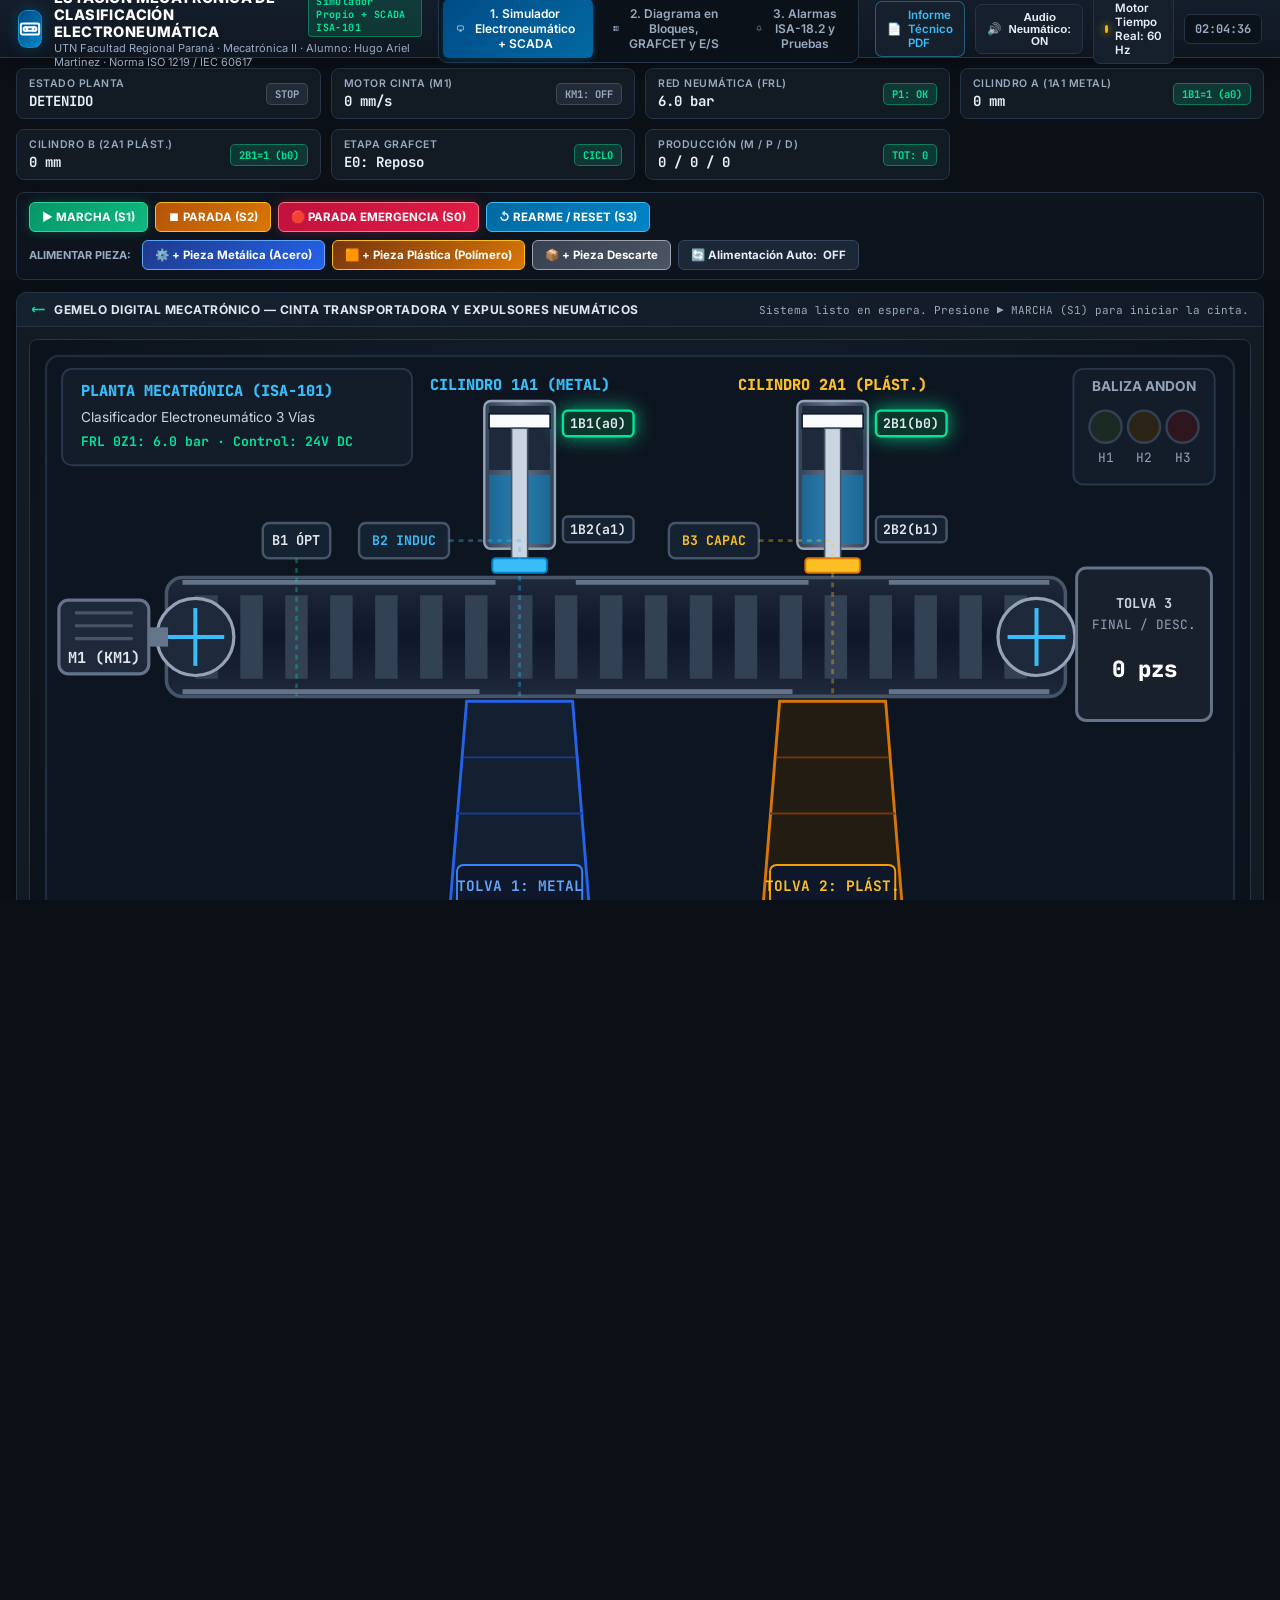
<file: index.html>
<!DOCTYPE html>
<html lang="es">
<head>
  <meta charset="UTF-8">
  <meta name="viewport" content="width=device-width, initial-scale=1.0">
  <title>MECATRÓNICA II — Simulador Electroneumático &amp; SCADA Clasificador Industrial</title>
  <link rel="stylesheet" href="css/styles.css">
  <link rel="preconnect" href="https://fonts.googleapis.com">
  <link rel="preconnect" href="https://fonts.gstatic.com" crossorigin>
  <link href="https://fonts.googleapis.com/css2?family=Inter:wght@400;500;600;700;800&family=JetBrains+Mono:wght@500;600;700&display=swap" rel="stylesheet">
</head>
<body>
  <div class="app">
    <!-- ==================== BARRA SUPERIOR INSTITUCIONAL ==================== -->
    <header class="topbar">
      <div class="brand">
        <div class="brand-logo">
          <svg width="22" height="22" viewBox="0 0 24 24" fill="none" stroke="#ffffff" stroke-width="2.2" stroke-linecap="round" stroke-linejoin="round">
            <rect x="2" y="6" width="20" height="12" rx="2"/>
            <circle cx="7" cy="12" r="2"/>
            <circle cx="17" cy="12" r="2"/>
            <path d="M7 10h10M7 14h10"/>
          </svg>
        </div>
        <div>
          <h1>
            ESTACIÓN MECATRÓNICA DE CLASIFICACIÓN ELECTRONEUMÁTICA
            <span class="brand-tag">Simulador Propio + SCADA ISA-101</span>
          </h1>
          <small>UTN Facultad Regional Paraná · Mecatrónica II · Alumno: Hugo Ariel Martinez · Norma ISO 1219 / IEC 60617</small>
        </div>
      </div>

      <nav class="tabs">
        <button class="tab active" data-view="estudio" id="tab-estudio">
          <svg width="15" height="15" viewBox="0 0 24 24" fill="none" stroke="currentColor" stroke-width="2"><rect x="2" y="3" width="20" height="14" rx="2"/><line x1="8" y1="21" x2="16" y2="21"/><line x1="12" y1="17" x2="12" y2="21"/></svg>
          1. Simulador Electroneumático + SCADA
        </button>
        <button class="tab" data-view="bloques" id="tab-bloques">
          <svg width="15" height="15" viewBox="0 0 24 24" fill="none" stroke="currentColor" stroke-width="2"><rect x="3" y="3" width="7" height="7"/><rect x="14" y="3" width="7" height="7"/><rect x="14" y="14" width="7" height="7"/><rect x="3" y="14" width="7" height="7"/></svg>
          2. Diagrama en Bloques, GRAFCET y E/S
        </button>
        <button class="tab" data-view="alarmas" id="tab-alarmas">
          <svg width="15" height="15" viewBox="0 0 24 24" fill="none" stroke="currentColor" stroke-width="2"><path d="M18 8A6 6 0 0 0 6 8c0 7-3 9-3 9h18s-3-2-3-9"/><path d="M13.73 21a2 2 0 0 1-3.46 0"/></svg>
          3. Alarmas ISA-18.2 y Pruebas
          <span class="badge" id="badge-alarmas" hidden>0</span>
        </button>
      </nav>

      <div class="top-right">
        <a class="pill" href="Resolucion/Informe_TP_Modelado_y_Simulacion_Mecatronica.pdf" target="_blank" rel="noopener" style="text-decoration:none; color:#38bdf8; border-color:rgba(56,189,248,0.4);" title="Abrir o Descargar el Informe Técnico Completo en PDF (6 páginas A4)">
          <span>📄</span>
          <span>Informe Técnico PDF</span>
        </a>
        <button class="pill" id="btn-toggle-audio" title="Activar / Silenciar Efectos Neumáticos y Sirena Web Audio API">
          <span id="ico-audio">🔊</span>
          <span id="txt-audio">Audio Neumático: ON</span>
        </button>
        <div class="pill" title="Motor de Simulación Física a 60 FPS">
          <span class="dot" id="dot-sim-state"></span>
          <span id="txt-sim-mode">Motor Tiempo Real: 60 Hz</span>
        </div>
        <div class="clock" id="clock-display">--:--:--</div>
      </div>
    </header>

    <!-- ==================== TIRA DE KPIs EN TIEMPO REAL ==================== -->
    <section class="kpi-strip">
      <div class="kpi-box">
        <div>
          <div class="kpi-label">Estado Planta</div>
          <div class="kpi-val" id="kpi-plant-state">REPOSO</div>
        </div>
        <span class="kpi-indicator" id="pill-plant-state">STOP</span>
      </div>
      <div class="kpi-box">
        <div>
          <div class="kpi-label">Motor Cinta (M1)</div>
          <div class="kpi-val" id="kpi-motor-m1">0 mm/s</div>
        </div>
        <span class="kpi-indicator" id="pill-motor-m1">KM1: 0</span>
      </div>
      <div class="kpi-box">
        <div>
          <div class="kpi-label">Red Neumática (FRL)</div>
          <div class="kpi-val" id="kpi-pressure">6.0 bar</div>
        </div>
        <span class="kpi-indicator on" id="pill-pressure">P1: OK</span>
      </div>
      <div class="kpi-box">
        <div>
          <div class="kpi-label">Cilindro A (1A1 Metal)</div>
          <div class="kpi-val" id="kpi-cyl-a">0 mm</div>
        </div>
        <span class="kpi-indicator" id="pill-cyl-a">1B1=1</span>
      </div>
      <div class="kpi-box">
        <div>
          <div class="kpi-label">Cilindro B (2A1 Plást.)</div>
          <div class="kpi-val" id="kpi-cyl-b">0 mm</div>
        </div>
        <span class="kpi-indicator" id="pill-cyl-b">2B1=1</span>
      </div>
      <div class="kpi-box">
        <div>
          <div class="kpi-label">Etapa GRAFCET</div>
          <div class="kpi-val" id="kpi-grafcet">E0: Espera</div>
        </div>
        <span class="kpi-indicator on" id="pill-grafcet">CICLO</span>
      </div>
      <div class="kpi-box">
        <div>
          <div class="kpi-label">Producción (M / P / D)</div>
          <div class="kpi-val" id="kpi-counters">0 / 0 / 0</div>
        </div>
        <span class="kpi-indicator on" id="pill-total-prod">TOT: 0</span>
      </div>
    </section>

    <!-- ======================================================================= -->
    <!-- VISTA 1: SIMULADOR ELECTRONEUMÁTICO + GEMELO DIGITAL SCADA              -->
    <!-- ======================================================================= -->
    <main class="view active" id="view-estudio">
      <!-- BARRA DE COMANDOS DE OPERACIÓN -->
      <div class="control-bar">
        <div class="btn-group">
          <button class="btn btn-start" id="btn-start" title="Pulsador de Marcha S1 (Arranca cinta y habilita ciclo automático)">
            ▶ MARCHA (S1)
          </button>
          <button class="btn btn-stop" id="btn-stop" title="Pulsador de Parada Normal S2">
            ⏹ PARADA (S2)
          </button>
          <button class="btn btn-estop" id="btn-estop" title="Seta de Parada de Emergencia S0 (Desenergiza KM1, 1Y1 y 2Y1)">
            🛑 PARADA EMERGENCIA (S0)
          </button>
          <button class="btn btn-reset" id="btn-reset" title="Rearme de Fallas y Condiciones Iniciales (S3)">
            ↺ REARME / RESET (S3)
          </button>
        </div>

        <div class="btn-group">
          <span style="font-size: 11px; color: var(--text-secondary); font-weight: 700; margin-right: 4px;">ALIMENTAR PIEZA:</span>
          <button class="btn btn-piece-metal" id="btn-spawn-metal" title="Depositar Pieza Metálica (Acero) en la cinta — Activa B1 y B2 ➔ Cilindro 1A1">
            ⚙️ + Pieza Metálica (Acero)
          </button>
          <button class="btn btn-piece-plastic" id="btn-spawn-plastic" title="Depositar Pieza Plástica (Polímero) en la cinta — Activa B1 y B3 ➔ Cilindro 2A1">
            🟧 + Pieza Plástica (Polímero)
          </button>
          <button class="btn btn-piece-reject" id="btn-spawn-reject" title="Depositar Pieza No Clasificable (Descarte) — Pasa hasta Tolva Final 3">
            📦 + Pieza Descarte
          </button>
          <button class="btn" id="btn-auto-feed" title="Generador continuo automático de piezas cada 4.5 segundos">
            🔄 Alimentación Auto: <span id="txt-auto-feed">OFF</span>
          </button>
        </div>
      </div>

      <!-- WORKSPACE DIVIDIDO: PLANTA SCADA (IZQ) + ESQUEMA ELECTRONEUMÁTICO (DER) -->
      <div class="main-workspace">
        
        <!-- COLUMNA IZQUIERDA: GEMELO DIGITAL + CRONOGRAMA ESPACIO-FASE -->
        <div class="col-stack">
          <!-- CARD 1: GEMELO DIGITAL 2D DE LA PLANTA -->
          <div class="card">
            <div class="card-header">
              <div class="card-title">
                <svg width="15" height="15" viewBox="0 0 24 24" fill="none" stroke="#00e599" stroke-width="2.2"><path d="M2 12h20M2 12l4-4m-4 4l4 4"/></svg>
                Gemelo Digital Mecatrónico — Cinta Transportadora y Expulsores Neumáticos
              </div>
              <div class="card-subtitle" id="txt-process-banner">Esperando orden de Marcha (S1)...</div>
            </div>
            <div class="card-body">
              <div class="svg-canvas-wrap">
                <svg id="svg-plant" viewBox="0 0 760 405" preserveAspectRatio="xMidYMid meet">
                  <defs>
                    <linearGradient id="beltGrad" x1="0%" y1="0%" x2="0%" y2="100%">
                      <stop offset="0%" stop-color="#1e293b"/>
                      <stop offset="50%" stop-color="#0f172a"/>
                      <stop offset="100%" stop-color="#1e293b"/>
                    </linearGradient>
                    <linearGradient id="cylBody" x1="0%" y1="0%" x2="100%" y2="0%">
                      <stop offset="0%" stop-color="#334155"/>
                      <stop offset="50%" stop-color="#64748b"/>
                      <stop offset="100%" stop-color="#334155"/>
                    </linearGradient>
                    <linearGradient id="metalPieceGrad" x1="0%" y1="0%" x2="100%" y2="100%">
                      <stop offset="0%" stop-color="#60a5fa"/>
                      <stop offset="50%" stop-color="#2563eb"/>
                      <stop offset="100%" stop-color="#1d4ed8"/>
                    </linearGradient>
                    <linearGradient id="plasticPieceGrad" x1="0%" y1="0%" x2="100%" y2="100%">
                      <stop offset="0%" stop-color="#fbbf24"/>
                      <stop offset="50%" stop-color="#f59e0b"/>
                      <stop offset="100%" stop-color="#b45309"/>
                    </linearGradient>
                  </defs>

                  <!-- Fondo Técnico de Celda Industrial -->
                  <rect x="10" y="10" width="740" height="385" rx="8" fill="#0d1520" stroke="#1e2d3d" stroke-width="1.5"/>

                  <!-- Cuadro Informativo Superior Izquierdo (100% libre de superposición con cilindros) -->
                  <g transform="translate(20, 18)">
                    <rect x="0" y="0" width="218" height="60" rx="6" fill="#131d2a" stroke="#28384c" stroke-width="1.2"/>
                    <text x="12" y="17" fill="#38bdf8" font-size="9.5" font-weight="800" font-family="JetBrains Mono">PLANTA MECATRÓNICA (ISA-101)</text>
                    <text x="12" y="33" fill="#cbd5e1" font-size="8.5" font-family="Inter">Clasificador Electroneumático 3 Vías</text>
                    <text x="12" y="48" fill="#00e599" font-size="8.2" font-weight="700" font-family="JetBrains Mono">FRL 0Z1: 6.0 bar · Control: 24V DC</text>
                  </g>

                  <!-- ==================== TORRETA LUMINOSA ANDON (H1, H2, H3) ==================== -->
                  <g transform="translate(650, 18)">
                    <rect x="0" y="0" width="88" height="72" rx="6" fill="#131d2a" stroke="#28384c" stroke-width="1.2"/>
                    <text x="44" y="14" fill="#94a3b8" font-size="8.5" font-weight="700" text-anchor="middle">BALIZA ANDON</text>
                    <!-- H1 Verde -->
                    <circle cx="20" cy="36" r="10" fill="#1b2a22" stroke="#334155" stroke-width="1.5" id="lamp-h1"/>
                    <text x="20" y="58" fill="#94a3b8" font-size="8" font-family="JetBrains Mono" text-anchor="middle">H1</text>
                    <!-- H2 Amarillo -->
                    <circle cx="44" cy="36" r="10" fill="#2c2517" stroke="#334155" stroke-width="1.5" id="lamp-h2"/>
                    <text x="44" y="58" fill="#94a3b8" font-size="8" font-family="JetBrains Mono" text-anchor="middle">H2</text>
                    <!-- H3 Rojo -->
                    <circle cx="68" cy="36" r="10" fill="#2d161e" stroke="#334155" stroke-width="1.5" id="lamp-h3"/>
                    <text x="68" y="58" fill="#94a3b8" font-size="8" font-family="JetBrains Mono" text-anchor="middle">H3</text>
                  </g>

                  <!-- ==================== CILINDRO A (1A1 - EXPULSOR METAL) ==================== -->
                  <g transform="translate(270, 22)">
                    <text x="35" y="9" fill="#38bdf8" font-size="9.5" font-weight="800" font-family="JetBrains Mono" text-anchor="middle">CILINDRO 1A1 (METAL)</text>
                    <!-- Camisa del cilindro -->
                    <rect x="13" y="16" width="44" height="92" rx="4" fill="url(#cylBody)" stroke="#94a3b8" stroke-width="1.5"/>
                    <!-- Cámara trasera y delantera coloreadas por presión -->
                    <rect x="16" y="19" width="38" height="40" fill="#1e293b" id="plant-cylA-cap"/>
                    <rect x="16" y="62" width="38" height="43" fill="#0284c7" opacity="0.55" id="plant-cylA-rod-cam"/>
                    <!-- Sensores Reed 1B1 (a0) y 1B2 (a1) -->
                    <rect x="62" y="22" width="44" height="16" rx="3" class="sensor-pill active" id="plant-sens-1b1"/>
                    <text x="84" y="33" fill="#e2e8f0" font-size="8.2" font-family="JetBrains Mono" font-weight="700" text-anchor="middle">1B1(a0)</text>
                    <rect x="62" y="88" width="44" height="16" rx="3" class="sensor-pill" id="plant-sens-1b2"/>
                    <text x="84" y="99" fill="#e2e8f0" font-size="8.2" font-family="JetBrains Mono" font-weight="700" text-anchor="middle">1B2(a1)</text>
                    <!-- Grupo móvil: Émbolo + Vástago + Empujador -->
                    <g id="plant-piston-a" transform="translate(0, 0)">
                      <rect x="16" y="24" width="38" height="9" fill="#f8fafc" stroke="#0f172a" stroke-width="1"/>
                      <rect x="30" y="33" width="10" height="82" fill="#cbd5e1" stroke="#475569" stroke-width="1"/>
                      <rect x="18" y="114" width="34" height="9" rx="2" fill="#38bdf8" stroke="#0284c7" stroke-width="1.2"/>
                    </g>
                  </g>

                  <!-- ==================== CILINDRO B (2A1 - EXPULSOR PLÁSTICO) ==================== -->
                  <g transform="translate(465, 22)">
                    <text x="35" y="9" fill="#fbbf24" font-size="9.5" font-weight="800" font-family="JetBrains Mono" text-anchor="middle">CILINDRO 2A1 (PLÁST.)</text>
                    <!-- Camisa del cilindro -->
                    <rect x="13" y="16" width="44" height="92" rx="4" fill="url(#cylBody)" stroke="#94a3b8" stroke-width="1.5"/>
                    <rect x="16" y="19" width="38" height="40" fill="#1e293b" id="plant-cylB-cap"/>
                    <rect x="16" y="62" width="38" height="43" fill="#0284c7" opacity="0.55" id="plant-cylB-rod-cam"/>
                    <!-- Sensores Reed 2B1 (b0) y 2B2 (b1) -->
                    <rect x="62" y="22" width="44" height="16" rx="3" class="sensor-pill active" id="plant-sens-2b1"/>
                    <text x="84" y="33" fill="#e2e8f0" font-size="8.2" font-family="JetBrains Mono" font-weight="700" text-anchor="middle">2B1(b0)</text>
                    <rect x="62" y="88" width="44" height="16" rx="3" class="sensor-pill" id="plant-sens-2b2"/>
                    <text x="84" y="99" fill="#e2e8f0" font-size="8.2" font-family="JetBrains Mono" font-weight="700" text-anchor="middle">2B2(b1)</text>
                    <!-- Grupo móvil: Émbolo + Vástago + Empujador -->
                    <g id="plant-piston-b" transform="translate(0, 0)">
                      <rect x="16" y="24" width="38" height="9" fill="#f8fafc" stroke="#0f172a" stroke-width="1"/>
                      <rect x="30" y="33" width="10" height="82" fill="#cbd5e1" stroke="#475569" stroke-width="1"/>
                      <rect x="18" y="114" width="34" height="9" rx="2" fill="#fbbf24" stroke="#d97706" stroke-width="1.2"/>
                    </g>
                  </g>

                  <!-- ==================== CINTA TRANSPORTADORA PRINCIPAL ==================== -->
                  <g transform="translate(85, 148)">
                    <!-- Bastidor metálico -->
                    <rect x="0" y="0" width="560" height="74" rx="10" fill="url(#beltGrad)" stroke="#475569" stroke-width="2.2"/>
                    <!-- Bandas de transporte animadas -->
                    <line x1="18" y1="37" x2="542" y2="37" stroke="#334155" stroke-width="52" stroke-dasharray="14 14" id="belt-stripes"/>
                    <!-- Guías laterales -->
                    <line x1="10" y1="3" x2="205" y2="3" stroke="#64748b" stroke-width="3"/>
                    <line x1="255" y1="3" x2="400" y2="3" stroke="#64748b" stroke-width="3"/>
                    <line x1="450" y1="3" x2="550" y2="3" stroke="#64748b" stroke-width="3"/>
                    <line x1="10" y1="71" x2="195" y2="71" stroke="#64748b" stroke-width="3"/>
                    <line x1="255" y1="71" x2="390" y2="71" stroke="#64748b" stroke-width="3"/>
                    <line x1="450" y1="71" x2="550" y2="71" stroke="#64748b" stroke-width="3"/>

                    <!-- Rodillo Motriz Izquierdo + Motor M1 -->
                    <circle cx="18" cy="37" r="24" fill="#1e293b" stroke="#94a3b8" stroke-width="2"/>
                    <g id="roller-left" transform="translate(18, 37)">
                      <line x1="-18" y1="0" x2="18" y2="0" stroke="#38bdf8" stroke-width="2.5"/>
                      <line x1="0" y1="-18" x2="0" y2="18" stroke="#38bdf8" stroke-width="2.5"/>
                    </g>

                    <!-- Rodillo Conducido Derecho -->
                    <circle cx="542" cy="37" r="24" fill="#1e293b" stroke="#94a3b8" stroke-width="2"/>
                    <g id="roller-right" transform="translate(542, 37)">
                      <line x1="-18" y1="0" x2="18" y2="0" stroke="#38bdf8" stroke-width="2.5"/>
                      <line x1="0" y1="-18" x2="0" y2="18" stroke="#38bdf8" stroke-width="2.5"/>
                    </g>
                  </g>

                  <!-- Motor Eléctrico M1 acoplado a la izquierda -->
                  <g transform="translate(18, 156)">
                    <rect x="0" y="6" width="56" height="46" rx="6" fill="#1e293b" stroke="#64748b" stroke-width="2" id="motor-m1-body"/>
                    <line x1="10" y1="14" x2="46" y2="14" stroke="#475569" stroke-width="2"/>
                    <line x1="10" y1="22" x2="46" y2="22" stroke="#475569" stroke-width="2"/>
                    <line x1="10" y1="30" x2="46" y2="30" stroke="#475569" stroke-width="2"/>
                    <text x="28" y="45" fill="#e2e8f0" font-size="9.5" font-family="JetBrains Mono" font-weight="700" text-anchor="middle">M1 (KM1)</text>
                    <rect x="56" y="23" width="12" height="12" fill="#64748b"/>
                  </g>

                  <!-- ==================== SENSORES EN CINTA (B1, B2, B3) ==================== -->
                  <!-- Sensor B1: Óptico Ingreso (x=155) -->
                  <g transform="translate(145, 114)">
                    <rect x="0" y="0" width="42" height="22" rx="4" class="sensor-pill" id="plant-sens-b1"/>
                    <text x="21" y="14" fill="#e2e8f0" font-size="8.5" font-family="JetBrains Mono" font-weight="700" text-anchor="middle">B1 ÓPT</text>
                    <line x1="21" y1="22" x2="21" y2="108" stroke="#00e599" stroke-width="1.5" stroke-dasharray="3 3" opacity="0.45" id="beam-b1"/>
                  </g>

                  <!-- Sensor B2: Inductivo Metal en Estación 1 (x=305) -->
                  <g transform="translate(205, 114)">
                    <rect x="0" y="0" width="56" height="22" rx="4" class="sensor-pill" id="plant-sens-b2"/>
                    <text x="28" y="14" fill="#38bdf8" font-size="8.2" font-family="JetBrains Mono" font-weight="700" text-anchor="middle">B2 INDUC</text>
                    <polyline points="56,11 100,11 100,108" fill="none" stroke="#38bdf8" stroke-width="1.8" stroke-dasharray="3 3" opacity="0.5" id="beam-b2"/>
                  </g>

                  <!-- Sensor B3: Capacitivo/Óptico Plástico en Estación 2 (x=500) -->
                  <g transform="translate(398, 114)">
                    <rect x="0" y="0" width="56" height="22" rx="4" class="sensor-pill" id="plant-sens-b3"/>
                    <text x="28" y="14" fill="#fbbf24" font-size="8.2" font-family="JetBrains Mono" font-weight="700" text-anchor="middle">B3 CAPAC</text>
                    <polyline points="56,11 102,11 102,108" fill="none" stroke="#fbbf24" stroke-width="1.8" stroke-dasharray="3 3" opacity="0.5" id="beam-b3"/>
                  </g>

                  <!-- ==================== RAMPAS Y CAJAS COLECTORAS ==================== -->
                  <!-- Rampa 1: Piezas Metálicas (x=270..340) -->
                  <g transform="translate(262, 225)">
                    <path d="M10,0 L76,0 L88,148 L-2,148 Z" fill="#132032" stroke="#2563eb" stroke-width="1.8"/>
                    <line x1="8" y1="35" x2="78" y2="35" stroke="#1e3a8a" stroke-width="1.2"/>
                    <line x1="4" y1="70" x2="82" y2="70" stroke="#1e3a8a" stroke-width="1.2"/>
                    <rect x="4" y="102" width="78" height="40" rx="4" fill="#0f172a" stroke="#3b82f6" stroke-width="1.2"/>
                    <text x="43" y="118" fill="#60a5fa" font-size="9" font-weight="700" font-family="JetBrains Mono" text-anchor="middle">TOLVA 1: METAL</text>
                    <text x="43" y="135" fill="#ffffff" font-size="13" font-weight="800" font-family="JetBrains Mono" text-anchor="middle" id="svg-cnt-metal">0 pzs</text>
                  </g>

                  <!-- Rampa 2: Piezas Plásticas (x=465..535) -->
                  <g transform="translate(457, 225)">
                    <path d="M10,0 L76,0 L88,148 L-2,148 Z" fill="#231c12" stroke="#d97706" stroke-width="1.8"/>
                    <line x1="8" y1="35" x2="78" y2="35" stroke="#78350f" stroke-width="1.2"/>
                    <line x1="4" y1="70" x2="82" y2="70" stroke="#78350f" stroke-width="1.2"/>
                    <rect x="4" y="102" width="78" height="40" rx="4" fill="#0f172a" stroke="#f59e0b" stroke-width="1.2"/>
                    <text x="43" y="118" fill="#fbbf24" font-size="9" font-weight="700" font-family="JetBrains Mono" text-anchor="middle">TOLVA 2: PLÁST.</text>
                    <text x="43" y="135" fill="#ffffff" font-size="13" font-weight="800" font-family="JetBrains Mono" text-anchor="middle" id="svg-cnt-plastic">0 pzs</text>
                  </g>

                  <!-- Tolva 3: Final de Línea / Descarte (x=655) -->
                  <g transform="translate(652, 142)">
                    <rect x="0" y="0" width="84" height="95" rx="6" fill="#18202c" stroke="#64748b" stroke-width="1.8"/>
                    <text x="42" y="25" fill="#cbd5e1" font-size="8.5" font-weight="700" font-family="JetBrains Mono" text-anchor="middle">TOLVA 3</text>
                    <text x="42" y="38" fill="#94a3b8" font-size="8" font-family="JetBrains Mono" text-anchor="middle">FINAL / DESC.</text>
                    <text x="42" y="68" fill="#ffffff" font-size="14" font-weight="800" font-family="JetBrains Mono" text-anchor="middle" id="svg-cnt-reject">0 pzs</text>
                  </g>

                  <!-- CAPA DINÁMICA DE PIEZAS EN MOVIMIENTO -->
                  <g id="pieces-layer"></g>
                </svg>
              </div>

              <!-- CONTROLES FÍSICOS DE LABORATORIO (PRESIÓN FRL Y VELOCIDAD ESTRANGULADORES) -->
              <div class="sliders-row">
                <div class="slider-box">
                  <label>Presión Red FRL (P1) <span id="lbl-slider-bar">6.0 bar</span></label>
                  <input type="range" id="slider-pressure" min="2.0" max="8.0" step="0.2" value="6.0">
                </div>
                <div class="slider-box">
                  <label>Regulador Caudal 1V2/2V2 <span id="lbl-slider-flow">80 %</span></label>
                  <input type="range" id="slider-flow" min="30" max="100" step="5" value="80">
                </div>
                <div class="slider-box">
                  <label>Velocidad Cinta M1 <span id="lbl-slider-belt">100 %</span></label>
                  <input type="range" id="slider-belt" min="50" max="150" step="10" value="100">
                </div>
              </div>
            </div>
          </div>

          <!-- CARD 2: DIAGRAMA ESPACIO-FASE EN VIVO -->
          <div class="card">
            <div class="card-header">
              <div class="card-title">
                <svg width="15" height="15" viewBox="0 0 24 24" fill="none" stroke="#38bdf8" stroke-width="2.2"><polyline points="22 12 18 12 15 21 9 3 6 12 2 12"/></svg>
                Diagrama Espacio-Fase y Señales en Tiempo Real (Cronograma Dinámico)
              </div>
              <div class="card-subtitle">Muestreo continuo de carrera (0..100 mm) y estados lógicos</div>
            </div>
            <div class="card-body" style="padding: 8px 12px;">
              <canvas id="canvas-state-diagram" width="680" height="165" style="width: 100%; height: 165px; background: #0b1119; border: 1px solid #223142; border-radius: 6px;"></canvas>
            </div>
          </div>
        </div>

        <!-- COLUMNA DERECHA: SIMULADOR ELECTRONEUMÁTICO EN VIVO (NEUMÁTICO ISO 1219 + ELÉCTRICO IEC 60617) -->
        <div class="col-stack">
          <div class="card" style="flex: 1;">
            <div class="card-header">
              <div class="card-title">
                <svg width="15" height="15" viewBox="0 0 24 24" fill="none" stroke="#ffb703" stroke-width="2.2"><path d="M13 2L3 14h9l-1 8 10-12h-9l1-8z"/></svg>
                Esquema Electroneumático Interactivo en Vivo — Norma ISO 1219 / IEC 60617
              </div>
              <div class="card-subtitle">Azul = Presión 6 bar · Rojo = Línea 24V activa (Click en S0, S1, S2)</div>
            </div>
            <div class="card-body">
              <div class="schematic-canvas-wrap">
                <svg id="svg-schematic" viewBox="0 0 780 610" preserveAspectRatio="xMidYMid meet">
                  <!-- ==================== SECCIÓN 1: CIRCUITO NEUMÁTICO DE POTENCIA (ISO 1219) ==================== -->
                  <rect x="10" y="8" width="760" height="292" rx="6" fill="rgba(15, 23, 42, 0.55)" stroke="#243548" stroke-width="1.2"/>
                  <text x="22" y="24" fill="#38bdf8" font-size="10.5" font-weight="800" font-family="JetBrains Mono">1. CIRCUITO NEUMÁTICO DE POTENCIA (NORMA ISO 1219-1)</text>

                  <!-- Regla de Posición Cilindro 1A1 -->
                  <g transform="translate(120, 44)">
                    <line x1="40" y1="8" x2="170" y2="8" stroke="#64748b" stroke-width="1.5"/>
                    <line x1="45" y1="2" x2="45" y2="14" stroke="#00e599" stroke-width="2"/>
                    <text x="45" y="-2" fill="#00e599" font-size="9" font-family="JetBrains Mono" font-weight="700" text-anchor="middle">1B1 (a0)</text>
                    <line x1="155" y1="2" x2="155" y2="14" stroke="#38bdf8" stroke-width="2"/>
                    <text x="155" y="-2" fill="#38bdf8" font-size="9" font-family="JetBrains Mono" font-weight="700" text-anchor="middle">1B2 (a1)</text>

                    <!-- Cilindro 1A1 Doble Efecto Horizontal -->
                    <text x="12" y="42" fill="#e2e8f0" font-size="11" font-weight="800" font-family="JetBrains Mono" text-anchor="end">1A1</text>
                    <rect x="20" y="20" width="120" height="42" fill="#162231" stroke="#cbd5e1" stroke-width="2"/>
                    <!-- Cámaras neumáticas izquierda (avance) y derecha (retroceso) -->
                    <rect x="22" y="22" width="16" height="38" fill="#1e293b" id="fsim-cylA-left"/>
                    <rect x="44" y="22" width="94" height="38" fill="#0077ff" opacity="0.45" id="fsim-cylA-right"/>
                    <!-- Émbolo + Vástago móvil -->
                    <g id="fsim-piston-a" transform="translate(0, 0)">
                      <rect x="38" y="21" width="8" height="40" fill="#f8fafc" stroke="#0f172a" stroke-width="1.2"/>
                      <rect x="46" y="37" width="115" height="8" fill="#e2e8f0" stroke="#475569" stroke-width="1.2"/>
                      <circle cx="42" cy="41" r="3" fill="#00e599"/>
                    </g>
                  </g>

                  <!-- Regla de Posición Cilindro 2A1 -->
                  <g transform="translate(475, 44)">
                    <line x1="40" y1="8" x2="170" y2="8" stroke="#64748b" stroke-width="1.5"/>
                    <line x1="45" y1="2" x2="45" y2="14" stroke="#00e599" stroke-width="2"/>
                    <text x="45" y="-2" fill="#00e599" font-size="9" font-family="JetBrains Mono" font-weight="700" text-anchor="middle">2B1 (b0)</text>
                    <line x1="155" y1="2" x2="155" y2="14" stroke="#fbbf24" stroke-width="2"/>
                    <text x="155" y="-2" fill="#fbbf24" font-size="9" font-family="JetBrains Mono" font-weight="700" text-anchor="middle">2B2 (b1)</text>

                    <!-- Cilindro 2A1 Doble Efecto Horizontal -->
                    <text x="12" y="42" fill="#e2e8f0" font-size="11" font-weight="800" font-family="JetBrains Mono" text-anchor="end">2A1</text>
                    <rect x="20" y="20" width="120" height="42" fill="#162231" stroke="#cbd5e1" stroke-width="2"/>
                    <rect x="22" y="22" width="16" height="38" fill="#1e293b" id="fsim-cylB-left"/>
                    <rect x="44" y="22" width="94" height="38" fill="#0077ff" opacity="0.45" id="fsim-cylB-right"/>
                    <!-- Émbolo + Vástago móvil -->
                    <g id="fsim-piston-b" transform="translate(0, 0)">
                      <rect x="38" y="21" width="8" height="40" fill="#f8fafc" stroke="#0f172a" stroke-width="1.2"/>
                      <rect x="46" y="37" width="115" height="8" fill="#e2e8f0" stroke="#475569" stroke-width="1.2"/>
                      <circle cx="42" cy="41" r="3" fill="#fbbf24"/>
                    </g>
                  </g>

                  <!-- Tuberías entre Válvulas 5/2 y Cilindros (1A1 y 2A1) -->
                  <!-- Vía 4 (Avance 1A1) y Vía 2 (Retroceso 1A1) -->
                  <path d="M150,184 L150,106" class="pneu-line exhaust" id="pipe-1A-4"/>
                  <path d="M248,184 L248,106" class="pneu-line pressurized" id="pipe-1A-2"/>
                  <!-- Estranguladores 1V2 / 1V3 -->
                  <rect x="140" y="128" width="20" height="22" rx="2" fill="#162231" stroke="#94a3b8" stroke-width="1.4"/>
                  <text x="134" y="143" fill="#94a3b8" font-size="8.5" font-family="JetBrains Mono" text-anchor="end">1V2</text>
                  <rect x="238" y="128" width="20" height="22" rx="2" fill="#162231" stroke="#94a3b8" stroke-width="1.4"/>
                  <text x="264" y="143" fill="#94a3b8" font-size="8.5" font-family="JetBrains Mono">1V3</text>

                  <!-- Vía 4 (Avance 2A1) y Vía 2 (Retroceso 2A1) -->
                  <path d="M505,184 L505,106" class="pneu-line exhaust" id="pipe-2A-4"/>
                  <path d="M603,184 L603,106" class="pneu-line pressurized" id="pipe-2A-2"/>
                  <!-- Estranguladores 2V2 / 2V3 -->
                  <rect x="495" y="128" width="20" height="22" rx="2" fill="#162231" stroke="#94a3b8" stroke-width="1.4"/>
                  <text x="489" y="143" fill="#94a3b8" font-size="8.5" font-family="JetBrains Mono" text-anchor="end">2V2</text>
                  <rect x="593" y="128" width="20" height="22" rx="2" fill="#162231" stroke="#94a3b8" stroke-width="1.4"/>
                  <text x="619" y="143" fill="#94a3b8" font-size="8.5" font-family="JetBrains Mono">2V3</text>

                  <!-- ==================== ELECTROVÁLVULA 5/2 MONOESTABLE 1V1 (1Y1) ==================== -->
                  <g transform="translate(125, 184)">
                    <text x="-21" y="2" fill="#cbd5e1" font-size="8.5" font-weight="700" font-family="JetBrains Mono" text-anchor="middle">1V1 (5/2)</text>
                    <!-- Solenoide 1Y1 (Izquierda) -->
                    <rect x="-42" y="8" width="42" height="28" rx="3" class="coil-box" id="fsim-sol-1y1"/>
                    <line x1="-32" y1="8" x2="-10" y2="36" stroke="#94a3b8" stroke-width="1.4"/>
                    <text x="-21" y="25" fill="#ffffff" font-size="9.5" font-family="JetBrains Mono" font-weight="700" text-anchor="middle">1Y1</text>

                    <!-- Cuerpo 2 posiciones (Cuadro Izq = Activo, Cuadro Der = Reposo) -->
                    <rect x="0" y="0" width="70" height="44" fill="#162231" stroke="#94a3b8" stroke-width="1.8" id="fsim-1v1-boxL"/>
                    <rect x="70" y="0" width="70" height="44" fill="#1e3a5f" stroke="#38bdf8" stroke-width="2" id="fsim-1v1-boxR"/>
                    <!-- Flechas internas Cuadro Izquierdo (1->4, 2->3) -->
                    <line x1="35" y1="44" x2="22" y2="4" stroke="#cbd5e1" stroke-width="1.6"/>
                    <line x1="52" y1="0" x2="52" y2="40" stroke="#94a3b8" stroke-width="1.6"/>
                    <!-- Flechas internas Cuadro Derecho (1->2, 4->5) -->
                    <line x1="105" y1="44" x2="122" y2="4" stroke="#38bdf8" stroke-width="1.8"/>
                    <line x1="88" y1="0" x2="88" y2="40" stroke="#94a3b8" stroke-width="1.6"/>
                    <!-- Resorte de retorno (Derecha) -->
                    <polyline points="140,14 147,8 154,28 161,8 168,28 174,18" fill="none" stroke="#cbd5e1" stroke-width="1.6"/>
                    <!-- Numeración ISO 4, 2, 5, 1, 3 -->
                    <text x="14" y="-4" fill="#94a3b8" font-size="8" font-family="JetBrains Mono">4</text>
                    <text x="130" y="-4" fill="#94a3b8" font-size="8" font-family="JetBrains Mono">2</text>
                    <text x="80" y="56" fill="#38bdf8" font-size="8" font-family="JetBrains Mono" font-weight="700">1(P)</text>
                    <!-- Silenciadores Escape 5 y 3 -->
                    <polygon points="18,44 12,56 24,56" fill="none" stroke="#38bdf8" stroke-width="1.4"/>
                    <polygon points="122,44 116,56 128,56" fill="none" stroke="#38bdf8" stroke-width="1.4"/>
                  </g>

                  <!-- ==================== ELECTROVÁLVULA 5/2 MONOESTABLE 2V1 (2Y1) ==================== -->
                  <g transform="translate(480, 184)">
                    <text x="-21" y="2" fill="#cbd5e1" font-size="8.5" font-weight="700" font-family="JetBrains Mono" text-anchor="middle">2V1 (5/2)</text>
                    <!-- Solenoide 2Y1 (Izquierda) -->
                    <rect x="-42" y="8" width="42" height="28" rx="3" class="coil-box" id="fsim-sol-2y1"/>
                    <line x1="-32" y1="8" x2="-10" y2="36" stroke="#94a3b8" stroke-width="1.4"/>
                    <text x="-21" y="25" fill="#ffffff" font-size="9.5" font-family="JetBrains Mono" font-weight="700" text-anchor="middle">2Y1</text>

                    <!-- Cuerpo 2 posiciones -->
                    <rect x="0" y="0" width="70" height="44" fill="#162231" stroke="#94a3b8" stroke-width="1.8" id="fsim-2v1-boxL"/>
                    <rect x="70" y="0" width="70" height="44" fill="#1e3a5f" stroke="#38bdf8" stroke-width="2" id="fsim-2v1-boxR"/>
                    <line x1="35" y1="44" x2="22" y2="4" stroke="#cbd5e1" stroke-width="1.6"/>
                    <line x1="52" y1="0" x2="52" y2="40" stroke="#94a3b8" stroke-width="1.6"/>
                    <line x1="105" y1="44" x2="122" y2="4" stroke="#38bdf8" stroke-width="1.8"/>
                    <line x1="88" y1="0" x2="88" y2="40" stroke="#94a3b8" stroke-width="1.6"/>
                    <!-- Resorte de retorno -->
                    <polyline points="140,14 147,8 154,28 161,8 168,28 174,18" fill="none" stroke="#cbd5e1" stroke-width="1.6"/>
                    <text x="14" y="-4" fill="#94a3b8" font-size="8" font-family="JetBrains Mono">4</text>
                    <text x="130" y="-4" fill="#94a3b8" font-size="8" font-family="JetBrains Mono">2</text>
                    <text x="80" y="56" fill="#38bdf8" font-size="8" font-family="JetBrains Mono" font-weight="700">1(P)</text>
                    <polygon points="18,44 12,56 24,56" fill="none" stroke="#38bdf8" stroke-width="1.4"/>
                    <polygon points="122,44 116,56 128,56" fill="none" stroke="#38bdf8" stroke-width="1.4"/>
                  </g>

                  <!-- Colector Principal de Aire Comprimido 6 bar + Unidad FRL (0Z1) + Presostato P1 -->
                  <path d="M195,224 L195,268 L550,268 L550,224" class="pneu-line pressurized" id="pipe-main-manifold"/>
                  <path d="M372,268 L372,290" class="pneu-line pressurized" id="pipe-frl-feed"/>
                  <g transform="translate(312, 248)">
                    <rect x="0" y="0" width="120" height="36" rx="4" fill="#132235" stroke="#00a6ff" stroke-width="1.8"/>
                    <polygon points="-14,18 -2,11 -2,25" fill="#00a6ff"/>
                    <text x="60" y="15" fill="#e2e8f0" font-size="9" font-weight="700" font-family="JetBrains Mono" text-anchor="middle">UNIDAD FRL (0Z1)</text>
                    <text x="60" y="29" fill="#00e599" font-size="9.5" font-weight="800" font-family="JetBrains Mono" text-anchor="middle" id="fsim-txt-bar">P1 = 6.0 bar (OK)</text>
                  </g>

                  <!-- ==================== SECCIÓN 2: CIRCUITO ELÉCTRICO DE MANDO (IEC 60617 — 24V DC) ==================== -->
                  <rect x="10" y="308" width="760" height="294" rx="6" fill="rgba(15, 23, 42, 0.55)" stroke="#243548" stroke-width="1.2"/>
                  <text x="22" y="326" fill="#ffb703" font-size="10.5" font-weight="800" font-family="JetBrains Mono">2. CIRCUITO ELÉCTRICO DE CONTROL Y LÓGICA SECUENCIAL (24V DC — IEC 60617)</text>

                  <!-- Riel +24V DC (Arriba) y Riel 0V (Abajo) -->
                  <line x1="35" y1="344" x2="745" y2="344" stroke="#ef4444" stroke-width="3"/>
                  <text x="20" y="341" fill="#ef4444" font-size="9.5" font-family="JetBrains Mono" font-weight="800">+24V</text>

                  <line x1="35" y1="578" x2="745" y2="578" stroke="#3b82f6" stroke-width="3"/>
                  <text x="20" y="582" fill="#3b82f6" font-size="9.5" font-family="JetBrains Mono" font-weight="800">0V</text>

                  <!-- LÍNEA 1 (x=80): Enclavamiento de Marcha General (S0, S2, S1 + K1, P1, /KF(S3) -> K1) -->
                  <g transform="translate(80, 344)">
                    <line x1="0" y1="0" x2="0" y2="234" class="elec-wire" id="wire-r1"/>
                    <!-- S0 Emergencia NC (Clickeable) -->
                    <rect x="-24" y="12" width="48" height="20" rx="3" class="sensor-pill active" id="fsim-sw-s0" style="cursor:pointer;"/>
                    <text x="0" y="25" fill="#fff" font-size="8.2" font-family="JetBrains Mono" font-weight="700" text-anchor="middle">S0 (NC)</text>
                    <!-- S2 Parada NC (Clickeable) -->
                    <rect x="-24" y="42" width="48" height="20" rx="3" class="sensor-pill active" id="fsim-sw-s2" style="cursor:pointer;"/>
                    <text x="0" y="55" fill="#fff" font-size="8.2" font-family="JetBrains Mono" font-weight="700" text-anchor="middle">S2 (NC)</text>
                    <!-- S1 Marcha NA / Retención K1 (Clickeable) -->
                    <rect x="-28" y="72" width="56" height="22" rx="3" class="sensor-pill" id="fsim-sw-s1" style="cursor:pointer;"/>
                    <text x="0" y="86" fill="#fff" font-size="8.2" font-family="JetBrains Mono" font-weight="700" text-anchor="middle">S1 + K1</text>
                    <!-- Presostato P1 -->
                    <rect x="-24" y="104" width="48" height="20" rx="3" class="sensor-pill active" id="fsim-sw-p1"/>
                    <text x="0" y="117" fill="#fff" font-size="8.2" font-family="JetBrains Mono" font-weight="700" text-anchor="middle">P1≥5b</text>
                    <!-- Permiso Rearme /KF (S3) -->
                    <rect x="-26" y="134" width="52" height="20" rx="3" class="sensor-pill active" id="fsim-ct-kf-nc" style="cursor:pointer;"/>
                    <text x="0" y="147" fill="#fff" font-size="8" font-family="JetBrains Mono" font-weight="700" text-anchor="middle">/KF(S3)</text>
                    <!-- Bobina Relé K1 (Sistema Activo) -->
                    <rect x="-22" y="185" width="44" height="30" rx="3" class="coil-box" id="fsim-coil-k1"/>
                    <text x="0" y="204" fill="#fff" font-size="9.5" font-family="JetBrains Mono" font-weight="700" text-anchor="middle">K1</text>
                  </g>

                  <!-- LÍNEA 2 (x=190): Motor Cinta KM1 y Validación B1 (K1 · 1B1 · 2B1 · /K2 · /K3 -> KM1 / KB1) -->
                  <g transform="translate(190, 344)">
                    <line x1="0" y1="0" x2="0" y2="234" class="elec-wire" id="wire-r2"/>
                    <rect x="-24" y="18" width="48" height="20" rx="3" class="sensor-pill" id="fsim-ct-k1-2"/>
                    <text x="0" y="31" fill="#fff" font-size="8.2" font-family="JetBrains Mono" font-weight="700" text-anchor="middle">K1 (NA)</text>

                    <rect x="-28" y="52" width="56" height="20" rx="3" class="sensor-pill" id="fsim-ct-b1-2"/>
                    <text x="0" y="65" fill="#fff" font-size="8" font-family="JetBrains Mono" font-weight="700" text-anchor="middle">B1 / KB1</text>

                    <rect x="-28" y="86" width="56" height="20" rx="3" class="sensor-pill active" id="fsim-ct-1b1-2"/>
                    <text x="0" y="99" fill="#fff" font-size="8.2" font-family="JetBrains Mono" font-weight="700" text-anchor="middle">1B1·2B1</text>

                    <rect x="-28" y="120" width="56" height="20" rx="3" class="sensor-pill active" id="fsim-ct-k2k3-nc"/>
                    <text x="0" y="133" fill="#fff" font-size="8.2" font-family="JetBrains Mono" font-weight="700" text-anchor="middle">/K2·/K3</text>

                    <rect x="-22" y="185" width="44" height="30" rx="3" class="coil-box" id="fsim-coil-km1"/>
                    <text x="0" y="204" fill="#fff" font-size="9.5" font-family="JetBrains Mono" font-weight="700" text-anchor="middle">KM1</text>
                  </g>

                  <!-- LÍNEA 3 (x=310): Detección Metal y Disparo 1A1+ (K1 · KB1(B1) · B2 · 1B1 + K2 · /1B2 -> K2 / 1Y1) -->
                  <g transform="translate(310, 344)">
                    <line x1="0" y1="0" x2="0" y2="234" class="elec-wire" id="wire-r3"/>
                    <rect x="-28" y="18" width="56" height="20" rx="3" class="sensor-pill" id="fsim-ct-kb1-a"/>
                    <text x="0" y="31" fill="#fff" font-size="8" font-family="JetBrains Mono" font-weight="700" text-anchor="middle">KB1 (B1)</text>

                    <rect x="-26" y="52" width="52" height="20" rx="3" class="sensor-pill" id="fsim-ct-b2"/>
                    <text x="0" y="65" fill="#fff" font-size="8.2" font-family="JetBrains Mono" font-weight="700" text-anchor="middle">B2 (IND)</text>

                    <rect x="-26" y="86" width="52" height="20" rx="3" class="sensor-pill active" id="fsim-ct-1b1"/>
                    <text x="0" y="99" fill="#fff" font-size="8.2" font-family="JetBrains Mono" font-weight="700" text-anchor="middle">1B1 (a0)</text>

                    <rect x="-26" y="120" width="52" height="20" rx="3" class="sensor-pill active" id="fsim-ct-1b2-nc"/>
                    <text x="0" y="133" fill="#fff" font-size="8.2" font-family="JetBrains Mono" font-weight="700" text-anchor="middle">/1B2(a1)</text>

                    <rect x="-26" y="185" width="52" height="30" rx="3" class="coil-box" id="fsim-coil-1y1"/>
                    <text x="0" y="204" fill="#fff" font-size="9.5" font-family="JetBrains Mono" font-weight="700" text-anchor="middle">1Y1/K2</text>
                  </g>

                  <!-- LÍNEA 4 (x=435): Detección Plástico y Disparo 2A1+ (K1 · KB1(B1) · B3 · 2B1 + K3 · /2B2 -> K3 / 2Y1) -->
                  <g transform="translate(435, 344)">
                    <line x1="0" y1="0" x2="0" y2="234" class="elec-wire" id="wire-r4"/>
                    <rect x="-28" y="18" width="56" height="20" rx="3" class="sensor-pill" id="fsim-ct-kb1-b"/>
                    <text x="0" y="31" fill="#fff" font-size="8" font-family="JetBrains Mono" font-weight="700" text-anchor="middle">KB1 (B1)</text>

                    <rect x="-26" y="52" width="52" height="20" rx="3" class="sensor-pill" id="fsim-ct-b3"/>
                    <text x="0" y="65" fill="#fff" font-size="8.2" font-family="JetBrains Mono" font-weight="700" text-anchor="middle">B3 (CAP)</text>

                    <rect x="-26" y="86" width="52" height="20" rx="3" class="sensor-pill active" id="fsim-ct-2b1"/>
                    <text x="0" y="99" fill="#fff" font-size="8.2" font-family="JetBrains Mono" font-weight="700" text-anchor="middle">2B1 (b0)</text>

                    <rect x="-26" y="120" width="52" height="20" rx="3" class="sensor-pill active" id="fsim-ct-2b2-nc"/>
                    <text x="0" y="133" fill="#fff" font-size="8.2" font-family="JetBrains Mono" font-weight="700" text-anchor="middle">/2B2(b1)</text>

                    <rect x="-26" y="185" width="52" height="30" rx="3" class="coil-box" id="fsim-coil-2y1"/>
                    <text x="0" y="204" fill="#fff" font-size="9.5" font-family="JetBrains Mono" font-weight="700" text-anchor="middle">2Y1/K3</text>
                  </g>

                  <!-- LÍNEA 5 (x=555): Indicador Luminoso Verde H1 (Marcha) -->
                  <g transform="translate(555, 344)">
                    <line x1="0" y1="0" x2="0" y2="234" class="elec-wire" id="wire-r5"/>
                    <rect x="-24" y="45" width="48" height="22" rx="3" class="sensor-pill" id="fsim-ct-h1"/>
                    <text x="0" y="59" fill="#fff" font-size="8.5" font-family="JetBrains Mono" font-weight="700" text-anchor="middle">K1 (NA)</text>

                    <circle cx="0" cy="200" r="15" class="coil-box" id="fsim-coil-h1"/>
                    <text x="0" y="204" fill="#fff" font-size="9.5" font-family="JetBrains Mono" font-weight="700" text-anchor="middle">H1</text>
                  </g>

                  <!-- LÍNEA 6 (x=640): Indicador Amarillo H2 (Clasificando) -->
                  <g transform="translate(640, 344)">
                    <line x1="0" y1="0" x2="0" y2="234" class="elec-wire" id="wire-r6"/>
                    <rect x="-26" y="45" width="52" height="22" rx="3" class="sensor-pill" id="fsim-ct-h2"/>
                    <text x="0" y="59" fill="#fff" font-size="8.5" font-family="JetBrains Mono" font-weight="700" text-anchor="middle">K2+K3</text>

                    <circle cx="0" cy="200" r="15" class="coil-box" id="fsim-coil-h2"/>
                    <text x="0" y="204" fill="#fff" font-size="9.5" font-family="JetBrains Mono" font-weight="700" text-anchor="middle">H2</text>
                  </g>

                  <!-- LÍNEA 7 (x=720): Relé de Falla KF y Baliza Roja H3 (/S0 + /P1 + KF) · /S3 -->
                  <g transform="translate(720, 344)">
                    <line x1="0" y1="0" x2="0" y2="234" class="elec-wire" id="wire-r7"/>
                    <rect x="-26" y="34" width="52" height="20" rx="3" class="sensor-pill" id="fsim-ct-h3"/>
                    <text x="0" y="47" fill="#fff" font-size="8" font-family="JetBrains Mono" font-weight="700" text-anchor="middle">/S0+/P1</text>

                    <rect x="-26" y="72" width="52" height="20" rx="3" class="sensor-pill active" id="fsim-sw-s3" style="cursor:pointer;"/>
                    <text x="0" y="85" fill="#fff" font-size="8" font-family="JetBrains Mono" font-weight="700" text-anchor="middle">/S3(RST)</text>

                    <circle cx="0" cy="200" r="15" class="coil-box" id="fsim-coil-h3"/>
                    <text x="0" y="204" fill="#fff" font-size="8.5" font-family="JetBrains Mono" font-weight="700" text-anchor="middle">KF/H3</text>
                  </g>

                  <!-- Etiquetas inferiores de ramas eléctricas -->
                  <text x="80" y="595" fill="#94a3b8" font-size="8" font-family="JetBrains Mono" font-weight="700" text-anchor="middle">1: Marcha K1</text>
                  <text x="190" y="595" fill="#94a3b8" font-size="8" font-family="JetBrains Mono" font-weight="700" text-anchor="middle">2: Cinta KM1</text>
                  <text x="310" y="595" fill="#38bdf8" font-size="8" font-family="JetBrains Mono" font-weight="700" text-anchor="middle">3: Metal 1Y1</text>
                  <text x="435" y="595" fill="#fbbf24" font-size="8" font-family="JetBrains Mono" font-weight="700" text-anchor="middle">4: Plást. 2Y1</text>
                  <text x="555" y="595" fill="#00e599" font-size="8" font-family="JetBrains Mono" font-weight="700" text-anchor="middle">5: Verde H1</text>
                  <text x="640" y="595" fill="#ffb703" font-size="8" font-family="JetBrains Mono" font-weight="700" text-anchor="middle">6: Ciclo H2</text>
                  <text x="720" y="595" fill="#ff385c" font-size="8" font-family="JetBrains Mono" font-weight="700" text-anchor="middle">7: Falla H3</text>
                </svg>
              </div>

              <!-- PANEL INFERIOR DE ESTADO DE ENTRADAS Y SALIDAS FÍSICAS -->
              <div class="io-grid">
                <div class="io-panel">
                  <h4><span>Entradas Digitales y Sensores (%I)</span> <span class="mono">24V DC</span></h4>
                  <div class="io-list">
                    <div class="io-item"><span><b class="io-tag">S0</b> Emergencia (NC)</span><span class="io-led on" id="led-s0"></span></div>
                    <div class="io-item"><span><b class="io-tag">S1</b> Puls. Marcha</span><span class="io-led" id="led-s1"></span></div>
                    <div class="io-item"><span><b class="io-tag">B1</b> Óptico Inicio</span><span class="io-led" id="led-b1"></span></div>
                    <div class="io-item"><span><b class="io-tag">B2</b> Inductivo Metal</span><span class="io-led" id="led-b2"></span></div>
                    <div class="io-item"><span><b class="io-tag">B3</b> Capacit. Plást.</span><span class="io-led" id="led-b3"></span></div>
                    <div class="io-item"><span><b class="io-tag">P1</b> Presostato ≥5b</span><span class="io-led on" id="led-p1"></span></div>
                    <div class="io-item"><span><b class="io-tag">1B1 / 1B2</b> Cil. A</span><span class="mono" id="txt-io-1b">a0=1 a1=0</span></div>
                    <div class="io-item"><span><b class="io-tag">2B1 / 2B2</b> Cil. B</span><span class="mono" id="txt-io-2b">b0=1 b1=0</span></div>
                  </div>
                </div>
                <div class="io-panel">
                  <h4><span>Salidas a Actuadores y Electroválvulas (%Q)</span> <span class="mono">Relé / Sol.</span></h4>
                  <div class="io-list">
                    <div class="io-item"><span><b class="io-tag">KM1</b> Motor Cinta M1</span><span class="io-led" id="led-km1"></span></div>
                    <div class="io-item"><span><b class="io-tag">1Y1</b> EV 5/2 Cil. 1A1</span><span class="io-led" id="led-1y1"></span></div>
                    <div class="io-item"><span><b class="io-tag">2Y1</b> EV 5/2 Cil. 2A1</span><span class="io-led" id="led-2y1"></span></div>
                    <div class="io-item"><span><b class="io-tag">K1</b> Memoria Marcha</span><span class="io-led" id="led-k1"></span></div>
                    <div class="io-item"><span><b class="io-tag">H1</b> Piloto Verde</span><span class="io-led" id="led-h1"></span></div>
                    <div class="io-item"><span><b class="io-tag">H2</b> Piloto Proceso</span><span class="io-led" id="led-h2"></span></div>
                    <div class="io-item"><span><b class="io-tag">H3</b> Baliza Alarma</span><span class="io-led" id="led-h3"></span></div>
                    <div class="io-item"><span><b class="io-tag">CICLO</b> Tiempo Expuls.</span><span class="mono" id="txt-cycle-ms">0.85 s</span></div>
                  </div>
                </div>
              </div>
            </div>
          </div>
        </div>

      </div>
    </main>

    <!-- ======================================================================= -->
    <!-- VISTA 2: DIAGRAMA EN BLOQUES, GRAFCET Y TABLA MAESTRA DE E/S            -->
    <!-- ======================================================================= -->
    <section class="view" id="view-bloques">
      <div class="card">
        <div class="card-header">
          <div class="card-title">Diagrama en Bloques Funcional del Sistema Mecatrónico (Interactivo en Tiempo Real)</div>
          <div class="card-subtitle">Cumplimiento Consigna Puntos 2, 3 y 4 — Flujo de Señal, Energía Neumática/Eléctrica y Realimentación</div>
        </div>
        <div class="card-body">
          <div class="svg-canvas-wrap" style="padding: 10px;">
            <svg viewBox="0 0 980 265" preserveAspectRatio="xMidYMid meet">
              <!-- Fuente de Energía Eléctrica y Neumática -->
              <rect x="310" y="10" width="360" height="44" rx="6" fill="#132235" stroke="#00b4d8" stroke-width="1.8"/>
              <text x="490" y="28" fill="#38bdf8" font-size="10.5" font-weight="800" font-family="JetBrains Mono" text-anchor="middle">FUENTES DE ENERGÍA DEL SISTEMA MECATRÓNICO</text>
              <text x="490" y="44" fill="#cbd5e1" font-size="9.5" font-family="Inter" text-anchor="middle">Fuente DC 24V (Mando) · Red Trifásica/DC (Motor M1) · Compresor + FRL 6.0 bar (Neumática)</text>
              <line x1="400" y1="54" x2="400" y2="85" stroke="#00b4d8" stroke-width="2" stroke-dasharray="4 3"/>
              <line x1="590" y1="54" x2="590" y2="85" stroke="#00b4d8" stroke-width="2" stroke-dasharray="4 3"/>

              <!-- Bloque 1: ENTRADAS -->
              <rect x="20" y="85" width="205" height="105" rx="8" fill="#142030" stroke="#00e599" stroke-width="2" id="blk-inputs"/>
              <text x="122" y="106" fill="#00e599" font-size="11" font-weight="800" font-family="JetBrains Mono" text-anchor="middle">1. ENTRADAS (SENSORES)</text>
              <text x="32" y="126" fill="#e2e8f0" font-size="9.5">• Mandos: S1, S2, S3 (Reset), S0</text>
              <text x="32" y="142" fill="#e2e8f0" font-size="9.5">• Validación y Conteo: B1 (Óptico)</text>
              <text x="32" y="158" fill="#e2e8f0" font-size="9.5">• Material: B2 (Inductivo), B3 (Capacit.)</text>
              <text x="32" y="174" fill="#e2e8f0" font-size="9.5">• Fines Carrera: 1B1/1B2, 2B1/2B2, P1</text>

              <line x1="225" y1="137" x2="275" y2="137" stroke="#00e599" stroke-width="2.5"/>
              <polygon points="275,137 265,132 265,142" fill="#00e599"/>

              <!-- Bloque 2: UNIDAD DE CONTROL / PROCESO -->
              <rect x="275" y="85" width="215" height="105" rx="8" fill="#142030" stroke="#38bdf8" stroke-width="2" id="blk-control"/>
              <text x="382" y="106" fill="#38bdf8" font-size="11" font-weight="800" font-family="JetBrains Mono" text-anchor="middle">2. PROCESO / CONTROL</text>
              <text x="287" y="126" fill="#e2e8f0" font-size="9.5">• Enclavamiento K1 y Falla KF (S3)</text>
              <text x="287" y="142" fill="#e2e8f0" font-size="9.5">• Permiso de Tránsito KB1 (Sensor B1)</text>
              <text x="287" y="158" fill="#e2e8f0" font-size="9.5">• Discriminación Metal (K2) / Plást. (K3)</text>
              <text x="287" y="174" fill="#e2e8f0" font-size="9.5">• Secuencia A+ A- y B+ B-</text>

              <line x1="490" y1="137" x2="540" y2="137" stroke="#38bdf8" stroke-width="2.5"/>
              <polygon points="540,137 530,132 530,142" fill="#38bdf8"/>

              <!-- Bloque 3: PREACTUADORES -->
              <rect x="540" y="85" width="195" height="105" rx="8" fill="#142030" stroke="#ffb703" stroke-width="2" id="blk-valves"/>
              <text x="637" y="106" fill="#ffb703" font-size="11" font-weight="800" font-family="JetBrains Mono" text-anchor="middle">3. PRE-ACTUADORES</text>
              <text x="552" y="126" fill="#e2e8f0" font-size="9.5">• Contactor KM1 (Motor Cinta)</text>
              <text x="552" y="142" fill="#e2e8f0" font-size="9.5">• Electroválvula 5/2 1V1 (Sol. 1Y1)</text>
              <text x="552" y="158" fill="#e2e8f0" font-size="9.5">• Electroválvula 5/2 2V1 (Sol. 2Y1)</text>
              <text x="552" y="174" fill="#e2e8f0" font-size="9.5">• Reguladores caudal 1V2, 2V2</text>

              <line x1="735" y1="137" x2="780" y2="137" stroke="#ffb703" stroke-width="2.5"/>
              <polygon points="780,137 770,132 770,142" fill="#ffb703"/>

              <!-- Bloque 4: SALIDAS / ACTUADORES -->
              <rect x="780" y="85" width="180" height="105" rx="8" fill="#142030" stroke="#f43f5e" stroke-width="2" id="blk-outputs"/>
              <text x="870" y="106" fill="#fb7185" font-size="11" font-weight="800" font-family="JetBrains Mono" text-anchor="middle">4. SALIDAS (PLANTA)</text>
              <text x="792" y="126" fill="#e2e8f0" font-size="9.5">• Motor M1 (Avance de Cinta)</text>
              <text x="792" y="142" fill="#e2e8f0" font-size="9.5">• Cilindro 1A1 (Expulsa Metal)</text>
              <text x="792" y="158" fill="#e2e8f0" font-size="9.5">• Cilindro 2A1 (Expulsa Plástico)</text>
              <text x="792" y="174" fill="#e2e8f0" font-size="9.5">• Señalización H1, H2, H3</text>

              <!-- Lazo de Realimentación (Feedback de Fines de Carrera Magnéticos y Sensores) -->
              <path d="M870,190 L870,238 L122,238 L122,190" fill="none" stroke="#a855f7" stroke-width="2.2" stroke-dasharray="6 4"/>
              <polygon points="122,190 117,200 127,200" fill="#a855f7"/>
              <rect x="260" y="222" width="470" height="26" rx="5" fill="#1e1b2e" stroke="#a855f7" stroke-width="1.5"/>
              <text x="495" y="239" fill="#e9d5ff" font-size="9.5" font-weight="700" font-family="JetBrains Mono" text-anchor="middle">LAZO DE REALIMENTACIÓN: Posición Vástagos (1B1/1B2, 2B1/2B2) y Presencia</text>
            </svg>
          </div>
        </div>
      </div>

      <!-- TABLA COMPLETA DE IDENTIFICACIÓN DE ENTRADAS, PROCESO Y SALIDAS -->
      <div class="card">
        <div class="card-header">
          <div class="card-title">Identificación Detallada de Entradas, Proceso y Salidas del Sistema</div>
          <div class="card-subtitle">Nomenclatura normalizada según ISO 1219-2 / IEC 61131-3</div>
        </div>
        <div class="card-body">
          <table class="data-table">
            <thead>
              <tr>
                <th>Categoría</th>
                <th>Símbolo ISO / PLC</th>
                <th>Componente Físico</th>
                <th>Tipo de Señal</th>
                <th>Función en el Sistema Mecatrónico</th>
              </tr>
            </thead>
            <tbody>
              <tr>
                <td><span class="state-pill" style="background:rgba(0,229,153,0.15);color:#00e599;">ENTRADA (Mando)</span></td>
                <td class="mono"><b>S1</b> (%I0.1)</td>
                <td>Pulsador luminoso verde NA</td>
                <td>Digital 24V DC (NA)</td>
                <td>Inicia el ciclo automático de transporte y clasificación al enclavar K1.</td>
              </tr>
              <tr>
                <td><span class="state-pill" style="background:rgba(0,229,153,0.15);color:#00e599;">ENTRADA (Mando)</span></td>
                <td class="mono"><b>S2</b> (%I0.2)</td>
                <td>Pulsador rojo NC de parada</td>
                <td>Digital 24V DC (NC)</td>
                <td>Detiene el ciclo normal desenclavando la memoria de marcha K1.</td>
              </tr>
              <tr>
                <td><span class="state-pill" style="background:rgba(255,56,92,0.18);color:#ff385c;">ENTRADA (Seguridad)</span></td>
                <td class="mono"><b>S0</b> (%I0.0)</td>
                <td>Seta Parada de Emergencia NC</td>
                <td>Digital Fail-Safe (NC)</td>
                <td>Corta inmediatamente el suministro de mando ante riesgo, retrayendo cilindros por muelle y enclavando el relé de bloqueo por falla <b>KF</b>.</td>
              </tr>
              <tr>
                <td><span class="state-pill" style="background:rgba(0,229,153,0.15);color:#00e599;">ENTRADA (Mando)</span></td>
                <td class="mono"><b>S3</b> (%I0.7)</td>
                <td>Pulsador azul NA de Rearme / Reset</td>
                <td>Digital 24V DC (NA)</td>
                <td>Desenclava la memoria de falla <b>KF</b> (<span class="mono">KF = (/S0 + /P1 + KF) · /S3</span>) tras normalizar una emergencia o baja presión, restituyendo el permiso de arranque en <b>K1</b>.</td>
              </tr>
              <tr>
                <td><span class="state-pill" style="background:rgba(0,180,216,0.15);color:#38bdf8;">ENTRADA (Sensor)</span></td>
                <td class="mono"><b>B1</b> (%I0.3)</td>
                <td>Sensor Fotoeléctrico de Barrera</td>
                <td>Digital PNP 24V DC</td>
                <td><b>Validación de Pieza en Tránsito y Conteo:</b> Al detectar ingreso en cabecera, enclava el relé auxiliar <b>KB1</b> (que habilita los expulsores <b>K2/K3</b> evitando disparos falsos en B2/B3) e incrementa el contador de lote entrante.</td>
              </tr>
              <tr>
                <td><span class="state-pill" style="background:rgba(0,180,216,0.15);color:#38bdf8;">ENTRADA (Sensor)</span></td>
                <td class="mono"><b>B2</b> (%I0.4)</td>
                <td>Sensor de Proximidad Inductivo</td>
                <td>Digital PNP 24V DC</td>
                <td>Detecta exclusivamente piezas <b>Metálicas</b> frente a la Estación Expulsora 1 (Cilindro 1A1).</td>
              </tr>
              <tr>
                <td><span class="state-pill" style="background:rgba(0,180,216,0.15);color:#38bdf8;">ENTRADA (Sensor)</span></td>
                <td class="mono"><b>B3</b> (%I0.5)</td>
                <td>Sensor Capacitivo / Óptico Difuso</td>
                <td>Digital PNP 24V DC</td>
                <td>Detecta piezas <b>Plásticas (Polímero)</b> que llegan a la Estación Expulsora 2 (Cilindro 2A1).</td>
              </tr>
              <tr>
                <td><span class="state-pill" style="background:rgba(168,85,247,0.18);color:#d8b4fe;">ENTRADA (Fin Carrera)</span></td>
                <td class="mono"><b>1B1 (a0) / 1B2 (a1)</b></td>
                <td>Detectores Magnéticos Reed en 1A1</td>
                <td>Digital 24V DC</td>
                <td>Confirman cilindro 1A1 retraído (0 mm) para habilitar cinta, y extendido (100 mm) para ordenar retorno A-.</td>
              </tr>
              <tr>
                <td><span class="state-pill" style="background:rgba(168,85,247,0.18);color:#d8b4fe;">ENTRADA (Fin Carrera)</span></td>
                <td class="mono"><b>2B1 (b0) / 2B2 (b1)</b></td>
                <td>Detectores Magnéticos Reed en 2A1</td>
                <td>Digital 24V DC</td>
                <td>Confirman cilindro 2A1 retraído (0 mm) para habilitar cinta, y extendido (100 mm) para ordenar retorno B-.</td>
              </tr>
              <tr>
                <td><span class="state-pill" style="background:rgba(255,183,3,0.16);color:#ffb703;">SALIDA (Actuador)</span></td>
                <td class="mono"><b>KM1 ➔ Motor M1</b> (%Q0.0)</td>
                <td>Contactor y Motorreductor Cinta</td>
                <td>Potencia Eléctrica</td>
                <td>Tracciona la banda transportadora trasladando las piezas por el túnel de sensores.</td>
              </tr>
              <tr>
                <td><span class="state-pill" style="background:rgba(255,183,3,0.16);color:#ffb703;">SALIDA (Neumática)</span></td>
                <td class="mono"><b>1Y1 ➔ EV 1V1 ➔ Cil. 1A1</b></td>
                <td>Electroválvula 5/2 + Cilindro Doble Efecto</td>
                <td>24V DC ➔ Aire 6 bar</td>
                <td>Conmuta la válvula 5/2 para extender el vástago 1A1 (A+) y desviar piezas metálicas a Tolva 1.</td>
              </tr>
              <tr>
                <td><span class="state-pill" style="background:rgba(255,183,3,0.16);color:#ffb703;">SALIDA (Neumática)</span></td>
                <td class="mono"><b>2Y1 ➔ EV 2V1 ➔ Cil. 2A1</b></td>
                <td>Electroválvula 5/2 + Cilindro Doble Efecto</td>
                <td>24V DC ➔ Aire 6 bar</td>
                <td>Conmuta la válvula 5/2 para extender el vástago 2A1 (B+) y desviar piezas plásticas a Tolva 2.</td>
              </tr>
              <tr>
                <td><span class="state-pill" style="background:rgba(255,183,3,0.16);color:#ffb703;">SALIDA (Óptica)</span></td>
                <td class="mono"><b>H1 / H2 / H3</b> (%Q0.3..5)</td>
                <td>Baliza Industrial Andon 3 Colores</td>
                <td>24V DC LED</td>
                <td>H1 (Verde): Marcha activa · H2 (Amarillo): Expulsión en curso · H3 (Rojo): Falla / Parada Emergencia.</td>
              </tr>
            </tbody>
          </table>
        </div>
      </div>

      <!-- TABLA DE POLARIDADES Y MATRIZ DE TRAZABILIDAD V&V -->
      <div class="main-workspace" style="grid-template-columns: 1fr 1.25fr;">
        <div class="card">
          <div class="card-header">
            <div class="card-title">Tabla de Polaridades y Convención Lógica (IEC 61131-3)</div>
            <div class="card-subtitle">Estado físico de contactos vs. interpretación booleana</div>
          </div>
          <div class="card-body">
            <table class="data-table">
              <thead>
                <tr>
                  <th>Señal</th>
                  <th>Contacto Físico</th>
                  <th>Estado en Reposo</th>
                  <th>Interpretación Lógica</th>
                </tr>
              </thead>
              <tbody>
                <tr><td class="mono"><b>S0</b></td><td>NC (Fail-Safe)</td><td>Cerrado (24V)</td><td><span class="mono">1</span> = Sin emergencia (<span class="mono">0</span> = Parada S0)</td></tr>
                <tr><td class="mono"><b>S2</b></td><td>NC (Parada)</td><td>Cerrado (24V)</td><td><span class="mono">1</span> = Sin parada (<span class="mono">0</span> = Orden parada)</td></tr>
                <tr><td class="mono"><b>S1</b></td><td>NA (Marcha)</td><td>Abierto (0V)</td><td><span class="mono">1</span> = Pulso de arranque ciclo</td></tr>
                <tr><td class="mono"><b>S3</b></td><td>NA (Rearme)</td><td>Abierto (0V)</td><td><span class="mono">1</span> = Pulso reset de alarma KF</td></tr>
                <tr><td class="mono"><b>P1</b></td><td>NA (Presostato)</td><td>Cerrado a 6 bar</td><td><span class="mono">1</span> = Presión válida (≥ 5.0 bar)</td></tr>
                <tr><td class="mono"><b>B1 / B2 / B3</b></td><td>PNP NA</td><td>Abierto (0V)</td><td><span class="mono">1</span> = Pieza detectada (Ingreso/Metal/Plást.)</td></tr>
                <tr><td class="mono"><b>1B1 / 2B1</b></td><td>Reed NA (0 mm)</td><td>Cerrado (Pisado)</td><td><span class="mono">1</span> = Cilindro retraído en origen</td></tr>
                <tr><td class="mono"><b>1B2 / 2B2</b></td><td>Reed NA (100mm)</td><td>Abierto (0V)</td><td><span class="mono">1</span> = Cilindro extendido al 100%</td></tr>
              </tbody>
            </table>
          </div>
        </div>

        <div class="card">
          <div class="card-header">
            <div class="card-title">Matriz de Trazabilidad y Verificación Funcional (V&amp;V)</div>
            <div class="card-subtitle">Cruce entre requisitos de ingeniería, ecuaciones y ensayos</div>
          </div>
          <div class="card-body">
            <table class="data-table">
              <thead>
                <tr>
                  <th>Requisito</th>
                  <th>Elemento</th>
                  <th>Lógica Asociada</th>
                  <th>Ensayo</th>
                  <th>Resultado</th>
                </tr>
              </thead>
              <tbody>
                <tr><td>Validar ingreso / atasco</td><td class="mono">B1</td><td class="mono">KB1 = K1·(B1+KB1) | T_B1&lt;3s</td><td class="mono">E-01/02</td><td><span class="state-pill" style="background:rgba(0,229,153,0.18);color:#00e599;">PASS</span></td></tr>
                <tr><td>Detectar y expulsar metal</td><td class="mono">B2 ➔ 1A1</td><td class="mono">K2 = K1·KB1·(B2·1B1+K2)·/1B2</td><td class="mono">E-02</td><td><span class="state-pill" style="background:rgba(0,229,153,0.18);color:#00e599;">PASS</span></td></tr>
                <tr><td>Detectar y expulsar plást.</td><td class="mono">B3 ➔ 2A1</td><td class="mono">K3 = K1·KB1·(B3·/B2·/K2·2B1+K3)·/2B2</td><td class="mono">E-03</td><td><span class="state-pill" style="background:rgba(0,229,153,0.18);color:#00e599;">PASS</span></td></tr>
                <tr><td>Pausar cinta en expulsión</td><td class="mono">KM1 (M1)</td><td class="mono">KM1 = K1·1B1·2B1·/K2·/K3</td><td class="mono">E-02/03</td><td><span class="state-pill" style="background:rgba(0,229,153,0.18);color:#00e599;">PASS</span></td></tr>
                <tr><td>Arbitraje conflicto B2·B3</td><td class="mono">B2, B3</td><td class="mono">Prioridad K2 + Alarma si B2·B3 &gt; 1s</td><td class="mono">E-06</td><td><span class="state-pill" style="background:rgba(0,229,153,0.18);color:#00e599;">PASS</span></td></tr>
                <tr><td>Watchdog cilindros 1A1/2A1</td><td class="mono">1B1..2B2</td><td class="mono">T_av &gt; 1.5s | T_ret &gt; 2.0s ➔ KF</td><td class="mono">E-06</td><td><span class="state-pill" style="background:rgba(0,229,153,0.18);color:#00e599;">PASS</span></td></tr>
                <tr><td>Emergencia / Baja Presión / Reset</td><td class="mono">S0, P1, S3</td><td class="mono">KF = (/S0+/P1+ALM+KF)·/S3</td><td class="mono">E-05</td><td><span class="state-pill" style="background:rgba(0,229,153,0.18);color:#00e599;">PASS</span></td></tr>
              </tbody>
            </table>
          </div>
        </div>
      </div>
    </section>

    <!-- ======================================================================= -->
    <!-- VISTA 3: GESTIÓN DE ALARMAS ISA-18.2 E INYECCIÓN DE FALLAS              -->
    <!-- ======================================================================= -->
    <section class="view" id="view-alarmas">
      <div class="control-bar">
        <div class="btn-group">
          <span style="font-size: 11px; color: var(--text-secondary); font-weight: 700;">SIMULAR CONDICIONES DE FALLA (LABORATORIO FMEA):</span>
          <button class="btn btn-stop" id="btn-fault-pressure">⚠️ Caída Presión FRL (3.2 bar)</button>
          <button class="btn btn-estop" id="btn-fault-jam">🔧 Timeout Avance 1A1 (&gt; 1.5 s)</button>
          <button class="btn btn-piece-plastic" id="btn-fault-conflict">⚡ Conflicto Simultáneo B2+B3 (&gt; 1.0 s)</button>
          <button class="btn btn-reset" id="btn-fault-clear">✔️ Rearme Manual S3 (6.0 bar)</button>
        </div>
        <div class="btn-group">
          <button class="btn" id="btn-ack-all">☑️ Reconocer Alarmas (ACK)</button>
          <button class="btn" id="btn-export-csv">📥 Exportar Historial CSV</button>
        </div>
      </div>

      <div class="card" style="flex: 1;">
        <div class="card-header">
          <div class="card-title">Registro de Eventos Operativos y Alarmas Industriales (Norma ISA-18.2)</div>
          <div class="card-subtitle">Auditoría con estampa de tiempo al milisegundo</div>
        </div>
        <div class="card-body">
          <table class="data-table">
            <thead>
              <tr>
                <th>Timestamp</th>
                <th>Prioridad</th>
                <th>Código / Tag</th>
                <th>Descripción del Evento o Alarma</th>
                <th>Estado</th>
              </tr>
            </thead>
            <tbody id="alarms-tbody"></tbody>
          </table>
        </div>
      </div>
    </section>

  </div>

  <script src="js/simulator.js"></script>
</body>
</html>
</file>
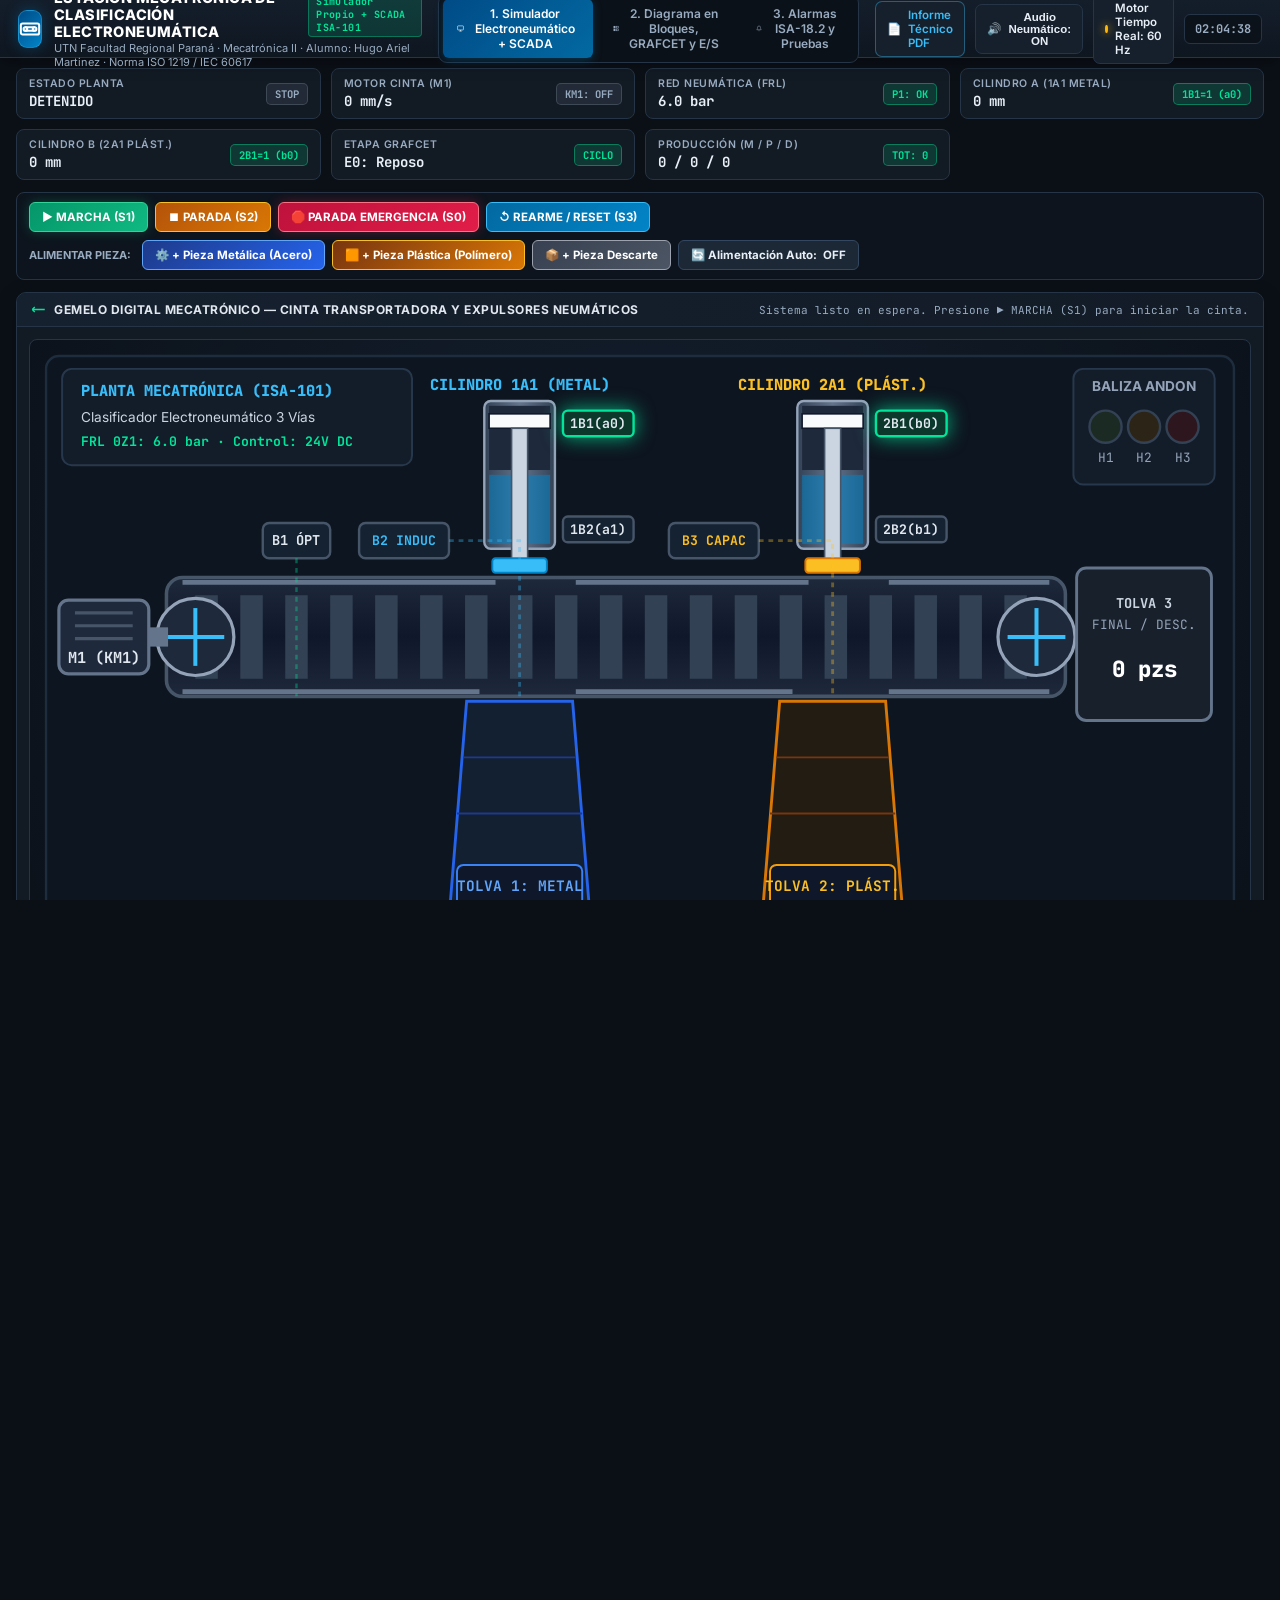
<file: Simulador_SCADA/index.html>
<!DOCTYPE html>
<html lang="es">
<head>
  <meta charset="UTF-8">
  <meta name="viewport" content="width=device-width, initial-scale=1.0">
  <title>MECATRÓNICA II — Simulador Electroneumático &amp; SCADA Clasificador Industrial</title>
  <link rel="stylesheet" href="css/styles.css">
  <link rel="preconnect" href="https://fonts.googleapis.com">
  <link rel="preconnect" href="https://fonts.gstatic.com" crossorigin>
  <link href="https://fonts.googleapis.com/css2?family=Inter:wght@400;500;600;700;800&family=JetBrains+Mono:wght@500;600;700&display=swap" rel="stylesheet">
</head>
<body>
  <div class="app">
    <!-- ==================== BARRA SUPERIOR INSTITUCIONAL ==================== -->
    <header class="topbar">
      <div class="brand">
        <div class="brand-logo">
          <svg width="22" height="22" viewBox="0 0 24 24" fill="none" stroke="#ffffff" stroke-width="2.2" stroke-linecap="round" stroke-linejoin="round">
            <rect x="2" y="6" width="20" height="12" rx="2"/>
            <circle cx="7" cy="12" r="2"/>
            <circle cx="17" cy="12" r="2"/>
            <path d="M7 10h10M7 14h10"/>
          </svg>
        </div>
        <div>
          <h1>
            ESTACIÓN MECATRÓNICA DE CLASIFICACIÓN ELECTRONEUMÁTICA
            <span class="brand-tag">Simulador Propio + SCADA ISA-101</span>
          </h1>
          <small>UTN Facultad Regional Paraná · Mecatrónica II · Alumno: Hugo Ariel Martinez · Norma ISO 1219 / IEC 60617</small>
        </div>
      </div>

      <nav class="tabs">
        <button class="tab active" data-view="estudio" id="tab-estudio">
          <svg width="15" height="15" viewBox="0 0 24 24" fill="none" stroke="currentColor" stroke-width="2"><rect x="2" y="3" width="20" height="14" rx="2"/><line x1="8" y1="21" x2="16" y2="21"/><line x1="12" y1="17" x2="12" y2="21"/></svg>
          1. Simulador Electroneumático + SCADA
        </button>
        <button class="tab" data-view="bloques" id="tab-bloques">
          <svg width="15" height="15" viewBox="0 0 24 24" fill="none" stroke="currentColor" stroke-width="2"><rect x="3" y="3" width="7" height="7"/><rect x="14" y="3" width="7" height="7"/><rect x="14" y="14" width="7" height="7"/><rect x="3" y="14" width="7" height="7"/></svg>
          2. Diagrama en Bloques, GRAFCET y E/S
        </button>
        <button class="tab" data-view="alarmas" id="tab-alarmas">
          <svg width="15" height="15" viewBox="0 0 24 24" fill="none" stroke="currentColor" stroke-width="2"><path d="M18 8A6 6 0 0 0 6 8c0 7-3 9-3 9h18s-3-2-3-9"/><path d="M13.73 21a2 2 0 0 1-3.46 0"/></svg>
          3. Alarmas ISA-18.2 y Pruebas
          <span class="badge" id="badge-alarmas" hidden>0</span>
        </button>
      </nav>

      <div class="top-right">
        <a class="pill" href="../Resolucion/Informe_TP_Modelado_y_Simulacion_Mecatronica.pdf" target="_blank" rel="noopener" style="text-decoration:none; color:#38bdf8; border-color:rgba(56,189,248,0.4);" title="Abrir o Descargar el Informe Técnico Completo en PDF (6 páginas A4)">
          <span>📄</span>
          <span>Informe Técnico PDF</span>
        </a>
        <button class="pill" id="btn-toggle-audio" title="Activar / Silenciar Efectos Neumáticos y Sirena Web Audio API">
          <span id="ico-audio">🔊</span>
          <span id="txt-audio">Audio Neumático: ON</span>
        </button>
        <div class="pill" title="Motor de Simulación Física a 60 FPS">
          <span class="dot" id="dot-sim-state"></span>
          <span id="txt-sim-mode">Motor Tiempo Real: 60 Hz</span>
        </div>
        <div class="clock" id="clock-display">--:--:--</div>
      </div>
    </header>

    <!-- ==================== TIRA DE KPIs EN TIEMPO REAL ==================== -->
    <section class="kpi-strip">
      <div class="kpi-box">
        <div>
          <div class="kpi-label">Estado Planta</div>
          <div class="kpi-val" id="kpi-plant-state">REPOSO</div>
        </div>
        <span class="kpi-indicator" id="pill-plant-state">STOP</span>
      </div>
      <div class="kpi-box">
        <div>
          <div class="kpi-label">Motor Cinta (M1)</div>
          <div class="kpi-val" id="kpi-motor-m1">0 mm/s</div>
        </div>
        <span class="kpi-indicator" id="pill-motor-m1">KM1: 0</span>
      </div>
      <div class="kpi-box">
        <div>
          <div class="kpi-label">Red Neumática (FRL)</div>
          <div class="kpi-val" id="kpi-pressure">6.0 bar</div>
        </div>
        <span class="kpi-indicator on" id="pill-pressure">P1: OK</span>
      </div>
      <div class="kpi-box">
        <div>
          <div class="kpi-label">Cilindro A (1A1 Metal)</div>
          <div class="kpi-val" id="kpi-cyl-a">0 mm</div>
        </div>
        <span class="kpi-indicator" id="pill-cyl-a">1B1=1</span>
      </div>
      <div class="kpi-box">
        <div>
          <div class="kpi-label">Cilindro B (2A1 Plást.)</div>
          <div class="kpi-val" id="kpi-cyl-b">0 mm</div>
        </div>
        <span class="kpi-indicator" id="pill-cyl-b">2B1=1</span>
      </div>
      <div class="kpi-box">
        <div>
          <div class="kpi-label">Etapa GRAFCET</div>
          <div class="kpi-val" id="kpi-grafcet">E0: Espera</div>
        </div>
        <span class="kpi-indicator on" id="pill-grafcet">CICLO</span>
      </div>
      <div class="kpi-box">
        <div>
          <div class="kpi-label">Producción (M / P / D)</div>
          <div class="kpi-val" id="kpi-counters">0 / 0 / 0</div>
        </div>
        <span class="kpi-indicator on" id="pill-total-prod">TOT: 0</span>
      </div>
    </section>

    <!-- ======================================================================= -->
    <!-- VISTA 1: SIMULADOR ELECTRONEUMÁTICO + GEMELO DIGITAL SCADA              -->
    <!-- ======================================================================= -->
    <main class="view active" id="view-estudio">
      <!-- BARRA DE COMANDOS DE OPERACIÓN -->
      <div class="control-bar">
        <div class="btn-group">
          <button class="btn btn-start" id="btn-start" title="Pulsador de Marcha S1 (Arranca cinta y habilita ciclo automático)">
            ▶ MARCHA (S1)
          </button>
          <button class="btn btn-stop" id="btn-stop" title="Pulsador de Parada Normal S2">
            ⏹ PARADA (S2)
          </button>
          <button class="btn btn-estop" id="btn-estop" title="Seta de Parada de Emergencia S0 (Desenergiza KM1, 1Y1 y 2Y1)">
            🛑 PARADA EMERGENCIA (S0)
          </button>
          <button class="btn btn-reset" id="btn-reset" title="Rearme de Fallas y Condiciones Iniciales (S3)">
            ↺ REARME / RESET (S3)
          </button>
        </div>

        <div class="btn-group">
          <span style="font-size: 11px; color: var(--text-secondary); font-weight: 700; margin-right: 4px;">ALIMENTAR PIEZA:</span>
          <button class="btn btn-piece-metal" id="btn-spawn-metal" title="Depositar Pieza Metálica (Acero) en la cinta — Activa B1 y B2 ➔ Cilindro 1A1">
            ⚙️ + Pieza Metálica (Acero)
          </button>
          <button class="btn btn-piece-plastic" id="btn-spawn-plastic" title="Depositar Pieza Plástica (Polímero) en la cinta — Activa B1 y B3 ➔ Cilindro 2A1">
            🟧 + Pieza Plástica (Polímero)
          </button>
          <button class="btn btn-piece-reject" id="btn-spawn-reject" title="Depositar Pieza No Clasificable (Descarte) — Pasa hasta Tolva Final 3">
            📦 + Pieza Descarte
          </button>
          <button class="btn" id="btn-auto-feed" title="Generador continuo automático de piezas cada 4.5 segundos">
            🔄 Alimentación Auto: <span id="txt-auto-feed">OFF</span>
          </button>
        </div>
      </div>

      <!-- WORKSPACE DIVIDIDO: PLANTA SCADA (IZQ) + ESQUEMA ELECTRONEUMÁTICO (DER) -->
      <div class="main-workspace">
        
        <!-- COLUMNA IZQUIERDA: GEMELO DIGITAL + CRONOGRAMA ESPACIO-FASE -->
        <div class="col-stack">
          <!-- CARD 1: GEMELO DIGITAL 2D DE LA PLANTA -->
          <div class="card">
            <div class="card-header">
              <div class="card-title">
                <svg width="15" height="15" viewBox="0 0 24 24" fill="none" stroke="#00e599" stroke-width="2.2"><path d="M2 12h20M2 12l4-4m-4 4l4 4"/></svg>
                Gemelo Digital Mecatrónico — Cinta Transportadora y Expulsores Neumáticos
              </div>
              <div class="card-subtitle" id="txt-process-banner">Esperando orden de Marcha (S1)...</div>
            </div>
            <div class="card-body">
              <div class="svg-canvas-wrap">
                <svg id="svg-plant" viewBox="0 0 760 405" preserveAspectRatio="xMidYMid meet">
                  <defs>
                    <linearGradient id="beltGrad" x1="0%" y1="0%" x2="0%" y2="100%">
                      <stop offset="0%" stop-color="#1e293b"/>
                      <stop offset="50%" stop-color="#0f172a"/>
                      <stop offset="100%" stop-color="#1e293b"/>
                    </linearGradient>
                    <linearGradient id="cylBody" x1="0%" y1="0%" x2="100%" y2="0%">
                      <stop offset="0%" stop-color="#334155"/>
                      <stop offset="50%" stop-color="#64748b"/>
                      <stop offset="100%" stop-color="#334155"/>
                    </linearGradient>
                    <linearGradient id="metalPieceGrad" x1="0%" y1="0%" x2="100%" y2="100%">
                      <stop offset="0%" stop-color="#60a5fa"/>
                      <stop offset="50%" stop-color="#2563eb"/>
                      <stop offset="100%" stop-color="#1d4ed8"/>
                    </linearGradient>
                    <linearGradient id="plasticPieceGrad" x1="0%" y1="0%" x2="100%" y2="100%">
                      <stop offset="0%" stop-color="#fbbf24"/>
                      <stop offset="50%" stop-color="#f59e0b"/>
                      <stop offset="100%" stop-color="#b45309"/>
                    </linearGradient>
                  </defs>

                  <!-- Fondo Técnico de Celda Industrial -->
                  <rect x="10" y="10" width="740" height="385" rx="8" fill="#0d1520" stroke="#1e2d3d" stroke-width="1.5"/>

                  <!-- Cuadro Informativo Superior Izquierdo (100% libre de superposición con cilindros) -->
                  <g transform="translate(20, 18)">
                    <rect x="0" y="0" width="218" height="60" rx="6" fill="#131d2a" stroke="#28384c" stroke-width="1.2"/>
                    <text x="12" y="17" fill="#38bdf8" font-size="9.5" font-weight="800" font-family="JetBrains Mono">PLANTA MECATRÓNICA (ISA-101)</text>
                    <text x="12" y="33" fill="#cbd5e1" font-size="8.5" font-family="Inter">Clasificador Electroneumático 3 Vías</text>
                    <text x="12" y="48" fill="#00e599" font-size="8.2" font-weight="700" font-family="JetBrains Mono">FRL 0Z1: 6.0 bar · Control: 24V DC</text>
                  </g>

                  <!-- ==================== TORRETA LUMINOSA ANDON (H1, H2, H3) ==================== -->
                  <g transform="translate(650, 18)">
                    <rect x="0" y="0" width="88" height="72" rx="6" fill="#131d2a" stroke="#28384c" stroke-width="1.2"/>
                    <text x="44" y="14" fill="#94a3b8" font-size="8.5" font-weight="700" text-anchor="middle">BALIZA ANDON</text>
                    <!-- H1 Verde -->
                    <circle cx="20" cy="36" r="10" fill="#1b2a22" stroke="#334155" stroke-width="1.5" id="lamp-h1"/>
                    <text x="20" y="58" fill="#94a3b8" font-size="8" font-family="JetBrains Mono" text-anchor="middle">H1</text>
                    <!-- H2 Amarillo -->
                    <circle cx="44" cy="36" r="10" fill="#2c2517" stroke="#334155" stroke-width="1.5" id="lamp-h2"/>
                    <text x="44" y="58" fill="#94a3b8" font-size="8" font-family="JetBrains Mono" text-anchor="middle">H2</text>
                    <!-- H3 Rojo -->
                    <circle cx="68" cy="36" r="10" fill="#2d161e" stroke="#334155" stroke-width="1.5" id="lamp-h3"/>
                    <text x="68" y="58" fill="#94a3b8" font-size="8" font-family="JetBrains Mono" text-anchor="middle">H3</text>
                  </g>

                  <!-- ==================== CILINDRO A (1A1 - EXPULSOR METAL) ==================== -->
                  <g transform="translate(270, 22)">
                    <text x="35" y="9" fill="#38bdf8" font-size="9.5" font-weight="800" font-family="JetBrains Mono" text-anchor="middle">CILINDRO 1A1 (METAL)</text>
                    <!-- Camisa del cilindro -->
                    <rect x="13" y="16" width="44" height="92" rx="4" fill="url(#cylBody)" stroke="#94a3b8" stroke-width="1.5"/>
                    <!-- Cámara trasera y delantera coloreadas por presión -->
                    <rect x="16" y="19" width="38" height="40" fill="#1e293b" id="plant-cylA-cap"/>
                    <rect x="16" y="62" width="38" height="43" fill="#0284c7" opacity="0.55" id="plant-cylA-rod-cam"/>
                    <!-- Sensores Reed 1B1 (a0) y 1B2 (a1) -->
                    <rect x="62" y="22" width="44" height="16" rx="3" class="sensor-pill active" id="plant-sens-1b1"/>
                    <text x="84" y="33" fill="#e2e8f0" font-size="8.2" font-family="JetBrains Mono" font-weight="700" text-anchor="middle">1B1(a0)</text>
                    <rect x="62" y="88" width="44" height="16" rx="3" class="sensor-pill" id="plant-sens-1b2"/>
                    <text x="84" y="99" fill="#e2e8f0" font-size="8.2" font-family="JetBrains Mono" font-weight="700" text-anchor="middle">1B2(a1)</text>
                    <!-- Grupo móvil: Émbolo + Vástago + Empujador -->
                    <g id="plant-piston-a" transform="translate(0, 0)">
                      <rect x="16" y="24" width="38" height="9" fill="#f8fafc" stroke="#0f172a" stroke-width="1"/>
                      <rect x="30" y="33" width="10" height="82" fill="#cbd5e1" stroke="#475569" stroke-width="1"/>
                      <rect x="18" y="114" width="34" height="9" rx="2" fill="#38bdf8" stroke="#0284c7" stroke-width="1.2"/>
                    </g>
                  </g>

                  <!-- ==================== CILINDRO B (2A1 - EXPULSOR PLÁSTICO) ==================== -->
                  <g transform="translate(465, 22)">
                    <text x="35" y="9" fill="#fbbf24" font-size="9.5" font-weight="800" font-family="JetBrains Mono" text-anchor="middle">CILINDRO 2A1 (PLÁST.)</text>
                    <!-- Camisa del cilindro -->
                    <rect x="13" y="16" width="44" height="92" rx="4" fill="url(#cylBody)" stroke="#94a3b8" stroke-width="1.5"/>
                    <rect x="16" y="19" width="38" height="40" fill="#1e293b" id="plant-cylB-cap"/>
                    <rect x="16" y="62" width="38" height="43" fill="#0284c7" opacity="0.55" id="plant-cylB-rod-cam"/>
                    <!-- Sensores Reed 2B1 (b0) y 2B2 (b1) -->
                    <rect x="62" y="22" width="44" height="16" rx="3" class="sensor-pill active" id="plant-sens-2b1"/>
                    <text x="84" y="33" fill="#e2e8f0" font-size="8.2" font-family="JetBrains Mono" font-weight="700" text-anchor="middle">2B1(b0)</text>
                    <rect x="62" y="88" width="44" height="16" rx="3" class="sensor-pill" id="plant-sens-2b2"/>
                    <text x="84" y="99" fill="#e2e8f0" font-size="8.2" font-family="JetBrains Mono" font-weight="700" text-anchor="middle">2B2(b1)</text>
                    <!-- Grupo móvil: Émbolo + Vástago + Empujador -->
                    <g id="plant-piston-b" transform="translate(0, 0)">
                      <rect x="16" y="24" width="38" height="9" fill="#f8fafc" stroke="#0f172a" stroke-width="1"/>
                      <rect x="30" y="33" width="10" height="82" fill="#cbd5e1" stroke="#475569" stroke-width="1"/>
                      <rect x="18" y="114" width="34" height="9" rx="2" fill="#fbbf24" stroke="#d97706" stroke-width="1.2"/>
                    </g>
                  </g>

                  <!-- ==================== CINTA TRANSPORTADORA PRINCIPAL ==================== -->
                  <g transform="translate(85, 148)">
                    <!-- Bastidor metálico -->
                    <rect x="0" y="0" width="560" height="74" rx="10" fill="url(#beltGrad)" stroke="#475569" stroke-width="2.2"/>
                    <!-- Bandas de transporte animadas -->
                    <line x1="18" y1="37" x2="542" y2="37" stroke="#334155" stroke-width="52" stroke-dasharray="14 14" id="belt-stripes"/>
                    <!-- Guías laterales -->
                    <line x1="10" y1="3" x2="205" y2="3" stroke="#64748b" stroke-width="3"/>
                    <line x1="255" y1="3" x2="400" y2="3" stroke="#64748b" stroke-width="3"/>
                    <line x1="450" y1="3" x2="550" y2="3" stroke="#64748b" stroke-width="3"/>
                    <line x1="10" y1="71" x2="195" y2="71" stroke="#64748b" stroke-width="3"/>
                    <line x1="255" y1="71" x2="390" y2="71" stroke="#64748b" stroke-width="3"/>
                    <line x1="450" y1="71" x2="550" y2="71" stroke="#64748b" stroke-width="3"/>

                    <!-- Rodillo Motriz Izquierdo + Motor M1 -->
                    <circle cx="18" cy="37" r="24" fill="#1e293b" stroke="#94a3b8" stroke-width="2"/>
                    <g id="roller-left" transform="translate(18, 37)">
                      <line x1="-18" y1="0" x2="18" y2="0" stroke="#38bdf8" stroke-width="2.5"/>
                      <line x1="0" y1="-18" x2="0" y2="18" stroke="#38bdf8" stroke-width="2.5"/>
                    </g>

                    <!-- Rodillo Conducido Derecho -->
                    <circle cx="542" cy="37" r="24" fill="#1e293b" stroke="#94a3b8" stroke-width="2"/>
                    <g id="roller-right" transform="translate(542, 37)">
                      <line x1="-18" y1="0" x2="18" y2="0" stroke="#38bdf8" stroke-width="2.5"/>
                      <line x1="0" y1="-18" x2="0" y2="18" stroke="#38bdf8" stroke-width="2.5"/>
                    </g>
                  </g>

                  <!-- Motor Eléctrico M1 acoplado a la izquierda -->
                  <g transform="translate(18, 156)">
                    <rect x="0" y="6" width="56" height="46" rx="6" fill="#1e293b" stroke="#64748b" stroke-width="2" id="motor-m1-body"/>
                    <line x1="10" y1="14" x2="46" y2="14" stroke="#475569" stroke-width="2"/>
                    <line x1="10" y1="22" x2="46" y2="22" stroke="#475569" stroke-width="2"/>
                    <line x1="10" y1="30" x2="46" y2="30" stroke="#475569" stroke-width="2"/>
                    <text x="28" y="45" fill="#e2e8f0" font-size="9.5" font-family="JetBrains Mono" font-weight="700" text-anchor="middle">M1 (KM1)</text>
                    <rect x="56" y="23" width="12" height="12" fill="#64748b"/>
                  </g>

                  <!-- ==================== SENSORES EN CINTA (B1, B2, B3) ==================== -->
                  <!-- Sensor B1: Óptico Ingreso (x=155) -->
                  <g transform="translate(145, 114)">
                    <rect x="0" y="0" width="42" height="22" rx="4" class="sensor-pill" id="plant-sens-b1"/>
                    <text x="21" y="14" fill="#e2e8f0" font-size="8.5" font-family="JetBrains Mono" font-weight="700" text-anchor="middle">B1 ÓPT</text>
                    <line x1="21" y1="22" x2="21" y2="108" stroke="#00e599" stroke-width="1.5" stroke-dasharray="3 3" opacity="0.45" id="beam-b1"/>
                  </g>

                  <!-- Sensor B2: Inductivo Metal en Estación 1 (x=305) -->
                  <g transform="translate(205, 114)">
                    <rect x="0" y="0" width="56" height="22" rx="4" class="sensor-pill" id="plant-sens-b2"/>
                    <text x="28" y="14" fill="#38bdf8" font-size="8.2" font-family="JetBrains Mono" font-weight="700" text-anchor="middle">B2 INDUC</text>
                    <polyline points="56,11 100,11 100,108" fill="none" stroke="#38bdf8" stroke-width="1.8" stroke-dasharray="3 3" opacity="0.5" id="beam-b2"/>
                  </g>

                  <!-- Sensor B3: Capacitivo/Óptico Plástico en Estación 2 (x=500) -->
                  <g transform="translate(398, 114)">
                    <rect x="0" y="0" width="56" height="22" rx="4" class="sensor-pill" id="plant-sens-b3"/>
                    <text x="28" y="14" fill="#fbbf24" font-size="8.2" font-family="JetBrains Mono" font-weight="700" text-anchor="middle">B3 CAPAC</text>
                    <polyline points="56,11 102,11 102,108" fill="none" stroke="#fbbf24" stroke-width="1.8" stroke-dasharray="3 3" opacity="0.5" id="beam-b3"/>
                  </g>

                  <!-- ==================== RAMPAS Y CAJAS COLECTORAS ==================== -->
                  <!-- Rampa 1: Piezas Metálicas (x=270..340) -->
                  <g transform="translate(262, 225)">
                    <path d="M10,0 L76,0 L88,148 L-2,148 Z" fill="#132032" stroke="#2563eb" stroke-width="1.8"/>
                    <line x1="8" y1="35" x2="78" y2="35" stroke="#1e3a8a" stroke-width="1.2"/>
                    <line x1="4" y1="70" x2="82" y2="70" stroke="#1e3a8a" stroke-width="1.2"/>
                    <rect x="4" y="102" width="78" height="40" rx="4" fill="#0f172a" stroke="#3b82f6" stroke-width="1.2"/>
                    <text x="43" y="118" fill="#60a5fa" font-size="9" font-weight="700" font-family="JetBrains Mono" text-anchor="middle">TOLVA 1: METAL</text>
                    <text x="43" y="135" fill="#ffffff" font-size="13" font-weight="800" font-family="JetBrains Mono" text-anchor="middle" id="svg-cnt-metal">0 pzs</text>
                  </g>

                  <!-- Rampa 2: Piezas Plásticas (x=465..535) -->
                  <g transform="translate(457, 225)">
                    <path d="M10,0 L76,0 L88,148 L-2,148 Z" fill="#231c12" stroke="#d97706" stroke-width="1.8"/>
                    <line x1="8" y1="35" x2="78" y2="35" stroke="#78350f" stroke-width="1.2"/>
                    <line x1="4" y1="70" x2="82" y2="70" stroke="#78350f" stroke-width="1.2"/>
                    <rect x="4" y="102" width="78" height="40" rx="4" fill="#0f172a" stroke="#f59e0b" stroke-width="1.2"/>
                    <text x="43" y="118" fill="#fbbf24" font-size="9" font-weight="700" font-family="JetBrains Mono" text-anchor="middle">TOLVA 2: PLÁST.</text>
                    <text x="43" y="135" fill="#ffffff" font-size="13" font-weight="800" font-family="JetBrains Mono" text-anchor="middle" id="svg-cnt-plastic">0 pzs</text>
                  </g>

                  <!-- Tolva 3: Final de Línea / Descarte (x=655) -->
                  <g transform="translate(652, 142)">
                    <rect x="0" y="0" width="84" height="95" rx="6" fill="#18202c" stroke="#64748b" stroke-width="1.8"/>
                    <text x="42" y="25" fill="#cbd5e1" font-size="8.5" font-weight="700" font-family="JetBrains Mono" text-anchor="middle">TOLVA 3</text>
                    <text x="42" y="38" fill="#94a3b8" font-size="8" font-family="JetBrains Mono" text-anchor="middle">FINAL / DESC.</text>
                    <text x="42" y="68" fill="#ffffff" font-size="14" font-weight="800" font-family="JetBrains Mono" text-anchor="middle" id="svg-cnt-reject">0 pzs</text>
                  </g>

                  <!-- CAPA DINÁMICA DE PIEZAS EN MOVIMIENTO -->
                  <g id="pieces-layer"></g>
                </svg>
              </div>

              <!-- CONTROLES FÍSICOS DE LABORATORIO (PRESIÓN FRL Y VELOCIDAD ESTRANGULADORES) -->
              <div class="sliders-row">
                <div class="slider-box">
                  <label>Presión Red FRL (P1) <span id="lbl-slider-bar">6.0 bar</span></label>
                  <input type="range" id="slider-pressure" min="2.0" max="8.0" step="0.2" value="6.0">
                </div>
                <div class="slider-box">
                  <label>Regulador Caudal 1V2/2V2 <span id="lbl-slider-flow">80 %</span></label>
                  <input type="range" id="slider-flow" min="30" max="100" step="5" value="80">
                </div>
                <div class="slider-box">
                  <label>Velocidad Cinta M1 <span id="lbl-slider-belt">100 %</span></label>
                  <input type="range" id="slider-belt" min="50" max="150" step="10" value="100">
                </div>
              </div>
            </div>
          </div>

          <!-- CARD 2: DIAGRAMA ESPACIO-FASE EN VIVO -->
          <div class="card">
            <div class="card-header">
              <div class="card-title">
                <svg width="15" height="15" viewBox="0 0 24 24" fill="none" stroke="#38bdf8" stroke-width="2.2"><polyline points="22 12 18 12 15 21 9 3 6 12 2 12"/></svg>
                Diagrama Espacio-Fase y Señales en Tiempo Real (Cronograma Dinámico)
              </div>
              <div class="card-subtitle">Muestreo continuo de carrera (0..100 mm) y estados lógicos</div>
            </div>
            <div class="card-body" style="padding: 8px 12px;">
              <canvas id="canvas-state-diagram" width="680" height="165" style="width: 100%; height: 165px; background: #0b1119; border: 1px solid #223142; border-radius: 6px;"></canvas>
            </div>
          </div>
        </div>

        <!-- COLUMNA DERECHA: SIMULADOR ELECTRONEUMÁTICO EN VIVO (NEUMÁTICO ISO 1219 + ELÉCTRICO IEC 60617) -->
        <div class="col-stack">
          <div class="card" style="flex: 1;">
            <div class="card-header">
              <div class="card-title">
                <svg width="15" height="15" viewBox="0 0 24 24" fill="none" stroke="#ffb703" stroke-width="2.2"><path d="M13 2L3 14h9l-1 8 10-12h-9l1-8z"/></svg>
                Esquema Electroneumático Interactivo en Vivo — Norma ISO 1219 / IEC 60617
              </div>
              <div class="card-subtitle">Azul = Presión 6 bar · Rojo = Línea 24V activa (Click en S0, S1, S2)</div>
            </div>
            <div class="card-body">
              <div class="schematic-canvas-wrap">
                <svg id="svg-schematic" viewBox="0 0 780 610" preserveAspectRatio="xMidYMid meet">
                  <!-- ==================== SECCIÓN 1: CIRCUITO NEUMÁTICO DE POTENCIA (ISO 1219) ==================== -->
                  <rect x="10" y="8" width="760" height="292" rx="6" fill="rgba(15, 23, 42, 0.55)" stroke="#243548" stroke-width="1.2"/>
                  <text x="22" y="24" fill="#38bdf8" font-size="10.5" font-weight="800" font-family="JetBrains Mono">1. CIRCUITO NEUMÁTICO DE POTENCIA (NORMA ISO 1219-1)</text>

                  <!-- Regla de Posición Cilindro 1A1 -->
                  <g transform="translate(120, 44)">
                    <line x1="40" y1="8" x2="170" y2="8" stroke="#64748b" stroke-width="1.5"/>
                    <line x1="45" y1="2" x2="45" y2="14" stroke="#00e599" stroke-width="2"/>
                    <text x="45" y="-2" fill="#00e599" font-size="9" font-family="JetBrains Mono" font-weight="700" text-anchor="middle">1B1 (a0)</text>
                    <line x1="155" y1="2" x2="155" y2="14" stroke="#38bdf8" stroke-width="2"/>
                    <text x="155" y="-2" fill="#38bdf8" font-size="9" font-family="JetBrains Mono" font-weight="700" text-anchor="middle">1B2 (a1)</text>

                    <!-- Cilindro 1A1 Doble Efecto Horizontal -->
                    <text x="12" y="42" fill="#e2e8f0" font-size="11" font-weight="800" font-family="JetBrains Mono" text-anchor="end">1A1</text>
                    <rect x="20" y="20" width="120" height="42" fill="#162231" stroke="#cbd5e1" stroke-width="2"/>
                    <!-- Cámaras neumáticas izquierda (avance) y derecha (retroceso) -->
                    <rect x="22" y="22" width="16" height="38" fill="#1e293b" id="fsim-cylA-left"/>
                    <rect x="44" y="22" width="94" height="38" fill="#0077ff" opacity="0.45" id="fsim-cylA-right"/>
                    <!-- Émbolo + Vástago móvil -->
                    <g id="fsim-piston-a" transform="translate(0, 0)">
                      <rect x="38" y="21" width="8" height="40" fill="#f8fafc" stroke="#0f172a" stroke-width="1.2"/>
                      <rect x="46" y="37" width="115" height="8" fill="#e2e8f0" stroke="#475569" stroke-width="1.2"/>
                      <circle cx="42" cy="41" r="3" fill="#00e599"/>
                    </g>
                  </g>

                  <!-- Regla de Posición Cilindro 2A1 -->
                  <g transform="translate(475, 44)">
                    <line x1="40" y1="8" x2="170" y2="8" stroke="#64748b" stroke-width="1.5"/>
                    <line x1="45" y1="2" x2="45" y2="14" stroke="#00e599" stroke-width="2"/>
                    <text x="45" y="-2" fill="#00e599" font-size="9" font-family="JetBrains Mono" font-weight="700" text-anchor="middle">2B1 (b0)</text>
                    <line x1="155" y1="2" x2="155" y2="14" stroke="#fbbf24" stroke-width="2"/>
                    <text x="155" y="-2" fill="#fbbf24" font-size="9" font-family="JetBrains Mono" font-weight="700" text-anchor="middle">2B2 (b1)</text>

                    <!-- Cilindro 2A1 Doble Efecto Horizontal -->
                    <text x="12" y="42" fill="#e2e8f0" font-size="11" font-weight="800" font-family="JetBrains Mono" text-anchor="end">2A1</text>
                    <rect x="20" y="20" width="120" height="42" fill="#162231" stroke="#cbd5e1" stroke-width="2"/>
                    <rect x="22" y="22" width="16" height="38" fill="#1e293b" id="fsim-cylB-left"/>
                    <rect x="44" y="22" width="94" height="38" fill="#0077ff" opacity="0.45" id="fsim-cylB-right"/>
                    <!-- Émbolo + Vástago móvil -->
                    <g id="fsim-piston-b" transform="translate(0, 0)">
                      <rect x="38" y="21" width="8" height="40" fill="#f8fafc" stroke="#0f172a" stroke-width="1.2"/>
                      <rect x="46" y="37" width="115" height="8" fill="#e2e8f0" stroke="#475569" stroke-width="1.2"/>
                      <circle cx="42" cy="41" r="3" fill="#fbbf24"/>
                    </g>
                  </g>

                  <!-- Tuberías entre Válvulas 5/2 y Cilindros (1A1 y 2A1) -->
                  <!-- Vía 4 (Avance 1A1) y Vía 2 (Retroceso 1A1) -->
                  <path d="M150,184 L150,106" class="pneu-line exhaust" id="pipe-1A-4"/>
                  <path d="M248,184 L248,106" class="pneu-line pressurized" id="pipe-1A-2"/>
                  <!-- Estranguladores 1V2 / 1V3 -->
                  <rect x="140" y="128" width="20" height="22" rx="2" fill="#162231" stroke="#94a3b8" stroke-width="1.4"/>
                  <text x="134" y="143" fill="#94a3b8" font-size="8.5" font-family="JetBrains Mono" text-anchor="end">1V2</text>
                  <rect x="238" y="128" width="20" height="22" rx="2" fill="#162231" stroke="#94a3b8" stroke-width="1.4"/>
                  <text x="264" y="143" fill="#94a3b8" font-size="8.5" font-family="JetBrains Mono">1V3</text>

                  <!-- Vía 4 (Avance 2A1) y Vía 2 (Retroceso 2A1) -->
                  <path d="M505,184 L505,106" class="pneu-line exhaust" id="pipe-2A-4"/>
                  <path d="M603,184 L603,106" class="pneu-line pressurized" id="pipe-2A-2"/>
                  <!-- Estranguladores 2V2 / 2V3 -->
                  <rect x="495" y="128" width="20" height="22" rx="2" fill="#162231" stroke="#94a3b8" stroke-width="1.4"/>
                  <text x="489" y="143" fill="#94a3b8" font-size="8.5" font-family="JetBrains Mono" text-anchor="end">2V2</text>
                  <rect x="593" y="128" width="20" height="22" rx="2" fill="#162231" stroke="#94a3b8" stroke-width="1.4"/>
                  <text x="619" y="143" fill="#94a3b8" font-size="8.5" font-family="JetBrains Mono">2V3</text>

                  <!-- ==================== ELECTROVÁLVULA 5/2 MONOESTABLE 1V1 (1Y1) ==================== -->
                  <g transform="translate(125, 184)">
                    <text x="-21" y="2" fill="#cbd5e1" font-size="8.5" font-weight="700" font-family="JetBrains Mono" text-anchor="middle">1V1 (5/2)</text>
                    <!-- Solenoide 1Y1 (Izquierda) -->
                    <rect x="-42" y="8" width="42" height="28" rx="3" class="coil-box" id="fsim-sol-1y1"/>
                    <line x1="-32" y1="8" x2="-10" y2="36" stroke="#94a3b8" stroke-width="1.4"/>
                    <text x="-21" y="25" fill="#ffffff" font-size="9.5" font-family="JetBrains Mono" font-weight="700" text-anchor="middle">1Y1</text>

                    <!-- Cuerpo 2 posiciones (Cuadro Izq = Activo, Cuadro Der = Reposo) -->
                    <rect x="0" y="0" width="70" height="44" fill="#162231" stroke="#94a3b8" stroke-width="1.8" id="fsim-1v1-boxL"/>
                    <rect x="70" y="0" width="70" height="44" fill="#1e3a5f" stroke="#38bdf8" stroke-width="2" id="fsim-1v1-boxR"/>
                    <!-- Flechas internas Cuadro Izquierdo (1->4, 2->3) -->
                    <line x1="35" y1="44" x2="22" y2="4" stroke="#cbd5e1" stroke-width="1.6"/>
                    <line x1="52" y1="0" x2="52" y2="40" stroke="#94a3b8" stroke-width="1.6"/>
                    <!-- Flechas internas Cuadro Derecho (1->2, 4->5) -->
                    <line x1="105" y1="44" x2="122" y2="4" stroke="#38bdf8" stroke-width="1.8"/>
                    <line x1="88" y1="0" x2="88" y2="40" stroke="#94a3b8" stroke-width="1.6"/>
                    <!-- Resorte de retorno (Derecha) -->
                    <polyline points="140,14 147,8 154,28 161,8 168,28 174,18" fill="none" stroke="#cbd5e1" stroke-width="1.6"/>
                    <!-- Numeración ISO 4, 2, 5, 1, 3 -->
                    <text x="14" y="-4" fill="#94a3b8" font-size="8" font-family="JetBrains Mono">4</text>
                    <text x="130" y="-4" fill="#94a3b8" font-size="8" font-family="JetBrains Mono">2</text>
                    <text x="80" y="56" fill="#38bdf8" font-size="8" font-family="JetBrains Mono" font-weight="700">1(P)</text>
                    <!-- Silenciadores Escape 5 y 3 -->
                    <polygon points="18,44 12,56 24,56" fill="none" stroke="#38bdf8" stroke-width="1.4"/>
                    <polygon points="122,44 116,56 128,56" fill="none" stroke="#38bdf8" stroke-width="1.4"/>
                  </g>

                  <!-- ==================== ELECTROVÁLVULA 5/2 MONOESTABLE 2V1 (2Y1) ==================== -->
                  <g transform="translate(480, 184)">
                    <text x="-21" y="2" fill="#cbd5e1" font-size="8.5" font-weight="700" font-family="JetBrains Mono" text-anchor="middle">2V1 (5/2)</text>
                    <!-- Solenoide 2Y1 (Izquierda) -->
                    <rect x="-42" y="8" width="42" height="28" rx="3" class="coil-box" id="fsim-sol-2y1"/>
                    <line x1="-32" y1="8" x2="-10" y2="36" stroke="#94a3b8" stroke-width="1.4"/>
                    <text x="-21" y="25" fill="#ffffff" font-size="9.5" font-family="JetBrains Mono" font-weight="700" text-anchor="middle">2Y1</text>

                    <!-- Cuerpo 2 posiciones -->
                    <rect x="0" y="0" width="70" height="44" fill="#162231" stroke="#94a3b8" stroke-width="1.8" id="fsim-2v1-boxL"/>
                    <rect x="70" y="0" width="70" height="44" fill="#1e3a5f" stroke="#38bdf8" stroke-width="2" id="fsim-2v1-boxR"/>
                    <line x1="35" y1="44" x2="22" y2="4" stroke="#cbd5e1" stroke-width="1.6"/>
                    <line x1="52" y1="0" x2="52" y2="40" stroke="#94a3b8" stroke-width="1.6"/>
                    <line x1="105" y1="44" x2="122" y2="4" stroke="#38bdf8" stroke-width="1.8"/>
                    <line x1="88" y1="0" x2="88" y2="40" stroke="#94a3b8" stroke-width="1.6"/>
                    <!-- Resorte de retorno -->
                    <polyline points="140,14 147,8 154,28 161,8 168,28 174,18" fill="none" stroke="#cbd5e1" stroke-width="1.6"/>
                    <text x="14" y="-4" fill="#94a3b8" font-size="8" font-family="JetBrains Mono">4</text>
                    <text x="130" y="-4" fill="#94a3b8" font-size="8" font-family="JetBrains Mono">2</text>
                    <text x="80" y="56" fill="#38bdf8" font-size="8" font-family="JetBrains Mono" font-weight="700">1(P)</text>
                    <polygon points="18,44 12,56 24,56" fill="none" stroke="#38bdf8" stroke-width="1.4"/>
                    <polygon points="122,44 116,56 128,56" fill="none" stroke="#38bdf8" stroke-width="1.4"/>
                  </g>

                  <!-- Colector Principal de Aire Comprimido 6 bar + Unidad FRL (0Z1) + Presostato P1 -->
                  <path d="M195,224 L195,268 L550,268 L550,224" class="pneu-line pressurized" id="pipe-main-manifold"/>
                  <path d="M372,268 L372,290" class="pneu-line pressurized" id="pipe-frl-feed"/>
                  <g transform="translate(312, 248)">
                    <rect x="0" y="0" width="120" height="36" rx="4" fill="#132235" stroke="#00a6ff" stroke-width="1.8"/>
                    <polygon points="-14,18 -2,11 -2,25" fill="#00a6ff"/>
                    <text x="60" y="15" fill="#e2e8f0" font-size="9" font-weight="700" font-family="JetBrains Mono" text-anchor="middle">UNIDAD FRL (0Z1)</text>
                    <text x="60" y="29" fill="#00e599" font-size="9.5" font-weight="800" font-family="JetBrains Mono" text-anchor="middle" id="fsim-txt-bar">P1 = 6.0 bar (OK)</text>
                  </g>

                  <!-- ==================== SECCIÓN 2: CIRCUITO ELÉCTRICO DE MANDO (IEC 60617 — 24V DC) ==================== -->
                  <rect x="10" y="308" width="760" height="294" rx="6" fill="rgba(15, 23, 42, 0.55)" stroke="#243548" stroke-width="1.2"/>
                  <text x="22" y="326" fill="#ffb703" font-size="10.5" font-weight="800" font-family="JetBrains Mono">2. CIRCUITO ELÉCTRICO DE CONTROL Y LÓGICA SECUENCIAL (24V DC — IEC 60617)</text>

                  <!-- Riel +24V DC (Arriba) y Riel 0V (Abajo) -->
                  <line x1="35" y1="344" x2="745" y2="344" stroke="#ef4444" stroke-width="3"/>
                  <text x="20" y="341" fill="#ef4444" font-size="9.5" font-family="JetBrains Mono" font-weight="800">+24V</text>

                  <line x1="35" y1="578" x2="745" y2="578" stroke="#3b82f6" stroke-width="3"/>
                  <text x="20" y="582" fill="#3b82f6" font-size="9.5" font-family="JetBrains Mono" font-weight="800">0V</text>

                  <!-- LÍNEA 1 (x=80): Enclavamiento de Marcha General (S0, S2, S1 + K1, P1, /KF(S3) -> K1) -->
                  <g transform="translate(80, 344)">
                    <line x1="0" y1="0" x2="0" y2="234" class="elec-wire" id="wire-r1"/>
                    <!-- S0 Emergencia NC (Clickeable) -->
                    <rect x="-24" y="12" width="48" height="20" rx="3" class="sensor-pill active" id="fsim-sw-s0" style="cursor:pointer;"/>
                    <text x="0" y="25" fill="#fff" font-size="8.2" font-family="JetBrains Mono" font-weight="700" text-anchor="middle">S0 (NC)</text>
                    <!-- S2 Parada NC (Clickeable) -->
                    <rect x="-24" y="42" width="48" height="20" rx="3" class="sensor-pill active" id="fsim-sw-s2" style="cursor:pointer;"/>
                    <text x="0" y="55" fill="#fff" font-size="8.2" font-family="JetBrains Mono" font-weight="700" text-anchor="middle">S2 (NC)</text>
                    <!-- S1 Marcha NA / Retención K1 (Clickeable) -->
                    <rect x="-28" y="72" width="56" height="22" rx="3" class="sensor-pill" id="fsim-sw-s1" style="cursor:pointer;"/>
                    <text x="0" y="86" fill="#fff" font-size="8.2" font-family="JetBrains Mono" font-weight="700" text-anchor="middle">S1 + K1</text>
                    <!-- Presostato P1 -->
                    <rect x="-24" y="104" width="48" height="20" rx="3" class="sensor-pill active" id="fsim-sw-p1"/>
                    <text x="0" y="117" fill="#fff" font-size="8.2" font-family="JetBrains Mono" font-weight="700" text-anchor="middle">P1≥5b</text>
                    <!-- Permiso Rearme /KF (S3) -->
                    <rect x="-26" y="134" width="52" height="20" rx="3" class="sensor-pill active" id="fsim-ct-kf-nc" style="cursor:pointer;"/>
                    <text x="0" y="147" fill="#fff" font-size="8" font-family="JetBrains Mono" font-weight="700" text-anchor="middle">/KF(S3)</text>
                    <!-- Bobina Relé K1 (Sistema Activo) -->
                    <rect x="-22" y="185" width="44" height="30" rx="3" class="coil-box" id="fsim-coil-k1"/>
                    <text x="0" y="204" fill="#fff" font-size="9.5" font-family="JetBrains Mono" font-weight="700" text-anchor="middle">K1</text>
                  </g>

                  <!-- LÍNEA 2 (x=190): Motor Cinta KM1 y Validación B1 (K1 · 1B1 · 2B1 · /K2 · /K3 -> KM1 / KB1) -->
                  <g transform="translate(190, 344)">
                    <line x1="0" y1="0" x2="0" y2="234" class="elec-wire" id="wire-r2"/>
                    <rect x="-24" y="18" width="48" height="20" rx="3" class="sensor-pill" id="fsim-ct-k1-2"/>
                    <text x="0" y="31" fill="#fff" font-size="8.2" font-family="JetBrains Mono" font-weight="700" text-anchor="middle">K1 (NA)</text>

                    <rect x="-28" y="52" width="56" height="20" rx="3" class="sensor-pill" id="fsim-ct-b1-2"/>
                    <text x="0" y="65" fill="#fff" font-size="8" font-family="JetBrains Mono" font-weight="700" text-anchor="middle">B1 / KB1</text>

                    <rect x="-28" y="86" width="56" height="20" rx="3" class="sensor-pill active" id="fsim-ct-1b1-2"/>
                    <text x="0" y="99" fill="#fff" font-size="8.2" font-family="JetBrains Mono" font-weight="700" text-anchor="middle">1B1·2B1</text>

                    <rect x="-28" y="120" width="56" height="20" rx="3" class="sensor-pill active" id="fsim-ct-k2k3-nc"/>
                    <text x="0" y="133" fill="#fff" font-size="8.2" font-family="JetBrains Mono" font-weight="700" text-anchor="middle">/K2·/K3</text>

                    <rect x="-22" y="185" width="44" height="30" rx="3" class="coil-box" id="fsim-coil-km1"/>
                    <text x="0" y="204" fill="#fff" font-size="9.5" font-family="JetBrains Mono" font-weight="700" text-anchor="middle">KM1</text>
                  </g>

                  <!-- LÍNEA 3 (x=310): Detección Metal y Disparo 1A1+ (K1 · KB1(B1) · B2 · 1B1 + K2 · /1B2 -> K2 / 1Y1) -->
                  <g transform="translate(310, 344)">
                    <line x1="0" y1="0" x2="0" y2="234" class="elec-wire" id="wire-r3"/>
                    <rect x="-28" y="18" width="56" height="20" rx="3" class="sensor-pill" id="fsim-ct-kb1-a"/>
                    <text x="0" y="31" fill="#fff" font-size="8" font-family="JetBrains Mono" font-weight="700" text-anchor="middle">KB1 (B1)</text>

                    <rect x="-26" y="52" width="52" height="20" rx="3" class="sensor-pill" id="fsim-ct-b2"/>
                    <text x="0" y="65" fill="#fff" font-size="8.2" font-family="JetBrains Mono" font-weight="700" text-anchor="middle">B2 (IND)</text>

                    <rect x="-26" y="86" width="52" height="20" rx="3" class="sensor-pill active" id="fsim-ct-1b1"/>
                    <text x="0" y="99" fill="#fff" font-size="8.2" font-family="JetBrains Mono" font-weight="700" text-anchor="middle">1B1 (a0)</text>

                    <rect x="-26" y="120" width="52" height="20" rx="3" class="sensor-pill active" id="fsim-ct-1b2-nc"/>
                    <text x="0" y="133" fill="#fff" font-size="8.2" font-family="JetBrains Mono" font-weight="700" text-anchor="middle">/1B2(a1)</text>

                    <rect x="-26" y="185" width="52" height="30" rx="3" class="coil-box" id="fsim-coil-1y1"/>
                    <text x="0" y="204" fill="#fff" font-size="9.5" font-family="JetBrains Mono" font-weight="700" text-anchor="middle">1Y1/K2</text>
                  </g>

                  <!-- LÍNEA 4 (x=435): Detección Plástico y Disparo 2A1+ (K1 · KB1(B1) · B3 · 2B1 + K3 · /2B2 -> K3 / 2Y1) -->
                  <g transform="translate(435, 344)">
                    <line x1="0" y1="0" x2="0" y2="234" class="elec-wire" id="wire-r4"/>
                    <rect x="-28" y="18" width="56" height="20" rx="3" class="sensor-pill" id="fsim-ct-kb1-b"/>
                    <text x="0" y="31" fill="#fff" font-size="8" font-family="JetBrains Mono" font-weight="700" text-anchor="middle">KB1 (B1)</text>

                    <rect x="-26" y="52" width="52" height="20" rx="3" class="sensor-pill" id="fsim-ct-b3"/>
                    <text x="0" y="65" fill="#fff" font-size="8.2" font-family="JetBrains Mono" font-weight="700" text-anchor="middle">B3 (CAP)</text>

                    <rect x="-26" y="86" width="52" height="20" rx="3" class="sensor-pill active" id="fsim-ct-2b1"/>
                    <text x="0" y="99" fill="#fff" font-size="8.2" font-family="JetBrains Mono" font-weight="700" text-anchor="middle">2B1 (b0)</text>

                    <rect x="-26" y="120" width="52" height="20" rx="3" class="sensor-pill active" id="fsim-ct-2b2-nc"/>
                    <text x="0" y="133" fill="#fff" font-size="8.2" font-family="JetBrains Mono" font-weight="700" text-anchor="middle">/2B2(b1)</text>

                    <rect x="-26" y="185" width="52" height="30" rx="3" class="coil-box" id="fsim-coil-2y1"/>
                    <text x="0" y="204" fill="#fff" font-size="9.5" font-family="JetBrains Mono" font-weight="700" text-anchor="middle">2Y1/K3</text>
                  </g>

                  <!-- LÍNEA 5 (x=555): Indicador Luminoso Verde H1 (Marcha) -->
                  <g transform="translate(555, 344)">
                    <line x1="0" y1="0" x2="0" y2="234" class="elec-wire" id="wire-r5"/>
                    <rect x="-24" y="45" width="48" height="22" rx="3" class="sensor-pill" id="fsim-ct-h1"/>
                    <text x="0" y="59" fill="#fff" font-size="8.5" font-family="JetBrains Mono" font-weight="700" text-anchor="middle">K1 (NA)</text>

                    <circle cx="0" cy="200" r="15" class="coil-box" id="fsim-coil-h1"/>
                    <text x="0" y="204" fill="#fff" font-size="9.5" font-family="JetBrains Mono" font-weight="700" text-anchor="middle">H1</text>
                  </g>

                  <!-- LÍNEA 6 (x=640): Indicador Amarillo H2 (Clasificando) -->
                  <g transform="translate(640, 344)">
                    <line x1="0" y1="0" x2="0" y2="234" class="elec-wire" id="wire-r6"/>
                    <rect x="-26" y="45" width="52" height="22" rx="3" class="sensor-pill" id="fsim-ct-h2"/>
                    <text x="0" y="59" fill="#fff" font-size="8.5" font-family="JetBrains Mono" font-weight="700" text-anchor="middle">K2+K3</text>

                    <circle cx="0" cy="200" r="15" class="coil-box" id="fsim-coil-h2"/>
                    <text x="0" y="204" fill="#fff" font-size="9.5" font-family="JetBrains Mono" font-weight="700" text-anchor="middle">H2</text>
                  </g>

                  <!-- LÍNEA 7 (x=720): Relé de Falla KF y Baliza Roja H3 (/S0 + /P1 + KF) · /S3 -->
                  <g transform="translate(720, 344)">
                    <line x1="0" y1="0" x2="0" y2="234" class="elec-wire" id="wire-r7"/>
                    <rect x="-26" y="34" width="52" height="20" rx="3" class="sensor-pill" id="fsim-ct-h3"/>
                    <text x="0" y="47" fill="#fff" font-size="8" font-family="JetBrains Mono" font-weight="700" text-anchor="middle">/S0+/P1</text>

                    <rect x="-26" y="72" width="52" height="20" rx="3" class="sensor-pill active" id="fsim-sw-s3" style="cursor:pointer;"/>
                    <text x="0" y="85" fill="#fff" font-size="8" font-family="JetBrains Mono" font-weight="700" text-anchor="middle">/S3(RST)</text>

                    <circle cx="0" cy="200" r="15" class="coil-box" id="fsim-coil-h3"/>
                    <text x="0" y="204" fill="#fff" font-size="8.5" font-family="JetBrains Mono" font-weight="700" text-anchor="middle">KF/H3</text>
                  </g>

                  <!-- Etiquetas inferiores de ramas eléctricas -->
                  <text x="80" y="595" fill="#94a3b8" font-size="8" font-family="JetBrains Mono" font-weight="700" text-anchor="middle">1: Marcha K1</text>
                  <text x="190" y="595" fill="#94a3b8" font-size="8" font-family="JetBrains Mono" font-weight="700" text-anchor="middle">2: Cinta KM1</text>
                  <text x="310" y="595" fill="#38bdf8" font-size="8" font-family="JetBrains Mono" font-weight="700" text-anchor="middle">3: Metal 1Y1</text>
                  <text x="435" y="595" fill="#fbbf24" font-size="8" font-family="JetBrains Mono" font-weight="700" text-anchor="middle">4: Plást. 2Y1</text>
                  <text x="555" y="595" fill="#00e599" font-size="8" font-family="JetBrains Mono" font-weight="700" text-anchor="middle">5: Verde H1</text>
                  <text x="640" y="595" fill="#ffb703" font-size="8" font-family="JetBrains Mono" font-weight="700" text-anchor="middle">6: Ciclo H2</text>
                  <text x="720" y="595" fill="#ff385c" font-size="8" font-family="JetBrains Mono" font-weight="700" text-anchor="middle">7: Falla H3</text>
                </svg>
              </div>

              <!-- PANEL INFERIOR DE ESTADO DE ENTRADAS Y SALIDAS FÍSICAS -->
              <div class="io-grid">
                <div class="io-panel">
                  <h4><span>Entradas Digitales y Sensores (%I)</span> <span class="mono">24V DC</span></h4>
                  <div class="io-list">
                    <div class="io-item"><span><b class="io-tag">S0</b> Emergencia (NC)</span><span class="io-led on" id="led-s0"></span></div>
                    <div class="io-item"><span><b class="io-tag">S1</b> Puls. Marcha</span><span class="io-led" id="led-s1"></span></div>
                    <div class="io-item"><span><b class="io-tag">B1</b> Óptico Inicio</span><span class="io-led" id="led-b1"></span></div>
                    <div class="io-item"><span><b class="io-tag">B2</b> Inductivo Metal</span><span class="io-led" id="led-b2"></span></div>
                    <div class="io-item"><span><b class="io-tag">B3</b> Capacit. Plást.</span><span class="io-led" id="led-b3"></span></div>
                    <div class="io-item"><span><b class="io-tag">P1</b> Presostato ≥5b</span><span class="io-led on" id="led-p1"></span></div>
                    <div class="io-item"><span><b class="io-tag">1B1 / 1B2</b> Cil. A</span><span class="mono" id="txt-io-1b">a0=1 a1=0</span></div>
                    <div class="io-item"><span><b class="io-tag">2B1 / 2B2</b> Cil. B</span><span class="mono" id="txt-io-2b">b0=1 b1=0</span></div>
                  </div>
                </div>
                <div class="io-panel">
                  <h4><span>Salidas a Actuadores y Electroválvulas (%Q)</span> <span class="mono">Relé / Sol.</span></h4>
                  <div class="io-list">
                    <div class="io-item"><span><b class="io-tag">KM1</b> Motor Cinta M1</span><span class="io-led" id="led-km1"></span></div>
                    <div class="io-item"><span><b class="io-tag">1Y1</b> EV 5/2 Cil. 1A1</span><span class="io-led" id="led-1y1"></span></div>
                    <div class="io-item"><span><b class="io-tag">2Y1</b> EV 5/2 Cil. 2A1</span><span class="io-led" id="led-2y1"></span></div>
                    <div class="io-item"><span><b class="io-tag">K1</b> Memoria Marcha</span><span class="io-led" id="led-k1"></span></div>
                    <div class="io-item"><span><b class="io-tag">H1</b> Piloto Verde</span><span class="io-led" id="led-h1"></span></div>
                    <div class="io-item"><span><b class="io-tag">H2</b> Piloto Proceso</span><span class="io-led" id="led-h2"></span></div>
                    <div class="io-item"><span><b class="io-tag">H3</b> Baliza Alarma</span><span class="io-led" id="led-h3"></span></div>
                    <div class="io-item"><span><b class="io-tag">CICLO</b> Tiempo Expuls.</span><span class="mono" id="txt-cycle-ms">0.85 s</span></div>
                  </div>
                </div>
              </div>
            </div>
          </div>
        </div>

      </div>
    </main>

    <!-- ======================================================================= -->
    <!-- VISTA 2: DIAGRAMA EN BLOQUES, GRAFCET Y TABLA MAESTRA DE E/S            -->
    <!-- ======================================================================= -->
    <section class="view" id="view-bloques">
      <div class="card">
        <div class="card-header">
          <div class="card-title">Diagrama en Bloques Funcional del Sistema Mecatrónico (Interactivo en Tiempo Real)</div>
          <div class="card-subtitle">Cumplimiento Consigna Puntos 2, 3 y 4 — Flujo de Señal, Energía Neumática/Eléctrica y Realimentación</div>
        </div>
        <div class="card-body">
          <div class="svg-canvas-wrap" style="padding: 10px;">
            <svg viewBox="0 0 980 265" preserveAspectRatio="xMidYMid meet">
              <!-- Fuente de Energía Eléctrica y Neumática -->
              <rect x="310" y="10" width="360" height="44" rx="6" fill="#132235" stroke="#00b4d8" stroke-width="1.8"/>
              <text x="490" y="28" fill="#38bdf8" font-size="10.5" font-weight="800" font-family="JetBrains Mono" text-anchor="middle">FUENTES DE ENERGÍA DEL SISTEMA MECATRÓNICO</text>
              <text x="490" y="44" fill="#cbd5e1" font-size="9.5" font-family="Inter" text-anchor="middle">Fuente DC 24V (Mando) · Red Trifásica/DC (Motor M1) · Compresor + FRL 6.0 bar (Neumática)</text>
              <line x1="400" y1="54" x2="400" y2="85" stroke="#00b4d8" stroke-width="2" stroke-dasharray="4 3"/>
              <line x1="590" y1="54" x2="590" y2="85" stroke="#00b4d8" stroke-width="2" stroke-dasharray="4 3"/>

              <!-- Bloque 1: ENTRADAS -->
              <rect x="20" y="85" width="205" height="105" rx="8" fill="#142030" stroke="#00e599" stroke-width="2" id="blk-inputs"/>
              <text x="122" y="106" fill="#00e599" font-size="11" font-weight="800" font-family="JetBrains Mono" text-anchor="middle">1. ENTRADAS (SENSORES)</text>
              <text x="32" y="126" fill="#e2e8f0" font-size="9.5">• Mandos: S1, S2, S3 (Reset), S0</text>
              <text x="32" y="142" fill="#e2e8f0" font-size="9.5">• Validación y Conteo: B1 (Óptico)</text>
              <text x="32" y="158" fill="#e2e8f0" font-size="9.5">• Material: B2 (Inductivo), B3 (Capacit.)</text>
              <text x="32" y="174" fill="#e2e8f0" font-size="9.5">• Fines Carrera: 1B1/1B2, 2B1/2B2, P1</text>

              <line x1="225" y1="137" x2="275" y2="137" stroke="#00e599" stroke-width="2.5"/>
              <polygon points="275,137 265,132 265,142" fill="#00e599"/>

              <!-- Bloque 2: UNIDAD DE CONTROL / PROCESO -->
              <rect x="275" y="85" width="215" height="105" rx="8" fill="#142030" stroke="#38bdf8" stroke-width="2" id="blk-control"/>
              <text x="382" y="106" fill="#38bdf8" font-size="11" font-weight="800" font-family="JetBrains Mono" text-anchor="middle">2. PROCESO / CONTROL</text>
              <text x="287" y="126" fill="#e2e8f0" font-size="9.5">• Enclavamiento K1 y Falla KF (S3)</text>
              <text x="287" y="142" fill="#e2e8f0" font-size="9.5">• Permiso de Tránsito KB1 (Sensor B1)</text>
              <text x="287" y="158" fill="#e2e8f0" font-size="9.5">• Discriminación Metal (K2) / Plást. (K3)</text>
              <text x="287" y="174" fill="#e2e8f0" font-size="9.5">• Secuencia A+ A- y B+ B-</text>

              <line x1="490" y1="137" x2="540" y2="137" stroke="#38bdf8" stroke-width="2.5"/>
              <polygon points="540,137 530,132 530,142" fill="#38bdf8"/>

              <!-- Bloque 3: PREACTUADORES -->
              <rect x="540" y="85" width="195" height="105" rx="8" fill="#142030" stroke="#ffb703" stroke-width="2" id="blk-valves"/>
              <text x="637" y="106" fill="#ffb703" font-size="11" font-weight="800" font-family="JetBrains Mono" text-anchor="middle">3. PRE-ACTUADORES</text>
              <text x="552" y="126" fill="#e2e8f0" font-size="9.5">• Contactor KM1 (Motor Cinta)</text>
              <text x="552" y="142" fill="#e2e8f0" font-size="9.5">• Electroválvula 5/2 1V1 (Sol. 1Y1)</text>
              <text x="552" y="158" fill="#e2e8f0" font-size="9.5">• Electroválvula 5/2 2V1 (Sol. 2Y1)</text>
              <text x="552" y="174" fill="#e2e8f0" font-size="9.5">• Reguladores caudal 1V2, 2V2</text>

              <line x1="735" y1="137" x2="780" y2="137" stroke="#ffb703" stroke-width="2.5"/>
              <polygon points="780,137 770,132 770,142" fill="#ffb703"/>

              <!-- Bloque 4: SALIDAS / ACTUADORES -->
              <rect x="780" y="85" width="180" height="105" rx="8" fill="#142030" stroke="#f43f5e" stroke-width="2" id="blk-outputs"/>
              <text x="870" y="106" fill="#fb7185" font-size="11" font-weight="800" font-family="JetBrains Mono" text-anchor="middle">4. SALIDAS (PLANTA)</text>
              <text x="792" y="126" fill="#e2e8f0" font-size="9.5">• Motor M1 (Avance de Cinta)</text>
              <text x="792" y="142" fill="#e2e8f0" font-size="9.5">• Cilindro 1A1 (Expulsa Metal)</text>
              <text x="792" y="158" fill="#e2e8f0" font-size="9.5">• Cilindro 2A1 (Expulsa Plástico)</text>
              <text x="792" y="174" fill="#e2e8f0" font-size="9.5">• Señalización H1, H2, H3</text>

              <!-- Lazo de Realimentación (Feedback de Fines de Carrera Magnéticos y Sensores) -->
              <path d="M870,190 L870,238 L122,238 L122,190" fill="none" stroke="#a855f7" stroke-width="2.2" stroke-dasharray="6 4"/>
              <polygon points="122,190 117,200 127,200" fill="#a855f7"/>
              <rect x="260" y="222" width="470" height="26" rx="5" fill="#1e1b2e" stroke="#a855f7" stroke-width="1.5"/>
              <text x="495" y="239" fill="#e9d5ff" font-size="9.5" font-weight="700" font-family="JetBrains Mono" text-anchor="middle">LAZO DE REALIMENTACIÓN: Posición Vástagos (1B1/1B2, 2B1/2B2) y Presencia</text>
            </svg>
          </div>
        </div>
      </div>

      <!-- TABLA COMPLETA DE IDENTIFICACIÓN DE ENTRADAS, PROCESO Y SALIDAS -->
      <div class="card">
        <div class="card-header">
          <div class="card-title">Identificación Detallada de Entradas, Proceso y Salidas del Sistema</div>
          <div class="card-subtitle">Nomenclatura normalizada según ISO 1219-2 / IEC 61131-3</div>
        </div>
        <div class="card-body">
          <table class="data-table">
            <thead>
              <tr>
                <th>Categoría</th>
                <th>Símbolo ISO / PLC</th>
                <th>Componente Físico</th>
                <th>Tipo de Señal</th>
                <th>Función en el Sistema Mecatrónico</th>
              </tr>
            </thead>
            <tbody>
              <tr>
                <td><span class="state-pill" style="background:rgba(0,229,153,0.15);color:#00e599;">ENTRADA (Mando)</span></td>
                <td class="mono"><b>S1</b> (%I0.1)</td>
                <td>Pulsador luminoso verde NA</td>
                <td>Digital 24V DC (NA)</td>
                <td>Inicia el ciclo automático de transporte y clasificación al enclavar K1.</td>
              </tr>
              <tr>
                <td><span class="state-pill" style="background:rgba(0,229,153,0.15);color:#00e599;">ENTRADA (Mando)</span></td>
                <td class="mono"><b>S2</b> (%I0.2)</td>
                <td>Pulsador rojo NC de parada</td>
                <td>Digital 24V DC (NC)</td>
                <td>Detiene el ciclo normal desenclavando la memoria de marcha K1.</td>
              </tr>
              <tr>
                <td><span class="state-pill" style="background:rgba(255,56,92,0.18);color:#ff385c;">ENTRADA (Seguridad)</span></td>
                <td class="mono"><b>S0</b> (%I0.0)</td>
                <td>Seta Parada de Emergencia NC</td>
                <td>Digital Fail-Safe (NC)</td>
                <td>Corta inmediatamente el suministro de mando ante riesgo, retrayendo cilindros por muelle y enclavando el relé de bloqueo por falla <b>KF</b>.</td>
              </tr>
              <tr>
                <td><span class="state-pill" style="background:rgba(0,229,153,0.15);color:#00e599;">ENTRADA (Mando)</span></td>
                <td class="mono"><b>S3</b> (%I0.7)</td>
                <td>Pulsador azul NA de Rearme / Reset</td>
                <td>Digital 24V DC (NA)</td>
                <td>Desenclava la memoria de falla <b>KF</b> (<span class="mono">KF = (/S0 + /P1 + KF) · /S3</span>) tras normalizar una emergencia o baja presión, restituyendo el permiso de arranque en <b>K1</b>.</td>
              </tr>
              <tr>
                <td><span class="state-pill" style="background:rgba(0,180,216,0.15);color:#38bdf8;">ENTRADA (Sensor)</span></td>
                <td class="mono"><b>B1</b> (%I0.3)</td>
                <td>Sensor Fotoeléctrico de Barrera</td>
                <td>Digital PNP 24V DC</td>
                <td><b>Validación de Pieza en Tránsito y Conteo:</b> Al detectar ingreso en cabecera, enclava el relé auxiliar <b>KB1</b> (que habilita los expulsores <b>K2/K3</b> evitando disparos falsos en B2/B3) e incrementa el contador de lote entrante.</td>
              </tr>
              <tr>
                <td><span class="state-pill" style="background:rgba(0,180,216,0.15);color:#38bdf8;">ENTRADA (Sensor)</span></td>
                <td class="mono"><b>B2</b> (%I0.4)</td>
                <td>Sensor de Proximidad Inductivo</td>
                <td>Digital PNP 24V DC</td>
                <td>Detecta exclusivamente piezas <b>Metálicas</b> frente a la Estación Expulsora 1 (Cilindro 1A1).</td>
              </tr>
              <tr>
                <td><span class="state-pill" style="background:rgba(0,180,216,0.15);color:#38bdf8;">ENTRADA (Sensor)</span></td>
                <td class="mono"><b>B3</b> (%I0.5)</td>
                <td>Sensor Capacitivo / Óptico Difuso</td>
                <td>Digital PNP 24V DC</td>
                <td>Detecta piezas <b>Plásticas (Polímero)</b> que llegan a la Estación Expulsora 2 (Cilindro 2A1).</td>
              </tr>
              <tr>
                <td><span class="state-pill" style="background:rgba(168,85,247,0.18);color:#d8b4fe;">ENTRADA (Fin Carrera)</span></td>
                <td class="mono"><b>1B1 (a0) / 1B2 (a1)</b></td>
                <td>Detectores Magnéticos Reed en 1A1</td>
                <td>Digital 24V DC</td>
                <td>Confirman cilindro 1A1 retraído (0 mm) para habilitar cinta, y extendido (100 mm) para ordenar retorno A-.</td>
              </tr>
              <tr>
                <td><span class="state-pill" style="background:rgba(168,85,247,0.18);color:#d8b4fe;">ENTRADA (Fin Carrera)</span></td>
                <td class="mono"><b>2B1 (b0) / 2B2 (b1)</b></td>
                <td>Detectores Magnéticos Reed en 2A1</td>
                <td>Digital 24V DC</td>
                <td>Confirman cilindro 2A1 retraído (0 mm) para habilitar cinta, y extendido (100 mm) para ordenar retorno B-.</td>
              </tr>
              <tr>
                <td><span class="state-pill" style="background:rgba(255,183,3,0.16);color:#ffb703;">SALIDA (Actuador)</span></td>
                <td class="mono"><b>KM1 ➔ Motor M1</b> (%Q0.0)</td>
                <td>Contactor y Motorreductor Cinta</td>
                <td>Potencia Eléctrica</td>
                <td>Tracciona la banda transportadora trasladando las piezas por el túnel de sensores.</td>
              </tr>
              <tr>
                <td><span class="state-pill" style="background:rgba(255,183,3,0.16);color:#ffb703;">SALIDA (Neumática)</span></td>
                <td class="mono"><b>1Y1 ➔ EV 1V1 ➔ Cil. 1A1</b></td>
                <td>Electroválvula 5/2 + Cilindro Doble Efecto</td>
                <td>24V DC ➔ Aire 6 bar</td>
                <td>Conmuta la válvula 5/2 para extender el vástago 1A1 (A+) y desviar piezas metálicas a Tolva 1.</td>
              </tr>
              <tr>
                <td><span class="state-pill" style="background:rgba(255,183,3,0.16);color:#ffb703;">SALIDA (Neumática)</span></td>
                <td class="mono"><b>2Y1 ➔ EV 2V1 ➔ Cil. 2A1</b></td>
                <td>Electroválvula 5/2 + Cilindro Doble Efecto</td>
                <td>24V DC ➔ Aire 6 bar</td>
                <td>Conmuta la válvula 5/2 para extender el vástago 2A1 (B+) y desviar piezas plásticas a Tolva 2.</td>
              </tr>
              <tr>
                <td><span class="state-pill" style="background:rgba(255,183,3,0.16);color:#ffb703;">SALIDA (Óptica)</span></td>
                <td class="mono"><b>H1 / H2 / H3</b> (%Q0.3..5)</td>
                <td>Baliza Industrial Andon 3 Colores</td>
                <td>24V DC LED</td>
                <td>H1 (Verde): Marcha activa · H2 (Amarillo): Expulsión en curso · H3 (Rojo): Falla / Parada Emergencia.</td>
              </tr>
            </tbody>
          </table>
        </div>
      </div>

      <!-- TABLA DE POLARIDADES Y MATRIZ DE TRAZABILIDAD V&V -->
      <div class="main-workspace" style="grid-template-columns: 1fr 1.25fr;">
        <div class="card">
          <div class="card-header">
            <div class="card-title">Tabla de Polaridades y Convención Lógica (IEC 61131-3)</div>
            <div class="card-subtitle">Estado físico de contactos vs. interpretación booleana</div>
          </div>
          <div class="card-body">
            <table class="data-table">
              <thead>
                <tr>
                  <th>Señal</th>
                  <th>Contacto Físico</th>
                  <th>Estado en Reposo</th>
                  <th>Interpretación Lógica</th>
                </tr>
              </thead>
              <tbody>
                <tr><td class="mono"><b>S0</b></td><td>NC (Fail-Safe)</td><td>Cerrado (24V)</td><td><span class="mono">1</span> = Sin emergencia (<span class="mono">0</span> = Parada S0)</td></tr>
                <tr><td class="mono"><b>S2</b></td><td>NC (Parada)</td><td>Cerrado (24V)</td><td><span class="mono">1</span> = Sin parada (<span class="mono">0</span> = Orden parada)</td></tr>
                <tr><td class="mono"><b>S1</b></td><td>NA (Marcha)</td><td>Abierto (0V)</td><td><span class="mono">1</span> = Pulso de arranque ciclo</td></tr>
                <tr><td class="mono"><b>S3</b></td><td>NA (Rearme)</td><td>Abierto (0V)</td><td><span class="mono">1</span> = Pulso reset de alarma KF</td></tr>
                <tr><td class="mono"><b>P1</b></td><td>NA (Presostato)</td><td>Cerrado a 6 bar</td><td><span class="mono">1</span> = Presión válida (≥ 5.0 bar)</td></tr>
                <tr><td class="mono"><b>B1 / B2 / B3</b></td><td>PNP NA</td><td>Abierto (0V)</td><td><span class="mono">1</span> = Pieza detectada (Ingreso/Metal/Plást.)</td></tr>
                <tr><td class="mono"><b>1B1 / 2B1</b></td><td>Reed NA (0 mm)</td><td>Cerrado (Pisado)</td><td><span class="mono">1</span> = Cilindro retraído en origen</td></tr>
                <tr><td class="mono"><b>1B2 / 2B2</b></td><td>Reed NA (100mm)</td><td>Abierto (0V)</td><td><span class="mono">1</span> = Cilindro extendido al 100%</td></tr>
              </tbody>
            </table>
          </div>
        </div>

        <div class="card">
          <div class="card-header">
            <div class="card-title">Matriz de Trazabilidad y Verificación Funcional (V&amp;V)</div>
            <div class="card-subtitle">Cruce entre requisitos de ingeniería, ecuaciones y ensayos</div>
          </div>
          <div class="card-body">
            <table class="data-table">
              <thead>
                <tr>
                  <th>Requisito</th>
                  <th>Elemento</th>
                  <th>Lógica Asociada</th>
                  <th>Ensayo</th>
                  <th>Resultado</th>
                </tr>
              </thead>
              <tbody>
                <tr><td>Validar ingreso / atasco</td><td class="mono">B1</td><td class="mono">KB1 = K1·(B1+KB1) | T_B1&lt;3s</td><td class="mono">E-01/02</td><td><span class="state-pill" style="background:rgba(0,229,153,0.18);color:#00e599;">PASS</span></td></tr>
                <tr><td>Detectar y expulsar metal</td><td class="mono">B2 ➔ 1A1</td><td class="mono">K2 = K1·KB1·(B2·1B1+K2)·/1B2</td><td class="mono">E-02</td><td><span class="state-pill" style="background:rgba(0,229,153,0.18);color:#00e599;">PASS</span></td></tr>
                <tr><td>Detectar y expulsar plást.</td><td class="mono">B3 ➔ 2A1</td><td class="mono">K3 = K1·KB1·(B3·/B2·/K2·2B1+K3)·/2B2</td><td class="mono">E-03</td><td><span class="state-pill" style="background:rgba(0,229,153,0.18);color:#00e599;">PASS</span></td></tr>
                <tr><td>Pausar cinta en expulsión</td><td class="mono">KM1 (M1)</td><td class="mono">KM1 = K1·1B1·2B1·/K2·/K3</td><td class="mono">E-02/03</td><td><span class="state-pill" style="background:rgba(0,229,153,0.18);color:#00e599;">PASS</span></td></tr>
                <tr><td>Arbitraje conflicto B2·B3</td><td class="mono">B2, B3</td><td class="mono">Prioridad K2 + Alarma si B2·B3 &gt; 1s</td><td class="mono">E-06</td><td><span class="state-pill" style="background:rgba(0,229,153,0.18);color:#00e599;">PASS</span></td></tr>
                <tr><td>Watchdog cilindros 1A1/2A1</td><td class="mono">1B1..2B2</td><td class="mono">T_av &gt; 1.5s | T_ret &gt; 2.0s ➔ KF</td><td class="mono">E-06</td><td><span class="state-pill" style="background:rgba(0,229,153,0.18);color:#00e599;">PASS</span></td></tr>
                <tr><td>Emergencia / Baja Presión / Reset</td><td class="mono">S0, P1, S3</td><td class="mono">KF = (/S0+/P1+ALM+KF)·/S3</td><td class="mono">E-05</td><td><span class="state-pill" style="background:rgba(0,229,153,0.18);color:#00e599;">PASS</span></td></tr>
              </tbody>
            </table>
          </div>
        </div>
      </div>
    </section>

    <!-- ======================================================================= -->
    <!-- VISTA 3: GESTIÓN DE ALARMAS ISA-18.2 E INYECCIÓN DE FALLAS              -->
    <!-- ======================================================================= -->
    <section class="view" id="view-alarmas">
      <div class="control-bar">
        <div class="btn-group">
          <span style="font-size: 11px; color: var(--text-secondary); font-weight: 700;">SIMULAR CONDICIONES DE FALLA (LABORATORIO FMEA):</span>
          <button class="btn btn-stop" id="btn-fault-pressure">⚠️ Caída Presión FRL (3.2 bar)</button>
          <button class="btn btn-estop" id="btn-fault-jam">🔧 Timeout Avance 1A1 (&gt; 1.5 s)</button>
          <button class="btn btn-piece-plastic" id="btn-fault-conflict">⚡ Conflicto Simultáneo B2+B3 (&gt; 1.0 s)</button>
          <button class="btn btn-reset" id="btn-fault-clear">✔️ Rearme Manual S3 (6.0 bar)</button>
        </div>
        <div class="btn-group">
          <button class="btn" id="btn-ack-all">☑️ Reconocer Alarmas (ACK)</button>
          <button class="btn" id="btn-export-csv">📥 Exportar Historial CSV</button>
        </div>
      </div>

      <div class="card" style="flex: 1;">
        <div class="card-header">
          <div class="card-title">Registro de Eventos Operativos y Alarmas Industriales (Norma ISA-18.2)</div>
          <div class="card-subtitle">Auditoría con estampa de tiempo al milisegundo</div>
        </div>
        <div class="card-body">
          <table class="data-table">
            <thead>
              <tr>
                <th>Timestamp</th>
                <th>Prioridad</th>
                <th>Código / Tag</th>
                <th>Descripción del Evento o Alarma</th>
                <th>Estado</th>
              </tr>
            </thead>
            <tbody id="alarms-tbody"></tbody>
          </table>
        </div>
      </div>
    </section>

  </div>

  <script src="js/simulator.js"></script>
</body>
</html>
</file>
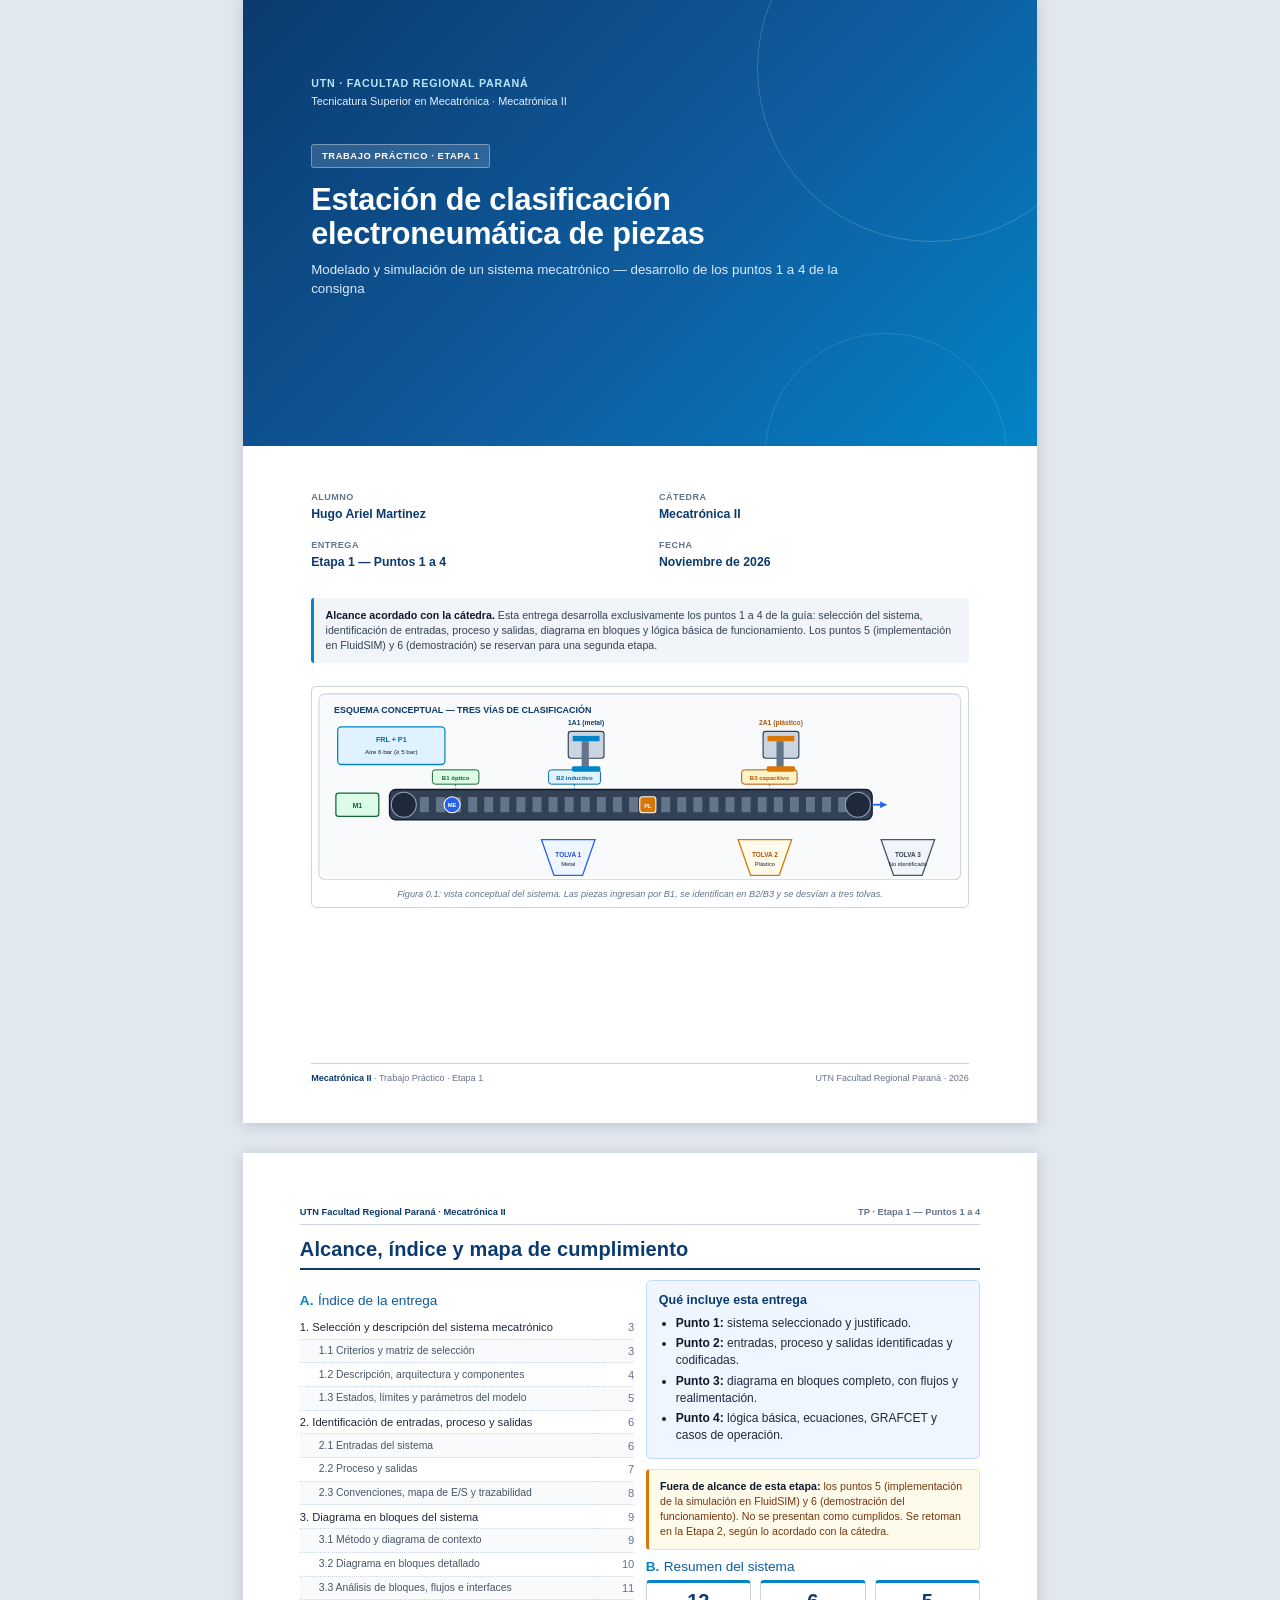
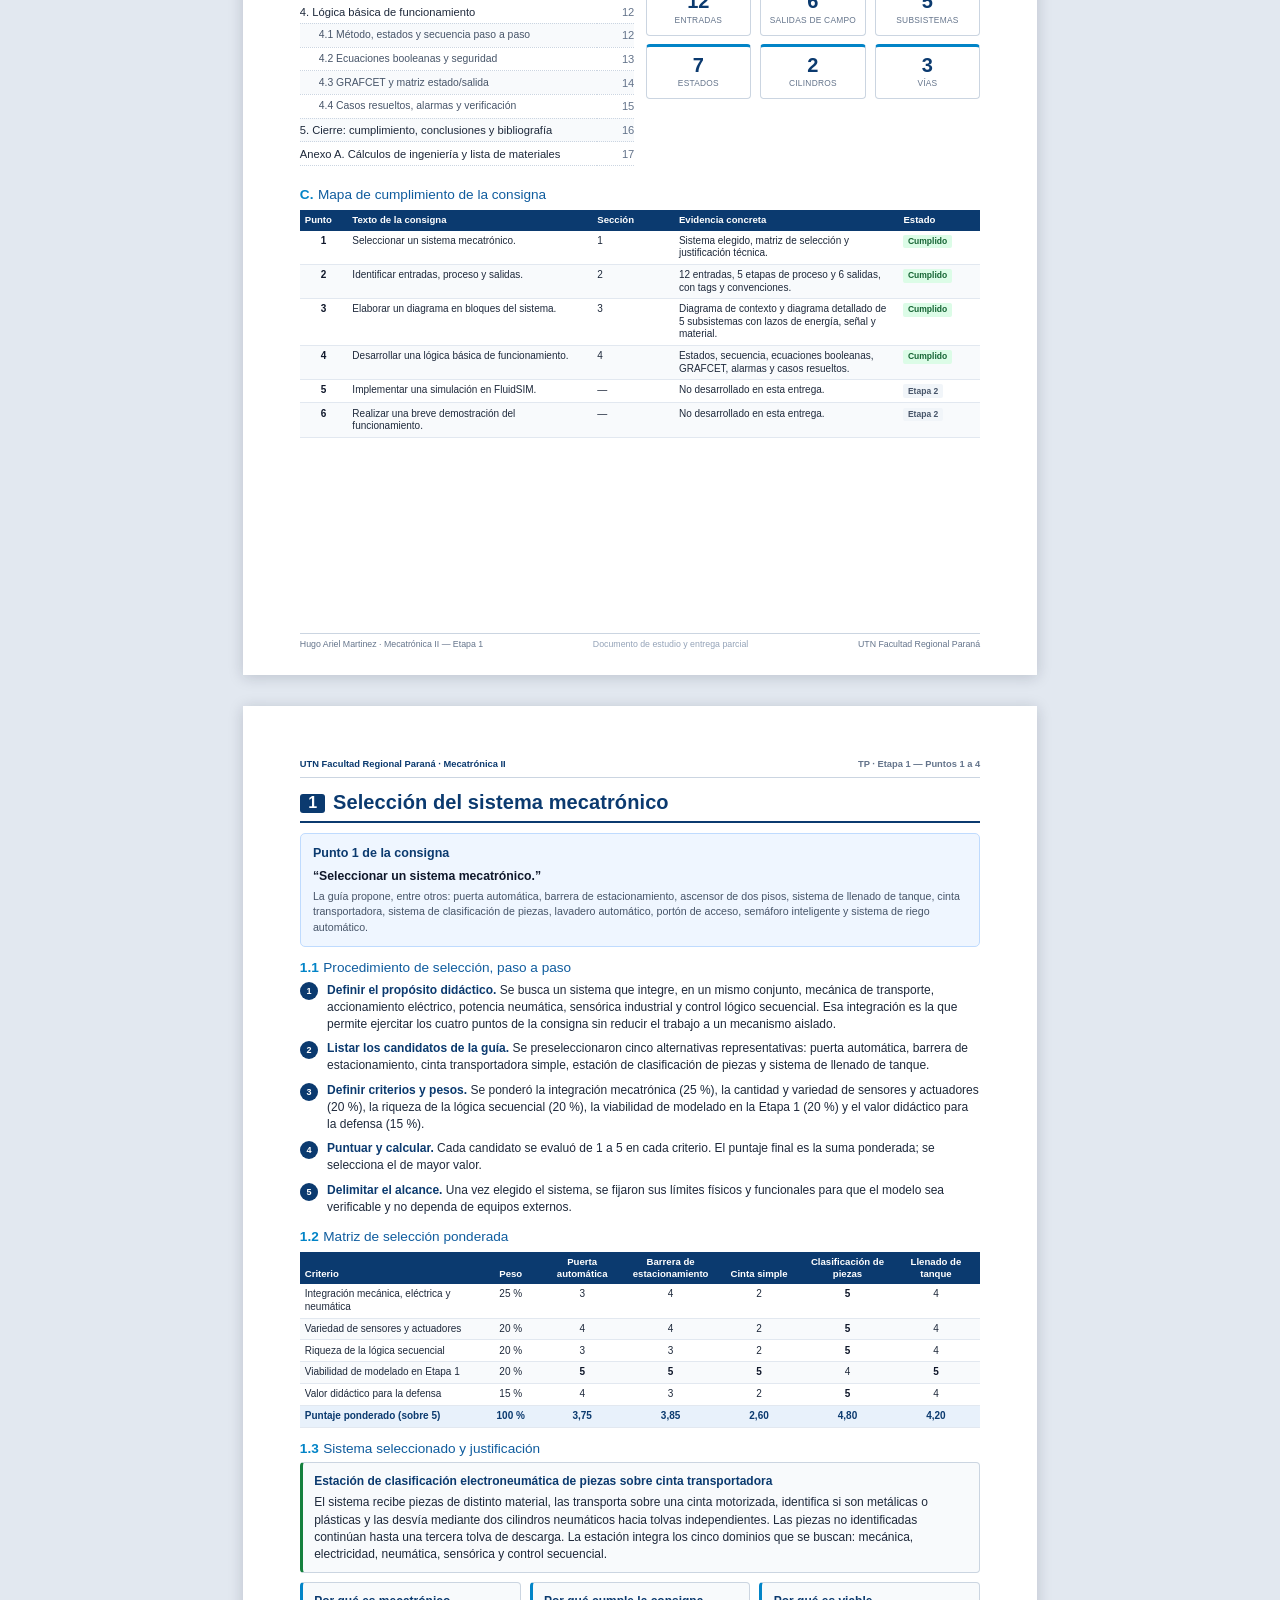
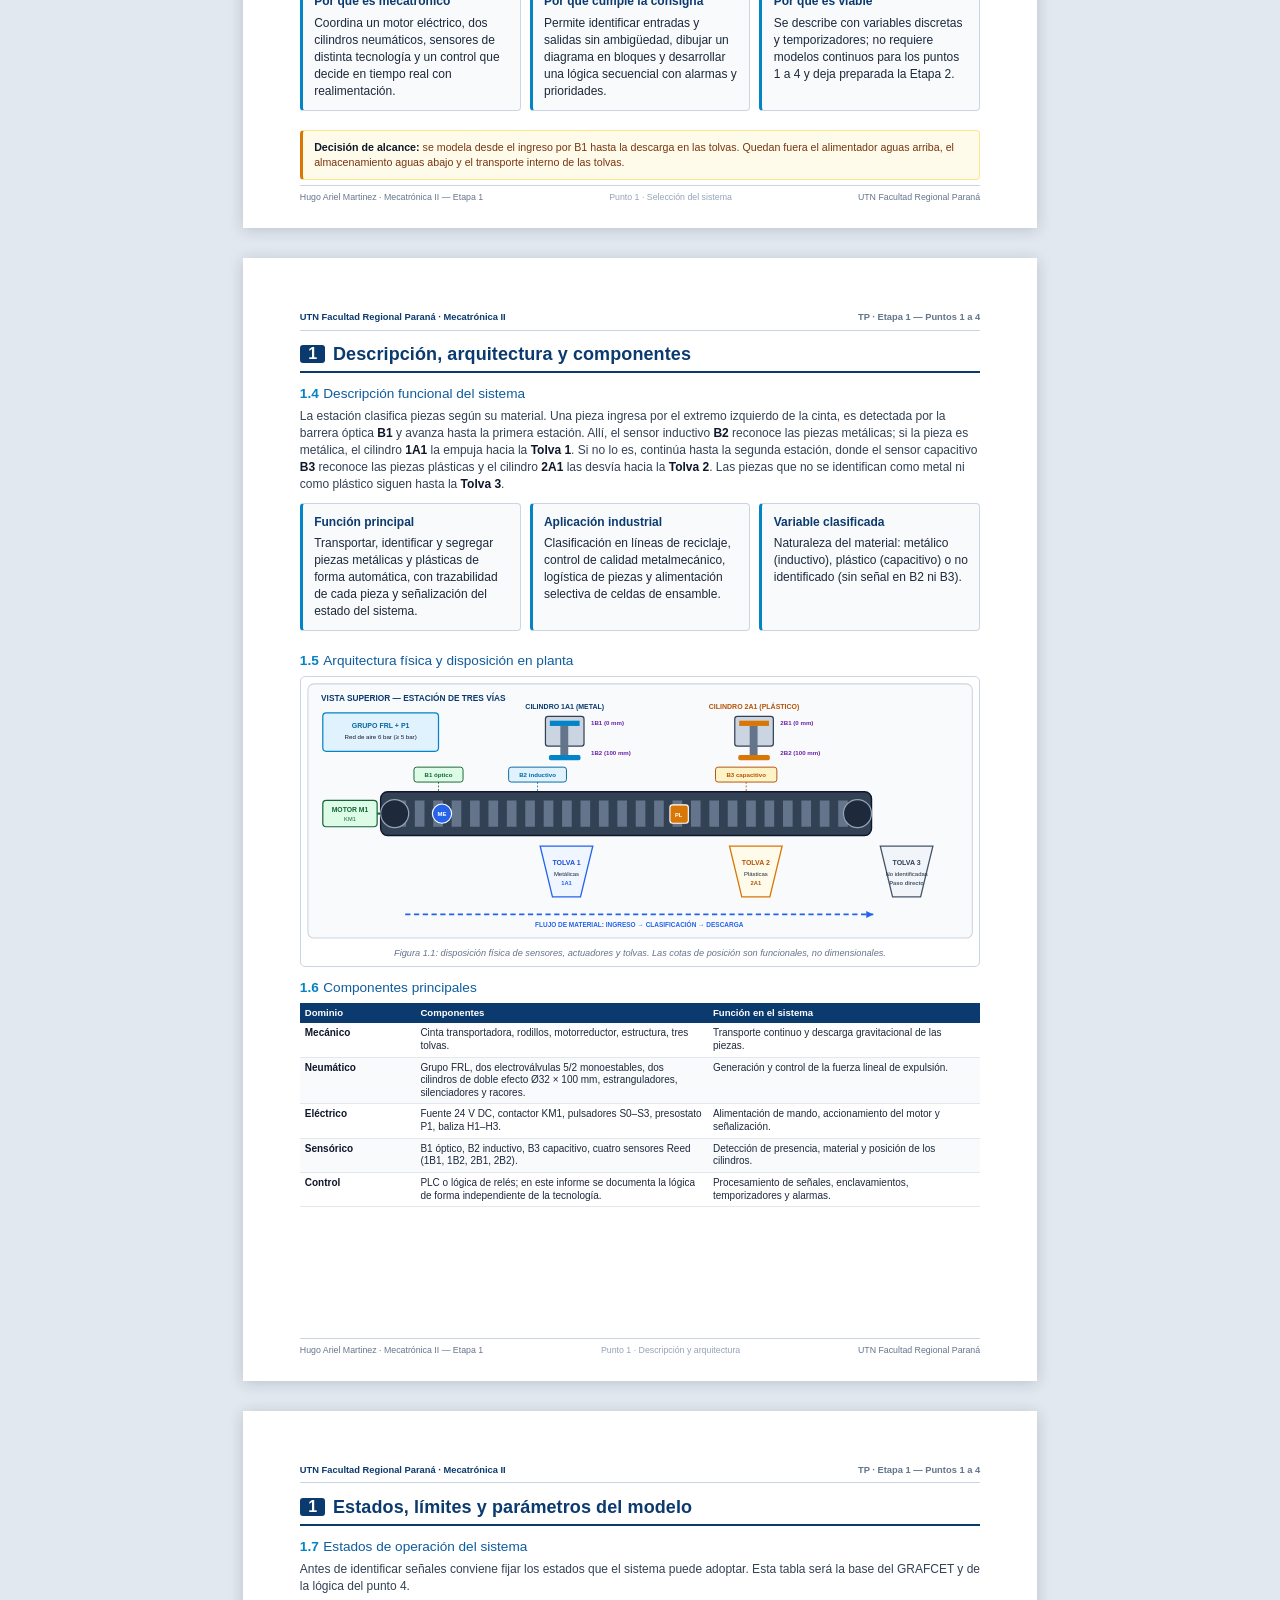
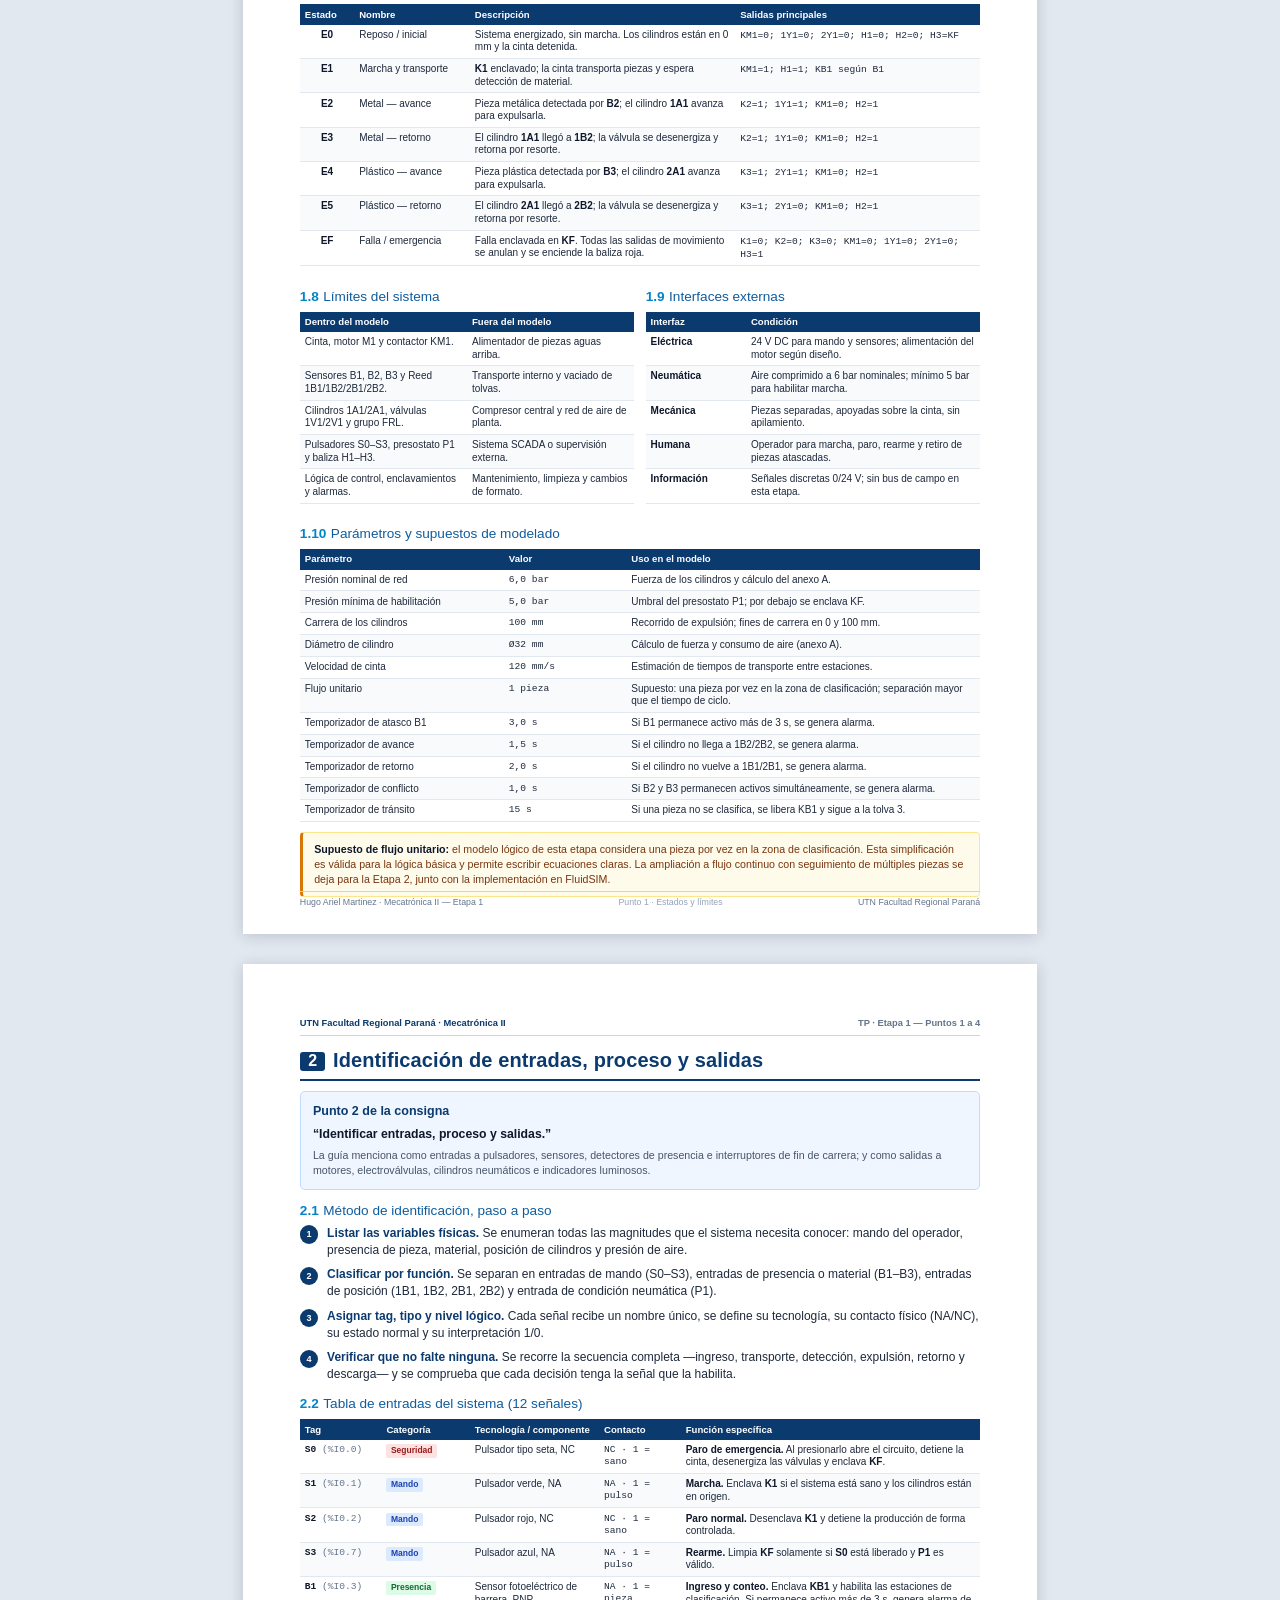
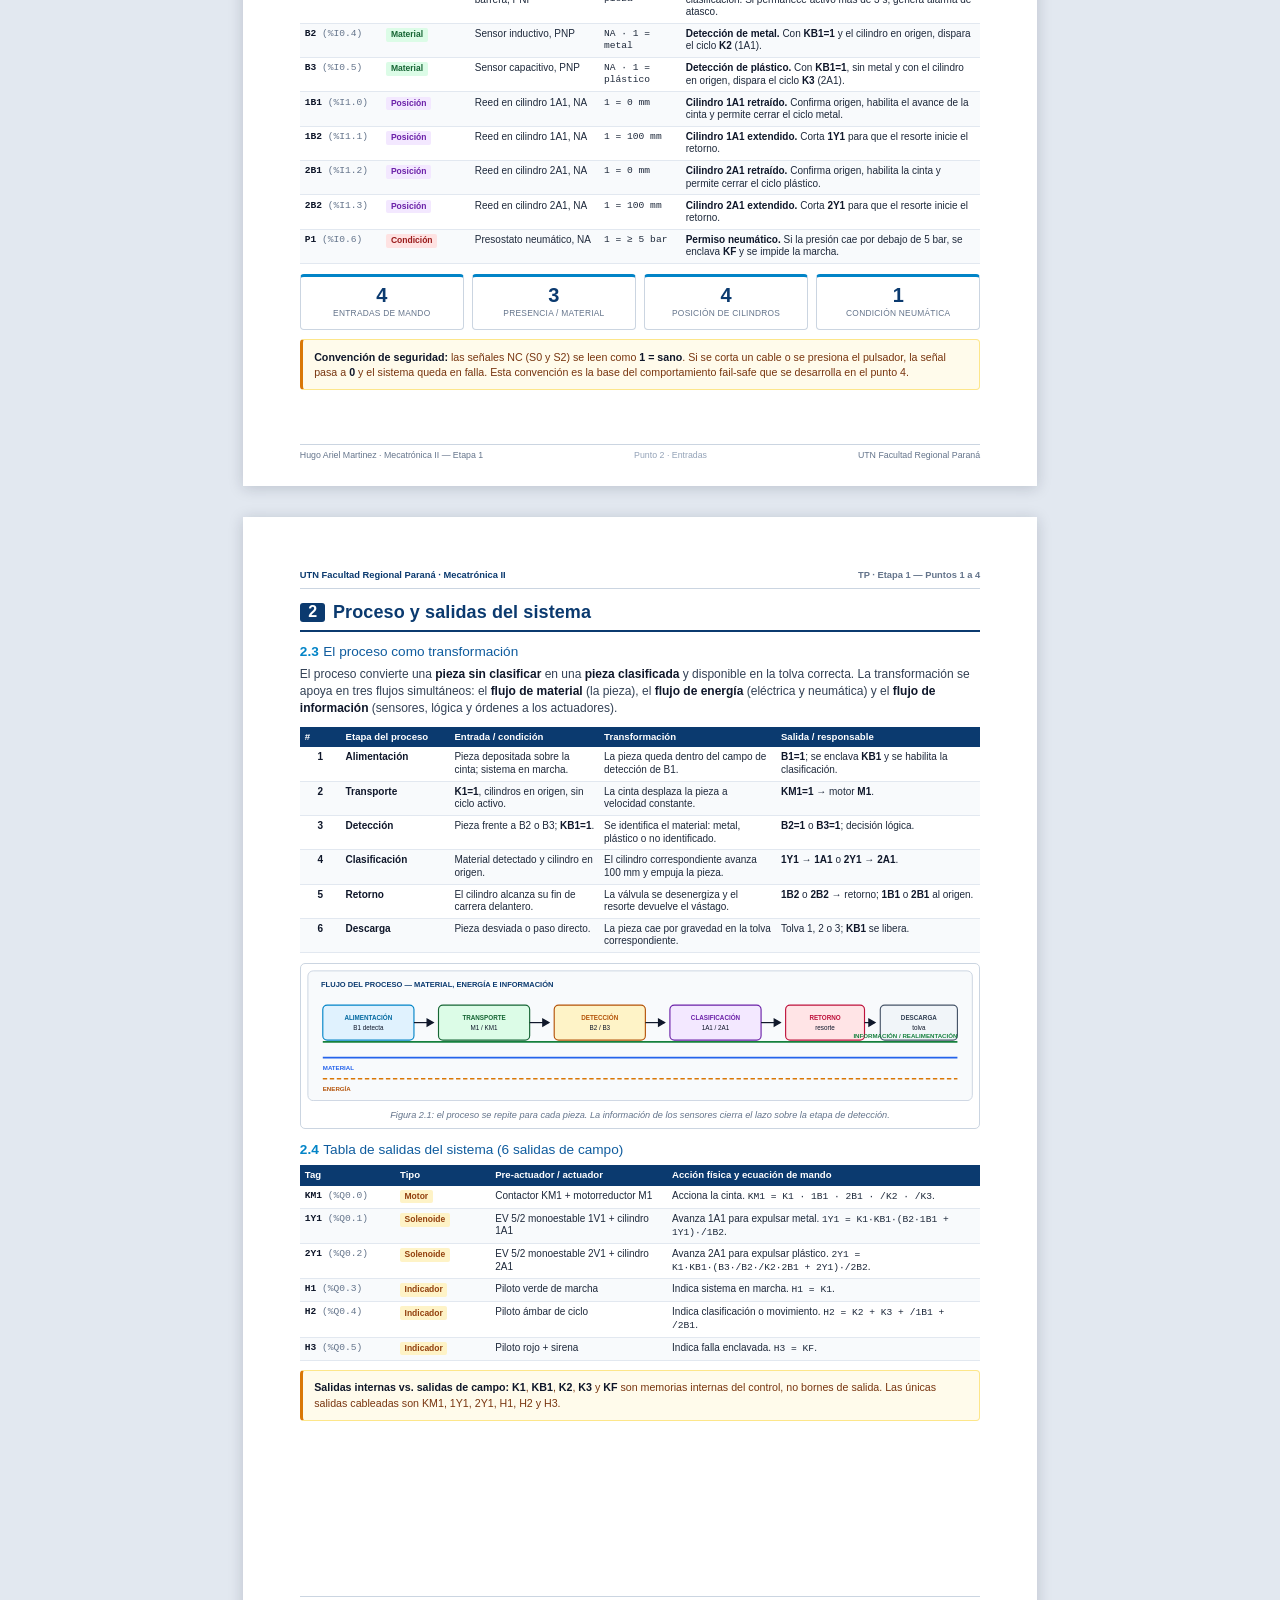
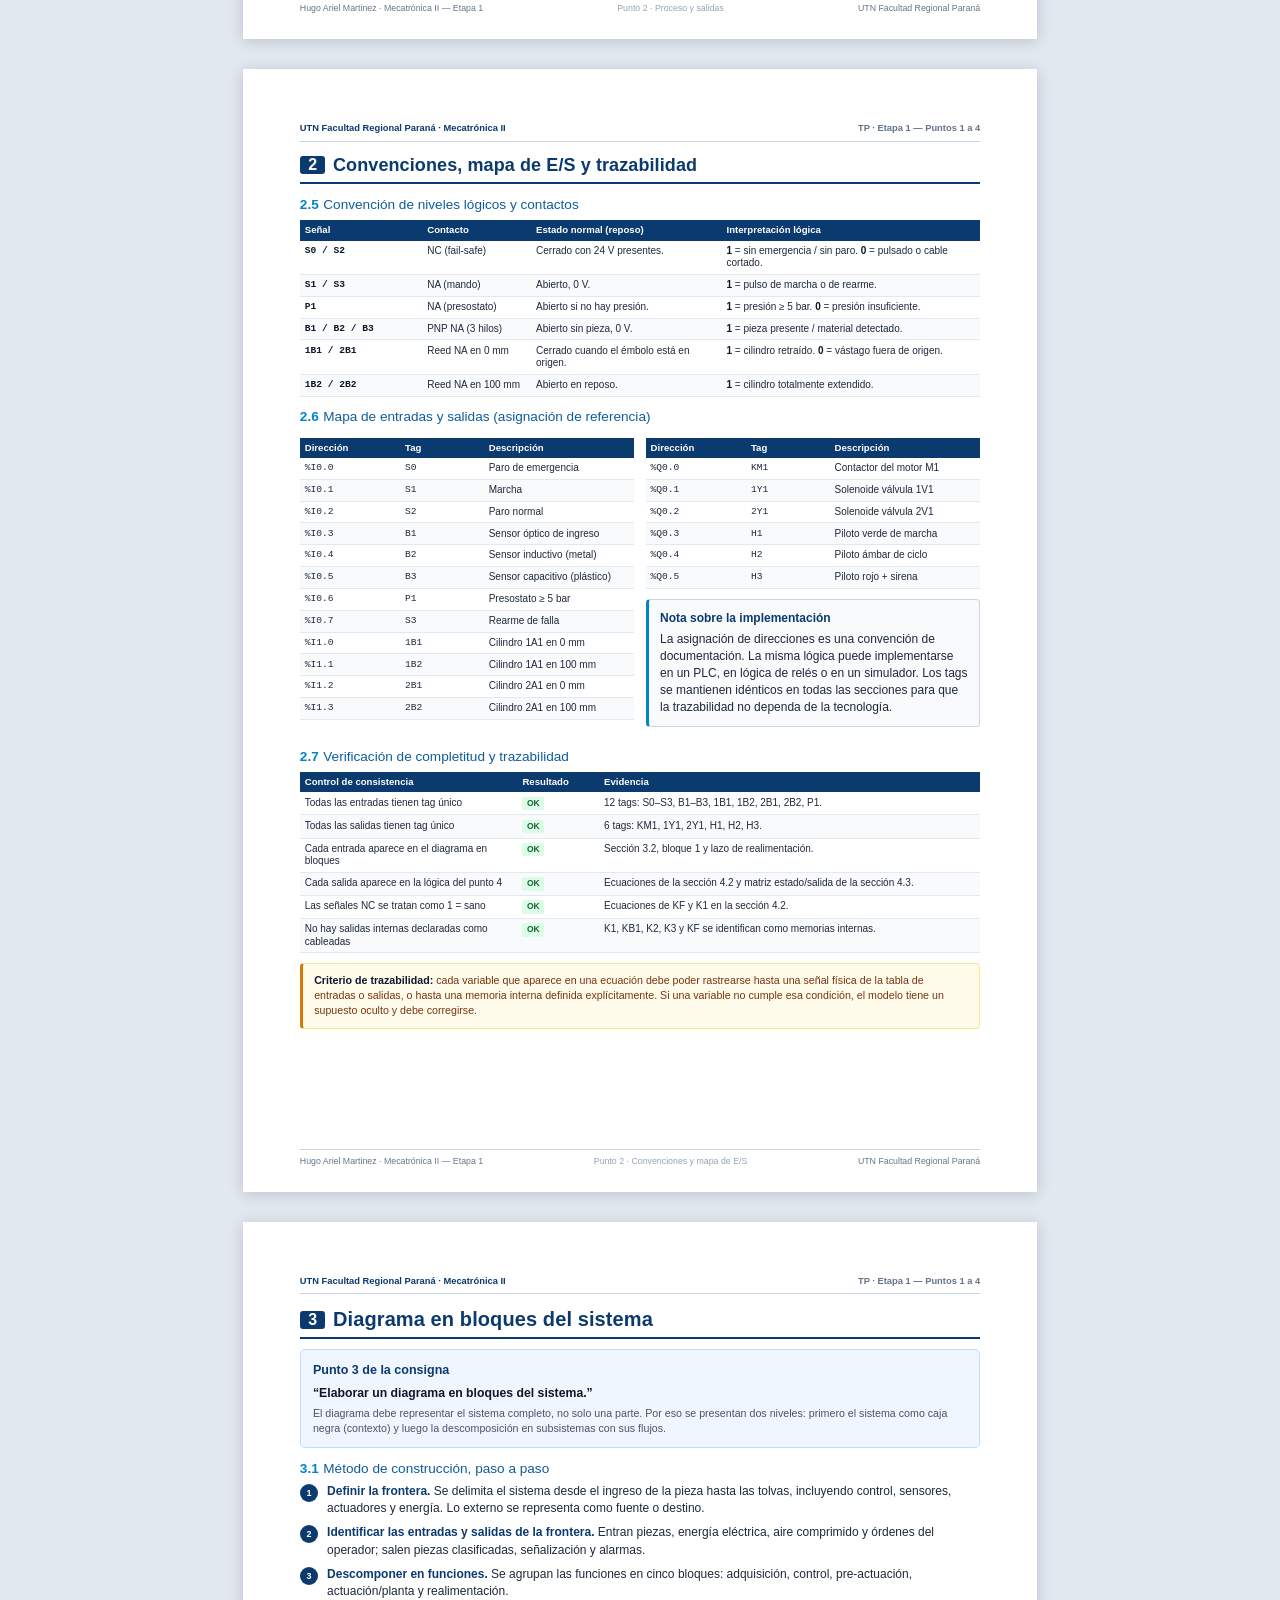
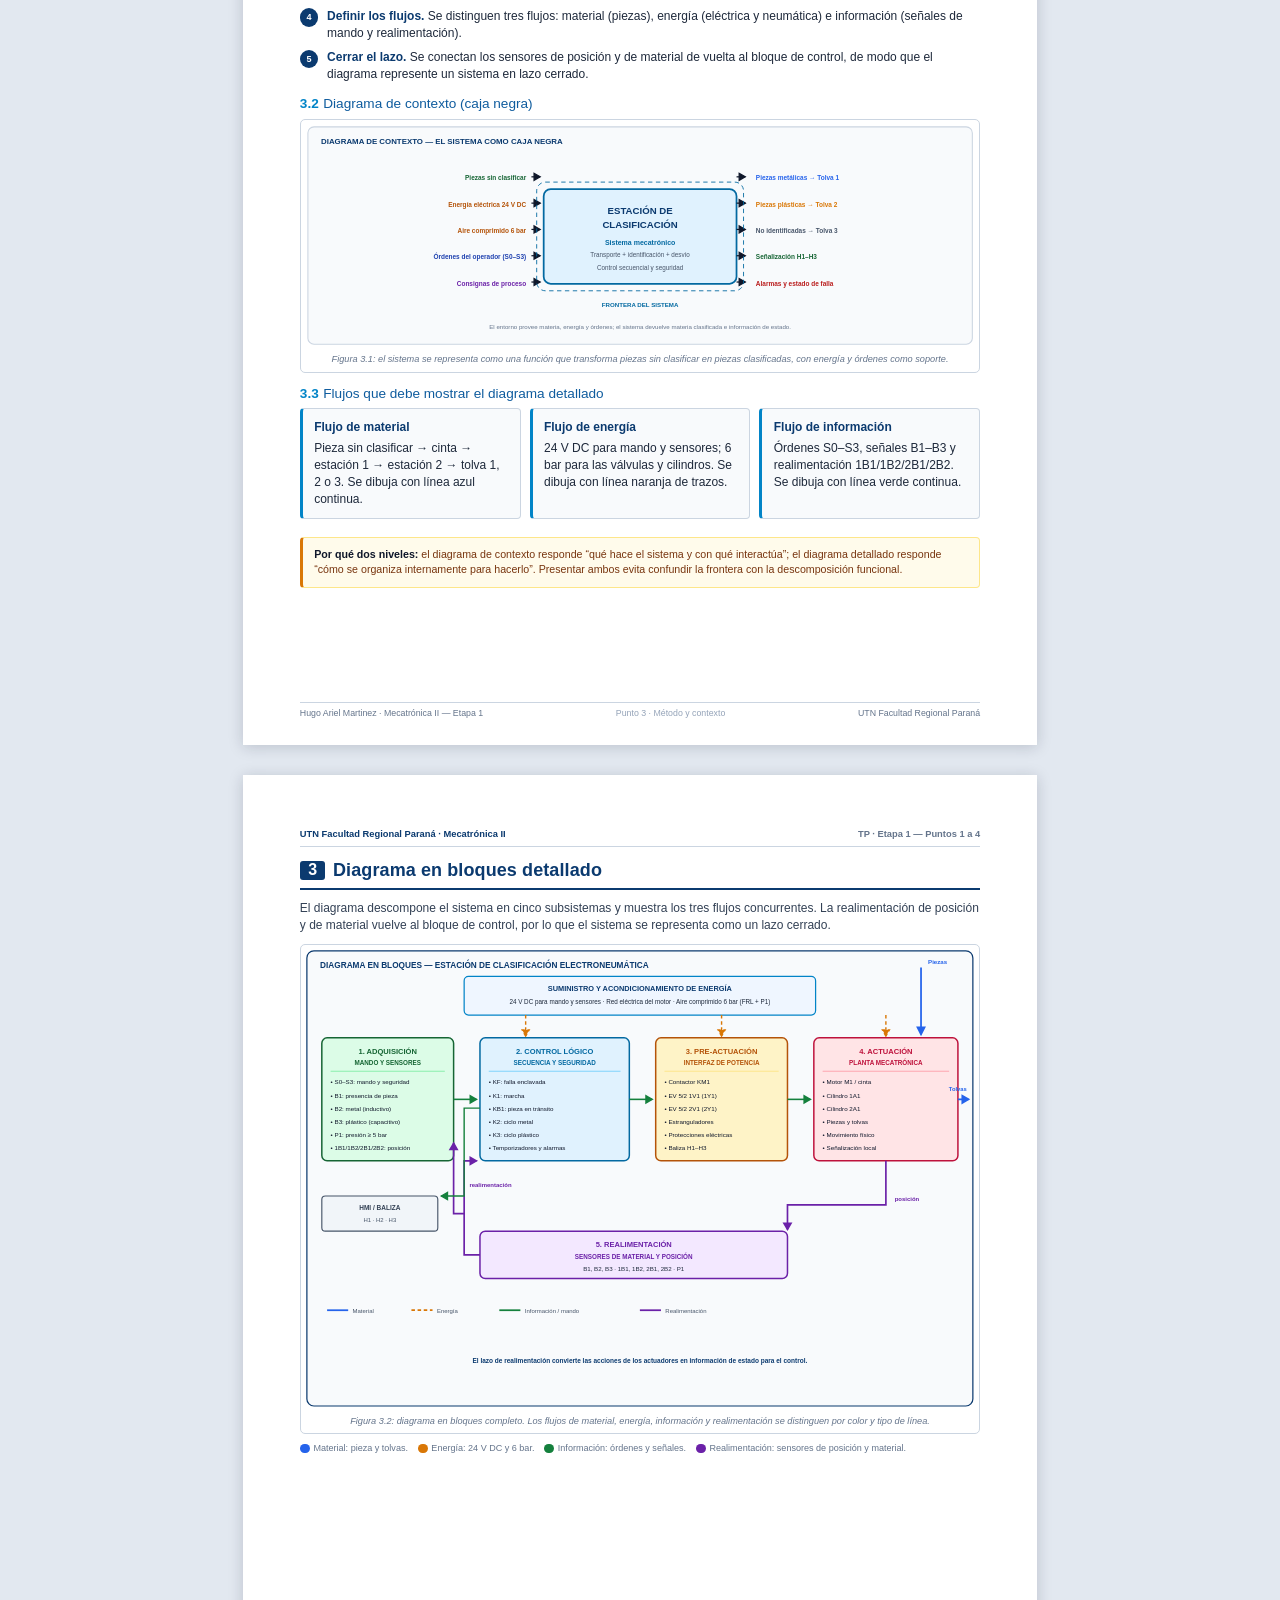
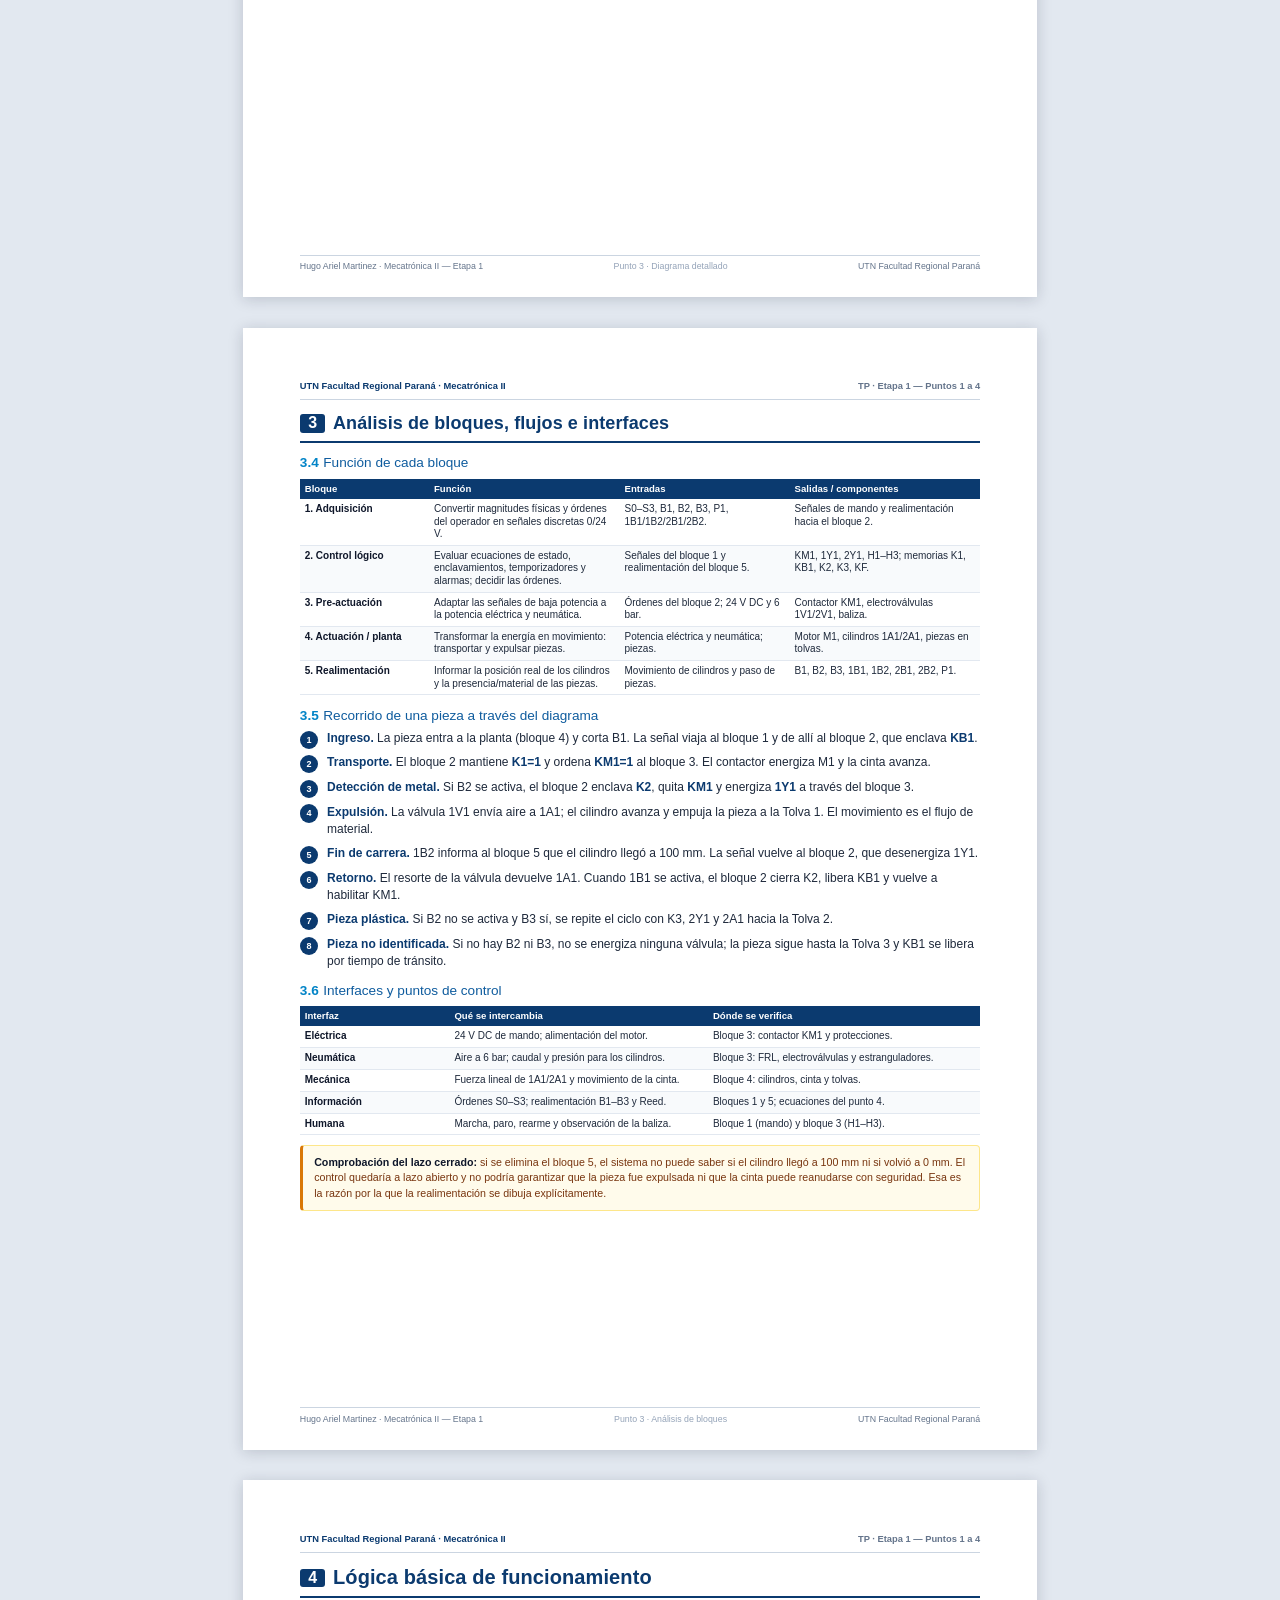
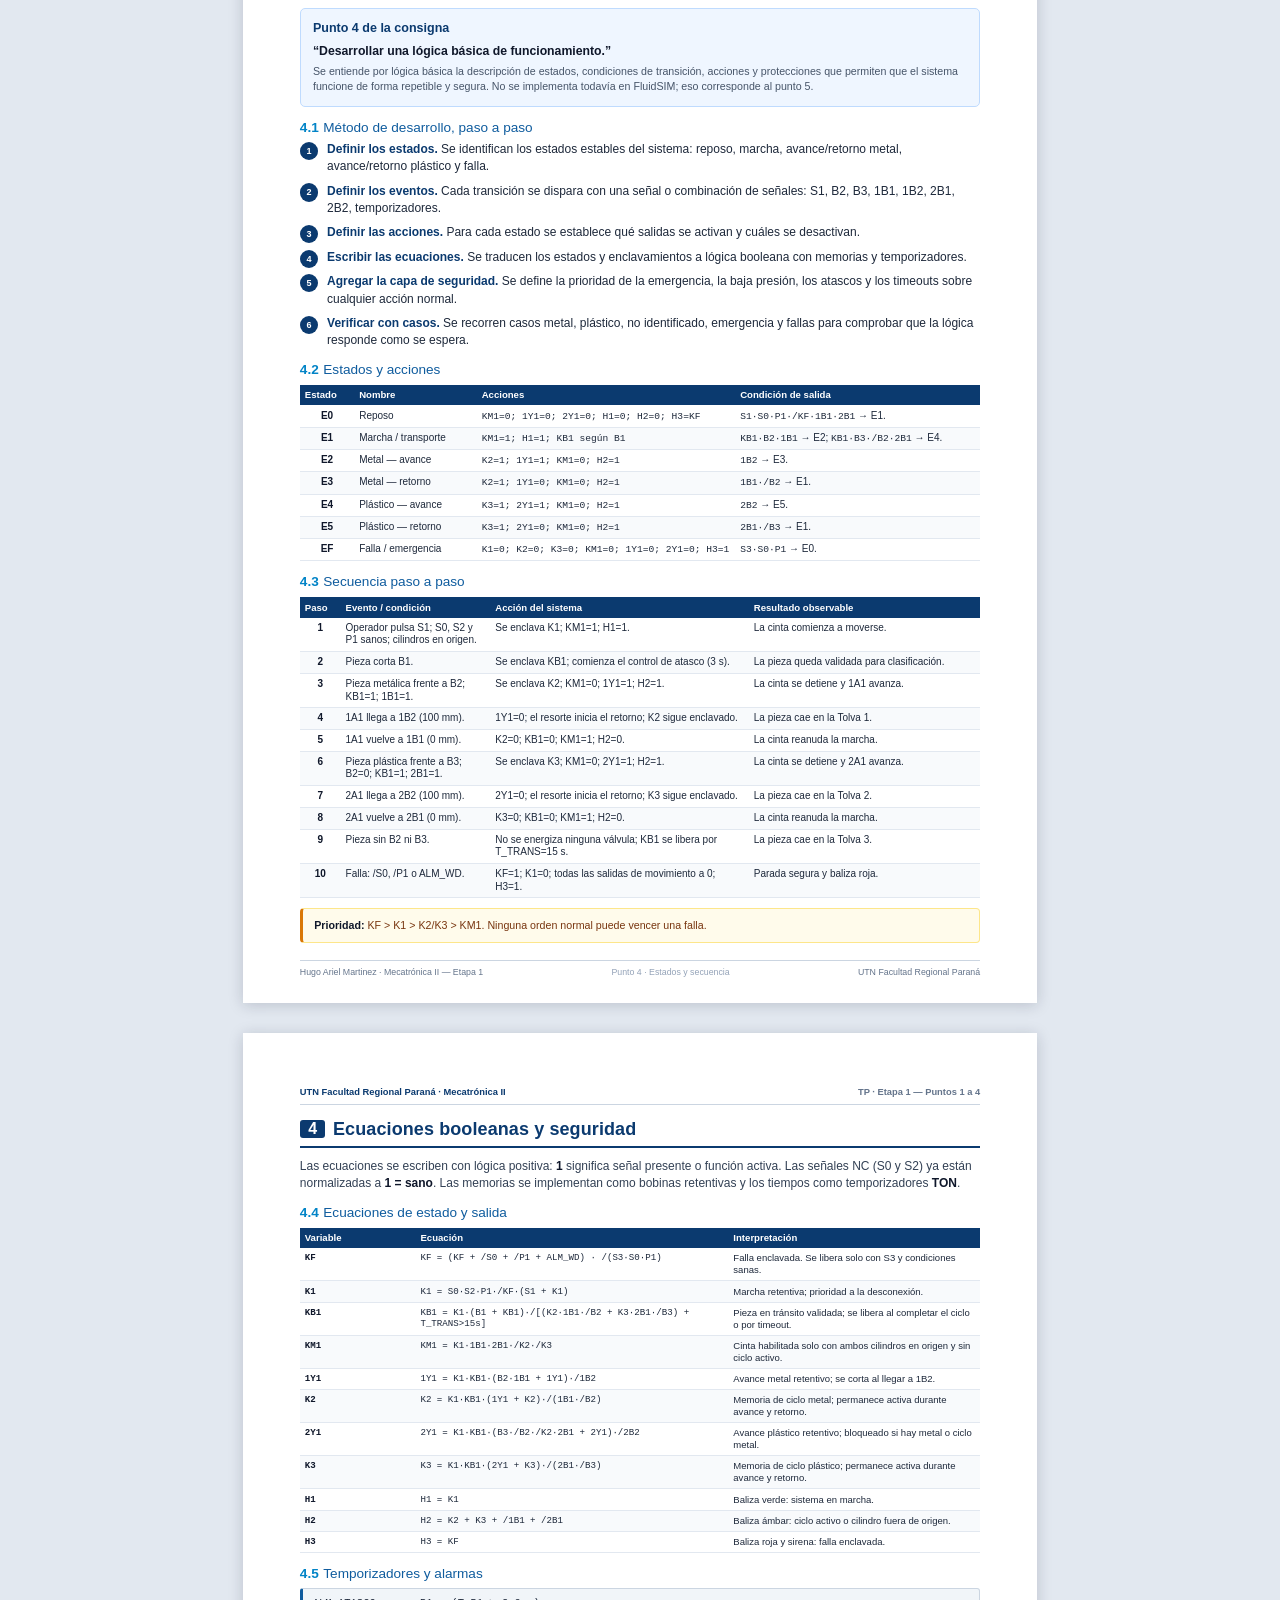
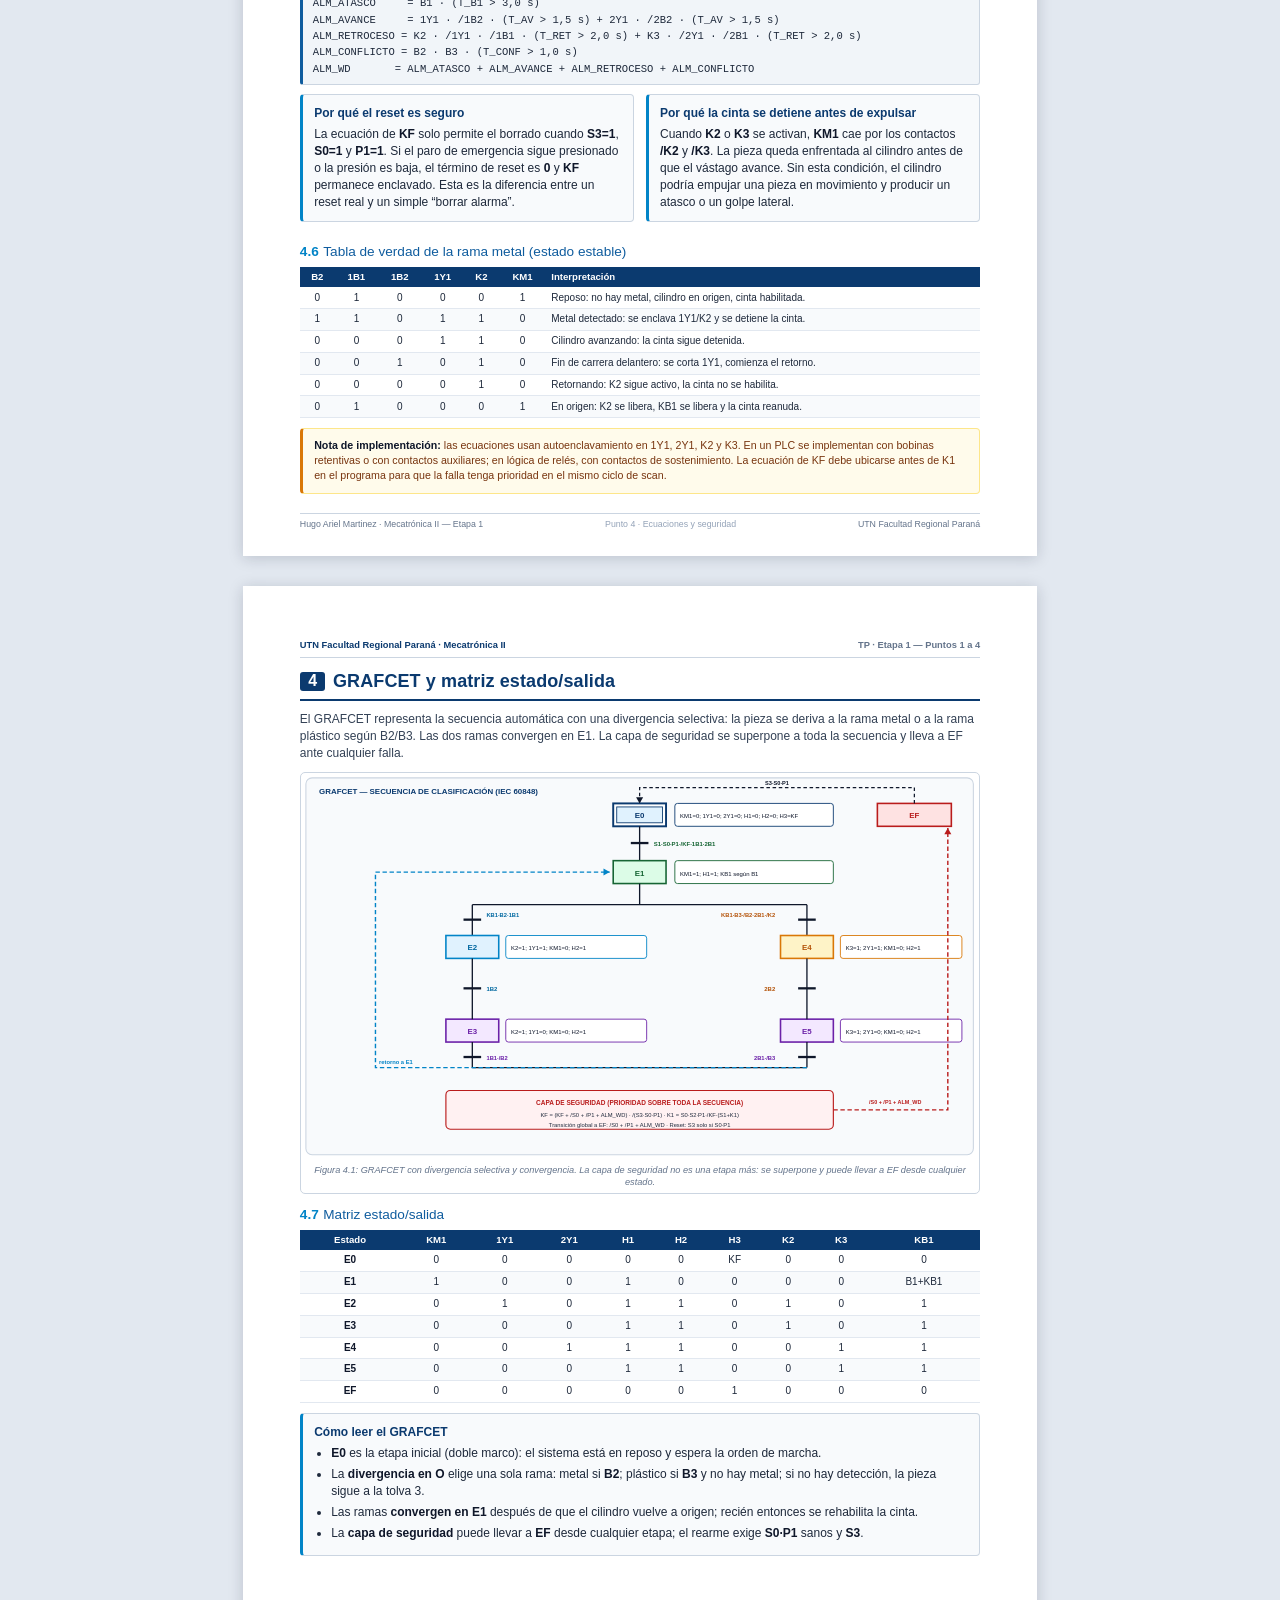
<file: Resolucion/informe_etapa_1_4.html>
<!DOCTYPE html>
<html lang="es">
<head>
<meta charset="UTF-8">
<title>TP Mecatrónica II — Etapa 1: Puntos 1 a 4 — Hugo Ariel Martinez</title>
<style>
  :root{
    --blue:#0b3a6f; --blue2:#0f5c9e; --sky:#0284c7;
    --ink:#1e293b; --muted:#64748b; --line:#cbd5e1; --soft:#f8fafc;
    --green:#15803d; --amber:#b45309; --red:#b91c1c; --purple:#6b21a8;
  }
  @page{ size:A4; margin:0; }
  *,*::before,*::after{ box-sizing:border-box; }
  html,body{ margin:0; padding:0; background:#e2e8f0; }
  body{
    font-family:"Segoe UI",-apple-system,BlinkMacSystemFont,Roboto,Arial,Helvetica,sans-serif;
    color:var(--ink); font-size:9pt; line-height:1.42;
    -webkit-print-color-adjust:exact; print-color-adjust:exact;
  }
  .page{
    width:210mm; height:297mm; background:#fff; margin:0 auto 8mm;
    padding:14mm 15mm 13mm; position:relative; overflow:hidden;
    page-break-after:always; box-shadow:0 2px 14px rgba(15,23,42,.18);
  }
  .page:last-child{ page-break-after:auto; margin-bottom:0; }
  @media print{
    html,body{ background:#fff; }
    .page{ margin:0; box-shadow:none; }
  }
  .page-head{
    display:flex; justify-content:space-between; align-items:flex-end;
    border-bottom:1.5px solid var(--line); padding-bottom:1.4mm;
    margin-bottom:3.5mm; font-size:7pt; color:var(--muted); font-weight:600;
  }
  .page-head .left{ color:var(--blue); }
  .page-foot{
    position:absolute; left:15mm; right:15mm; bottom:6.5mm;
    display:flex; justify-content:space-between; align-items:center;
    border-top:1px solid var(--line); padding-top:1.2mm;
    font-size:6.6pt; color:var(--muted);
  }
  .page-foot .center{ color:#94a3b8; }

  /* Títulos */
  .sec-title{
    font-size:15pt; color:var(--blue); margin:0 0 2.6mm;
    padding-bottom:1.8mm; border-bottom:2px solid var(--blue);
    line-height:1.15; letter-spacing:.1px;
  }
  .sec-title .num{
    display:inline-block; background:var(--blue); color:#fff;
    border-radius:3px; padding:0 2.2mm; margin-right:2mm;
    font-size:12pt; vertical-align:1px;
  }
  .sub-title{
    font-size:10.2pt; color:var(--blue2); margin:3.4mm 0 1.4mm;
    line-height:1.2;
  }
  .sub-title .n{ color:var(--sky); font-weight:800; margin-right:1.2mm; }
  .lead{ font-size:9pt; color:#334155; margin:0 0 2.6mm; }
  p{ margin:0 0 2mm; }
  ul,ol{ margin:1mm 0 2.4mm; padding-left:5mm; }
  li{ margin-bottom:1mm; }
  b{ color:#0f172a; }
  .muted{ color:var(--muted); }
  .small{ font-size:7.6pt; }
  .mono{ font-family:Consolas,"Courier New",monospace; font-size:.96em; }

  /* Cajas */
  .card{
    background:var(--soft); border:1px solid var(--line);
    border-left:3px solid var(--sky); border-radius:4px;
    padding:2.6mm 3mm; margin-bottom:2.4mm;
  }
  .card h4{ margin:0 0 1.2mm; font-size:9pt; color:var(--blue); }
  .card p:last-child{ margin-bottom:0; }
  .note{
    background:#fffbeb; border:1px solid #fde68a; border-left:3px solid #d97706;
    border-radius:4px; padding:2.4mm 3mm; font-size:8pt; color:#78350f;
    margin:2.4mm 0;
  }
  .scope{
    background:#eff6ff; border:1px solid #bfdbfe; border-radius:5px;
    padding:3mm 3.2mm; margin-bottom:2.6mm;
  }
  .scope h4{ margin:0 0 1.4mm; color:var(--blue); font-size:9.4pt; }
  .scope ul{ margin:0; padding-left:4.5mm; }
  .scope li{ margin-bottom:.8mm; }
  .grid-2{ display:grid; grid-template-columns:1fr 1fr; gap:3mm; }
  .grid-3{ display:grid; grid-template-columns:repeat(3,1fr); gap:2.4mm; }
  .grid-4{ display:grid; grid-template-columns:repeat(4,1fr); gap:2.2mm; }

  /* Tablas */
  table{ width:100%; border-collapse:collapse; font-size:7.5pt; line-height:1.25; margin:1.8mm 0 2.6mm; }
  th{
    background:var(--blue); color:#fff; text-align:left;
    padding:1.8mm 1.5mm; font-weight:700; font-size:7.2pt;
    vertical-align:bottom;
  }
  td{ border-bottom:1px solid #e2e8f0; padding:1.4mm 1.5mm; vertical-align:top; }
  tbody tr:nth-child(even){ background:#f8fafc; }
  td.c,th.c{ text-align:center; }
  tr.total td{ background:#e8f1fb; font-weight:700; color:var(--blue); border-top:1.5px solid var(--blue2); }
  .table-compact td,.table-compact th{ padding:1.1mm 1.3mm; }

  /* Badges */
  .badge{
    display:inline-block; padding:.3mm 1.2mm; border-radius:2px;
    font-size:6.4pt; font-weight:700; white-space:nowrap; line-height:1.35;
  }
  .badge.safe{ background:#fee2e2; color:#991b1b; }
  .badge.cmd{ background:#dbeafe; color:#1e40af; }
  .badge.sens{ background:#dcfce7; color:#166534; }
  .badge.pos{ background:#f3e8ff; color:#6b21a8; }
  .badge.out{ background:#fef3c7; color:#92400e; }
  .badge.ok{ background:#dcfce7; color:#166534; }
  .badge.pend{ background:#f1f5f9; color:#475569; }

  /* Fórmulas y figuras */
  .formula{
    font-family:Consolas,"Courier New",monospace; background:#f1f5f9;
    border:1px solid var(--line); border-left:3px solid var(--blue2);
    border-radius:3px; padding:1.8mm 2.6mm; font-size:7.9pt; line-height:1.55;
    margin:1.4mm 0 2.4mm;
  }
  .figure{
    border:1px solid var(--line); border-radius:5px; background:#fff;
    padding:1.6mm; margin:1.8mm 0 2.2mm;
  }
  .caption{
    font-size:6.9pt; color:var(--muted); text-align:center;
    margin-top:1mm; font-style:italic; line-height:1.3;
  }
  .legend{ display:flex; flex-wrap:wrap; gap:2.6mm; font-size:6.8pt; color:var(--muted); margin-top:1mm; }
  .legend span{ display:inline-flex; align-items:center; gap:1mm; }
  .dot{ width:2.6mm; height:2.6mm; border-radius:50%; display:inline-block; }

  /* Pasos */
  .steps{ counter-reset:step; list-style:none; padding:0; margin:0; }
  .steps li{ position:relative; padding-left:7.2mm; margin-bottom:2mm; }
  .steps li::before{
    counter-increment:step; content:counter(step);
    position:absolute; left:0; top:.2mm; width:4.8mm; height:4.8mm;
    border-radius:50%; background:var(--blue); color:#fff;
    font-size:6.8pt; font-weight:800; text-align:center; line-height:4.8mm;
  }
  .steps li b{ color:var(--blue); }

  /* KPI */
  .kpi{
    background:#fff; border:1px solid var(--line); border-top:3px solid var(--sky);
    border-radius:4px; padding:2.2mm 1.6mm; text-align:center;
  }
  .kpi b{ display:block; font-size:15pt; color:var(--blue); line-height:1.05; }
  .kpi span{ display:block; font-size:6.3pt; color:var(--muted); text-transform:uppercase; letter-spacing:.25px; margin-top:.6mm; }

  /* Índice */
  .toc{ width:100%; font-size:8.4pt; }
  .toc td{ border-bottom:1px dotted #cbd5e1; padding:1.15mm 0; }
  .toc td:last-child{ text-align:right; color:var(--muted); width:10mm; }
  .toc .toc-sub{ padding-left:5mm; font-size:7.8pt; color:#475569; }

  /* Portada */
  .cover{ padding:0; }
  .cover-band{
    background:linear-gradient(135deg,#0b3a6f 0%,#0f5c9e 55%,#0284c7 100%);
    color:#fff; padding:20mm 18mm 14mm; height:118mm; position:relative; overflow:hidden;
  }
  .cover-band::after{
    content:""; position:absolute; right:-18mm; top:-28mm;
    width:92mm; height:92mm; border:1px solid rgba(255,255,255,.18);
    border-radius:50%;
  }
  .cover-band::before{
    content:""; position:absolute; right:8mm; bottom:-34mm;
    width:64mm; height:64mm; border:1px solid rgba(255,255,255,.12);
    border-radius:50%;
  }
  .cover-inst{ font-size:8pt; font-weight:800; letter-spacing:.8px; text-transform:uppercase; color:#bae6fd; }
  .cover-career{ font-size:8.2pt; color:#e0f2fe; margin-top:1mm; }
  .cover-kicker{
    display:inline-block; margin-top:9mm; background:rgba(255,255,255,.14);
    border:1px solid rgba(255,255,255,.35); border-radius:3px;
    padding:1.2mm 2.6mm; font-size:7pt; font-weight:800; letter-spacing:.6px;
    text-transform:uppercase; color:#fff;
  }
  .cover h1{
    font-size:23pt; line-height:1.08; margin:4mm 0 3mm;
    font-weight:800; letter-spacing:-.2px; max-width:150mm;
  }
  .cover-band p{ font-size:10pt; color:#dbeafe; margin:0; max-width:145mm; }
  .cover-body{ padding:12mm 18mm 0; }
  .cover-grid{ display:grid; grid-template-columns:1fr 1fr; gap:4mm 10mm; margin-bottom:7mm; }
  .cover-grid span{ display:block; font-size:6.8pt; text-transform:uppercase; letter-spacing:.5px; color:var(--muted); font-weight:700; }
  .cover-grid b{ display:block; font-size:9.2pt; color:var(--blue); margin-top:.6mm; }
  .cover-note{
    background:#f1f5f9; border-left:3px solid var(--sky); border-radius:3px;
    padding:2.6mm 3mm; font-size:8pt; color:#334155; margin-bottom:6mm;
  }
  .cover-foot{
    position:absolute; left:18mm; right:18mm; bottom:10mm;
    display:flex; justify-content:space-between; align-items:flex-end;
    border-top:1px solid var(--line); padding-top:2mm;
    font-size:6.8pt; color:var(--muted);
  }
  .cover-foot b{ color:var(--blue); }
</style>
</head>
<body>

<!-- ================= PORTADA ================= -->
<div class="page cover">
  <div class="cover-band">
    <div class="cover-inst">UTN · Facultad Regional Paraná</div>
    <div class="cover-career">Tecnicatura Superior en Mecatrónica · Mecatrónica II</div>
    <div class="cover-kicker">Trabajo Práctico · Etapa 1</div>
    <h1>Estación de clasificación electroneumática de piezas</h1>
    <p>Modelado y simulación de un sistema mecatrónico — desarrollo de los puntos 1 a 4 de la consigna</p>
  </div>

  <div class="cover-body">
    <div class="cover-grid">
      <div><span>Alumno</span><b>Hugo Ariel Martinez</b></div>
      <div><span>Cátedra</span><b>Mecatrónica II</b></div>
      <div><span>Entrega</span><b>Etapa 1 — Puntos 1 a 4</b></div>
      <div><span>Fecha</span><b>Noviembre de 2026</b></div>
    </div>

    <div class="cover-note">
      <b>Alcance acordado con la cátedra.</b> Esta entrega desarrolla exclusivamente los puntos 1 a 4 de la guía:
      selección del sistema, identificación de entradas, proceso y salidas, diagrama en bloques y lógica básica de
      funcionamiento. Los puntos 5 (implementación en FluidSIM) y 6 (demostración) se reservan para una segunda etapa.
    </div>

    <div class="figure" style="margin-bottom:0;">
      <svg viewBox="0 0 720 210" width="100%" height="auto" role="img" aria-label="Esquema conceptual de la estación de clasificación">
        <rect x="1" y="1" width="718" height="208" rx="7" fill="#f8fafc" stroke="#cbd5e1" stroke-width="1.2"/>
        <text x="18" y="22" fill="#0b3a6f" font-size="10" font-weight="800">ESQUEMA CONCEPTUAL — TRES VÍAS DE CLASIFICACIÓN</text>

        <!-- Unidad FRL -->
        <rect x="22" y="38" width="120" height="42" rx="4" fill="#e0f2fe" stroke="#0284c7" stroke-width="1.4"/>
        <text x="82" y="55" fill="#0369a1" font-size="8" font-weight="800" text-anchor="middle">FRL + P1</text>
        <text x="82" y="68" fill="#0f172a" font-size="7" text-anchor="middle">Aire 6 bar (≥ 5 bar)</text>

        <!-- Cinta -->
        <rect x="80" y="108" width="540" height="34" rx="7" fill="#334155" stroke="#0f172a" stroke-width="1.5"/>
        <line x1="96" y1="125" x2="604" y2="125" stroke="#64748b" stroke-width="17" stroke-dasharray="10 8"/>
        <circle cx="96" cy="125" r="14" fill="#1e293b" stroke="#94a3b8" stroke-width="1.2"/>
        <circle cx="604" cy="125" r="14" fill="#1e293b" stroke="#94a3b8" stroke-width="1.2"/>

        <!-- Motor -->
        <rect x="20" y="112" width="48" height="26" rx="3" fill="#dcfce7" stroke="#166534" stroke-width="1.4"/>
        <text x="44" y="129" fill="#166534" font-size="8" font-weight="800" text-anchor="middle">M1</text>

        <!-- Piezas -->
        <circle cx="150" cy="125" r="9" fill="#2563eb" stroke="#fff" stroke-width="1.2"/>
        <text x="150" y="128" fill="#fff" font-size="6.5" font-weight="800" text-anchor="middle">ME</text>
        <rect x="360" y="116" width="18" height="18" rx="3" fill="#d97706" stroke="#fff" stroke-width="1.2"/>
        <text x="369" y="129" fill="#fff" font-size="6.2" font-weight="800" text-anchor="middle">PL</text>

        <!-- Sensores -->
        <rect x="128" y="86" width="52" height="16" rx="3" fill="#dcfce7" stroke="#166534" stroke-width="1.1"/>
        <text x="154" y="97" fill="#166534" font-size="6.8" font-weight="700" text-anchor="middle">B1 óptico</text>
        <line x1="154" y1="102" x2="154" y2="108" stroke="#166534" stroke-width="1" stroke-dasharray="2 2"/>

        <rect x="258" y="86" width="58" height="16" rx="3" fill="#e0f2fe" stroke="#0369a1" stroke-width="1.1"/>
        <text x="287" y="97" fill="#0369a1" font-size="6.8" font-weight="700" text-anchor="middle">B2 inductivo</text>
        <line x1="287" y1="102" x2="287" y2="108" stroke="#0369a1" stroke-width="1" stroke-dasharray="2 2"/>

        <rect x="474" y="86" width="62" height="16" rx="3" fill="#fef3c7" stroke="#b45309" stroke-width="1.1"/>
        <text x="505" y="97" fill="#b45309" font-size="6.8" font-weight="700" text-anchor="middle">B3 capacitivo</text>
        <line x1="505" y1="102" x2="505" y2="108" stroke="#b45309" stroke-width="1" stroke-dasharray="2 2"/>

        <!-- Cilindros -->
        <g transform="translate(270,36)">
          <text x="30" y="0" fill="#0b3a6f" font-size="7.5" font-weight="800" text-anchor="middle">1A1 (metal)</text>
          <rect x="10" y="7" width="40" height="30" rx="3" fill="#cbd5e1" stroke="#334155" stroke-width="1.3"/>
          <rect x="15" y="12" width="30" height="6" fill="#0284c7"/>
          <rect x="25" y="18" width="8" height="30" fill="#64748b"/>
          <rect x="14" y="46" width="32" height="6" rx="2" fill="#0284c7"/>
        </g>
        <g transform="translate(488,36)">
          <text x="30" y="0" fill="#b45309" font-size="7.5" font-weight="800" text-anchor="middle">2A1 (plástico)</text>
          <rect x="10" y="7" width="40" height="30" rx="3" fill="#cbd5e1" stroke="#334155" stroke-width="1.3"/>
          <rect x="15" y="12" width="30" height="6" fill="#d97706"/>
          <rect x="25" y="18" width="8" height="30" fill="#64748b"/>
          <rect x="14" y="46" width="32" height="6" rx="2" fill="#d97706"/>
        </g>

        <!-- Tolvas -->
        <polygon points="250,164 310,164 296,204 264,204" fill="#eff6ff" stroke="#2563eb" stroke-width="1.4"/>
        <text x="280" y="183" fill="#1d4ed8" font-size="7.2" font-weight="800" text-anchor="middle">TOLVA 1</text>
        <text x="280" y="194" fill="#1e293b" font-size="6.5" text-anchor="middle">Metal</text>

        <polygon points="470,164 530,164 516,204 484,204" fill="#fffbeb" stroke="#d97706" stroke-width="1.4"/>
        <text x="500" y="183" fill="#b45309" font-size="7.2" font-weight="800" text-anchor="middle">TOLVA 2</text>
        <text x="500" y="194" fill="#1e293b" font-size="6.5" text-anchor="middle">Plástico</text>

        <polygon points="630,164 690,164 676,204 644,204" fill="#f1f5f9" stroke="#475569" stroke-width="1.4"/>
        <text x="660" y="183" fill="#334155" font-size="7.2" font-weight="800" text-anchor="middle">TOLVA 3</text>
        <text x="660" y="194" fill="#1e293b" font-size="6.5" text-anchor="middle">No identificado</text>

        <!-- Flechas de material -->
        <line x1="620" y1="125" x2="636" y2="125" stroke="#2563eb" stroke-width="2"/>
        <polygon points="636,125 629,121 629,129" fill="#2563eb"/>
      </svg>
      <div class="caption">Figura 0.1: vista conceptual del sistema. Las piezas ingresan por B1, se identifican en B2/B3 y se desvían a tres tolvas.</div>
    </div>
  </div>

  <div class="cover-foot">
    <span><b>Mecatrónica II</b> · Trabajo Práctico · Etapa 1</span>
    <span>UTN Facultad Regional Paraná · 2026</span>
  </div>
</div>

<!-- ================= PÁGINA 2: ALCANCE E ÍNDICE ================= -->
<div class="page">
  <div class="page-head">
    <span class="left">UTN Facultad Regional Paraná · Mecatrónica II</span>
    <span>TP · Etapa 1 — Puntos 1 a 4</span>
  </div>

  <h2 class="sec-title">Alcance, índice y mapa de cumplimiento</h2>

  <div class="grid-2">
    <div>
      <div class="sub-title"><span class="n">A.</span>Índice de la entrega</div>
      <table class="toc">
        <tr><td>1. Selección y descripción del sistema mecatrónico</td><td>3</td></tr>
        <tr><td class="toc-sub">1.1 Criterios y matriz de selección</td><td>3</td></tr>
        <tr><td class="toc-sub">1.2 Descripción, arquitectura y componentes</td><td>4</td></tr>
        <tr><td class="toc-sub">1.3 Estados, límites y parámetros del modelo</td><td>5</td></tr>
        <tr><td>2. Identificación de entradas, proceso y salidas</td><td>6</td></tr>
        <tr><td class="toc-sub">2.1 Entradas del sistema</td><td>6</td></tr>
        <tr><td class="toc-sub">2.2 Proceso y salidas</td><td>7</td></tr>
        <tr><td class="toc-sub">2.3 Convenciones, mapa de E/S y trazabilidad</td><td>8</td></tr>
        <tr><td>3. Diagrama en bloques del sistema</td><td>9</td></tr>
        <tr><td class="toc-sub">3.1 Método y diagrama de contexto</td><td>9</td></tr>
        <tr><td class="toc-sub">3.2 Diagrama en bloques detallado</td><td>10</td></tr>
        <tr><td class="toc-sub">3.3 Análisis de bloques, flujos e interfaces</td><td>11</td></tr>
        <tr><td>4. Lógica básica de funcionamiento</td><td>12</td></tr>
        <tr><td class="toc-sub">4.1 Método, estados y secuencia paso a paso</td><td>12</td></tr>
        <tr><td class="toc-sub">4.2 Ecuaciones booleanas y seguridad</td><td>13</td></tr>
        <tr><td class="toc-sub">4.3 GRAFCET y matriz estado/salida</td><td>14</td></tr>
        <tr><td class="toc-sub">4.4 Casos resueltos, alarmas y verificación</td><td>15</td></tr>
        <tr><td>5. Cierre: cumplimiento, conclusiones y bibliografía</td><td>16</td></tr>
        <tr><td>Anexo A. Cálculos de ingeniería y lista de materiales</td><td>17</td></tr>
      </table>
    </div>

    <div>
      <div class="scope">
        <h4>Qué incluye esta entrega</h4>
        <ul>
          <li><b>Punto 1:</b> sistema seleccionado y justificado.</li>
          <li><b>Punto 2:</b> entradas, proceso y salidas identificadas y codificadas.</li>
          <li><b>Punto 3:</b> diagrama en bloques completo, con flujos y realimentación.</li>
          <li><b>Punto 4:</b> lógica básica, ecuaciones, GRAFCET y casos de operación.</li>
        </ul>
      </div>
      <div class="note">
        <b>Fuera de alcance de esta etapa:</b> los puntos 5 (implementación de la simulación en FluidSIM) y 6
        (demostración del funcionamiento). No se presentan como cumplidos. Se retoman en la Etapa 2, según lo
        acordado con la cátedra.
      </div>
      <div class="sub-title" style="margin-top:2mm;"><span class="n">B.</span>Resumen del sistema</div>
      <div class="grid-3">
        <div class="kpi"><b>12</b><span>Entradas</span></div>
        <div class="kpi"><b>6</b><span>Salidas de campo</span></div>
        <div class="kpi"><b>5</b><span>Subsistemas</span></div>
      </div>
      <div class="grid-3" style="margin-top:2mm;">
        <div class="kpi"><b>7</b><span>Estados</span></div>
        <div class="kpi"><b>2</b><span>Cilindros</span></div>
        <div class="kpi"><b>3</b><span>Vías</span></div>
      </div>
    </div>
  </div>

  <div class="sub-title" style="margin-top:3mm;"><span class="n">C.</span>Mapa de cumplimiento de la consigna</div>
  <table class="table-compact">
    <thead>
      <tr><th style="width:7%;">Punto</th><th style="width:36%;">Texto de la consigna</th><th style="width:12%;">Sección</th><th style="width:33%;">Evidencia concreta</th><th style="width:12%;">Estado</th></tr>
    </thead>
    <tbody>
      <tr><td class="c"><b>1</b></td><td>Seleccionar un sistema mecatrónico.</td><td>1</td><td>Sistema elegido, matriz de selección y justificación técnica.</td><td><span class="badge ok">Cumplido</span></td></tr>
      <tr><td class="c"><b>2</b></td><td>Identificar entradas, proceso y salidas.</td><td>2</td><td>12 entradas, 5 etapas de proceso y 6 salidas, con tags y convenciones.</td><td><span class="badge ok">Cumplido</span></td></tr>
      <tr><td class="c"><b>3</b></td><td>Elaborar un diagrama en bloques del sistema.</td><td>3</td><td>Diagrama de contexto y diagrama detallado de 5 subsistemas con lazos de energía, señal y material.</td><td><span class="badge ok">Cumplido</span></td></tr>
      <tr><td class="c"><b>4</b></td><td>Desarrollar una lógica básica de funcionamiento.</td><td>4</td><td>Estados, secuencia, ecuaciones booleanas, GRAFCET, alarmas y casos resueltos.</td><td><span class="badge ok">Cumplido</span></td></tr>
      <tr><td class="c"><b>5</b></td><td>Implementar una simulación en FluidSIM.</td><td>—</td><td>No desarrollado en esta entrega.</td><td><span class="badge pend">Etapa 2</span></td></tr>
      <tr><td class="c"><b>6</b></td><td>Realizar una breve demostración del funcionamiento.</td><td>—</td><td>No desarrollado en esta entrega.</td><td><span class="badge pend">Etapa 2</span></td></tr>
    </tbody>
  </table>

  <div class="page-foot">
    <span>Hugo Ariel Martinez · Mecatrónica II — Etapa 1</span>
    <span class="center">Documento de estudio y entrega parcial</span>
    <span>UTN Facultad Regional Paraná</span>
  </div>
</div>

<!-- ================= PÁGINA 3: PUNTO 1 — SELECCIÓN ================= -->
<div class="page">
  <div class="page-head">
    <span class="left">UTN Facultad Regional Paraná · Mecatrónica II</span>
    <span>TP · Etapa 1 — Puntos 1 a 4</span>
  </div>

  <h2 class="sec-title"><span class="num">1</span>Selección del sistema mecatrónico</h2>

  <div class="scope">
    <h4>Punto 1 de la consigna</h4>
    <p style="margin:0; font-size:9.2pt;"><b>“Seleccionar un sistema mecatrónico.”</b></p>
    <p style="margin:1mm 0 0; font-size:8pt; color:#475569;">La guía propone, entre otros: puerta automática, barrera de estacionamiento, ascensor de dos pisos, sistema de llenado de tanque, cinta transportadora, sistema de clasificación de piezas, lavadero automático, portón de acceso, semáforo inteligente y sistema de riego automático.</p>
  </div>

  <div class="sub-title"><span class="n">1.1</span>Procedimiento de selección, paso a paso</div>
  <ol class="steps">
    <li><b>Definir el propósito didáctico.</b> Se busca un sistema que integre, en un mismo conjunto, mecánica de transporte, accionamiento eléctrico, potencia neumática, sensórica industrial y control lógico secuencial. Esa integración es la que permite ejercitar los cuatro puntos de la consigna sin reducir el trabajo a un mecanismo aislado.</li>
    <li><b>Listar los candidatos de la guía.</b> Se preseleccionaron cinco alternativas representativas: puerta automática, barrera de estacionamiento, cinta transportadora simple, estación de clasificación de piezas y sistema de llenado de tanque.</li>
    <li><b>Definir criterios y pesos.</b> Se ponderó la integración mecatrónica (25 %), la cantidad y variedad de sensores y actuadores (20 %), la riqueza de la lógica secuencial (20 %), la viabilidad de modelado en la Etapa 1 (20 %) y el valor didáctico para la defensa (15 %).</li>
    <li><b>Puntuar y calcular.</b> Cada candidato se evaluó de 1 a 5 en cada criterio. El puntaje final es la suma ponderada; se selecciona el de mayor valor.</li>
    <li><b>Delimitar el alcance.</b> Una vez elegido el sistema, se fijaron sus límites físicos y funcionales para que el modelo sea verificable y no dependa de equipos externos.</li>
  </ol>

  <div class="sub-title"><span class="n">1.2</span>Matriz de selección ponderada</div>
  <table class="table-compact">
    <thead>
      <tr>
        <th style="width:27%;">Criterio</th>
        <th class="c" style="width:8%;">Peso</th>
        <th class="c" style="width:13%;">Puerta automática</th>
        <th class="c" style="width:13%;">Barrera de estacionamiento</th>
        <th class="c" style="width:13%;">Cinta simple</th>
        <th class="c" style="width:13%;">Clasificación de piezas</th>
        <th class="c" style="width:13%;">Llenado de tanque</th>
      </tr>
    </thead>
    <tbody>
      <tr><td>Integración mecánica, eléctrica y neumática</td><td class="c">25 %</td><td class="c">3</td><td class="c">4</td><td class="c">2</td><td class="c"><b>5</b></td><td class="c">4</td></tr>
      <tr><td>Variedad de sensores y actuadores</td><td class="c">20 %</td><td class="c">4</td><td class="c">4</td><td class="c">2</td><td class="c"><b>5</b></td><td class="c">4</td></tr>
      <tr><td>Riqueza de la lógica secuencial</td><td class="c">20 %</td><td class="c">3</td><td class="c">3</td><td class="c">2</td><td class="c"><b>5</b></td><td class="c">4</td></tr>
      <tr><td>Viabilidad de modelado en Etapa 1</td><td class="c">20 %</td><td class="c"><b>5</b></td><td class="c"><b>5</b></td><td class="c"><b>5</b></td><td class="c">4</td><td class="c"><b>5</b></td></tr>
      <tr><td>Valor didáctico para la defensa</td><td class="c">15 %</td><td class="c">4</td><td class="c">3</td><td class="c">2</td><td class="c"><b>5</b></td><td class="c">4</td></tr>
      <tr class="total"><td>Puntaje ponderado (sobre 5)</td><td class="c">100 %</td><td class="c">3,75</td><td class="c">3,85</td><td class="c">2,60</td><td class="c">4,80</td><td class="c">4,20</td></tr>
    </tbody>
  </table>

  <div class="sub-title"><span class="n">1.3</span>Sistema seleccionado y justificación</div>
  <div class="card" style="border-left-color:var(--green);">
    <h4>Estación de clasificación electroneumática de piezas sobre cinta transportadora</h4>
    <p>El sistema recibe piezas de distinto material, las transporta sobre una cinta motorizada, identifica si son metálicas o plásticas y las desvía mediante dos cilindros neumáticos hacia tolvas independientes. Las piezas no identificadas continúan hasta una tercera tolva de descarga. La estación integra los cinco dominios que se buscan: mecánica, electricidad, neumática, sensórica y control secuencial.</p>
  </div>

  <div class="grid-3">
    <div class="card">
      <h4>Por qué es mecatrónico</h4>
      <p>Coordina un motor eléctrico, dos cilindros neumáticos, sensores de distinta tecnología y un control que decide en tiempo real con realimentación.</p>
    </div>
    <div class="card">
      <h4>Por qué cumple la consigna</h4>
      <p>Permite identificar entradas y salidas sin ambigüedad, dibujar un diagrama en bloques y desarrollar una lógica secuencial con alarmas y prioridades.</p>
    </div>
    <div class="card">
      <h4>Por qué es viable</h4>
      <p>Se describe con variables discretas y temporizadores; no requiere modelos continuos para los puntos 1 a 4 y deja preparada la Etapa 2.</p>
    </div>
  </div>

  <div class="note" style="margin-top:2.6mm;">
    <b>Decisión de alcance:</b> se modela desde el ingreso por B1 hasta la descarga en las tolvas. Quedan fuera el alimentador aguas arriba, el almacenamiento aguas abajo y el transporte interno de las tolvas.
  </div>

  <div class="page-foot">
    <span>Hugo Ariel Martinez · Mecatrónica II — Etapa 1</span>
    <span class="center">Punto 1 · Selección del sistema</span>
    <span>UTN Facultad Regional Paraná</span>
  </div>
</div>

<!-- ================= PÁGINA 4: PUNTO 1 — DESCRIPCIÓN Y ARQUITECTURA ================= -->
<div class="page">
  <div class="page-head">
    <span class="left">UTN Facultad Regional Paraná · Mecatrónica II</span>
    <span>TP · Etapa 1 — Puntos 1 a 4</span>
  </div>

  <h2 class="sec-title" style="font-size:13.5pt;"><span class="num">1</span>Descripción, arquitectura y componentes</h2>

  <div class="sub-title"><span class="n">1.4</span>Descripción funcional del sistema</div>
  <p class="lead">La estación clasifica piezas según su material. Una pieza ingresa por el extremo izquierdo de la cinta, es detectada por la barrera óptica <b>B1</b> y avanza hasta la primera estación. Allí, el sensor inductivo <b>B2</b> reconoce las piezas metálicas; si la pieza es metálica, el cilindro <b>1A1</b> la empuja hacia la <b>Tolva 1</b>. Si no lo es, continúa hasta la segunda estación, donde el sensor capacitivo <b>B3</b> reconoce las piezas plásticas y el cilindro <b>2A1</b> las desvía hacia la <b>Tolva 2</b>. Las piezas que no se identifican como metal ni como plástico siguen hasta la <b>Tolva 3</b>.</p>

  <div class="grid-3">
    <div class="card"><h4>Función principal</h4><p>Transportar, identificar y segregar piezas metálicas y plásticas de forma automática, con trazabilidad de cada pieza y señalización del estado del sistema.</p></div>
    <div class="card"><h4>Aplicación industrial</h4><p>Clasificación en líneas de reciclaje, control de calidad metalmecánico, logística de piezas y alimentación selectiva de celdas de ensamble.</p></div>
    <div class="card"><h4>Variable clasificada</h4><p>Naturaleza del material: metálico (inductivo), plástico (capacitivo) o no identificado (sin señal en B2 ni B3).</p></div>
  </div>

  <div class="sub-title"><span class="n">1.5</span>Arquitectura física y disposición en planta</div>
  <div class="figure">
    <svg viewBox="0 0 760 292" width="100%" height="auto" role="img" aria-label="Disposición en planta de la estación">
      <rect x="1" y="1" width="758" height="290" rx="7" fill="#f8fafc" stroke="#cbd5e1" stroke-width="1.2"/>
      <text x="16" y="20" fill="#0b3a6f" font-size="9.5" font-weight="800">VISTA SUPERIOR — ESTACIÓN DE TRES VÍAS</text>

      <!-- FRL -->
      <rect x="18" y="34" width="132" height="44" rx="4" fill="#e0f2fe" stroke="#0284c7" stroke-width="1.4"/>
      <text x="84" y="51" fill="#0369a1" font-size="8" font-weight="800" text-anchor="middle">GRUPO FRL + P1</text>
      <text x="84" y="64" fill="#0f172a" font-size="7" text-anchor="middle">Red de aire 6 bar (≥ 5 bar)</text>

      <!-- Cilindro 1A1 -->
      <g transform="translate(258,30)">
        <text x="36" y="0" fill="#0b3a6f" font-size="8" font-weight="800" text-anchor="middle">CILINDRO 1A1 (METAL)</text>
        <rect x="14" y="8" width="44" height="34" rx="3" fill="#cbd5e1" stroke="#334155" stroke-width="1.4"/>
        <rect x="19" y="13" width="34" height="6" fill="#0284c7"/>
        <rect x="31" y="19" width="9" height="34" fill="#64748b"/>
        <rect x="18" y="52" width="36" height="6" rx="2" fill="#0284c7"/>
        <text x="66" y="18" fill="#6b21a8" font-size="7" font-weight="700">1B1 (0 mm)</text>
        <text x="66" y="52" fill="#6b21a8" font-size="7" font-weight="700">1B2 (100 mm)</text>
      </g>

      <!-- Cilindro 2A1 -->
      <g transform="translate(474,30)">
        <text x="36" y="0" fill="#b45309" font-size="8" font-weight="800" text-anchor="middle">CILINDRO 2A1 (PLÁSTICO)</text>
        <rect x="14" y="8" width="44" height="34" rx="3" fill="#cbd5e1" stroke="#334155" stroke-width="1.4"/>
        <rect x="19" y="13" width="34" height="6" fill="#d97706"/>
        <rect x="31" y="19" width="9" height="34" fill="#64748b"/>
        <rect x="18" y="52" width="36" height="6" rx="2" fill="#d97706"/>
        <text x="66" y="18" fill="#6b21a8" font-size="7" font-weight="700">2B1 (0 mm)</text>
        <text x="66" y="52" fill="#6b21a8" font-size="7" font-weight="700">2B2 (100 mm)</text>
      </g>

      <!-- Cinta -->
      <g transform="translate(84,124)">
        <rect x="0" y="0" width="560" height="50" rx="8" fill="#334155" stroke="#0f172a" stroke-width="1.6"/>
        <line x1="18" y1="25" x2="542" y2="25" stroke="#64748b" stroke-width="30" stroke-dasharray="11 10"/>
        <circle cx="16" cy="25" r="16" fill="#1e293b" stroke="#94a3b8" stroke-width="1.4"/>
        <circle cx="544" cy="25" r="16" fill="#1e293b" stroke="#94a3b8" stroke-width="1.4"/>
        <circle cx="70" cy="25" r="11" fill="#2563eb" stroke="#fff" stroke-width="1.3"/>
        <text x="70" y="28" fill="#fff" font-size="6.8" font-weight="800" text-anchor="middle">ME</text>
        <rect x="330" y="15" width="21" height="21" rx="3" fill="#d97706" stroke="#fff" stroke-width="1.3"/>
        <text x="340" y="29" fill="#fff" font-size="6.5" font-weight="800" text-anchor="middle">PL</text>
      </g>

      <!-- Motor -->
      <rect x="18" y="134" width="62" height="30" rx="4" fill="#dcfce7" stroke="#166534" stroke-width="1.4"/>
      <text x="49" y="147" fill="#166534" font-size="7.8" font-weight="800" text-anchor="middle">MOTOR M1</text>
      <text x="49" y="158" fill="#166534" font-size="6.5" text-anchor="middle">KM1</text>
      <line x1="80" y1="149" x2="84" y2="149" stroke="#166534" stroke-width="2.4"/>

      <!-- Sensores -->
      <rect x="122" y="96" width="56" height="17" rx="3" fill="#dcfce7" stroke="#166534" stroke-width="1.1"/>
      <text x="150" y="107" fill="#166534" font-size="7" font-weight="700" text-anchor="middle">B1 óptico</text>
      <line x1="150" y1="113" x2="150" y2="124" stroke="#166534" stroke-width="1" stroke-dasharray="2 2"/>

      <rect x="230" y="96" width="66" height="17" rx="3" fill="#e0f2fe" stroke="#0369a1" stroke-width="1.1"/>
      <text x="263" y="107" fill="#0369a1" font-size="7" font-weight="700" text-anchor="middle">B2 inductivo</text>
      <line x1="263" y1="113" x2="263" y2="124" stroke="#0369a1" stroke-width="1" stroke-dasharray="2 2"/>

      <rect x="466" y="96" width="70" height="17" rx="3" fill="#fef3c7" stroke="#b45309" stroke-width="1.1"/>
      <text x="501" y="107" fill="#b45309" font-size="7" font-weight="700" text-anchor="middle">B3 capacitivo</text>
      <line x1="501" y1="113" x2="501" y2="124" stroke="#b45309" stroke-width="1" stroke-dasharray="2 2"/>

      <!-- Tolvas -->
      <polygon points="266,186 326,186 312,244 280,244" fill="#eff6ff" stroke="#2563eb" stroke-width="1.5"/>
      <text x="296" y="208" fill="#1d4ed8" font-size="8" font-weight="800" text-anchor="middle">TOLVA 1</text>
      <text x="296" y="220" fill="#1e293b" font-size="6.8" text-anchor="middle">Metálicas</text>
      <text x="296" y="231" fill="#2563eb" font-size="6.6" font-weight="700" text-anchor="middle">1A1</text>

      <polygon points="482,186 542,186 528,244 496,244" fill="#fffbeb" stroke="#d97706" stroke-width="1.5"/>
      <text x="512" y="208" fill="#b45309" font-size="8" font-weight="800" text-anchor="middle">TOLVA 2</text>
      <text x="512" y="220" fill="#1e293b" font-size="6.8" text-anchor="middle">Plásticas</text>
      <text x="512" y="231" fill="#b45309" font-size="6.6" font-weight="700" text-anchor="middle">2A1</text>

      <polygon points="654,186 714,186 700,244 668,244" fill="#f1f5f9" stroke="#475569" stroke-width="1.5"/>
      <text x="684" y="208" fill="#334155" font-size="8" font-weight="800" text-anchor="middle">TOLVA 3</text>
      <text x="684" y="220" fill="#1e293b" font-size="6.8" text-anchor="middle">No identificadas</text>
      <text x="684" y="231" fill="#475569" font-size="6.6" font-weight="700" text-anchor="middle">Paso directo</text>

      <!-- Flujo -->
      <line x1="112" y1="264" x2="646" y2="264" stroke="#2563eb" stroke-width="1.8" stroke-dasharray="6 4"/>
      <polygon points="646,264 638,260 638,268" fill="#2563eb"/>
      <text x="379" y="278" fill="#2563eb" font-size="7.4" font-weight="700" text-anchor="middle">FLUJO DE MATERIAL: INGRESO → CLASIFICACIÓN → DESCARGA</text>
    </svg>
    <div class="caption">Figura 1.1: disposición física de sensores, actuadores y tolvas. Las cotas de posición son funcionales, no dimensionales.</div>
  </div>

  <div class="sub-title"><span class="n">1.6</span>Componentes principales</div>
  <table class="table-compact">
    <thead><tr><th style="width:17%;">Dominio</th><th style="width:43%;">Componentes</th><th style="width:40%;">Función en el sistema</th></tr></thead>
    <tbody>
      <tr><td><b>Mecánico</b></td><td>Cinta transportadora, rodillos, motorreductor, estructura, tres tolvas.</td><td>Transporte continuo y descarga gravitacional de las piezas.</td></tr>
      <tr><td><b>Neumático</b></td><td>Grupo FRL, dos electroválvulas 5/2 monoestables, dos cilindros de doble efecto Ø32 × 100 mm, estranguladores, silenciadores y racores.</td><td>Generación y control de la fuerza lineal de expulsión.</td></tr>
      <tr><td><b>Eléctrico</b></td><td>Fuente 24 V DC, contactor KM1, pulsadores S0–S3, presostato P1, baliza H1–H3.</td><td>Alimentación de mando, accionamiento del motor y señalización.</td></tr>
      <tr><td><b>Sensórico</b></td><td>B1 óptico, B2 inductivo, B3 capacitivo, cuatro sensores Reed (1B1, 1B2, 2B1, 2B2).</td><td>Detección de presencia, material y posición de los cilindros.</td></tr>
      <tr><td><b>Control</b></td><td>PLC o lógica de relés; en este informe se documenta la lógica de forma independiente de la tecnología.</td><td>Procesamiento de señales, enclavamientos, temporizadores y alarmas.</td></tr>
    </tbody>
  </table>

  <div class="page-foot">
    <span>Hugo Ariel Martinez · Mecatrónica II — Etapa 1</span>
    <span class="center">Punto 1 · Descripción y arquitectura</span>
    <span>UTN Facultad Regional Paraná</span>
  </div>
</div>

<!-- ================= PÁGINA 5: PUNTO 1 — ESTADOS, LÍMITES Y PARÁMETROS ================= -->
<div class="page">
  <div class="page-head">
    <span class="left">UTN Facultad Regional Paraná · Mecatrónica II</span>
    <span>TP · Etapa 1 — Puntos 1 a 4</span>
  </div>

  <h2 class="sec-title" style="font-size:13.5pt;"><span class="num">1</span>Estados, límites y parámetros del modelo</h2>

  <div class="sub-title"><span class="n">1.7</span>Estados de operación del sistema</div>
  <p class="lead">Antes de identificar señales conviene fijar los estados que el sistema puede adoptar. Esta tabla será la base del GRAFCET y de la lógica del punto 4.</p>
  <table class="table-compact">
    <thead><tr><th style="width:8%;">Estado</th><th style="width:17%;">Nombre</th><th style="width:39%;">Descripción</th><th style="width:36%;">Salidas principales</th></tr></thead>
    <tbody>
      <tr><td class="c"><b>E0</b></td><td>Reposo / inicial</td><td>Sistema energizado, sin marcha. Los cilindros están en 0 mm y la cinta detenida.</td><td><span class="mono">KM1=0; 1Y1=0; 2Y1=0; H1=0; H2=0; H3=KF</span></td></tr>
      <tr><td class="c"><b>E1</b></td><td>Marcha y transporte</td><td><b>K1</b> enclavado; la cinta transporta piezas y espera detección de material.</td><td><span class="mono">KM1=1; H1=1; KB1 según B1</span></td></tr>
      <tr><td class="c"><b>E2</b></td><td>Metal — avance</td><td>Pieza metálica detectada por <b>B2</b>; el cilindro <b>1A1</b> avanza para expulsarla.</td><td><span class="mono">K2=1; 1Y1=1; KM1=0; H2=1</span></td></tr>
      <tr><td class="c"><b>E3</b></td><td>Metal — retorno</td><td>El cilindro <b>1A1</b> llegó a <b>1B2</b>; la válvula se desenergiza y retorna por resorte.</td><td><span class="mono">K2=1; 1Y1=0; KM1=0; H2=1</span></td></tr>
      <tr><td class="c"><b>E4</b></td><td>Plástico — avance</td><td>Pieza plástica detectada por <b>B3</b>; el cilindro <b>2A1</b> avanza para expulsarla.</td><td><span class="mono">K3=1; 2Y1=1; KM1=0; H2=1</span></td></tr>
      <tr><td class="c"><b>E5</b></td><td>Plástico — retorno</td><td>El cilindro <b>2A1</b> llegó a <b>2B2</b>; la válvula se desenergiza y retorna por resorte.</td><td><span class="mono">K3=1; 2Y1=0; KM1=0; H2=1</span></td></tr>
      <tr><td class="c"><b>EF</b></td><td>Falla / emergencia</td><td>Falla enclavada en <b>KF</b>. Todas las salidas de movimiento se anulan y se enciende la baliza roja.</td><td><span class="mono">K1=0; K2=0; K3=0; KM1=0; 1Y1=0; 2Y1=0; H3=1</span></td></tr>
    </tbody>
  </table>

  <div class="grid-2">
    <div>
      <div class="sub-title"><span class="n">1.8</span>Límites del sistema</div>
      <table class="table-compact">
        <thead><tr><th style="width:50%;">Dentro del modelo</th><th style="width:50%;">Fuera del modelo</th></tr></thead>
        <tbody>
          <tr><td>Cinta, motor M1 y contactor KM1.</td><td>Alimentador de piezas aguas arriba.</td></tr>
          <tr><td>Sensores B1, B2, B3 y Reed 1B1/1B2/2B1/2B2.</td><td>Transporte interno y vaciado de tolvas.</td></tr>
          <tr><td>Cilindros 1A1/2A1, válvulas 1V1/2V1 y grupo FRL.</td><td>Compresor central y red de aire de planta.</td></tr>
          <tr><td>Pulsadores S0–S3, presostato P1 y baliza H1–H3.</td><td>Sistema SCADA o supervisión externa.</td></tr>
          <tr><td>Lógica de control, enclavamientos y alarmas.</td><td>Mantenimiento, limpieza y cambios de formato.</td></tr>
        </tbody>
      </table>
    </div>
    <div>
      <div class="sub-title"><span class="n">1.9</span>Interfaces externas</div>
      <table class="table-compact">
        <thead><tr><th style="width:30%;">Interfaz</th><th style="width:70%;">Condición</th></tr></thead>
        <tbody>
          <tr><td><b>Eléctrica</b></td><td>24 V DC para mando y sensores; alimentación del motor según diseño.</td></tr>
          <tr><td><b>Neumática</b></td><td>Aire comprimido a 6 bar nominales; mínimo 5 bar para habilitar marcha.</td></tr>
          <tr><td><b>Mecánica</b></td><td>Piezas separadas, apoyadas sobre la cinta, sin apilamiento.</td></tr>
          <tr><td><b>Humana</b></td><td>Operador para marcha, paro, rearme y retiro de piezas atascadas.</td></tr>
          <tr><td><b>Información</b></td><td>Señales discretas 0/24 V; sin bus de campo en esta etapa.</td></tr>
        </tbody>
      </table>
    </div>
  </div>

  <div class="sub-title"><span class="n">1.10</span>Parámetros y supuestos de modelado</div>
  <table class="table-compact">
    <thead><tr><th style="width:30%;">Parámetro</th><th style="width:18%;">Valor</th><th style="width:52%;">Uso en el modelo</th></tr></thead>
    <tbody>
      <tr><td>Presión nominal de red</td><td class="mono">6,0 bar</td><td>Fuerza de los cilindros y cálculo del anexo A.</td></tr>
      <tr><td>Presión mínima de habilitación</td><td class="mono">5,0 bar</td><td>Umbral del presostato P1; por debajo se enclava KF.</td></tr>
      <tr><td>Carrera de los cilindros</td><td class="mono">100 mm</td><td>Recorrido de expulsión; fines de carrera en 0 y 100 mm.</td></tr>
      <tr><td>Diámetro de cilindro</td><td class="mono">Ø32 mm</td><td>Cálculo de fuerza y consumo de aire (anexo A).</td></tr>
      <tr><td>Velocidad de cinta</td><td class="mono">120 mm/s</td><td>Estimación de tiempos de transporte entre estaciones.</td></tr>
      <tr><td>Flujo unitario</td><td class="mono">1 pieza</td><td>Supuesto: una pieza por vez en la zona de clasificación; separación mayor que el tiempo de ciclo.</td></tr>
      <tr><td>Temporizador de atasco B1</td><td class="mono">3,0 s</td><td>Si B1 permanece activo más de 3 s, se genera alarma.</td></tr>
      <tr><td>Temporizador de avance</td><td class="mono">1,5 s</td><td>Si el cilindro no llega a 1B2/2B2, se genera alarma.</td></tr>
      <tr><td>Temporizador de retorno</td><td class="mono">2,0 s</td><td>Si el cilindro no vuelve a 1B1/2B1, se genera alarma.</td></tr>
      <tr><td>Temporizador de conflicto</td><td class="mono">1,0 s</td><td>Si B2 y B3 permanecen activos simultáneamente, se genera alarma.</td></tr>
      <tr><td>Temporizador de tránsito</td><td class="mono">15 s</td><td>Si una pieza no se clasifica, se libera KB1 y sigue a la tolva 3.</td></tr>
    </tbody>
  </table>

  <div class="note">
    <b>Supuesto de flujo unitario:</b> el modelo lógico de esta etapa considera una pieza por vez en la zona de clasificación. Esta simplificación es válida para la lógica básica y permite escribir ecuaciones claras. La ampliación a flujo continuo con seguimiento de múltiples piezas se deja para la Etapa 2, junto con la implementación en FluidSIM.
  </div>

  <div class="page-foot">
    <span>Hugo Ariel Martinez · Mecatrónica II — Etapa 1</span>
    <span class="center">Punto 1 · Estados y límites</span>
    <span>UTN Facultad Regional Paraná</span>
  </div>
</div>

<!-- ================= PÁGINA 6: PUNTO 2 — ENTRADAS ================= -->
<div class="page">
  <div class="page-head">
    <span class="left">UTN Facultad Regional Paraná · Mecatrónica II</span>
    <span>TP · Etapa 1 — Puntos 1 a 4</span>
  </div>

  <h2 class="sec-title"><span class="num">2</span>Identificación de entradas, proceso y salidas</h2>

  <div class="scope">
    <h4>Punto 2 de la consigna</h4>
    <p style="margin:0; font-size:9.2pt;"><b>“Identificar entradas, proceso y salidas.”</b></p>
    <p style="margin:1mm 0 0; font-size:8pt; color:#475569;">La guía menciona como entradas a pulsadores, sensores, detectores de presencia e interruptores de fin de carrera; y como salidas a motores, electroválvulas, cilindros neumáticos e indicadores luminosos.</p>
  </div>

  <div class="sub-title"><span class="n">2.1</span>Método de identificación, paso a paso</div>
  <ol class="steps">
    <li><b>Listar las variables físicas.</b> Se enumeran todas las magnitudes que el sistema necesita conocer: mando del operador, presencia de pieza, material, posición de cilindros y presión de aire.</li>
    <li><b>Clasificar por función.</b> Se separan en entradas de mando (S0–S3), entradas de presencia o material (B1–B3), entradas de posición (1B1, 1B2, 2B1, 2B2) y entrada de condición neumática (P1).</li>
    <li><b>Asignar tag, tipo y nivel lógico.</b> Cada señal recibe un nombre único, se define su tecnología, su contacto físico (NA/NC), su estado normal y su interpretación 1/0.</li>
    <li><b>Verificar que no falte ninguna.</b> Se recorre la secuencia completa —ingreso, transporte, detección, expulsión, retorno y descarga— y se comprueba que cada decisión tenga la señal que la habilita.</li>
  </ol>

  <div class="sub-title"><span class="n">2.2</span>Tabla de entradas del sistema (12 señales)</div>
  <table class="table-compact">
    <thead>
      <tr><th style="width:12%;">Tag</th><th style="width:13%;">Categoría</th><th style="width:19%;">Tecnología / componente</th><th style="width:12%;">Contacto</th><th style="width:44%;">Función específica</th></tr>
    </thead>
    <tbody>
      <tr><td class="mono"><b>S0</b> <span class="muted">(%I0.0)</span></td><td><span class="badge safe">Seguridad</span></td><td>Pulsador tipo seta, NC</td><td class="mono">NC · 1 = sano</td><td><b>Paro de emergencia.</b> Al presionarlo abre el circuito, detiene la cinta, desenergiza las válvulas y enclava <b>KF</b>.</td></tr>
      <tr><td class="mono"><b>S1</b> <span class="muted">(%I0.1)</span></td><td><span class="badge cmd">Mando</span></td><td>Pulsador verde, NA</td><td class="mono">NA · 1 = pulso</td><td><b>Marcha.</b> Enclava <b>K1</b> si el sistema está sano y los cilindros están en origen.</td></tr>
      <tr><td class="mono"><b>S2</b> <span class="muted">(%I0.2)</span></td><td><span class="badge cmd">Mando</span></td><td>Pulsador rojo, NC</td><td class="mono">NC · 1 = sano</td><td><b>Paro normal.</b> Desenclava <b>K1</b> y detiene la producción de forma controlada.</td></tr>
      <tr><td class="mono"><b>S3</b> <span class="muted">(%I0.7)</span></td><td><span class="badge cmd">Mando</span></td><td>Pulsador azul, NA</td><td class="mono">NA · 1 = pulso</td><td><b>Rearme.</b> Limpia <b>KF</b> solamente si <b>S0</b> está liberado y <b>P1</b> es válido.</td></tr>
      <tr><td class="mono"><b>B1</b> <span class="muted">(%I0.3)</span></td><td><span class="badge sens">Presencia</span></td><td>Sensor fotoeléctrico de barrera, PNP</td><td class="mono">NA · 1 = pieza</td><td><b>Ingreso y conteo.</b> Enclava <b>KB1</b> y habilita las estaciones de clasificación. Si permanece activo más de 3 s, genera alarma de atasco.</td></tr>
      <tr><td class="mono"><b>B2</b> <span class="muted">(%I0.4)</span></td><td><span class="badge sens">Material</span></td><td>Sensor inductivo, PNP</td><td class="mono">NA · 1 = metal</td><td><b>Detección de metal.</b> Con <b>KB1=1</b> y el cilindro en origen, dispara el ciclo <b>K2</b> (1A1).</td></tr>
      <tr><td class="mono"><b>B3</b> <span class="muted">(%I0.5)</span></td><td><span class="badge sens">Material</span></td><td>Sensor capacitivo, PNP</td><td class="mono">NA · 1 = plástico</td><td><b>Detección de plástico.</b> Con <b>KB1=1</b>, sin metal y con el cilindro en origen, dispara el ciclo <b>K3</b> (2A1).</td></tr>
      <tr><td class="mono"><b>1B1</b> <span class="muted">(%I1.0)</span></td><td><span class="badge pos">Posición</span></td><td>Reed en cilindro 1A1, NA</td><td class="mono">1 = 0 mm</td><td><b>Cilindro 1A1 retraído.</b> Confirma origen, habilita el avance de la cinta y permite cerrar el ciclo metal.</td></tr>
      <tr><td class="mono"><b>1B2</b> <span class="muted">(%I1.1)</span></td><td><span class="badge pos">Posición</span></td><td>Reed en cilindro 1A1, NA</td><td class="mono">1 = 100 mm</td><td><b>Cilindro 1A1 extendido.</b> Corta <b>1Y1</b> para que el resorte inicie el retorno.</td></tr>
      <tr><td class="mono"><b>2B1</b> <span class="muted">(%I1.2)</span></td><td><span class="badge pos">Posición</span></td><td>Reed en cilindro 2A1, NA</td><td class="mono">1 = 0 mm</td><td><b>Cilindro 2A1 retraído.</b> Confirma origen, habilita la cinta y permite cerrar el ciclo plástico.</td></tr>
      <tr><td class="mono"><b>2B2</b> <span class="muted">(%I1.3)</span></td><td><span class="badge pos">Posición</span></td><td>Reed en cilindro 2A1, NA</td><td class="mono">1 = 100 mm</td><td><b>Cilindro 2A1 extendido.</b> Corta <b>2Y1</b> para que el resorte inicie el retorno.</td></tr>
      <tr><td class="mono"><b>P1</b> <span class="muted">(%I0.6)</span></td><td><span class="badge safe">Condición</span></td><td>Presostato neumático, NA</td><td class="mono">1 = ≥ 5 bar</td><td><b>Permiso neumático.</b> Si la presión cae por debajo de 5 bar, se enclava <b>KF</b> y se impide la marcha.</td></tr>
    </tbody>
  </table>

  <div class="grid-4">
    <div class="kpi"><b>4</b><span>Entradas de mando</span></div>
    <div class="kpi"><b>3</b><span>Presencia / material</span></div>
    <div class="kpi"><b>4</b><span>Posición de cilindros</span></div>
    <div class="kpi"><b>1</b><span>Condición neumática</span></div>
  </div>

  <div class="note" style="margin-top:2.6mm;">
    <b>Convención de seguridad:</b> las señales NC (S0 y S2) se leen como <b>1 = sano</b>. Si se corta un cable o se presiona el pulsador, la señal pasa a <b>0</b> y el sistema queda en falla. Esta convención es la base del comportamiento fail-safe que se desarrolla en el punto 4.
  </div>

  <div class="page-foot">
    <span>Hugo Ariel Martinez · Mecatrónica II — Etapa 1</span>
    <span class="center">Punto 2 · Entradas</span>
    <span>UTN Facultad Regional Paraná</span>
  </div>
</div>

<!-- ================= PÁGINA 7: PUNTO 2 — PROCESO Y SALIDAS ================= -->
<div class="page">
  <div class="page-head">
    <span class="left">UTN Facultad Regional Paraná · Mecatrónica II</span>
    <span>TP · Etapa 1 — Puntos 1 a 4</span>
  </div>

  <h2 class="sec-title" style="font-size:13.5pt;"><span class="num">2</span>Proceso y salidas del sistema</h2>

  <div class="sub-title"><span class="n">2.3</span>El proceso como transformación</div>
  <p class="lead">El proceso convierte una <b>pieza sin clasificar</b> en una <b>pieza clasificada</b> y disponible en la tolva correcta. La transformación se apoya en tres flujos simultáneos: el <b>flujo de material</b> (la pieza), el <b>flujo de energía</b> (eléctrica y neumática) y el <b>flujo de información</b> (sensores, lógica y órdenes a los actuadores).</p>

  <table class="table-compact">
    <thead>
      <tr><th style="width:6%;">#</th><th style="width:16%;">Etapa del proceso</th><th style="width:22%;">Entrada / condición</th><th style="width:26%;">Transformación</th><th style="width:30%;">Salida / responsable</th></tr>
    </thead>
    <tbody>
      <tr><td class="c"><b>1</b></td><td><b>Alimentación</b></td><td>Pieza depositada sobre la cinta; sistema en marcha.</td><td>La pieza queda dentro del campo de detección de B1.</td><td><b>B1=1</b>; se enclava <b>KB1</b> y se habilita la clasificación.</td></tr>
      <tr><td class="c"><b>2</b></td><td><b>Transporte</b></td><td><b>K1=1</b>, cilindros en origen, sin ciclo activo.</td><td>La cinta desplaza la pieza a velocidad constante.</td><td><b>KM1=1</b> → motor <b>M1</b>.</td></tr>
      <tr><td class="c"><b>3</b></td><td><b>Detección</b></td><td>Pieza frente a B2 o B3; <b>KB1=1</b>.</td><td>Se identifica el material: metal, plástico o no identificado.</td><td><b>B2=1</b> o <b>B3=1</b>; decisión lógica.</td></tr>
      <tr><td class="c"><b>4</b></td><td><b>Clasificación</b></td><td>Material detectado y cilindro en origen.</td><td>El cilindro correspondiente avanza 100 mm y empuja la pieza.</td><td><b>1Y1</b> → <b>1A1</b> o <b>2Y1</b> → <b>2A1</b>.</td></tr>
      <tr><td class="c"><b>5</b></td><td><b>Retorno</b></td><td>El cilindro alcanza su fin de carrera delantero.</td><td>La válvula se desenergiza y el resorte devuelve el vástago.</td><td><b>1B2</b> o <b>2B2</b> → retorno; <b>1B1</b> o <b>2B1</b> al origen.</td></tr>
      <tr><td class="c"><b>6</b></td><td><b>Descarga</b></td><td>Pieza desviada o paso directo.</td><td>La pieza cae por gravedad en la tolva correspondiente.</td><td>Tolva 1, 2 o 3; <b>KB1</b> se libera.</td></tr>
    </tbody>
  </table>

  <div class="figure">
    <svg viewBox="0 0 760 150" width="100%" height="auto" role="img" aria-label="Flujo del proceso">
      <rect x="1" y="1" width="758" height="148" rx="6" fill="#f8fafc" stroke="#cbd5e1" stroke-width="1.1"/>
      <text x="16" y="19" fill="#0b3a6f" font-size="8.6" font-weight="800">FLUJO DEL PROCESO — MATERIAL, ENERGÍA E INFORMACIÓN</text>

      <!-- Cajas -->
      <g font-size="7.2" font-weight="700" text-anchor="middle">
        <rect x="18" y="40" width="104" height="40" rx="5" fill="#e0f2fe" stroke="#0284c7" stroke-width="1.3"/>
        <text x="70" y="57" fill="#0369a1">ALIMENTACIÓN</text><text x="70" y="69" fill="#0f172a" font-weight="400">B1 detecta</text>

        <rect x="150" y="40" width="104" height="40" rx="5" fill="#dcfce7" stroke="#166534" stroke-width="1.3"/>
        <text x="202" y="57" fill="#166534">TRANSPORTE</text><text x="202" y="69" fill="#0f172a" font-weight="400">M1 / KM1</text>

        <rect x="282" y="40" width="104" height="40" rx="5" fill="#fef3c7" stroke="#b45309" stroke-width="1.3"/>
        <text x="334" y="57" fill="#b45309">DETECCIÓN</text><text x="334" y="69" fill="#0f172a" font-weight="400">B2 / B3</text>

        <rect x="414" y="40" width="104" height="40" rx="5" fill="#f3e8ff" stroke="#6b21a8" stroke-width="1.3"/>
        <text x="466" y="57" fill="#6b21a8">CLASIFICACIÓN</text><text x="466" y="69" fill="#0f172a" font-weight="400">1A1 / 2A1</text>

        <rect x="546" y="40" width="90" height="40" rx="5" fill="#ffe4e6" stroke="#be123c" stroke-width="1.3"/>
        <text x="591" y="57" fill="#be123c">RETORNO</text><text x="591" y="69" fill="#0f172a" font-weight="400">resorte</text>

        <rect x="654" y="40" width="88" height="40" rx="5" fill="#f1f5f9" stroke="#475569" stroke-width="1.3"/>
        <text x="698" y="57" fill="#334155">DESCARGA</text><text x="698" y="69" fill="#0f172a" font-weight="400">tolva</text>
      </g>

      <!-- Flechas -->
      <g stroke="#0f172a" stroke-width="1.4" fill="#0f172a">
        <line x1="122" y1="60" x2="144" y2="60"/><polygon points="144,60 137,56 137,64"/>
        <line x1="254" y1="60" x2="276" y2="60"/><polygon points="276,60 269,56 269,64"/>
        <line x1="386" y1="60" x2="408" y2="60"/><polygon points="408,60 401,56 401,64"/>
        <line x1="518" y1="60" x2="540" y2="60"/><polygon points="540,60 533,56 533,64"/>
        <line x1="636" y1="60" x2="648" y2="60"/><polygon points="648,60 641,56 641,64"/>
      </g>

      <!-- Flujos -->
      <line x1="18" y1="100" x2="742" y2="100" stroke="#2563eb" stroke-width="2"/>
      <text x="18" y="114" fill="#2563eb" font-size="7" font-weight="700">MATERIAL</text>
      <line x1="18" y1="124" x2="742" y2="124" stroke="#d97706" stroke-width="1.8" stroke-dasharray="5 3"/>
      <text x="18" y="138" fill="#b45309" font-size="7" font-weight="700">ENERGÍA</text>
      <line x1="18" y1="82" x2="742" y2="82" stroke="#15803d" stroke-width="1.8"/>
      <text x="742" y="78" fill="#15803d" font-size="7" font-weight="700" text-anchor="end">INFORMACIÓN / REALIMENTACIÓN</text>
    </svg>
    <div class="caption">Figura 2.1: el proceso se repite para cada pieza. La información de los sensores cierra el lazo sobre la etapa de detección.</div>
  </div>

  <div class="sub-title"><span class="n">2.4</span>Tabla de salidas del sistema (6 salidas de campo)</div>
  <table class="table-compact">
    <thead>
      <tr><th style="width:14%;">Tag</th><th style="width:14%;">Tipo</th><th style="width:26%;">Pre-actuador / actuador</th><th style="width:46%;">Acción física y ecuación de mando</th></tr>
    </thead>
    <tbody>
      <tr><td class="mono"><b>KM1</b> <span class="muted">(%Q0.0)</span></td><td><span class="badge out">Motor</span></td><td>Contactor KM1 + motorreductor M1</td><td>Acciona la cinta. <span class="mono">KM1 = K1 · 1B1 · 2B1 · /K2 · /K3</span>.</td></tr>
      <tr><td class="mono"><b>1Y1</b> <span class="muted">(%Q0.1)</span></td><td><span class="badge out">Solenoide</span></td><td>EV 5/2 monoestable 1V1 + cilindro 1A1</td><td>Avanza 1A1 para expulsar metal. <span class="mono">1Y1 = K1·KB1·(B2·1B1 + 1Y1)·/1B2</span>.</td></tr>
      <tr><td class="mono"><b>2Y1</b> <span class="muted">(%Q0.2)</span></td><td><span class="badge out">Solenoide</span></td><td>EV 5/2 monoestable 2V1 + cilindro 2A1</td><td>Avanza 2A1 para expulsar plástico. <span class="mono">2Y1 = K1·KB1·(B3·/B2·/K2·2B1 + 2Y1)·/2B2</span>.</td></tr>
      <tr><td class="mono"><b>H1</b> <span class="muted">(%Q0.3)</span></td><td><span class="badge out">Indicador</span></td><td>Piloto verde de marcha</td><td>Indica sistema en marcha. <span class="mono">H1 = K1</span>.</td></tr>
      <tr><td class="mono"><b>H2</b> <span class="muted">(%Q0.4)</span></td><td><span class="badge out">Indicador</span></td><td>Piloto ámbar de ciclo</td><td>Indica clasificación o movimiento. <span class="mono">H2 = K2 + K3 + /1B1 + /2B1</span>.</td></tr>
      <tr><td class="mono"><b>H3</b> <span class="muted">(%Q0.5)</span></td><td><span class="badge out">Indicador</span></td><td>Piloto rojo + sirena</td><td>Indica falla enclavada. <span class="mono">H3 = KF</span>.</td></tr>
    </tbody>
  </table>

  <div class="note">
    <b>Salidas internas vs. salidas de campo:</b> <b>K1</b>, <b>KB1</b>, <b>K2</b>, <b>K3</b> y <b>KF</b> son memorias internas del control, no bornes de salida. Las únicas salidas cableadas son KM1, 1Y1, 2Y1, H1, H2 y H3.
  </div>

  <div class="page-foot">
    <span>Hugo Ariel Martinez · Mecatrónica II — Etapa 1</span>
    <span class="center">Punto 2 · Proceso y salidas</span>
    <span>UTN Facultad Regional Paraná</span>
  </div>
</div>

<!-- ================= PÁGINA 8: PUNTO 2 — CONVENCIONES, MAPA E/S Y TRAZABILIDAD ================= -->
<div class="page">
  <div class="page-head">
    <span class="left">UTN Facultad Regional Paraná · Mecatrónica II</span>
    <span>TP · Etapa 1 — Puntos 1 a 4</span>
  </div>

  <h2 class="sec-title" style="font-size:13.5pt;"><span class="num">2</span>Convenciones, mapa de E/S y trazabilidad</h2>

  <div class="sub-title"><span class="n">2.5</span>Convención de niveles lógicos y contactos</div>
  <table class="table-compact">
    <thead><tr><th style="width:18%;">Señal</th><th style="width:16%;">Contacto</th><th style="width:28%;">Estado normal (reposo)</th><th style="width:38%;">Interpretación lógica</th></tr></thead>
    <tbody>
      <tr><td class="mono"><b>S0 / S2</b></td><td>NC (fail-safe)</td><td>Cerrado con 24 V presentes.</td><td><b>1</b> = sin emergencia / sin paro. <b>0</b> = pulsado o cable cortado.</td></tr>
      <tr><td class="mono"><b>S1 / S3</b></td><td>NA (mando)</td><td>Abierto, 0 V.</td><td><b>1</b> = pulso de marcha o de rearme.</td></tr>
      <tr><td class="mono"><b>P1</b></td><td>NA (presostato)</td><td>Abierto si no hay presión.</td><td><b>1</b> = presión ≥ 5 bar. <b>0</b> = presión insuficiente.</td></tr>
      <tr><td class="mono"><b>B1 / B2 / B3</b></td><td>PNP NA (3 hilos)</td><td>Abierto sin pieza, 0 V.</td><td><b>1</b> = pieza presente / material detectado.</td></tr>
      <tr><td class="mono"><b>1B1 / 2B1</b></td><td>Reed NA en 0 mm</td><td>Cerrado cuando el émbolo está en origen.</td><td><b>1</b> = cilindro retraído. <b>0</b> = vástago fuera de origen.</td></tr>
      <tr><td class="mono"><b>1B2 / 2B2</b></td><td>Reed NA en 100 mm</td><td>Abierto en reposo.</td><td><b>1</b> = cilindro totalmente extendido.</td></tr>
    </tbody>
  </table>

  <div class="sub-title"><span class="n">2.6</span>Mapa de entradas y salidas (asignación de referencia)</div>
  <div class="grid-2">
    <div>
      <table class="table-compact">
        <thead><tr><th style="width:30%;">Dirección</th><th style="width:25%;">Tag</th><th style="width:45%;">Descripción</th></tr></thead>
        <tbody>
          <tr><td class="mono">%I0.0</td><td class="mono">S0</td><td>Paro de emergencia</td></tr>
          <tr><td class="mono">%I0.1</td><td class="mono">S1</td><td>Marcha</td></tr>
          <tr><td class="mono">%I0.2</td><td class="mono">S2</td><td>Paro normal</td></tr>
          <tr><td class="mono">%I0.3</td><td class="mono">B1</td><td>Sensor óptico de ingreso</td></tr>
          <tr><td class="mono">%I0.4</td><td class="mono">B2</td><td>Sensor inductivo (metal)</td></tr>
          <tr><td class="mono">%I0.5</td><td class="mono">B3</td><td>Sensor capacitivo (plástico)</td></tr>
          <tr><td class="mono">%I0.6</td><td class="mono">P1</td><td>Presostato ≥ 5 bar</td></tr>
          <tr><td class="mono">%I0.7</td><td class="mono">S3</td><td>Rearme de falla</td></tr>
          <tr><td class="mono">%I1.0</td><td class="mono">1B1</td><td>Cilindro 1A1 en 0 mm</td></tr>
          <tr><td class="mono">%I1.1</td><td class="mono">1B2</td><td>Cilindro 1A1 en 100 mm</td></tr>
          <tr><td class="mono">%I1.2</td><td class="mono">2B1</td><td>Cilindro 2A1 en 0 mm</td></tr>
          <tr><td class="mono">%I1.3</td><td class="mono">2B2</td><td>Cilindro 2A1 en 100 mm</td></tr>
        </tbody>
      </table>
    </div>
    <div>
      <table class="table-compact">
        <thead><tr><th style="width:30%;">Dirección</th><th style="width:25%;">Tag</th><th style="width:45%;">Descripción</th></tr></thead>
        <tbody>
          <tr><td class="mono">%Q0.0</td><td class="mono">KM1</td><td>Contactor del motor M1</td></tr>
          <tr><td class="mono">%Q0.1</td><td class="mono">1Y1</td><td>Solenoide válvula 1V1</td></tr>
          <tr><td class="mono">%Q0.2</td><td class="mono">2Y1</td><td>Solenoide válvula 2V1</td></tr>
          <tr><td class="mono">%Q0.3</td><td class="mono">H1</td><td>Piloto verde de marcha</td></tr>
          <tr><td class="mono">%Q0.4</td><td class="mono">H2</td><td>Piloto ámbar de ciclo</td></tr>
          <tr><td class="mono">%Q0.5</td><td class="mono">H3</td><td>Piloto rojo + sirena</td></tr>
        </tbody>
      </table>
      <div class="card" style="margin-top:1mm;">
        <h4>Nota sobre la implementación</h4>
        <p>La asignación de direcciones es una convención de documentación. La misma lógica puede implementarse en un PLC, en lógica de relés o en un simulador. Los tags se mantienen idénticos en todas las secciones para que la trazabilidad no dependa de la tecnología.</p>
      </div>
    </div>
  </div>

  <div class="sub-title"><span class="n">2.7</span>Verificación de completitud y trazabilidad</div>
  <table class="table-compact">
    <thead><tr><th style="width:32%;">Control de consistencia</th><th style="width:12%;">Resultado</th><th style="width:56%;">Evidencia</th></tr></thead>
    <tbody>
      <tr><td>Todas las entradas tienen tag único</td><td><span class="badge ok">OK</span></td><td>12 tags: S0–S3, B1–B3, 1B1, 1B2, 2B1, 2B2, P1.</td></tr>
      <tr><td>Todas las salidas tienen tag único</td><td><span class="badge ok">OK</span></td><td>6 tags: KM1, 1Y1, 2Y1, H1, H2, H3.</td></tr>
      <tr><td>Cada entrada aparece en el diagrama en bloques</td><td><span class="badge ok">OK</span></td><td>Sección 3.2, bloque 1 y lazo de realimentación.</td></tr>
      <tr><td>Cada salida aparece en la lógica del punto 4</td><td><span class="badge ok">OK</span></td><td>Ecuaciones de la sección 4.2 y matriz estado/salida de la sección 4.3.</td></tr>
      <tr><td>Las señales NC se tratan como 1 = sano</td><td><span class="badge ok">OK</span></td><td>Ecuaciones de KF y K1 en la sección 4.2.</td></tr>
      <tr><td>No hay salidas internas declaradas como cableadas</td><td><span class="badge ok">OK</span></td><td>K1, KB1, K2, K3 y KF se identifican como memorias internas.</td></tr>
    </tbody>
  </table>

  <div class="note">
    <b>Criterio de trazabilidad:</b> cada variable que aparece en una ecuación debe poder rastrearse hasta una señal física de la tabla de entradas o salidas, o hasta una memoria interna definida explícitamente. Si una variable no cumple esa condición, el modelo tiene un supuesto oculto y debe corregirse.
  </div>

  <div class="page-foot">
    <span>Hugo Ariel Martinez · Mecatrónica II — Etapa 1</span>
    <span class="center">Punto 2 · Convenciones y mapa de E/S</span>
    <span>UTN Facultad Regional Paraná</span>
  </div>
</div>

<!-- ================= PÁGINA 9: PUNTO 3 — MÉTODO Y CONTEXTO ================= -->
<div class="page">
  <div class="page-head">
    <span class="left">UTN Facultad Regional Paraná · Mecatrónica II</span>
    <span>TP · Etapa 1 — Puntos 1 a 4</span>
  </div>

  <h2 class="sec-title"><span class="num">3</span>Diagrama en bloques del sistema</h2>

  <div class="scope">
    <h4>Punto 3 de la consigna</h4>
    <p style="margin:0; font-size:9.2pt;"><b>“Elaborar un diagrama en bloques del sistema.”</b></p>
    <p style="margin:1mm 0 0; font-size:8pt; color:#475569;">El diagrama debe representar el sistema completo, no solo una parte. Por eso se presentan dos niveles: primero el sistema como caja negra (contexto) y luego la descomposición en subsistemas con sus flujos.</p>
  </div>

  <div class="sub-title"><span class="n">3.1</span>Método de construcción, paso a paso</div>
  <ol class="steps">
    <li><b>Definir la frontera.</b> Se delimita el sistema desde el ingreso de la pieza hasta las tolvas, incluyendo control, sensores, actuadores y energía. Lo externo se representa como fuente o destino.</li>
    <li><b>Identificar las entradas y salidas de la frontera.</b> Entran piezas, energía eléctrica, aire comprimido y órdenes del operador; salen piezas clasificadas, señalización y alarmas.</li>
    <li><b>Descomponer en funciones.</b> Se agrupan las funciones en cinco bloques: adquisición, control, pre-actuación, actuación/planta y realimentación.</li>
    <li><b>Definir los flujos.</b> Se distinguen tres flujos: material (piezas), energía (eléctrica y neumática) e información (señales de mando y realimentación).</li>
    <li><b>Cerrar el lazo.</b> Se conectan los sensores de posición y de material de vuelta al bloque de control, de modo que el diagrama represente un sistema en lazo cerrado.</li>
  </ol>

  <div class="sub-title"><span class="n">3.2</span>Diagrama de contexto (caja negra)</div>
  <div class="figure">
    <svg viewBox="0 0 760 250" width="100%" height="auto" role="img" aria-label="Diagrama de contexto del sistema">
      <rect x="1" y="1" width="758" height="248" rx="7" fill="#f8fafc" stroke="#cbd5e1" stroke-width="1.2"/>
      <text x="16" y="20" fill="#0b3a6f" font-size="9" font-weight="800">DIAGRAMA DE CONTEXTO — EL SISTEMA COMO CAJA NEGRA</text>

      <!-- Sistema -->
      <rect x="270" y="72" width="220" height="108" rx="8" fill="#e0f2fe" stroke="#0369a1" stroke-width="2"/>
      <text x="380" y="100" fill="#0b3a6f" font-size="11" font-weight="800" text-anchor="middle">ESTACIÓN DE</text>
      <text x="380" y="116" fill="#0b3a6f" font-size="11" font-weight="800" text-anchor="middle">CLASIFICACIÓN</text>
      <text x="380" y="136" fill="#0369a1" font-size="8" font-weight="700" text-anchor="middle">Sistema mecatrónico</text>
      <text x="380" y="150" fill="#475569" font-size="7.2" text-anchor="middle">Transporte + identificación + desvío</text>
      <text x="380" y="164" fill="#475569" font-size="7.2" text-anchor="middle">Control secuencial y seguridad</text>

      <!-- Entradas -->
      <g font-size="7.4" font-weight="700" text-anchor="end">
        <text x="250" y="62" fill="#166534">Piezas sin clasificar</text>
        <text x="250" y="92" fill="#b45309">Energía eléctrica 24 V DC</text>
        <text x="250" y="122" fill="#b45309">Aire comprimido 6 bar</text>
        <text x="250" y="152" fill="#1e40af">Órdenes del operador (S0–S3)</text>
        <text x="250" y="182" fill="#6b21a8">Consignas de proceso</text>
      </g>
      <g stroke="#0f172a" stroke-width="1.4" fill="#0f172a">
        <line x1="256" y1="58" x2="266" y2="58"/><polygon points="266,58 259,54 259,62"/>
        <line x1="256" y1="88" x2="266" y2="88"/><polygon points="266,88 259,84 259,92"/>
        <line x1="256" y1="118" x2="266" y2="118"/><polygon points="266,118 259,114 259,122"/>
        <line x1="256" y1="148" x2="266" y2="148"/><polygon points="266,148 259,144 259,152"/>
        <line x1="256" y1="178" x2="266" y2="178"/><polygon points="266,178 259,174 259,182"/>
      </g>

      <!-- Salidas -->
      <g font-size="7.4" font-weight="700">
        <text x="512" y="62" fill="#2563eb">Piezas metálicas → Tolva 1</text>
        <text x="512" y="92" fill="#d97706">Piezas plásticas → Tolva 2</text>
        <text x="512" y="122" fill="#475569">No identificadas → Tolva 3</text>
        <text x="512" y="152" fill="#166534">Señalización H1–H3</text>
        <text x="512" y="182" fill="#b91c1c">Alarmas y estado de falla</text>
      </g>
      <g stroke="#0f172a" stroke-width="1.4" fill="#0f172a">
        <line x1="490" y1="58" x2="500" y2="58"/><polygon points="500,58 493,54 493,62"/>
        <line x1="490" y1="88" x2="500" y2="88"/><polygon points="500,88 493,84 493,92"/>
        <line x1="490" y1="118" x2="500" y2="118"/><polygon points="500,118 493,114 493,122"/>
        <line x1="490" y1="148" x2="500" y2="148"/><polygon points="500,148 493,144 493,152"/>
        <line x1="490" y1="178" x2="500" y2="178"/><polygon points="500,178 493,174 493,182"/>
      </g>

      <!-- Frontera -->
      <rect x="262" y="64" width="236" height="124" rx="10" fill="none" stroke="#0369a1" stroke-width="1" stroke-dasharray="5 4"/>
      <text x="380" y="206" fill="#0369a1" font-size="7" font-weight="700" text-anchor="middle">FRONTERA DEL SISTEMA</text>

      <text x="380" y="232" fill="#64748b" font-size="7" text-anchor="middle">El entorno provee materia, energía y órdenes; el sistema devuelve materia clasificada e información de estado.</text>
    </svg>
    <div class="caption">Figura 3.1: el sistema se representa como una función que transforma piezas sin clasificar en piezas clasificadas, con energía y órdenes como soporte.</div>
  </div>

  <div class="sub-title"><span class="n">3.3</span>Flujos que debe mostrar el diagrama detallado</div>
  <div class="grid-3">
    <div class="card"><h4>Flujo de material</h4><p>Pieza sin clasificar → cinta → estación 1 → estación 2 → tolva 1, 2 o 3. Se dibuja con línea azul continua.</p></div>
    <div class="card"><h4>Flujo de energía</h4><p>24 V DC para mando y sensores; 6 bar para las válvulas y cilindros. Se dibuja con línea naranja de trazos.</p></div>
    <div class="card"><h4>Flujo de información</h4><p>Órdenes S0–S3, señales B1–B3 y realimentación 1B1/1B2/2B1/2B2. Se dibuja con línea verde continua.</p></div>
  </div>

  <div class="note">
    <b>Por qué dos niveles:</b> el diagrama de contexto responde “qué hace el sistema y con qué interactúa”; el diagrama detallado responde “cómo se organiza internamente para hacerlo”. Presentar ambos evita confundir la frontera con la descomposición funcional.
  </div>

  <div class="page-foot">
    <span>Hugo Ariel Martinez · Mecatrónica II — Etapa 1</span>
    <span class="center">Punto 3 · Método y contexto</span>
    <span>UTN Facultad Regional Paraná</span>
  </div>
</div>

<!-- ================= PÁGINA 10: PUNTO 3 — DIAGRAMA DETALLADO ================= -->
<div class="page">
  <div class="page-head">
    <span class="left">UTN Facultad Regional Paraná · Mecatrónica II</span>
    <span>TP · Etapa 1 — Puntos 1 a 4</span>
  </div>

  <h2 class="sec-title" style="font-size:13.5pt;"><span class="num">3</span>Diagrama en bloques detallado</h2>

  <p class="lead">El diagrama descompone el sistema en cinco subsistemas y muestra los tres flujos concurrentes. La realimentación de posición y de material vuelve al bloque de control, por lo que el sistema se representa como un lazo cerrado.</p>

  <div class="figure" style="padding:1.4mm;">
    <svg viewBox="0 0 760 520" width="100%" height="auto" role="img" aria-label="Diagrama en bloques detallado">
      <rect x="1" y="1" width="758" height="518" rx="8" fill="#f8fafc" stroke="#0b3a6f" stroke-width="1.4"/>
      <text x="16" y="21" fill="#0b3a6f" font-size="9.4" font-weight="800">DIAGRAMA EN BLOQUES — ESTACIÓN DE CLASIFICACIÓN ELECTRONEUMÁTICA</text>

      <!-- Suministro de energía -->
      <rect x="180" y="30" width="400" height="44" rx="5" fill="#eff6ff" stroke="#0284c7" stroke-width="1.4"/>
      <text x="380" y="47" fill="#0b3a6f" font-size="8.4" font-weight="800" text-anchor="middle">SUMINISTRO Y ACONDICIONAMIENTO DE ENERGÍA</text>
      <text x="380" y="62" fill="#1e293b" font-size="7.2" text-anchor="middle">24 V DC para mando y sensores · Red eléctrica del motor · Aire comprimido 6 bar (FRL + P1)</text>

      <!-- Flechas de energía -->
      <g stroke="#d97706" stroke-width="1.6" stroke-dasharray="4 3" fill="#d97706">
        <line x1="250" y1="74" x2="250" y2="98"/><polygon points="250,98 246,91 254,91"/>
        <line x1="473" y1="74" x2="473" y2="98"/><polygon points="473,98 469,91 477,91"/>
        <line x1="660" y1="74" x2="660" y2="98"/><polygon points="660,98 656,91 664,91"/>
      </g>

      <!-- Bloque 1 -->
      <rect x="18" y="100" width="150" height="140" rx="6" fill="#dcfce7" stroke="#166534" stroke-width="1.7"/>
      <text x="93" y="118" fill="#166534" font-size="8.6" font-weight="800" text-anchor="middle">1. ADQUISICIÓN</text>
      <text x="93" y="131" fill="#166534" font-size="7.2" font-weight="700" text-anchor="middle">MANDO Y SENSORES</text>
      <line x1="28" y1="138" x2="158" y2="138" stroke="#86efac" stroke-width="1.1"/>
      <text x="28" y="153" fill="#0f172a" font-size="7.1">• S0–S3: mando y seguridad</text>
      <text x="28" y="168" fill="#0f172a" font-size="7.1">• B1: presencia de pieza</text>
      <text x="28" y="183" fill="#0f172a" font-size="7.1">• B2: metal (inductivo)</text>
      <text x="28" y="198" fill="#0f172a" font-size="7.1">• B3: plástico (capacitivo)</text>
      <text x="28" y="213" fill="#0f172a" font-size="7.1">• P1: presión ≥ 5 bar</text>
      <text x="28" y="228" fill="#0f172a" font-size="7.1">• 1B1/1B2/2B1/2B2: posición</text>

      <!-- Bloque 2 -->
      <rect x="198" y="100" width="170" height="140" rx="6" fill="#e0f2fe" stroke="#0369a1" stroke-width="1.7"/>
      <text x="283" y="118" fill="#0369a1" font-size="8.6" font-weight="800" text-anchor="middle">2. CONTROL LÓGICO</text>
      <text x="283" y="131" fill="#0369a1" font-size="7.2" font-weight="700" text-anchor="middle">SECUENCIA Y SEGURIDAD</text>
      <line x1="208" y1="138" x2="358" y2="138" stroke="#7dd3fc" stroke-width="1.1"/>
      <text x="208" y="153" fill="#0f172a" font-size="7.1">• KF: falla enclavada</text>
      <text x="208" y="168" fill="#0f172a" font-size="7.1">• K1: marcha</text>
      <text x="208" y="183" fill="#0f172a" font-size="7.1">• KB1: pieza en tránsito</text>
      <text x="208" y="198" fill="#0f172a" font-size="7.1">• K2: ciclo metal</text>
      <text x="208" y="213" fill="#0f172a" font-size="7.1">• K3: ciclo plástico</text>
      <text x="208" y="228" fill="#0f172a" font-size="7.1">• Temporizadores y alarmas</text>

      <!-- Bloque 3 -->
      <rect x="398" y="100" width="150" height="140" rx="6" fill="#fef3c7" stroke="#b45309" stroke-width="1.7"/>
      <text x="473" y="118" fill="#b45309" font-size="8.6" font-weight="800" text-anchor="middle">3. PRE-ACTUACIÓN</text>
      <text x="473" y="131" fill="#b45309" font-size="7.2" font-weight="700" text-anchor="middle">INTERFAZ DE POTENCIA</text>
      <line x1="408" y1="138" x2="538" y2="138" stroke="#fde68a" stroke-width="1.1"/>
      <text x="408" y="153" fill="#0f172a" font-size="7.1">• Contactor KM1</text>
      <text x="408" y="168" fill="#0f172a" font-size="7.1">• EV 5/2 1V1 (1Y1)</text>
      <text x="408" y="183" fill="#0f172a" font-size="7.1">• EV 5/2 2V1 (2Y1)</text>
      <text x="408" y="198" fill="#0f172a" font-size="7.1">• Estranguladores</text>
      <text x="408" y="213" fill="#0f172a" font-size="7.1">• Protecciones eléctricas</text>
      <text x="408" y="228" fill="#0f172a" font-size="7.1">• Baliza H1–H3</text>

      <!-- Bloque 4 -->
      <rect x="578" y="100" width="164" height="140" rx="6" fill="#ffe4e6" stroke="#be123c" stroke-width="1.7"/>
      <text x="660" y="118" fill="#be123c" font-size="8.6" font-weight="800" text-anchor="middle">4. ACTUACIÓN</text>
      <text x="660" y="131" fill="#be123c" font-size="7.2" font-weight="700" text-anchor="middle">PLANTA MECATRÓNICA</text>
      <line x1="588" y1="138" x2="732" y2="138" stroke="#fda4af" stroke-width="1.1"/>
      <text x="588" y="153" fill="#0f172a" font-size="7.1">• Motor M1 / cinta</text>
      <text x="588" y="168" fill="#0f172a" font-size="7.1">• Cilindro 1A1</text>
      <text x="588" y="183" fill="#0f172a" font-size="7.1">• Cilindro 2A1</text>
      <text x="588" y="198" fill="#0f172a" font-size="7.1">• Piezas y tolvas</text>
      <text x="588" y="213" fill="#0f172a" font-size="7.1">• Movimiento físico</text>
      <text x="588" y="228" fill="#0f172a" font-size="7.1">• Señalización local</text>

      <!-- Flechas de información -->
      <g stroke="#15803d" stroke-width="1.8" fill="#15803d">
        <line x1="168" y1="170" x2="194" y2="170"/><polygon points="194,170 187,166 187,174"/>
        <line x1="368" y1="170" x2="394" y2="170"/><polygon points="394,170 387,166 387,174"/>
        <line x1="548" y1="170" x2="574" y2="170"/><polygon points="574,170 567,166 567,174"/>
      </g>

      <!-- Material -->
      <g stroke="#2563eb" stroke-width="2" fill="#2563eb">
        <line x1="700" y1="20" x2="700" y2="96"/><polygon points="700,96 696,88 704,88"/>
        <line x1="742" y1="170" x2="754" y2="170"/><polygon points="754,170 747,166 747,174"/>
      </g>
      <text x="708" y="16" fill="#2563eb" font-size="7" font-weight="700">Piezas</text>
      <text x="752" y="160" fill="#2563eb" font-size="6.6" font-weight="700" text-anchor="end">Tolvas</text>

      <!-- Bloque 5 -->
      <rect x="198" y="320" width="350" height="54" rx="6" fill="#f3e8ff" stroke="#6b21a8" stroke-width="1.7"/>
      <text x="373" y="338" fill="#6b21a8" font-size="8.6" font-weight="800" text-anchor="middle">5. REALIMENTACIÓN</text>
      <text x="373" y="352" fill="#6b21a8" font-size="7.2" font-weight="700" text-anchor="middle">SENSORES DE MATERIAL Y POSICIÓN</text>
      <text x="373" y="365" fill="#1e293b" font-size="7" text-anchor="middle">B1, B2, B3 · 1B1, 1B2, 2B1, 2B2 · P1</text>

      <!-- Lazo de realimentación -->
      <g stroke="#6b21a8" stroke-width="1.9" fill="#6b21a8">
        <path d="M660,240 L660,290 L548,290 L548,318" fill="none"/>
        <polygon points="548,318 544,311 552,311"/>
        <path d="M198,347 L180,347 L180,240 L194,240" fill="none"/>
        <polygon points="194,240 187,236 187,244"/>
        <path d="M180,300 L168,300 L168,220" fill="none"/>
        <polygon points="168,220 164,227 172,227"/>
      </g>
      <text x="670" y="286" fill="#6b21a8" font-size="6.8" font-weight="700">posición</text>
      <text x="186" y="270" fill="#6b21a8" font-size="6.8" font-weight="700">realimentación</text>

      <!-- HMI / baliza -->
      <rect x="18" y="280" width="132" height="40" rx="4" fill="#f1f5f9" stroke="#475569" stroke-width="1.3"/>
      <text x="84" y="296" fill="#334155" font-size="7.4" font-weight="800" text-anchor="middle">HMI / BALIZA</text>
      <text x="84" y="310" fill="#475569" font-size="6.8" text-anchor="middle">H1 · H2 · H3</text>
      <g stroke="#15803d" stroke-width="1.6" fill="#15803d">
        <path d="M198,180 L180,180 L180,280 L154,280" fill="none"/>
        <polygon points="154,280 161,276 161,284"/>
      </g>

      <!-- Leyenda -->
      <g font-size="6.8" fill="#475569">
        <line x1="24" y1="410" x2="48" y2="410" stroke="#2563eb" stroke-width="2"/><text x="53" y="413">Material</text>
        <line x1="120" y1="410" x2="144" y2="410" stroke="#d97706" stroke-width="2" stroke-dasharray="4 3"/><text x="149" y="413">Energía</text>
        <line x1="220" y1="410" x2="244" y2="410" stroke="#15803d" stroke-width="2"/><text x="249" y="413">Información / mando</text>
        <line x1="380" y1="410" x2="404" y2="410" stroke="#6b21a8" stroke-width="2"/><text x="409" y="413">Realimentación</text>
      </g>

      <text x="380" y="470" fill="#0b3a6f" font-size="7.4" font-weight="700" text-anchor="middle">El lazo de realimentación convierte las acciones de los actuadores en información de estado para el control.</text>
    </svg>
    <div class="caption">Figura 3.2: diagrama en bloques completo. Los flujos de material, energía, información y realimentación se distinguen por color y tipo de línea.</div>
  </div>

  <div class="legend" style="margin-top:0;">
    <span><i class="dot" style="background:#2563eb;"></i> Material: pieza y tolvas.</span>
    <span><i class="dot" style="background:#d97706;"></i> Energía: 24 V DC y 6 bar.</span>
    <span><i class="dot" style="background:#15803d;"></i> Información: órdenes y señales.</span>
    <span><i class="dot" style="background:#6b21a8;"></i> Realimentación: sensores de posición y material.</span>
  </div>

  <div class="page-foot">
    <span>Hugo Ariel Martinez · Mecatrónica II — Etapa 1</span>
    <span class="center">Punto 3 · Diagrama detallado</span>
    <span>UTN Facultad Regional Paraná</span>
  </div>
</div>

<!-- ================= PÁGINA 11: PUNTO 3 — ANÁLISIS DE BLOQUES ================= -->
<div class="page">
  <div class="page-head">
    <span class="left">UTN Facultad Regional Paraná · Mecatrónica II</span>
    <span>TP · Etapa 1 — Puntos 1 a 4</span>
  </div>

  <h2 class="sec-title" style="font-size:13.5pt;"><span class="num">3</span>Análisis de bloques, flujos e interfaces</h2>

  <div class="sub-title"><span class="n">3.4</span>Función de cada bloque</div>
  <table class="table-compact">
    <thead><tr><th style="width:19%;">Bloque</th><th style="width:28%;">Función</th><th style="width:25%;">Entradas</th><th style="width:28%;">Salidas / componentes</th></tr></thead>
    <tbody>
      <tr><td><b>1. Adquisición</b></td><td>Convertir magnitudes físicas y órdenes del operador en señales discretas 0/24 V.</td><td>S0–S3, B1, B2, B3, P1, 1B1/1B2/2B1/2B2.</td><td>Señales de mando y realimentación hacia el bloque 2.</td></tr>
      <tr><td><b>2. Control lógico</b></td><td>Evaluar ecuaciones de estado, enclavamientos, temporizadores y alarmas; decidir las órdenes.</td><td>Señales del bloque 1 y realimentación del bloque 5.</td><td>KM1, 1Y1, 2Y1, H1–H3; memorias K1, KB1, K2, K3, KF.</td></tr>
      <tr><td><b>3. Pre-actuación</b></td><td>Adaptar las señales de baja potencia a la potencia eléctrica y neumática.</td><td>Órdenes del bloque 2; 24 V DC y 6 bar.</td><td>Contactor KM1, electroválvulas 1V1/2V1, baliza.</td></tr>
      <tr><td><b>4. Actuación / planta</b></td><td>Transformar la energía en movimiento: transportar y expulsar piezas.</td><td>Potencia eléctrica y neumática; piezas.</td><td>Motor M1, cilindros 1A1/2A1, piezas en tolvas.</td></tr>
      <tr><td><b>5. Realimentación</b></td><td>Informar la posición real de los cilindros y la presencia/material de las piezas.</td><td>Movimiento de cilindros y paso de piezas.</td><td>B1, B2, B3, 1B1, 1B2, 2B1, 2B2, P1.</td></tr>
    </tbody>
  </table>

  <div class="sub-title"><span class="n">3.5</span>Recorrido de una pieza a través del diagrama</div>
  <ol class="steps">
    <li><b>Ingreso.</b> La pieza entra a la planta (bloque 4) y corta B1. La señal viaja al bloque 1 y de allí al bloque 2, que enclava <b>KB1</b>.</li>
    <li><b>Transporte.</b> El bloque 2 mantiene <b>K1=1</b> y ordena <b>KM1=1</b> al bloque 3. El contactor energiza M1 y la cinta avanza.</li>
    <li><b>Detección de metal.</b> Si B2 se activa, el bloque 2 enclava <b>K2</b>, quita <b>KM1</b> y energiza <b>1Y1</b> a través del bloque 3.</li>
    <li><b>Expulsión.</b> La válvula 1V1 envía aire a 1A1; el cilindro avanza y empuja la pieza a la Tolva 1. El movimiento es el flujo de material.</li>
    <li><b>Fin de carrera.</b> 1B2 informa al bloque 5 que el cilindro llegó a 100 mm. La señal vuelve al bloque 2, que desenergiza 1Y1.</li>
    <li><b>Retorno.</b> El resorte de la válvula devuelve 1A1. Cuando 1B1 se activa, el bloque 2 cierra K2, libera KB1 y vuelve a habilitar KM1.</li>
    <li><b>Pieza plástica.</b> Si B2 no se activa y B3 sí, se repite el ciclo con K3, 2Y1 y 2A1 hacia la Tolva 2.</li>
    <li><b>Pieza no identificada.</b> Si no hay B2 ni B3, no se energiza ninguna válvula; la pieza sigue hasta la Tolva 3 y KB1 se libera por tiempo de tránsito.</li>
  </ol>

  <div class="sub-title"><span class="n">3.6</span>Interfaces y puntos de control</div>
  <table class="table-compact">
    <thead><tr><th style="width:22%;">Interfaz</th><th style="width:38%;">Qué se intercambia</th><th style="width:40%;">Dónde se verifica</th></tr></thead>
    <tbody>
      <tr><td><b>Eléctrica</b></td><td>24 V DC de mando; alimentación del motor.</td><td>Bloque 3: contactor KM1 y protecciones.</td></tr>
      <tr><td><b>Neumática</b></td><td>Aire a 6 bar; caudal y presión para los cilindros.</td><td>Bloque 3: FRL, electroválvulas y estranguladores.</td></tr>
      <tr><td><b>Mecánica</b></td><td>Fuerza lineal de 1A1/2A1 y movimiento de la cinta.</td><td>Bloque 4: cilindros, cinta y tolvas.</td></tr>
      <tr><td><b>Información</b></td><td>Órdenes S0–S3; realimentación B1–B3 y Reed.</td><td>Bloques 1 y 5; ecuaciones del punto 4.</td></tr>
      <tr><td><b>Humana</b></td><td>Marcha, paro, rearme y observación de la baliza.</td><td>Bloque 1 (mando) y bloque 3 (H1–H3).</td></tr>
    </tbody>
  </table>

  <div class="note">
    <b>Comprobación del lazo cerrado:</b> si se elimina el bloque 5, el sistema no puede saber si el cilindro llegó a 100 mm ni si volvió a 0 mm. El control quedaría a lazo abierto y no podría garantizar que la pieza fue expulsada ni que la cinta puede reanudarse con seguridad. Esa es la razón por la que la realimentación se dibuja explícitamente.
  </div>

  <div class="page-foot">
    <span>Hugo Ariel Martinez · Mecatrónica II — Etapa 1</span>
    <span class="center">Punto 3 · Análisis de bloques</span>
    <span>UTN Facultad Regional Paraná</span>
  </div>
</div>

<!-- ================= PÁGINA 12: PUNTO 4 — MÉTODO, ESTADOS Y SECUENCIA ================= -->
<div class="page">
  <div class="page-head">
    <span class="left">UTN Facultad Regional Paraná · Mecatrónica II</span>
    <span>TP · Etapa 1 — Puntos 1 a 4</span>
  </div>

  <h2 class="sec-title"><span class="num">4</span>Lógica básica de funcionamiento</h2>

  <div class="scope">
    <h4>Punto 4 de la consigna</h4>
    <p style="margin:0; font-size:9.2pt;"><b>“Desarrollar una lógica básica de funcionamiento.”</b></p>
    <p style="margin:1mm 0 0; font-size:8pt; color:#475569;">Se entiende por lógica básica la descripción de estados, condiciones de transición, acciones y protecciones que permiten que el sistema funcione de forma repetible y segura. No se implementa todavía en FluidSIM; eso corresponde al punto 5.</p>
  </div>

  <div class="sub-title"><span class="n">4.1</span>Método de desarrollo, paso a paso</div>
  <ol class="steps">
    <li><b>Definir los estados.</b> Se identifican los estados estables del sistema: reposo, marcha, avance/retorno metal, avance/retorno plástico y falla.</li>
    <li><b>Definir los eventos.</b> Cada transición se dispara con una señal o combinación de señales: S1, B2, B3, 1B1, 1B2, 2B1, 2B2, temporizadores.</li>
    <li><b>Definir las acciones.</b> Para cada estado se establece qué salidas se activan y cuáles se desactivan.</li>
    <li><b>Escribir las ecuaciones.</b> Se traducen los estados y enclavamientos a lógica booleana con memorias y temporizadores.</li>
    <li><b>Agregar la capa de seguridad.</b> Se define la prioridad de la emergencia, la baja presión, los atascos y los timeouts sobre cualquier acción normal.</li>
    <li><b>Verificar con casos.</b> Se recorren casos metal, plástico, no identificado, emergencia y fallas para comprobar que la lógica responde como se espera.</li>
  </ol>

  <div class="sub-title"><span class="n">4.2</span>Estados y acciones</div>
  <table class="table-compact">
    <thead><tr><th style="width:8%;">Estado</th><th style="width:18%;">Nombre</th><th style="width:38%;">Acciones</th><th style="width:36%;">Condición de salida</th></tr></thead>
    <tbody>
      <tr><td class="c"><b>E0</b></td><td>Reposo</td><td><span class="mono">KM1=0; 1Y1=0; 2Y1=0; H1=0; H2=0; H3=KF</span></td><td><span class="mono">S1·S0·P1·/KF·1B1·2B1</span> → E1.</td></tr>
      <tr><td class="c"><b>E1</b></td><td>Marcha / transporte</td><td><span class="mono">KM1=1; H1=1; KB1 según B1</span></td><td><span class="mono">KB1·B2·1B1</span> → E2; <span class="mono">KB1·B3·/B2·2B1</span> → E4.</td></tr>
      <tr><td class="c"><b>E2</b></td><td>Metal — avance</td><td><span class="mono">K2=1; 1Y1=1; KM1=0; H2=1</span></td><td><span class="mono">1B2</span> → E3.</td></tr>
      <tr><td class="c"><b>E3</b></td><td>Metal — retorno</td><td><span class="mono">K2=1; 1Y1=0; KM1=0; H2=1</span></td><td><span class="mono">1B1·/B2</span> → E1.</td></tr>
      <tr><td class="c"><b>E4</b></td><td>Plástico — avance</td><td><span class="mono">K3=1; 2Y1=1; KM1=0; H2=1</span></td><td><span class="mono">2B2</span> → E5.</td></tr>
      <tr><td class="c"><b>E5</b></td><td>Plástico — retorno</td><td><span class="mono">K3=1; 2Y1=0; KM1=0; H2=1</span></td><td><span class="mono">2B1·/B3</span> → E1.</td></tr>
      <tr><td class="c"><b>EF</b></td><td>Falla / emergencia</td><td><span class="mono">K1=0; K2=0; K3=0; KM1=0; 1Y1=0; 2Y1=0; H3=1</span></td><td><span class="mono">S3·S0·P1</span> → E0.</td></tr>
    </tbody>
  </table>

  <div class="sub-title"><span class="n">4.3</span>Secuencia paso a paso</div>
  <table class="table-compact">
    <thead><tr><th style="width:6%;">Paso</th><th style="width:22%;">Evento / condición</th><th style="width:38%;">Acción del sistema</th><th style="width:34%;">Resultado observable</th></tr></thead>
    <tbody>
      <tr><td class="c"><b>1</b></td><td>Operador pulsa S1; S0, S2 y P1 sanos; cilindros en origen.</td><td>Se enclava K1; KM1=1; H1=1.</td><td>La cinta comienza a moverse.</td></tr>
      <tr><td class="c"><b>2</b></td><td>Pieza corta B1.</td><td>Se enclava KB1; comienza el control de atasco (3 s).</td><td>La pieza queda validada para clasificación.</td></tr>
      <tr><td class="c"><b>3</b></td><td>Pieza metálica frente a B2; KB1=1; 1B1=1.</td><td>Se enclava K2; KM1=0; 1Y1=1; H2=1.</td><td>La cinta se detiene y 1A1 avanza.</td></tr>
      <tr><td class="c"><b>4</b></td><td>1A1 llega a 1B2 (100 mm).</td><td>1Y1=0; el resorte inicia el retorno; K2 sigue enclavado.</td><td>La pieza cae en la Tolva 1.</td></tr>
      <tr><td class="c"><b>5</b></td><td>1A1 vuelve a 1B1 (0 mm).</td><td>K2=0; KB1=0; KM1=1; H2=0.</td><td>La cinta reanuda la marcha.</td></tr>
      <tr><td class="c"><b>6</b></td><td>Pieza plástica frente a B3; B2=0; KB1=1; 2B1=1.</td><td>Se enclava K3; KM1=0; 2Y1=1; H2=1.</td><td>La cinta se detiene y 2A1 avanza.</td></tr>
      <tr><td class="c"><b>7</b></td><td>2A1 llega a 2B2 (100 mm).</td><td>2Y1=0; el resorte inicia el retorno; K3 sigue enclavado.</td><td>La pieza cae en la Tolva 2.</td></tr>
      <tr><td class="c"><b>8</b></td><td>2A1 vuelve a 2B1 (0 mm).</td><td>K3=0; KB1=0; KM1=1; H2=0.</td><td>La cinta reanuda la marcha.</td></tr>
      <tr><td class="c"><b>9</b></td><td>Pieza sin B2 ni B3.</td><td>No se energiza ninguna válvula; KB1 se libera por T_TRANS=15 s.</td><td>La pieza cae en la Tolva 3.</td></tr>
      <tr><td class="c"><b>10</b></td><td>Falla: /S0, /P1 o ALM_WD.</td><td>KF=1; K1=0; todas las salidas de movimiento a 0; H3=1.</td><td>Parada segura y baliza roja.</td></tr>
    </tbody>
  </table>

  <div class="note">
    <b>Prioridad:</b> KF &gt; K1 &gt; K2/K3 &gt; KM1. Ninguna orden normal puede vencer una falla.
  </div>

  <div class="page-foot">
    <span>Hugo Ariel Martinez · Mecatrónica II — Etapa 1</span>
    <span class="center">Punto 4 · Estados y secuencia</span>
    <span>UTN Facultad Regional Paraná</span>
  </div>
</div>

<!-- ================= PÁGINA 13: PUNTO 4 — ECUACIONES ================= -->
<div class="page">
  <div class="page-head">
    <span class="left">UTN Facultad Regional Paraná · Mecatrónica II</span>
    <span>TP · Etapa 1 — Puntos 1 a 4</span>
  </div>

  <h2 class="sec-title" style="font-size:13.5pt;"><span class="num">4</span>Ecuaciones booleanas y seguridad</h2>

  <p class="lead">Las ecuaciones se escriben con lógica positiva: <b>1</b> significa señal presente o función activa. Las señales NC (S0 y S2) ya están normalizadas a <b>1 = sano</b>. Las memorias se implementan como bobinas retentivas y los tiempos como temporizadores <b>TON</b>.</p>

  <div class="sub-title"><span class="n">4.4</span>Ecuaciones de estado y salida</div>
  <table class="table-compact" style="font-size:7.15pt;">
    <thead><tr><th style="width:17%;">Variable</th><th style="width:46%;">Ecuación</th><th style="width:37%;">Interpretación</th></tr></thead>
    <tbody>
      <tr><td class="mono"><b>KF</b></td><td class="mono">KF = (KF + /S0 + /P1 + ALM_WD) · /(S3·S0·P1)</td><td>Falla enclavada. Se libera solo con S3 y condiciones sanas.</td></tr>
      <tr><td class="mono"><b>K1</b></td><td class="mono">K1 = S0·S2·P1·/KF·(S1 + K1)</td><td>Marcha retentiva; prioridad a la desconexión.</td></tr>
      <tr><td class="mono"><b>KB1</b></td><td class="mono">KB1 = K1·(B1 + KB1)·/[(K2·1B1·/B2 + K3·2B1·/B3) + T_TRANS&gt;15s]</td><td>Pieza en tránsito validada; se libera al completar el ciclo o por timeout.</td></tr>
      <tr><td class="mono"><b>KM1</b></td><td class="mono">KM1 = K1·1B1·2B1·/K2·/K3</td><td>Cinta habilitada solo con ambos cilindros en origen y sin ciclo activo.</td></tr>
      <tr><td class="mono"><b>1Y1</b></td><td class="mono">1Y1 = K1·KB1·(B2·1B1 + 1Y1)·/1B2</td><td>Avance metal retentivo; se corta al llegar a 1B2.</td></tr>
      <tr><td class="mono"><b>K2</b></td><td class="mono">K2 = K1·KB1·(1Y1 + K2)·/(1B1·/B2)</td><td>Memoria de ciclo metal; permanece activa durante avance y retorno.</td></tr>
      <tr><td class="mono"><b>2Y1</b></td><td class="mono">2Y1 = K1·KB1·(B3·/B2·/K2·2B1 + 2Y1)·/2B2</td><td>Avance plástico retentivo; bloqueado si hay metal o ciclo metal.</td></tr>
      <tr><td class="mono"><b>K3</b></td><td class="mono">K3 = K1·KB1·(2Y1 + K3)·/(2B1·/B3)</td><td>Memoria de ciclo plástico; permanece activa durante avance y retorno.</td></tr>
      <tr><td class="mono"><b>H1</b></td><td class="mono">H1 = K1</td><td>Baliza verde: sistema en marcha.</td></tr>
      <tr><td class="mono"><b>H2</b></td><td class="mono">H2 = K2 + K3 + /1B1 + /2B1</td><td>Baliza ámbar: ciclo activo o cilindro fuera de origen.</td></tr>
      <tr><td class="mono"><b>H3</b></td><td class="mono">H3 = KF</td><td>Baliza roja y sirena: falla enclavada.</td></tr>
    </tbody>
  </table>

  <div class="sub-title"><span class="n">4.5</span>Temporizadores y alarmas</div>
  <div class="formula">
    ALM_ATASCO&nbsp;&nbsp;&nbsp;&nbsp;&nbsp;= B1 · (T_B1 &gt; 3,0 s)<br>
    ALM_AVANCE&nbsp;&nbsp;&nbsp;&nbsp;&nbsp;= 1Y1 · /1B2 · (T_AV &gt; 1,5 s) + 2Y1 · /2B2 · (T_AV &gt; 1,5 s)<br>
    ALM_RETROCESO = K2 · /1Y1 · /1B1 · (T_RET &gt; 2,0 s) + K3 · /2Y1 · /2B1 · (T_RET &gt; 2,0 s)<br>
    ALM_CONFLICTO = B2 · B3 · (T_CONF &gt; 1,0 s)<br>
    ALM_WD&nbsp;&nbsp;&nbsp;&nbsp;&nbsp;&nbsp;&nbsp;= ALM_ATASCO + ALM_AVANCE + ALM_RETROCESO + ALM_CONFLICTO
  </div>

  <div class="grid-2">
    <div class="card">
      <h4>Por qué el reset es seguro</h4>
      <p>La ecuación de <b>KF</b> solo permite el borrado cuando <b>S3=1</b>, <b>S0=1</b> y <b>P1=1</b>. Si el paro de emergencia sigue presionado o la presión es baja, el término de reset es <b>0</b> y <b>KF</b> permanece enclavado. Esta es la diferencia entre un reset real y un simple “borrar alarma”.</p>
    </div>
    <div class="card">
      <h4>Por qué la cinta se detiene antes de expulsar</h4>
      <p>Cuando <b>K2</b> o <b>K3</b> se activan, <b>KM1</b> cae por los contactos <b>/K2</b> y <b>/K3</b>. La pieza queda enfrentada al cilindro antes de que el vástago avance. Sin esta condición, el cilindro podría empujar una pieza en movimiento y producir un atasco o un golpe lateral.</p>
    </div>
  </div>

  <div class="sub-title"><span class="n">4.6</span>Tabla de verdad de la rama metal (estado estable)</div>
  <table class="table-compact">
    <thead><tr><th class="c">B2</th><th class="c">1B1</th><th class="c">1B2</th><th class="c">1Y1</th><th class="c">K2</th><th class="c">KM1</th><th>Interpretación</th></tr></thead>
    <tbody>
      <tr><td class="c">0</td><td class="c">1</td><td class="c">0</td><td class="c">0</td><td class="c">0</td><td class="c">1</td><td>Reposo: no hay metal, cilindro en origen, cinta habilitada.</td></tr>
      <tr><td class="c">1</td><td class="c">1</td><td class="c">0</td><td class="c">1</td><td class="c">1</td><td class="c">0</td><td>Metal detectado: se enclava 1Y1/K2 y se detiene la cinta.</td></tr>
      <tr><td class="c">0</td><td class="c">0</td><td class="c">0</td><td class="c">1</td><td class="c">1</td><td class="c">0</td><td>Cilindro avanzando: la cinta sigue detenida.</td></tr>
      <tr><td class="c">0</td><td class="c">0</td><td class="c">1</td><td class="c">0</td><td class="c">1</td><td class="c">0</td><td>Fin de carrera delantero: se corta 1Y1, comienza el retorno.</td></tr>
      <tr><td class="c">0</td><td class="c">0</td><td class="c">0</td><td class="c">0</td><td class="c">1</td><td class="c">0</td><td>Retornando: K2 sigue activo, la cinta no se habilita.</td></tr>
      <tr><td class="c">0</td><td class="c">1</td><td class="c">0</td><td class="c">0</td><td class="c">0</td><td class="c">1</td><td>En origen: K2 se libera, KB1 se libera y la cinta reanuda.</td></tr>
    </tbody>
  </table>

  <div class="note">
    <b>Nota de implementación:</b> las ecuaciones usan autoenclavamiento en 1Y1, 2Y1, K2 y K3. En un PLC se implementan con bobinas retentivas o con contactos auxiliares; en lógica de relés, con contactos de sostenimiento. La ecuación de KF debe ubicarse antes de K1 en el programa para que la falla tenga prioridad en el mismo ciclo de scan.
  </div>

  <div class="page-foot">
    <span>Hugo Ariel Martinez · Mecatrónica II — Etapa 1</span>
    <span class="center">Punto 4 · Ecuaciones y seguridad</span>
    <span>UTN Facultad Regional Paraná</span>
  </div>
</div>

<!-- ================= PÁGINA 14: PUNTO 4 — GRAFCET Y MATRIZ ================= -->
<div class="page">
  <div class="page-head">
    <span class="left">UTN Facultad Regional Paraná · Mecatrónica II</span>
    <span>TP · Etapa 1 — Puntos 1 a 4</span>
  </div>

  <h2 class="sec-title" style="font-size:13.5pt;"><span class="num">4</span>GRAFCET y matriz estado/salida</h2>

  <p class="lead">El GRAFCET representa la secuencia automática con una divergencia selectiva: la pieza se deriva a la rama metal o a la rama plástico según B2/B3. Las dos ramas convergen en E1. La capa de seguridad se superpone a toda la secuencia y lleva a EF ante cualquier falla.</p>

  <div class="figure" style="padding:1.2mm;">
    <svg viewBox="0 0 760 430" width="100%" height="auto" role="img" aria-label="GRAFCET de la estación de clasificación">
      <rect x="1" y="1" width="758" height="428" rx="7" fill="#f8fafc" stroke="#cbd5e1" stroke-width="1.2"/>
      <text x="16" y="19" fill="#0b3a6f" font-size="9" font-weight="800">GRAFCET — SECUENCIA DE CLASIFICACIÓN (IEC 60848)</text>

      <!-- E0 -->
      <rect x="350" y="30" width="60" height="26" fill="#fff" stroke="#0b3a6f" stroke-width="2.2"/>
      <rect x="354" y="34" width="52" height="18" fill="#e0f2fe" stroke="#0b3a6f" stroke-width="1"/>
      <text x="380" y="47" fill="#0b3a6f" font-size="9" font-weight="800" text-anchor="middle">E0</text>
      <rect x="420" y="30" width="180" height="26" rx="3" fill="#fff" stroke="#0b3a6f" stroke-width="1"/>
      <text x="426" y="47" fill="#0f172a" font-size="6.8">KM1=0; 1Y1=0; 2Y1=0; H1=0; H2=0; H3=KF</text>

      <!-- Transición E0-E1 -->
      <line x1="380" y1="56" x2="380" y2="95" stroke="#0f172a" stroke-width="1.5"/>
      <line x1="370" y1="75" x2="390" y2="75" stroke="#0f172a" stroke-width="2.6"/>
      <text x="396" y="78" fill="#166534" font-size="6.8" font-weight="700">S1·S0·P1·/KF·1B1·2B1</text>

      <!-- E1 -->
      <rect x="350" y="95" width="60" height="26" fill="#dcfce7" stroke="#166534" stroke-width="1.8"/>
      <text x="380" y="112" fill="#166534" font-size="9" font-weight="800" text-anchor="middle">E1</text>
      <rect x="420" y="95" width="180" height="26" rx="3" fill="#fff" stroke="#166534" stroke-width="1"/>
      <text x="426" y="112" fill="#0f172a" font-size="6.8">KM1=1; H1=1; KB1 según B1</text>

      <!-- Divergencia -->
      <line x1="380" y1="121" x2="380" y2="145" stroke="#0f172a" stroke-width="1.5"/>
      <line x1="190" y1="145" x2="570" y2="145" stroke="#0f172a" stroke-width="1.5"/>
      <line x1="190" y1="145" x2="190" y2="180" stroke="#0f172a" stroke-width="1.5"/>
      <line x1="570" y1="145" x2="570" y2="180" stroke="#0f172a" stroke-width="1.5"/>
      <line x1="180" y1="162" x2="200" y2="162" stroke="#0f172a" stroke-width="2.6"/>
      <line x1="560" y1="162" x2="580" y2="162" stroke="#0f172a" stroke-width="2.6"/>
      <text x="206" y="159" fill="#0369a1" font-size="6.6" font-weight="700">KB1·B2·1B1</text>
      <text x="534" y="159" fill="#b45309" font-size="6.6" font-weight="700" text-anchor="end">KB1·B3·/B2·2B1·/K2</text>

      <!-- E2 -->
      <rect x="160" y="180" width="60" height="26" fill="#e0f2fe" stroke="#0284c7" stroke-width="1.8"/>
      <text x="190" y="197" fill="#0369a1" font-size="9" font-weight="800" text-anchor="middle">E2</text>
      <rect x="228" y="180" width="160" height="26" rx="3" fill="#fff" stroke="#0284c7" stroke-width="1"/>
      <text x="234" y="197" fill="#0f172a" font-size="6.8">K2=1; 1Y1=1; KM1=0; H2=1</text>

      <!-- E3 -->
      <rect x="160" y="275" width="60" height="26" fill="#f3e8ff" stroke="#6b21a8" stroke-width="1.8"/>
      <text x="190" y="292" fill="#6b21a8" font-size="9" font-weight="800" text-anchor="middle">E3</text>
      <rect x="228" y="275" width="160" height="26" rx="3" fill="#fff" stroke="#6b21a8" stroke-width="1"/>
      <text x="234" y="292" fill="#0f172a" font-size="6.8">K2=1; 1Y1=0; KM1=0; H2=1</text>

      <!-- E4 -->
      <rect x="540" y="180" width="60" height="26" fill="#fef3c7" stroke="#d97706" stroke-width="1.8"/>
      <text x="570" y="197" fill="#b45309" font-size="9" font-weight="800" text-anchor="middle">E4</text>
      <rect x="608" y="180" width="138" height="26" rx="3" fill="#fff" stroke="#d97706" stroke-width="1"/>
      <text x="614" y="197" fill="#0f172a" font-size="6.8">K3=1; 2Y1=1; KM1=0; H2=1</text>

      <!-- E5 -->
      <rect x="540" y="275" width="60" height="26" fill="#f3e8ff" stroke="#6b21a8" stroke-width="1.8"/>
      <text x="570" y="292" fill="#6b21a8" font-size="9" font-weight="800" text-anchor="middle">E5</text>
      <rect x="608" y="275" width="138" height="26" rx="3" fill="#fff" stroke="#6b21a8" stroke-width="1"/>
      <text x="614" y="292" fill="#0f172a" font-size="6.8">K3=1; 2Y1=0; KM1=0; H2=1</text>

      <!-- Transiciones E2-E3 y E4-E5 -->
      <line x1="190" y1="206" x2="190" y2="275" stroke="#0f172a" stroke-width="1.5"/>
      <line x1="180" y1="240" x2="200" y2="240" stroke="#0f172a" stroke-width="2.6"/>
      <text x="206" y="243" fill="#0369a1" font-size="6.8" font-weight="700">1B2</text>

      <line x1="570" y1="206" x2="570" y2="275" stroke="#0f172a" stroke-width="1.5"/>
      <line x1="560" y1="240" x2="580" y2="240" stroke="#0f172a" stroke-width="2.6"/>
      <text x="534" y="243" fill="#b45309" font-size="6.8" font-weight="700" text-anchor="end">2B2</text>

      <!-- Convergencia -->
      <line x1="190" y1="301" x2="190" y2="330" stroke="#0f172a" stroke-width="1.5"/>
      <line x1="570" y1="301" x2="570" y2="330" stroke="#0f172a" stroke-width="1.5"/>
      <line x1="180" y1="318" x2="200" y2="318" stroke="#0f172a" stroke-width="2.6"/>
      <line x1="560" y1="318" x2="580" y2="318" stroke="#0f172a" stroke-width="2.6"/>
      <text x="206" y="321" fill="#6b21a8" font-size="6.6" font-weight="700">1B1·/B2</text>
      <text x="534" y="321" fill="#6b21a8" font-size="6.6" font-weight="700" text-anchor="end">2B1·/B3</text>
      <line x1="190" y1="330" x2="570" y2="330" stroke="#0f172a" stroke-width="1.5"/>

      <!-- Retorno a E1 -->
      <path d="M570,330 L80,330 L80,108 L346,108" fill="none" stroke="#0284c7" stroke-width="1.6" stroke-dasharray="5 3"/>
      <polygon points="346,108 339,104 339,112" fill="#0284c7"/>
      <text x="84" y="326" fill="#0284c7" font-size="6.6" font-weight="700">retorno a E1</text>

      <!-- EF -->
      <rect x="650" y="30" width="84" height="26" fill="#fee2e2" stroke="#b91c1c" stroke-width="1.8"/>
      <text x="692" y="47" fill="#b91c1c" font-size="9" font-weight="800" text-anchor="middle">EF</text>
      <!-- Falla global -->
      <path d="M600,378 L730,378 L730,58" fill="none" stroke="#b91c1c" stroke-width="1.6" stroke-dasharray="5 3"/>
      <polygon points="730,58 726,65 734,65" fill="#b91c1c"/>
      <text x="700" y="371" fill="#b91c1c" font-size="6.2" font-weight="700" text-anchor="end">/S0 + /P1 + ALM_WD</text>

      <!-- Reset EF-E0 -->
      <path d="M692,30 L692,12 L380,12 L380,30" fill="none" stroke="#0f172a" stroke-width="1.4" stroke-dasharray="4 3"/>
      <polygon points="380,30 376,23 384,23" fill="#0f172a"/>
      <text x="536" y="9" fill="#0f172a" font-size="6.4" font-weight="700" text-anchor="middle">S3·S0·P1</text>

      <!-- Capa de seguridad -->
      <rect x="160" y="356" width="440" height="44" rx="5" fill="#fff1f2" stroke="#b91c1c" stroke-width="1.3"/>
      <text x="380" y="372" fill="#b91c1c" font-size="7.4" font-weight="800" text-anchor="middle">CAPA DE SEGURIDAD (PRIORIDAD SOBRE TODA LA SECUENCIA)</text>
      <text x="380" y="386" fill="#1e293b" font-size="6.6" text-anchor="middle">KF = (KF + /S0 + /P1 + ALM_WD) · /(S3·S0·P1) · K1 = S0·S2·P1·/KF·(S1+K1)</text>
      <text x="380" y="397" fill="#1e293b" font-size="6.6" text-anchor="middle">Transición global a EF: /S0 + /P1 + ALM_WD · Reset: S3 solo si S0·P1</text>
    </svg>
    <div class="caption">Figura 4.1: GRAFCET con divergencia selectiva y convergencia. La capa de seguridad no es una etapa más: se superpone y puede llevar a EF desde cualquier estado.</div>
  </div>

  <div class="sub-title"><span class="n">4.7</span>Matriz estado/salida</div>
  <table class="table-compact">
    <thead><tr><th class="c">Estado</th><th class="c">KM1</th><th class="c">1Y1</th><th class="c">2Y1</th><th class="c">H1</th><th class="c">H2</th><th class="c">H3</th><th class="c">K2</th><th class="c">K3</th><th class="c">KB1</th></tr></thead>
    <tbody>
      <tr><td class="c"><b>E0</b></td><td class="c">0</td><td class="c">0</td><td class="c">0</td><td class="c">0</td><td class="c">0</td><td class="c">KF</td><td class="c">0</td><td class="c">0</td><td class="c">0</td></tr>
      <tr><td class="c"><b>E1</b></td><td class="c">1</td><td class="c">0</td><td class="c">0</td><td class="c">1</td><td class="c">0</td><td class="c">0</td><td class="c">0</td><td class="c">0</td><td class="c">B1+KB1</td></tr>
      <tr><td class="c"><b>E2</b></td><td class="c">0</td><td class="c">1</td><td class="c">0</td><td class="c">1</td><td class="c">1</td><td class="c">0</td><td class="c">1</td><td class="c">0</td><td class="c">1</td></tr>
      <tr><td class="c"><b>E3</b></td><td class="c">0</td><td class="c">0</td><td class="c">0</td><td class="c">1</td><td class="c">1</td><td class="c">0</td><td class="c">1</td><td class="c">0</td><td class="c">1</td></tr>
      <tr><td class="c"><b>E4</b></td><td class="c">0</td><td class="c">0</td><td class="c">1</td><td class="c">1</td><td class="c">1</td><td class="c">0</td><td class="c">0</td><td class="c">1</td><td class="c">1</td></tr>
      <tr><td class="c"><b>E5</b></td><td class="c">0</td><td class="c">0</td><td class="c">0</td><td class="c">1</td><td class="c">1</td><td class="c">0</td><td class="c">0</td><td class="c">1</td><td class="c">1</td></tr>
      <tr><td class="c"><b>EF</b></td><td class="c">0</td><td class="c">0</td><td class="c">0</td><td class="c">0</td><td class="c">0</td><td class="c">1</td><td class="c">0</td><td class="c">0</td><td class="c">0</td></tr>
    </tbody>
  </table>

  <div class="card" style="margin-top:2.4mm;">
    <h4>Cómo leer el GRAFCET</h4>
    <ul style="margin:0; padding-left:4.5mm;">
      <li><b>E0</b> es la etapa inicial (doble marco): el sistema está en reposo y espera la orden de marcha.</li>
      <li>La <b>divergencia en O</b> elige una sola rama: metal si <b>B2</b>; plástico si <b>B3</b> y no hay metal; si no hay detección, la pieza sigue a la tolva 3.</li>
      <li>Las ramas <b>convergen en E1</b> después de que el cilindro vuelve a origen; recién entonces se rehabilita la cinta.</li>
      <li>La <b>capa de seguridad</b> puede llevar a <b>EF</b> desde cualquier etapa; el rearme exige <b>S0·P1</b> sanos y <b>S3</b>.</li>
    </ul>
  </div>

  <div class="page-foot">
    <span>Hugo Ariel Martinez · Mecatrónica II — Etapa 1</span>
    <span class="center">Punto 4 · GRAFCET y matriz</span>
    <span>UTN Facultad Regional Paraná</span>
  </div>
</div>

<!-- ================= PÁGINA 15: PUNTO 4 — CASOS, ALARMAS Y VERIFICACIÓN ================= -->
<div class="page">
  <div class="page-head">
    <span class="left">UTN Facultad Regional Paraná · Mecatrónica II</span>
    <span>TP · Etapa 1 — Puntos 1 a 4</span>
  </div>

  <h2 class="sec-title" style="font-size:13.5pt;"><span class="num">4</span>Casos resueltos, alarmas y verificación</h2>

  <div class="sub-title"><span class="n">4.8</span>Casos de operación paso a paso</div>
  <table class="table-compact">
    <thead><tr><th style="width:14%;">Caso</th><th style="width:52%;">Secuencia de señales y acciones</th><th style="width:34%;">Resultado esperado</th></tr></thead>
    <tbody>
      <tr><td><b>Metal</b></td><td>S1 → K1=1, KM1=1. B1 → KB1=1. B2 → 1Y1=1, K2=1, KM1=0. 1B2 → 1Y1=0, retorno. 1B1 → K2=0, KB1=0, KM1=1.</td><td>Pieza en Tolva 1; cinta reanudada; H2 se apaga.</td></tr>
      <tr><td><b>Plástico</b></td><td>S1 → K1=1, KM1=1. B1 → KB1=1. B3 con B2=0 → 2Y1=1, K3=1, KM1=0. 2B2 → 2Y1=0, retorno. 2B1 → K3=0, KB1=0, KM1=1.</td><td>Pieza en Tolva 2; cinta reanudada; H2 se apaga.</td></tr>
      <tr><td><b>No identificado</b></td><td>S1 → K1=1, KM1=1. B1 → KB1=1. No hay B2 ni B3. La pieza sigue hasta el final. T_TRANS &gt; 15 s → KB1=0.</td><td>Pieza en Tolva 3; no se energiza ninguna válvula.</td></tr>
      <tr><td><b>Emergencia</b></td><td>S0=0 → KF=1, K1=0, KM1=0, 1Y1=0, 2Y1=0, H3=1. Los cilindros retornan por resorte. Se libera S0, pero KF sigue en 1.</td><td>Parada segura; la marcha no se reanuda sola.</td></tr>
      <tr><td><b>Rearme seguro</b></td><td>Con S0=1 y P1=1, se pulsa S3 → KF=0. Con S0=0 o P1=0, S3 no borra KF.</td><td>El sistema solo se rearma si las condiciones son sanas.</td></tr>
      <tr><td><b>Baja presión</b></td><td>P1=0 → KF=1, K1=0, H3=1. Se restablece la presión y se pulsa S3 → KF=0.</td><td>Parada neumática segura y rearme manual.</td></tr>
    </tbody>
  </table>

  <div class="sub-title"><span class="n">4.9</span>Tabla de alarmas y protecciones</div>
  <table class="table-compact">
    <thead><tr><th style="width:22%;">Alarma</th><th style="width:20%;">Condición</th><th style="width:10%;">Tiempo</th><th style="width:34%;">Efecto</th><th style="width:14%;">Reset</th></tr></thead>
    <tbody>
      <tr><td><b>Paro de emergencia</b></td><td class="mono">/S0</td><td>Inmediato</td><td>KF=1; K1=0; salidas de movimiento a 0; H3=1.</td><td>Manual S3</td></tr>
      <tr><td><b>Baja presión</b></td><td class="mono">/P1</td><td>Inmediato</td><td>KF=1; se impide la marcha; H3=1.</td><td>Manual S3</td></tr>
      <tr><td><b>Atasco en B1</b></td><td class="mono">B1</td><td>3,0 s</td><td>KF=1; parada segura; H3=1.</td><td>Manual S3</td></tr>
      <tr><td><b>Conflicto B2/B3</b></td><td class="mono">B2·B3</td><td>1,0 s</td><td>KF=1; se prioriza la parada sobre la clasificación.</td><td>Manual S3</td></tr>
      <tr><td><b>Fallo de avance</b></td><td class="mono">1Y1·/1B2 o 2Y1·/2B2</td><td>1,5 s</td><td>KF=1; el cilindro no llegó al fin de carrera.</td><td>Manual S3</td></tr>
      <tr><td><b>Fallo de retorno</b></td><td class="mono">K2·/1Y1·/1B1 o K3·/2Y1·/2B1</td><td>2,0 s</td><td>KF=1; el cilindro no volvió a origen.</td><td>Manual S3</td></tr>
      <tr><td><b>Pieza no clasificada</b></td><td class="mono">KB1 sin K2/K3</td><td>15 s</td><td>No es falla: se libera KB1 y la pieza sigue a Tolva 3.</td><td>Automático</td></tr>
    </tbody>
  </table>

  <div class="sub-title"><span class="n">4.10</span>Matriz de verificación conceptual</div>
  <p class="lead" style="font-size:8.4pt;">Estos casos quedan definidos como guion de prueba para la Etapa 2. En esta entrega se verifica la coherencia de la lógica, no la ejecución en FluidSIM.</p>
  <table class="table-compact">
    <thead><tr><th style="width:8%;">ID</th><th style="width:38%;">Escenario</th><th style="width:36%;">Resultado esperado</th><th style="width:18%;">Evidencia lógica</th></tr></thead>
    <tbody>
      <tr><td class="c">V1</td><td>Marcha con S1 y condiciones sanas.</td><td>K1=1; KM1=1; H1=1.</td><td>Ec. K1 / KM1</td></tr>
      <tr><td class="c">V2</td><td>Pieza metálica.</td><td>K2=1; 1Y1=1; luego 1B2 y retorno; Tolva 1.</td><td>Ec. 1Y1 / K2</td></tr>
      <tr><td class="c">V3</td><td>Pieza plástica.</td><td>K3=1; 2Y1=1; luego 2B2 y retorno; Tolva 2.</td><td>Ec. 2Y1 / K3</td></tr>
      <tr><td class="c">V4</td><td>Pieza no identificada.</td><td>Sin válvulas; KB1 se libera a los 15 s; Tolva 3.</td><td>Ec. KB1</td></tr>
      <tr><td class="c">V5</td><td>E-stop durante la marcha.</td><td>KF=1; todas las salidas de movimiento a 0; H3=1.</td><td>Ec. KF</td></tr>
      <tr><td class="c">V6</td><td>E-stop + intento de rearme.</td><td>KF permanece en 1; no hay marcha.</td><td>Reset condicionado</td></tr>
      <tr><td class="c">V7</td><td>Presión baja + rearme.</td><td>KF permanece en 1 hasta que P1=1.</td><td>Reset condicionado</td></tr>
      <tr><td class="c">V8</td><td>Atasco en B1 &gt; 3 s.</td><td>KF=1; parada segura.</td><td>ALM_ATASCO</td></tr>
      <tr><td class="c">V9</td><td>B2 y B3 simultáneos &gt; 1 s.</td><td>KF=1; parada segura.</td><td>ALM_CONFLICTO</td></tr>
      <tr><td class="c">V10</td><td>Fallo de avance o retorno.</td><td>KF=1 según timeout correspondiente.</td><td>ALM_AVANCE / RETROCESO</td></tr>
    </tbody>
  </table>

  <div class="note">
    <b>Criterio de aceptación:</b> se considera que la lógica está bien definida si cada escenario tiene una combinación única de señales de entrada, un estado resultante y una salida observable. Si dos escenarios producen la misma salida sin una condición que los distinga, falta una variable o una prioridad en el modelo.
  </div>

  <div class="page-foot">
    <span>Hugo Ariel Martinez · Mecatrónica II — Etapa 1</span>
    <span class="center">Punto 4 · Casos y verificación</span>
    <span>UTN Facultad Regional Paraná</span>
  </div>
</div>

<!-- ================= PÁGINA 16: CIERRE ================= -->
<div class="page">
  <div class="page-head">
    <span class="left">UTN Facultad Regional Paraná · Mecatrónica II</span>
    <span>TP · Etapa 1 — Puntos 1 a 4</span>
  </div>

  <h2 class="sec-title"><span class="num">5</span>Cierre: cumplimiento, conclusiones y bibliografía</h2>

  <div class="sub-title"><span class="n">5.1</span>Verificación final de la consigna</div>
  <table class="table-compact">
    <thead><tr><th style="width:7%;">Punto</th><th style="width:34%;">Texto de la consigna</th><th style="width:12%;">Sección</th><th style="width:35%;">Evidencia</th><th style="width:12%;">Estado</th></tr></thead>
    <tbody>
      <tr><td class="c"><b>1</b></td><td>Seleccionar un sistema mecatrónico.</td><td>1</td><td>Sistema justificado con matriz de selección y descripción funcional.</td><td><span class="badge ok">Cumplido</span></td></tr>
      <tr><td class="c"><b>2</b></td><td>Identificar entradas, proceso y salidas.</td><td>2</td><td>12 entradas, 5 etapas de proceso y 6 salidas, con tags, direcciones y convenciones.</td><td><span class="badge ok">Cumplido</span></td></tr>
      <tr><td class="c"><b>3</b></td><td>Elaborar un diagrama en bloques del sistema.</td><td>3</td><td>Diagrama de contexto y diagrama detallado de 5 subsistemas con lazo de realimentación.</td><td><span class="badge ok">Cumplido</span></td></tr>
      <tr><td class="c"><b>4</b></td><td>Desarrollar una lógica básica de funcionamiento.</td><td>4</td><td>Estados, secuencia, ecuaciones, GRAFCET, alarmas y casos de verificación.</td><td><span class="badge ok">Cumplido</span></td></tr>
      <tr><td class="c"><b>5</b></td><td>Implementar una simulación en FluidSIM.</td><td>—</td><td>Reservado para la Etapa 2.</td><td><span class="badge pend">Pendiente</span></td></tr>
      <tr><td class="c"><b>6</b></td><td>Realizar una breve demostración del funcionamiento.</td><td>—</td><td>Reservado para la Etapa 2.</td><td><span class="badge pend">Pendiente</span></td></tr>
    </tbody>
  </table>

  <div class="sub-title"><span class="n">5.2</span>Conclusiones de la Etapa 1</div>
  <div class="grid-2">
    <div class="card">
      <h4>Lo que se logró</h4>
      <p>Se seleccionó un sistema mecatrónico representativo y se lo describió con una frontera clara. Se identificaron 12 entradas y 6 salidas de campo, se construyó un diagrama en bloques con tres flujos y realimentación, y se desarrolló una lógica secuencial completa con estados, ecuaciones, GRAFCET y protecciones.</p>
    </div>
    <div class="card">
      <h4>Decisiones de diseño</h4>
      <p>Se priorizó la seguridad: KF domina a K1, K1 domina a K2/K3 y los ciclos bloquean la cinta. El reset de falla exige S0 y P1 sanos. Se adoptó flujo unitario para mantener la lógica básica legible y verificable.</p>
    </div>
    <div class="card">
      <h4>Limitaciones asumidas</h4>
      <p>No se implementó todavía la simulación en FluidSIM. Los tiempos de los temporizadores son valores de diseño a ajustar en la Etapa 2. El modelo no contempla múltiples piezas simultáneas ni cambios de formato.</p>
    </div>
    <div class="card">
      <h4>Qué sigue en la Etapa 2</h4>
      <p>Implementar el circuito neumático y eléctrico en FluidSIM, validar la secuencia con los casos V1–V10, ajustar tiempos y presentar una demostración breve del funcionamiento. Esos son los puntos 5 y 6 de la consigna.</p>
    </div>
  </div>

  <div class="sub-title"><span class="n">5.3</span>Bibliografía y referencias</div>
  <ul class="small" style="columns:2; column-gap:8mm; margin-top:0;">
    <li>ISO 1219-1:2012. <i>Fluid power systems and components — Graphical symbols and circuit diagrams</i>.</li>
    <li>IEC 60848:2013. <i>GRAFCET specification language for sequential function charts</i>.</li>
    <li>IEC 61131-3:2013. <i>Programmable controllers — Programming languages</i>.</li>
    <li>IEC 60204-1:2016. <i>Safety of machinery — Electrical equipment of machines</i>.</li>
    <li>Festo / Art Systems. <i>FluidSIM 6 — Manual de usuario y biblioteca de componentes</i>.</li>
    <li>Apuntes de cátedra. <i>Mecatrónica II</i>. UTN Facultad Regional Paraná.</li>
    <li>Bolton, W. <i>Mechatronics: Electronic Control Systems in Mechanical and Electrical Engineering</i>. Pearson.</li>
    <li>Groover, M. P. <i>Automation, Production Systems, and Computer-Integrated Manufacturing</i>. Pearson.</li>
  </ul>

  <div class="sub-title" style="margin-top:2.2mm;"><span class="n">5.4</span>Glosario mínimo</div>
  <p class="small" style="margin-bottom:0; line-height:1.35;">
    <b>GRAFCET:</b> diagrama funcional de secuencia según IEC 60848 · <b>PLC:</b> controlador lógico programable · <b>NA/NC:</b> contacto normalmente abierto / cerrado · <b>PNP:</b> sensor que entrega 24 V al detectar · <b>FRL:</b> filtro, regulador y lubricador · <b>Reed:</b> sensor magnético de cilindro · <b>Watchdog:</b> temporizador de supervisión · <b>Fail-safe:</b> diseño que lleva el sistema a un estado seguro ante falla.
  </p>

  <div class="note" style="margin-top:2.4mm;">
    <b>Alcance:</b> puntos 1 a 4. Los puntos 5 y 6 se reservan para la Etapa 2.
  </div>

  <div class="page-foot">
    <span>Hugo Ariel Martinez · Mecatrónica II — Etapa 1</span>
    <span class="center">Cierre · Cumplimiento y conclusiones</span>
    <span>UTN Facultad Regional Paraná</span>
  </div>
</div>

<!-- ================= PÁGINA 17: ANEXO A ================= -->
<div class="page">
  <div class="page-head">
    <span class="left">UTN Facultad Regional Paraná · Mecatrónica II</span>
    <span>TP · Etapa 1 — Puntos 1 a 4</span>
  </div>

  <h2 class="sec-title" style="font-size:14pt;"><span class="num">A</span>Anexo: cálculos de ingeniería y materiales</h2>

  <div class="sub-title"><span class="n">A.1</span>Fuerza de los cilindros</div>
  <p class="lead" style="font-size:8.4pt;">Se verifica que los cilindros Ø32 × 100 mm puedan expulsar una pieza típica. Se usa presión de 6 bar = 0,6 N/mm² y un rendimiento mecánico estimado de 0,85.</p>
  <div class="grid-2">
    <div class="formula">
      Área del pistón:<br>
      A<sub>p</sub> = π·D²/4 = π·(32 mm)²/4 = <b>804,2 mm²</b><br><br>
      Fuerza teórica de avance:<br>
      F<sub>av</sub> = p·A<sub>p</sub> = 0,6 N/mm² · 804,2 mm² = <b>482,5 N</b><br><br>
      Fuerza efectiva:<br>
      F<sub>av,ef</sub> = 482,5 N · 0,85 ≈ <b>410 N</b>
    </div>
    <div class="formula">
      Área anular (vástago Ø12 mm):<br>
      A<sub>a</sub> = π·(D² − d²)/4 = π·(32² − 12²)/4 = <b>691,2 mm²</b><br><br>
      Fuerza teórica de retorno:<br>
      F<sub>ret</sub> = 0,6 N/mm² · 691,2 mm² = <b>414,7 N</b><br><br>
      Fuerza efectiva:<br>
      F<sub>ret,ef</sub> = 414,7 N · 0,85 ≈ <b>352 N</b>
    </div>
  </div>

  <div class="sub-title"><span class="n">A.2</span>Consumo de aire por ciclo</div>
  <div class="formula">
    Volumen de avance: V<sub>av</sub> = A<sub>p</sub>·s = 804,2 mm² · 100 mm = 80.420 mm³ = <b>0,0804 L</b><br>
    Volumen de retorno: V<sub>ret</sub> = A<sub>a</sub>·s = 691,2 mm² · 100 mm = 69.120 mm³ = <b>0,0691 L</b><br>
    Aire libre a 6 bar (presión absoluta 7,013 bar): factor ≈ 6,92<br>
    Consumo por ciclo: (0,0804 + 0,0691) L · 6,92 ≈ <b>1,03 L</b> por cilindro y ciclo<br>
    Con 20 ciclos/min y 20 % de pérdidas: ≈ <b>25 L/min</b> por cilindro
  </div>

  <div class="sub-title"><span class="n">A.3</span>Estimación de tiempos</div>
  <table class="table-compact">
    <thead><tr><th style="width:40%;">Tramo</th><th style="width:20%;">Distancia / carrera</th><th style="width:20%;">Velocidad estimada</th><th style="width:20%;">Tiempo</th></tr></thead>
    <tbody>
      <tr><td>B1 → B2</td><td>150 mm</td><td>120 mm/s</td><td>1,25 s</td></tr>
      <tr><td>B2 → B3</td><td>200 mm</td><td>120 mm/s</td><td>1,67 s</td></tr>
      <tr><td>Avance de cilindro</td><td>100 mm</td><td>240 mm/s</td><td>0,42 s</td></tr>
      <tr><td>Retorno de cilindro</td><td>100 mm</td><td>240 mm/s</td><td>0,42 s</td></tr>
      <tr class="total"><td>Ciclo metal estimado</td><td>—</td><td>—</td><td>≈ 2,1 s</td></tr>
      <tr class="total"><td>Ciclo plástico estimado</td><td>—</td><td>—</td><td>≈ 2,5 s</td></tr>
    </tbody>
  </table>
  <p class="small muted">Los tiempos son estimativos y se ajustan en la Etapa 2 con los estranguladores y la simulación. Los temporizadores de alarma se fijan por encima de estos valores para evitar falsos positivos.</p>

  <div class="sub-title"><span class="n">A.4</span>Lista de materiales principal</div>
  <table class="table-compact">
    <thead><tr><th style="width:8%;">Cant.</th><th style="width:42%;">Componente</th><th style="width:50%;">Función / observación</th></tr></thead>
    <tbody>
      <tr><td class="c">1</td><td>Cinta transportadora de 600 mm con motorreductor</td><td>Transporte de piezas; velocidad nominal 120 mm/s.</td></tr>
      <tr><td class="c">1</td><td>Grupo FRL con presostato P1</td><td>Filtrado, regulación, lubricación y supervisión a 6 bar.</td></tr>
      <tr><td class="c">2</td><td>Electroválvula 5/2 monoestable, 24 V DC</td><td>Control de 1A1 y 2A1; retorno por resorte.</td></tr>
      <tr><td class="c">2</td><td>Cilindro de doble efecto Ø32 × 100 mm</td><td>Expulsión de piezas metálicas y plásticas.</td></tr>
      <tr><td class="c">4</td><td>Sensor Reed con imán</td><td>Fines de carrera 1B1/1B2 y 2B1/2B2.</td></tr>
      <tr><td class="c">1</td><td>Sensor fotoeléctrico de barrera</td><td>Detección de ingreso B1.</td></tr>
      <tr><td class="c">1</td><td>Sensor inductivo PNP</td><td>Detección de metal B2.</td></tr>
      <tr><td class="c">1</td><td>Sensor capacitivo PNP</td><td>Detección de plástico B3.</td></tr>
      <tr><td class="c">4</td><td>Pulsadores S0–S3</td><td>Emergencia, marcha, paro y rearme.</td></tr>
      <tr><td class="c">3</td><td>Pilotos LED verde, ámbar y rojo + sirena</td><td>Baliza de estado H1–H3.</td></tr>
      <tr><td class="c">1</td><td>PLC o módulo de relés, 24 V DC</td><td>Implementación de la lógica de control.</td></tr>
      <tr><td class="c">1</td><td>Fuente 24 V DC y protecciones</td><td>Alimentación de mando, sensores y válvulas.</td></tr>
    </tbody>
  </table>

  <div class="page-foot">
    <span>Hugo Ariel Martinez · Mecatrónica II — Etapa 1</span>
    <span class="center">Anexo A · Cálculos y materiales</span>
    <span>UTN Facultad Regional Paraná</span>
  </div>
</div>
</body>
</html>
</file>
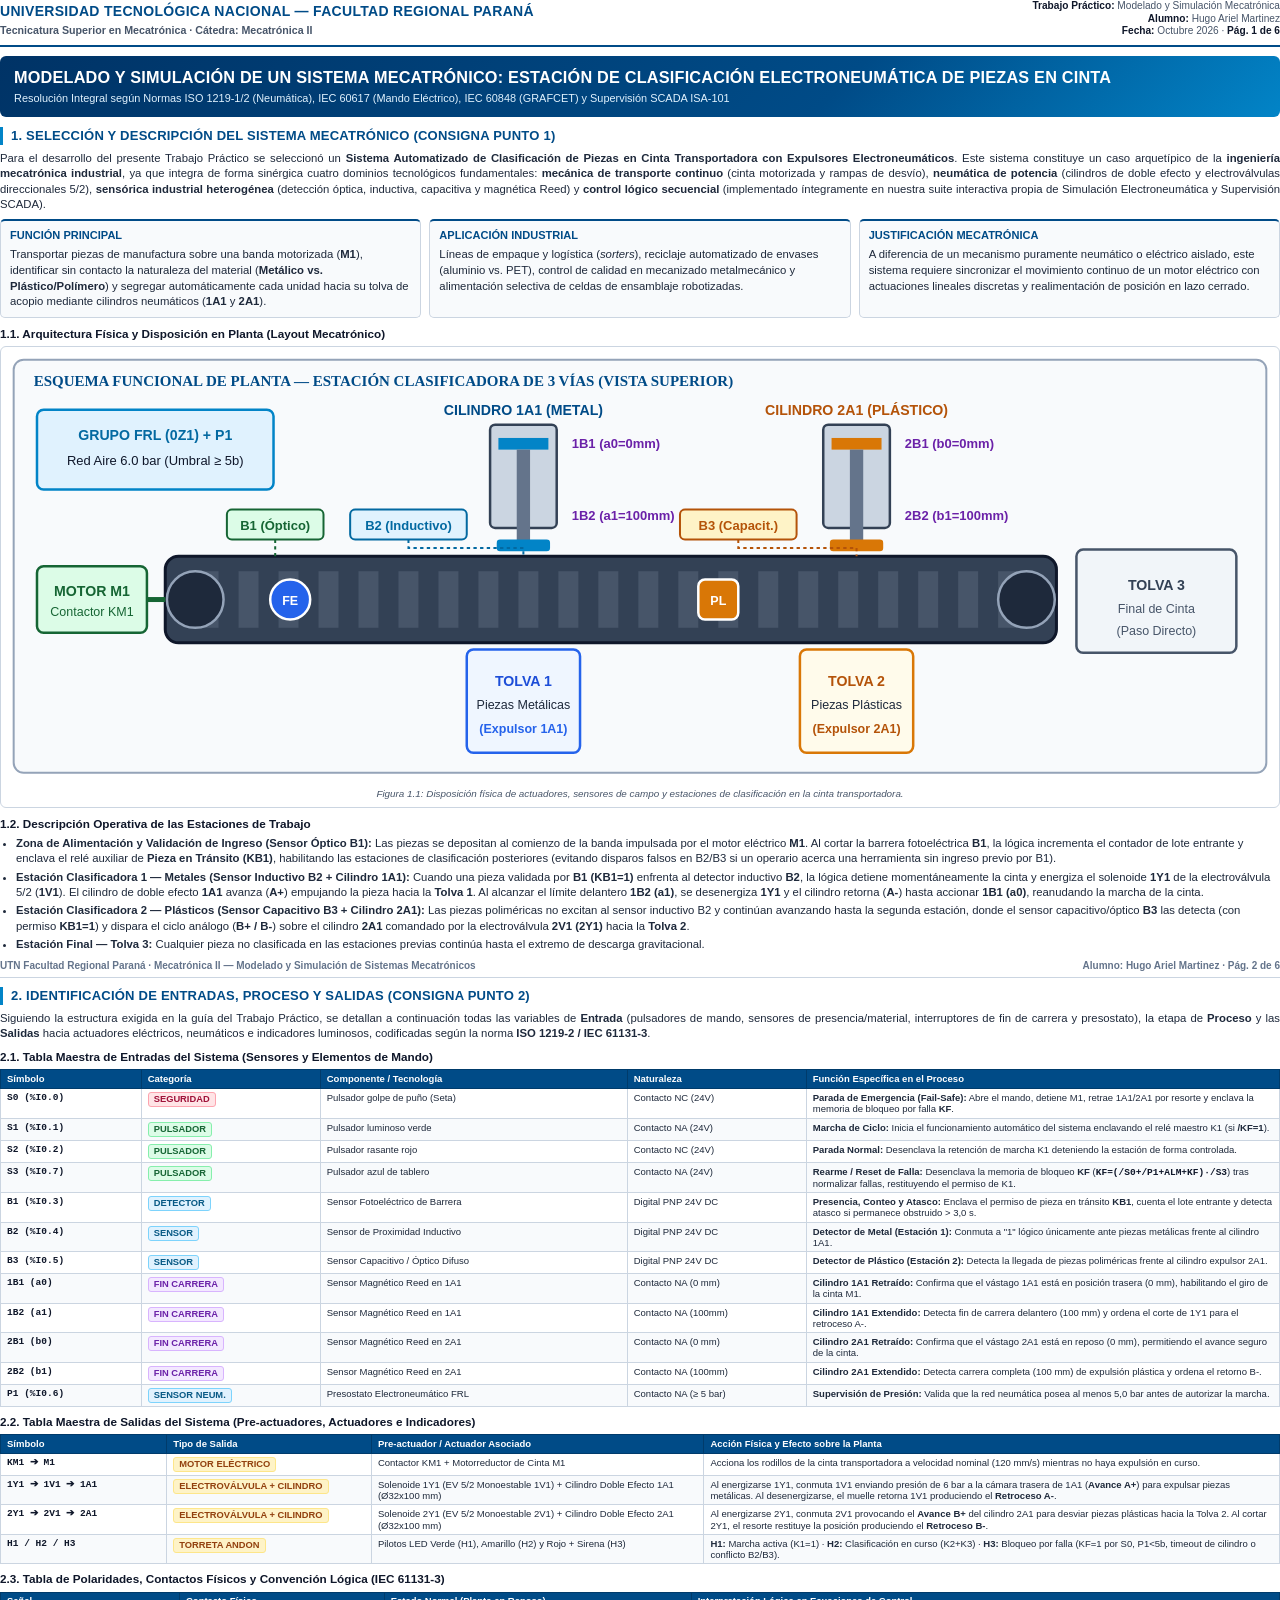
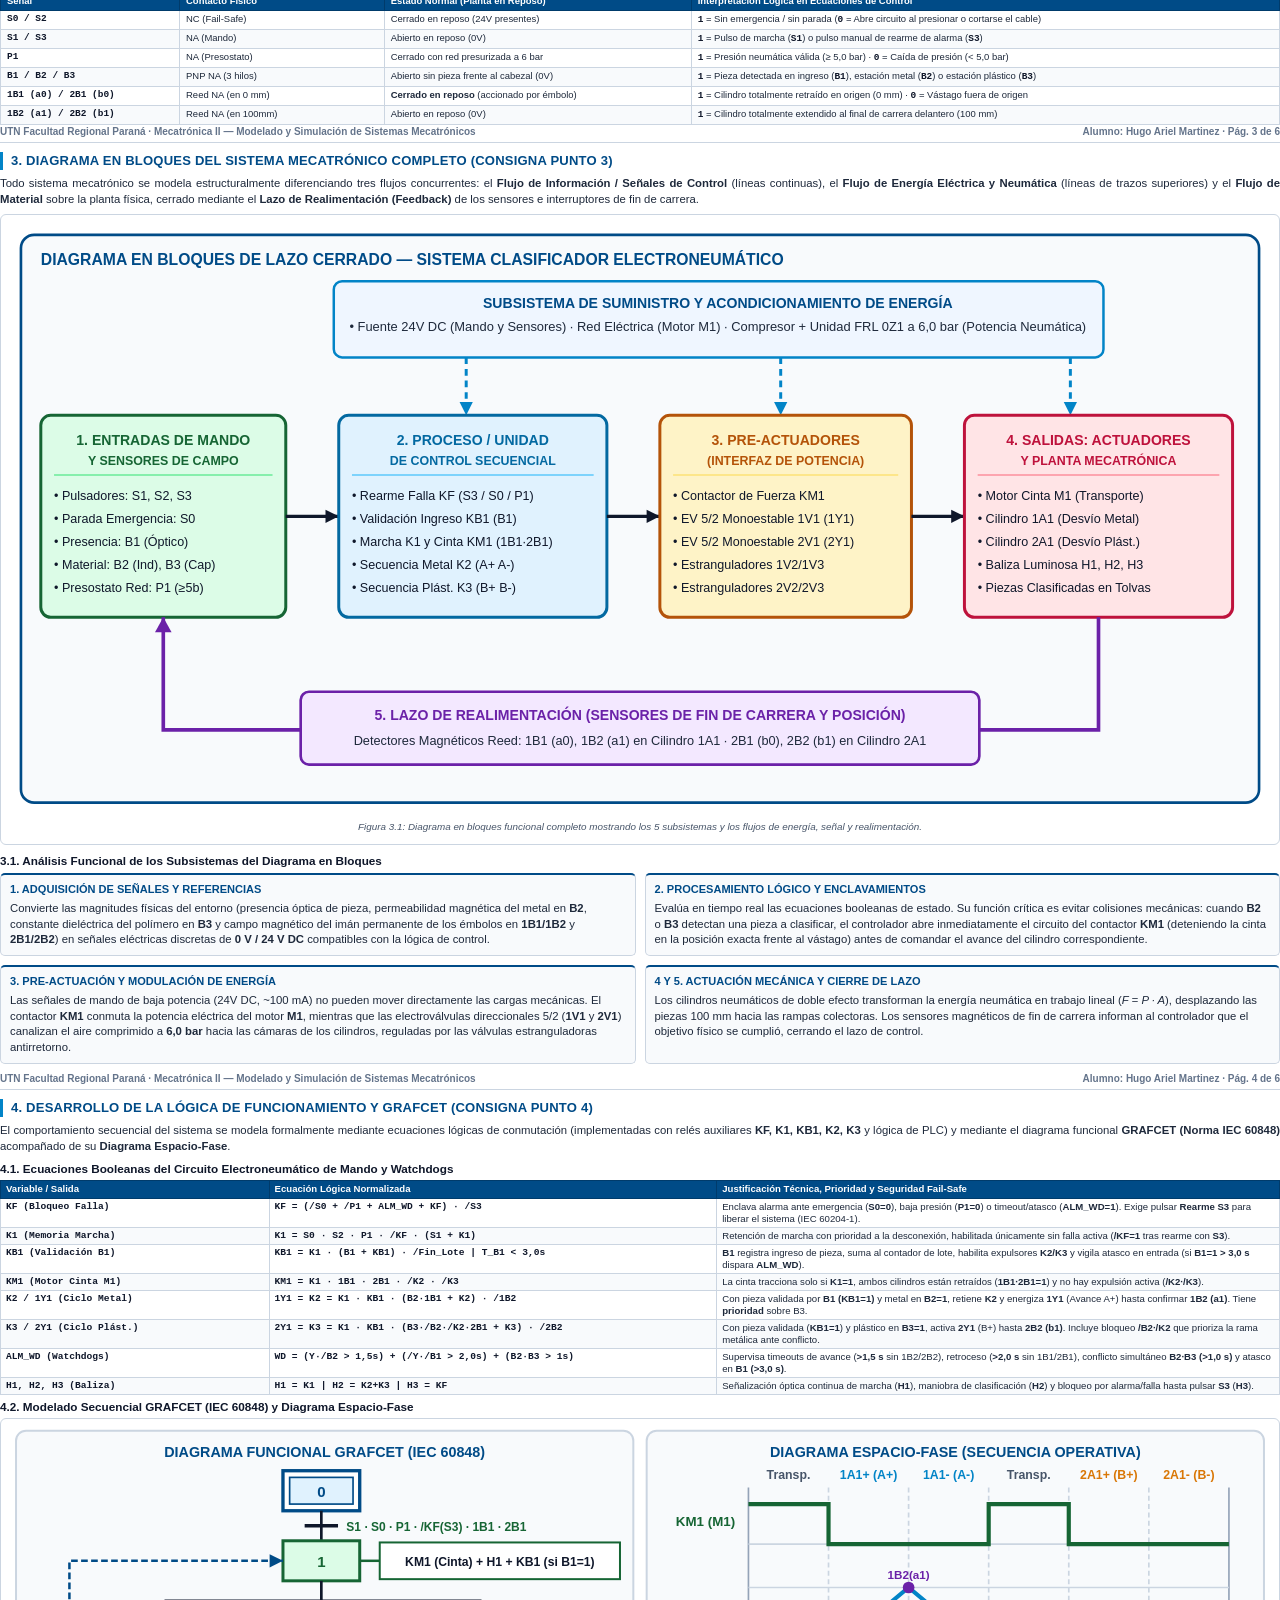
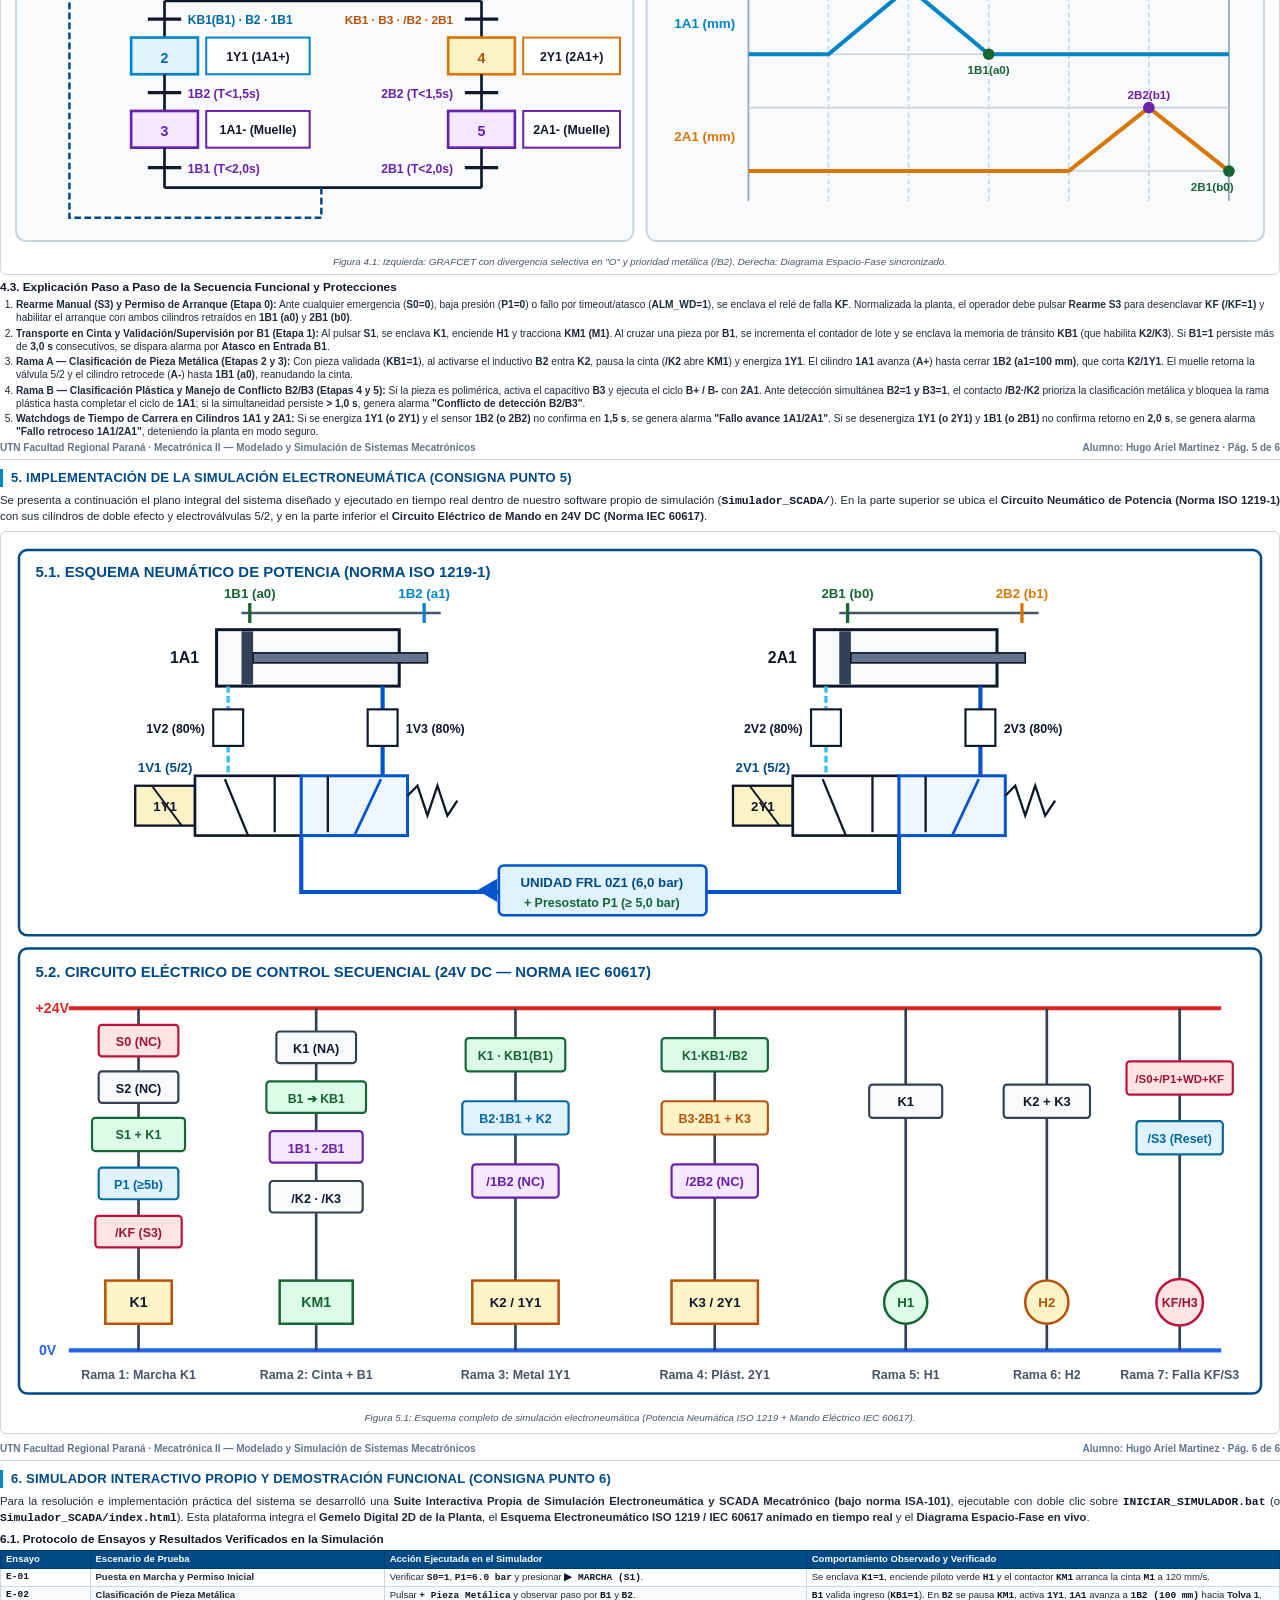
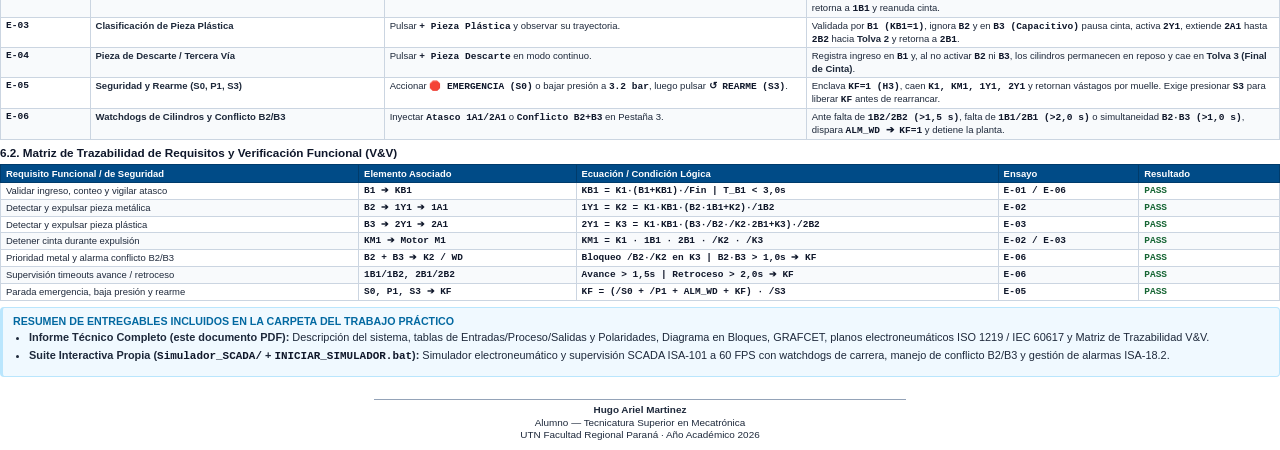
<file: Resolucion/informe_tp_mecatronica.html>
<!DOCTYPE html>
<html lang="es">
<head>
  <meta charset="UTF-8">
  <title>TP Modelado y Simulación de un Sistema Mecatrónico — Hugo Ariel Martinez</title>
  <style>
    @page {
      size: A4 portrait;
      margin: 12mm 13mm 14mm 13mm;
    }

    *, *::before, *::after {
      box-sizing: border-box;
    }

    body {
      font-family: 'Segoe UI', -apple-system, BlinkMacSystemFont, Roboto, Helvetica, Arial, sans-serif;
      font-size: 8.5pt;
      line-height: 1.38;
      color: #1e293b;
      background: #ffffff;
      margin: 0;
      padding: 0;
    }

    .page {
      page-break-after: always;
      position: relative;
    }

    .page:last-child {
      page-break-after: auto;
    }

    /* Encabezado Principal */
    .header-box {
      border-bottom: 2.5px solid #004b87;
      padding-bottom: 7px;
      margin-bottom: 9px;
      display: flex;
      justify-content: space-between;
      align-items: flex-end;
    }

    .inst-title {
      font-size: 10.5pt;
      font-weight: 800;
      color: #004b87;
      text-transform: uppercase;
      letter-spacing: 0.3px;
      margin: 0 0 2px 0;
    }

    .inst-sub {
      font-size: 8pt;
      color: #475569;
      font-weight: 600;
      margin: 0;
    }

    .doc-meta {
      text-align: right;
      font-size: 7.6pt;
      color: #475569;
      line-height: 1.25;
    }

    .doc-meta b {
      color: #0f172a;
    }

    .running-header {
      border-bottom: 1.5px solid #cbd5e1;
      padding-bottom: 4px;
      margin-bottom: 9px;
      display: flex;
      justify-content: space-between;
      font-size: 7.5pt;
      color: #64748b;
      font-weight: 600;
    }

    /* Banner de Título */
    .title-banner {
      background: linear-gradient(135deg, #003366 0%, #004b87 65%, #0284c7 100%);
      color: #ffffff;
      padding: 10px 14px;
      border-radius: 6px;
      margin-bottom: 10px;
    }

    .title-banner h1 {
      font-size: 12.2pt;
      font-weight: 800;
      margin: 0 0 3px 0;
      letter-spacing: 0.2px;
    }

    .title-banner p {
      font-size: 8.2pt;
      margin: 0;
      color: #e0f2fe;
    }

    /* Títulos de Sección */
    h2.sec-title {
      font-size: 9.8pt;
      font-weight: 800;
      color: #004b87;
      text-transform: uppercase;
      border-left: 3.5px solid #0284c7;
      padding-left: 8px;
      margin: 9px 0 6px 0;
      letter-spacing: 0.2px;
    }

    h3.sub-title {
      font-size: 8.8pt;
      font-weight: 700;
      color: #0f172a;
      margin: 7px 0 4px 0;
    }

    p {
      margin: 0 0 6px 0;
      text-align: justify;
    }

    /* Cajas y Grillas */
    .grid-2 {
      display: grid;
      grid-template-columns: 1fr 1fr;
      gap: 9px;
      margin-bottom: 8px;
    }

    .grid-3 {
      display: grid;
      grid-template-columns: 1fr 1fr 1fr;
      gap: 8px;
      margin-bottom: 8px;
    }

    .info-card {
      background: #f8fafc;
      border: 1px solid #cbd5e1;
      border-top: 2.5px solid #004b87;
      border-radius: 5px;
      padding: 7px 9px;
    }

    .info-card h4 {
      font-size: 8.3pt;
      font-weight: 800;
      color: #004b87;
      margin: 0 0 4px 0;
      text-transform: uppercase;
    }

    .callout {
      background: #f0f9ff;
      border-left: 3.5px solid #0284c7;
      border: 1px solid #bae6fd;
      border-left-width: 3.5px;
      border-radius: 4px;
      padding: 7px 10px;
      margin-bottom: 8px;
      font-size: 8.2pt;
    }

    .callout-title {
      font-weight: 800;
      color: #0369a1;
      margin-bottom: 2px;
      text-transform: uppercase;
      font-size: 8pt;
    }

    /* Tablas Técnicas */
    table {
      width: 100%;
      border-collapse: collapse;
      margin-bottom: 6px;
      font-size: 7.45pt;
      line-height: 1.25;
    }

    th {
      background: #004b87;
      color: #ffffff;
      font-weight: 700;
      text-align: left;
      padding: 3.5px 6px;
      border: 1px solid #003b6b;
    }

    td {
      padding: 3px 6px;
      border: 1px solid #cbd5e1;
      vertical-align: top;
    }

    tr:nth-child(even) td {
      background: #f8fafc;
    }

    .mono {
      font-family: 'Consolas', 'Courier New', monospace;
      font-weight: 700;
      color: #0f172a;
    }

    .badge {
      display: inline-block;
      padding: 1px 5px;
      border-radius: 3px;
      font-size: 7pt;
      font-weight: 700;
      text-transform: uppercase;
    }

    .b-in { background: #dcfce7; color: #166534; border: 1px solid #86efac; }
    .b-sensor { background: #e0f2fe; color: #075985; border: 1px solid #7dd3fc; }
    .b-reed { background: #f3e8ff; color: #6b21a8; border: 1px solid #d8b4fe; }
    .b-out { background: #fef3c7; color: #92400e; border: 1px solid #fde68a; }
    .b-safe { background: #ffe4e6; color: #9f1239; border: 1px solid #fda4af; }

    .svg-box {
      border: 1px solid #cbd5e1;
      border-radius: 6px;
      background: #ffffff;
      padding: 6px;
      margin-bottom: 8px;
      text-align: center;
    }

    .svg-caption {
      font-size: 7.4pt;
      color: #475569;
      font-style: italic;
      margin-top: 3px;
      text-align: center;
    }

    ul {
      margin: 0 0 6px 0;
      padding-left: 16px;
    }

    li {
      margin-bottom: 2.5px;
    }
  </style>
</head>
<body>

  <!-- ===================================================================== -->
  <!-- PÁGINA 1: SELECCIÓN Y DESCRIPCIÓN DEL SISTEMA MECATRÓNICO             -->
  <!-- ===================================================================== -->
  <div class="page">
    <div class="header-box">
      <div>
        <div class="inst-title">Universidad Tecnológica Nacional — Facultad Regional Paraná</div>
        <div class="inst-sub">Tecnicatura Superior en Mecatrónica · Cátedra: Mecatrónica II</div>
      </div>
      <div class="doc-meta">
        <b>Trabajo Práctico:</b> Modelado y Simulación Mecatrónica<br>
        <b>Alumno:</b> Hugo Ariel Martinez<br>
        <b>Fecha:</b> Octubre 2026 · <b>Pág. 1 de 6</b>
      </div>
    </div>

    <div class="title-banner">
      <h1>MODELADO Y SIMULACIÓN DE UN SISTEMA MECATRÓNICO: ESTACIÓN DE CLASIFICACIÓN ELECTRONEUMÁTICA DE PIEZAS EN CINTA</h1>
      <p>Resolución Integral según Normas ISO 1219-1/2 (Neumática), IEC 60617 (Mando Eléctrico), IEC 60848 (GRAFCET) y Supervisión SCADA ISA-101</p>
    </div>

    <h2 class="sec-title">1. Selección y Descripción del Sistema Mecatrónico (Consigna Punto 1)</h2>
    <p>
      Para el desarrollo del presente Trabajo Práctico se seleccionó un <b>Sistema Automatizado de Clasificación de Piezas en Cinta Transportadora con Expulsores Electroneumáticos</b>. Este sistema constituye un caso arquetípico de la <b>ingeniería mecatrónica industrial</b>, ya que integra de forma sinérgica cuatro dominios tecnológicos fundamentales: <b>mecánica de transporte continuo</b> (cinta motorizada y rampas de desvío), <b>neumática de potencia</b> (cilindros de doble efecto y electroválvulas direccionales 5/2), <b>sensórica industrial heterogénea</b> (detección óptica, inductiva, capacitiva y magnética Reed) y <b>control lógico secuencial</b> (implementado íntegramente en nuestra suite interactiva propia de Simulación Electroneumática y Supervisión SCADA).
    </p>

    <div class="grid-3">
      <div class="info-card">
        <h4>Función Principal</h4>
        Transportar piezas de manufactura sobre una banda motorizada (<b>M1</b>), identificar sin contacto la naturaleza del material (<b>Metálico vs. Plástico/Polímero</b>) y segregar automáticamente cada unidad hacia su tolva de acopio mediante cilindros neumáticos (<b>1A1</b> y <b>2A1</b>).
      </div>
      <div class="info-card">
        <h4>Aplicación Industrial</h4>
        Líneas de empaque y logística (<i>sorters</i>), reciclaje automatizado de envases (aluminio vs. PET), control de calidad en mecanizado metalmecánico y alimentación selectiva de celdas de ensamblaje robotizadas.
      </div>
      <div class="info-card">
        <h4>Justificación Mecatrónica</h4>
        A diferencia de un mecanismo puramente neumático o eléctrico aislado, este sistema requiere sincronizar el movimiento continuo de un motor eléctrico con actuaciones lineales discretas y realimentación de posición en lazo cerrado.
      </div>
    </div>

    <h3 class="sub-title">1.1. Arquitectura Física y Disposición en Planta (Layout Mecatrónico)</h3>
    <div class="svg-box">
      <svg viewBox="0 0 760 256" width="100%" height="auto">
        <rect x="4" y="4" width="752" height="248" rx="6" fill="#f8fafc" stroke="#94a3b8" stroke-width="1.2"/>
        <text x="16" y="20" fill="#004b87" font-size="9" font-weight="800" font-family="Segoe UI">ESQUEMA FUNCIONAL DE PLANTA — ESTACIÓN CLASIFICADORA DE 3 VÍAS (VISTA SUPERIOR)</text>

        <!-- Unidad FRL -->
        <rect x="18" y="34" width="142" height="48" rx="4" fill="#e0f2fe" stroke="#0284c7" stroke-width="1.5"/>
        <text x="89" y="52" fill="#0369a1" font-size="8.5" font-weight="800" text-anchor="middle">GRUPO FRL (0Z1) + P1</text>
        <text x="89" y="67" fill="#0f172a" font-size="7.8" text-anchor="middle">Red Aire 6.0 bar (Umbral ≥ 5b)</text>

        <!-- Cilindro 1A1 -->
        <g transform="translate(275, 28)">
          <text x="35" y="9" fill="#004b87" font-size="8.5" font-weight="800" text-anchor="middle">CILINDRO 1A1 (METAL)</text>
          <rect x="15" y="15" width="40" height="62" rx="3" fill="#cbd5e1" stroke="#334155" stroke-width="1.5"/>
          <rect x="20" y="23" width="30" height="7" fill="#0284c7"/>
          <rect x="31" y="30" width="8" height="55" fill="#64748b"/>
          <rect x="19" y="84" width="32" height="7" rx="2" fill="#0284c7"/>
          <text x="64" y="29" fill="#6b21a8" font-size="7.8" font-weight="700">1B1 (a0=0mm)</text>
          <text x="64" y="72" fill="#6b21a8" font-size="7.8" font-weight="700">1B2 (a1=100mm)</text>
        </g>

        <!-- Cilindro 2A1 -->
        <g transform="translate(475, 28)">
          <text x="35" y="9" fill="#b45309" font-size="8.5" font-weight="800" text-anchor="middle">CILINDRO 2A1 (PLÁSTICO)</text>
          <rect x="15" y="15" width="40" height="62" rx="3" fill="#cbd5e1" stroke="#334155" stroke-width="1.5"/>
          <rect x="20" y="23" width="30" height="7" fill="#d97706"/>
          <rect x="31" y="30" width="8" height="55" fill="#64748b"/>
          <rect x="19" y="84" width="32" height="7" rx="2" fill="#d97706"/>
          <text x="64" y="29" fill="#6b21a8" font-size="7.8" font-weight="700">2B1 (b0=0mm)</text>
          <text x="64" y="72" fill="#6b21a8" font-size="7.8" font-weight="700">2B2 (b1=100mm)</text>
        </g>

        <!-- Cinta Transportadora -->
        <g transform="translate(95, 122)">
          <rect x="0" y="0" width="535" height="52" rx="8" fill="#334155" stroke="#0f172a" stroke-width="1.8"/>
          <line x1="20" y1="26" x2="515" y2="26" stroke="#475569" stroke-width="34" stroke-dasharray="12 12"/>
          <circle cx="18" cy="26" r="17" fill="#1e293b" stroke="#94a3b8" stroke-width="1.5"/>
          <circle cx="517" cy="26" r="17" fill="#1e293b" stroke="#94a3b8" stroke-width="1.5"/>
          <!-- Piezas ejemplo -->
          <circle cx="75" cy="26" r="12" fill="#2563eb" stroke="#ffffff" stroke-width="1.5"/>
          <text x="75" y="29" fill="#fff" font-size="7.5" font-weight="700" text-anchor="middle">FE</text>
          <rect x="320" y="14" width="24" height="24" rx="4" fill="#d97706" stroke="#ffffff" stroke-width="1.5"/>
          <text x="332" y="29" fill="#fff" font-size="7.5" font-weight="700" text-anchor="middle">PL</text>
        </g>

        <!-- Motor M1 -->
        <rect x="18" y="128" width="66" height="40" rx="4" fill="#dcfce7" stroke="#166534" stroke-width="1.5"/>
        <text x="51" y="146" fill="#166534" font-size="8.5" font-weight="800" text-anchor="middle">MOTOR M1</text>
        <text x="51" y="158" fill="#166534" font-size="7.5" text-anchor="middle">Contactor KM1</text>
        <line x1="84" y1="148" x2="95" y2="148" stroke="#166534" stroke-width="3"/>

        <!-- Sensores B1, B2, B3 -->
        <rect x="132" y="94" width="58" height="18" rx="3" fill="#dcfce7" stroke="#166534" stroke-width="1.2"/>
        <text x="161" y="106" fill="#166534" font-size="7.8" font-weight="700" text-anchor="middle">B1 (Óptico)</text>
        <line x1="161" y1="112" x2="161" y2="122" stroke="#166534" stroke-width="1.2" stroke-dasharray="2 2"/>

        <rect x="206" y="94" width="70" height="18" rx="3" fill="#e0f2fe" stroke="#0369a1" stroke-width="1.2"/>
        <text x="241" y="106" fill="#0369a1" font-size="7.8" font-weight="700" text-anchor="middle">B2 (Inductivo)</text>
        <polyline points="241,112 241,117 310,117 310,122" fill="none" stroke="#0369a1" stroke-width="1.2" stroke-dasharray="2 2"/>

        <rect x="404" y="94" width="70" height="18" rx="3" fill="#fef3c7" stroke="#b45309" stroke-width="1.2"/>
        <text x="439" y="106" fill="#b45309" font-size="7.8" font-weight="700" text-anchor="middle">B3 (Capacit.)</text>
        <polyline points="439,112 439,117 510,117 510,122" fill="none" stroke="#b45309" stroke-width="1.2" stroke-dasharray="2 2"/>

        <!-- Rampas de Salida -->
        <rect x="276" y="178" width="68" height="62" rx="4" fill="#eff6ff" stroke="#2563eb" stroke-width="1.5"/>
        <text x="310" y="200" fill="#1d4ed8" font-size="8.5" font-weight="800" text-anchor="middle">TOLVA 1</text>
        <text x="310" y="214" fill="#1e293b" font-size="7.5" text-anchor="middle">Piezas Metálicas</text>
        <text x="310" y="228" fill="#2563eb" font-size="7.5" font-weight="700" text-anchor="middle">(Expulsor 1A1)</text>

        <rect x="476" y="178" width="68" height="62" rx="4" fill="#fffbeb" stroke="#d97706" stroke-width="1.5"/>
        <text x="510" y="200" fill="#b45309" font-size="8.5" font-weight="800" text-anchor="middle">TOLVA 2</text>
        <text x="510" y="214" fill="#1e293b" font-size="7.5" text-anchor="middle">Piezas Plásticas</text>
        <text x="510" y="228" fill="#b45309" font-size="7.5" font-weight="700" text-anchor="middle">(Expulsor 2A1)</text>

        <rect x="642" y="118" width="96" height="62" rx="4" fill="#f1f5f9" stroke="#475569" stroke-width="1.5"/>
        <text x="690" y="142" fill="#334155" font-size="8.5" font-weight="800" text-anchor="middle">TOLVA 3</text>
        <text x="690" y="156" fill="#475569" font-size="7.5" text-anchor="middle">Final de Cinta</text>
        <text x="690" y="169" fill="#475569" font-size="7.5" text-anchor="middle">(Paso Directo)</text>
      </svg>
      <div class="svg-caption">Figura 1.1: Disposición física de actuadores, sensores de campo y estaciones de clasificación en la cinta transportadora.</div>
    </div>

    <h3 class="sub-title">1.2. Descripción Operativa de las Estaciones de Trabajo</h3>
    <ul>
      <li><b>Zona de Alimentación y Validación de Ingreso (Sensor Óptico B1):</b> Las piezas se depositan al comienzo de la banda impulsada por el motor eléctrico <b>M1</b>. Al cortar la barrera fotoeléctrica <b>B1</b>, la lógica incrementa el contador de lote entrante y enclava el relé auxiliar de <b>Pieza en Tránsito (KB1)</b>, habilitando las estaciones de clasificación posteriores (evitando disparos falsos en B2/B3 si un operario acerca una herramienta sin ingreso previo por B1).</li>
      <li><b>Estación Clasificadora 1 — Metales (Sensor Inductivo B2 + Cilindro 1A1):</b> Cuando una pieza validada por <b>B1 (KB1=1)</b> enfrenta al detector inductivo <b>B2</b>, la lógica detiene momentáneamente la cinta y energiza el solenoide <b>1Y1</b> de la electroválvula 5/2 (<b>1V1</b>). El cilindro de doble efecto <b>1A1</b> avanza (<b>A+</b>) empujando la pieza hacia la <b>Tolva 1</b>. Al alcanzar el límite delantero <b>1B2 (a1)</b>, se desenergiza <b>1Y1</b> y el cilindro retorna (<b>A-</b>) hasta accionar <b>1B1 (a0)</b>, reanudando la marcha de la cinta.</li>
      <li><b>Estación Clasificadora 2 — Plásticos (Sensor Capacitivo B3 + Cilindro 2A1):</b> Las piezas poliméricas no excitan al sensor inductivo B2 y continúan avanzando hasta la segunda estación, donde el sensor capacitivo/óptico <b>B3</b> las detecta (con permiso <b>KB1=1</b>) y dispara el ciclo análogo (<b>B+ / B-</b>) sobre el cilindro <b>2A1</b> comandado por la electroválvula <b>2V1 (2Y1)</b> hacia la <b>Tolva 2</b>.</li>
      <li><b>Estación Final — Tolva 3:</b> Cualquier pieza no clasificada en las estaciones previas continúa hasta el extremo de descarga gravitacional.</li>
    </ul>
  </div>

  <!-- ===================================================================== -->
  <!-- PÁGINA 2: IDENTIFICACIÓN DE ENTRADAS, PROCESO Y SALIDAS               -->
  <!-- ===================================================================== -->
  <div class="page">
    <div class="running-header">
      <span>UTN Facultad Regional Paraná · Mecatrónica II — Modelado y Simulación de Sistemas Mecatrónicos</span>
      <span>Alumno: Hugo Ariel Martinez · Pág. 2 de 6</span>
    </div>

    <h2 class="sec-title">2. Identificación de Entradas, Proceso y Salidas (Consigna Punto 2)</h2>
    <p>
      Siguiendo la estructura exigida en la guía del Trabajo Práctico, se detallan a continuación todas las variables de <b>Entrada</b> (pulsadores de mando, sensores de presencia/material, interruptores de fin de carrera y presostato), la etapa de <b>Proceso</b> y las <b>Salidas</b> hacia actuadores eléctricos, neumáticos e indicadores luminosos, codificadas según la norma <b>ISO 1219-2 / IEC 61131-3</b>.
    </p>

    <h3 class="sub-title">2.1. Tabla Maestra de Entradas del Sistema (Sensores y Elementos de Mando)</h3>
    <table style="font-size: 7.15pt; line-height: 1.18;">
      <thead>
        <tr>
          <th style="width: 11%;">Símbolo</th>
          <th style="width: 14%;">Categoría</th>
          <th style="width: 24%;">Componente / Tecnología</th>
          <th style="width: 14%;">Naturaleza</th>
          <th style="width: 37%;">Función Específica en el Proceso</th>
        </tr>
      </thead>
      <tbody>
        <tr>
          <td class="mono">S0 (%I0.0)</td>
          <td><span class="badge b-safe">Seguridad</span></td>
          <td>Pulsador golpe de puño (Seta)</td>
          <td>Contacto NC (24V)</td>
          <td><b>Parada de Emergencia (Fail-Safe):</b> Abre el mando, detiene M1, retrae 1A1/2A1 por resorte y enclava la memoria de bloqueo por falla <b>KF</b>.</td>
        </tr>
        <tr>
          <td class="mono">S1 (%I0.1)</td>
          <td><span class="badge b-in">Pulsador</span></td>
          <td>Pulsador luminoso verde</td>
          <td>Contacto NA (24V)</td>
          <td><b>Marcha de Ciclo:</b> Inicia el funcionamiento automático del sistema enclavando el relé maestro K1 (si <b>/KF=1</b>).</td>
        </tr>
        <tr>
          <td class="mono">S2 (%I0.2)</td>
          <td><span class="badge b-in">Pulsador</span></td>
          <td>Pulsador rasante rojo</td>
          <td>Contacto NC (24V)</td>
          <td><b>Parada Normal:</b> Desenclava la retención de marcha K1 deteniendo la estación de forma controlada.</td>
        </tr>
        <tr>
          <td class="mono">S3 (%I0.7)</td>
          <td><span class="badge b-in">Pulsador</span></td>
          <td>Pulsador azul de tablero</td>
          <td>Contacto NA (24V)</td>
          <td><b>Rearme / Reset de Falla:</b> Desenclava la memoria de bloqueo <b>KF</b> (<span class="mono">KF=(/S0+/P1+ALM+KF)·/S3</span>) tras normalizar fallas, restituyendo el permiso de K1.</td>
        </tr>
        <tr>
          <td class="mono">B1 (%I0.3)</td>
          <td><span class="badge b-sensor">Detector</span></td>
          <td>Sensor Fotoeléctrico de Barrera</td>
          <td>Digital PNP 24V DC</td>
          <td><b>Presencia, Conteo y Atasco:</b> Enclava el permiso de pieza en tránsito <b>KB1</b>, cuenta el lote entrante y detecta atasco si permanece obstruido &gt; 3,0 s.</td>
        </tr>
        <tr>
          <td class="mono">B2 (%I0.4)</td>
          <td><span class="badge b-sensor">Sensor</span></td>
          <td>Sensor de Proximidad Inductivo</td>
          <td>Digital PNP 24V DC</td>
          <td><b>Detector de Metal (Estación 1):</b> Conmuta a "1" lógico únicamente ante piezas metálicas frente al cilindro 1A1.</td>
        </tr>
        <tr>
          <td class="mono">B3 (%I0.5)</td>
          <td><span class="badge b-sensor">Sensor</span></td>
          <td>Sensor Capacitivo / Óptico Difuso</td>
          <td>Digital PNP 24V DC</td>
          <td><b>Detector de Plástico (Estación 2):</b> Detecta la llegada de piezas poliméricas frente al cilindro expulsor 2A1.</td>
        </tr>
        <tr>
          <td class="mono">1B1 (a0)</td>
          <td><span class="badge b-reed">Fin Carrera</span></td>
          <td>Sensor Magnético Reed en 1A1</td>
          <td>Contacto NA (0 mm)</td>
          <td><b>Cilindro 1A1 Retraído:</b> Confirma que el vástago 1A1 está en posición trasera (0 mm), habilitando el giro de la cinta M1.</td>
        </tr>
        <tr>
          <td class="mono">1B2 (a1)</td>
          <td><span class="badge b-reed">Fin Carrera</span></td>
          <td>Sensor Magnético Reed en 1A1</td>
          <td>Contacto NA (100mm)</td>
          <td><b>Cilindro 1A1 Extendido:</b> Detecta fin de carrera delantero (100 mm) y ordena el corte de 1Y1 para el retroceso A-.</td>
        </tr>
        <tr>
          <td class="mono">2B1 (b0)</td>
          <td><span class="badge b-reed">Fin Carrera</span></td>
          <td>Sensor Magnético Reed en 2A1</td>
          <td>Contacto NA (0 mm)</td>
          <td><b>Cilindro 2A1 Retraído:</b> Confirma que el vástago 2A1 está en reposo (0 mm), permitiendo el avance seguro de la cinta.</td>
        </tr>
        <tr>
          <td class="mono">2B2 (b1)</td>
          <td><span class="badge b-reed">Fin Carrera</span></td>
          <td>Sensor Magnético Reed en 2A1</td>
          <td>Contacto NA (100mm)</td>
          <td><b>Cilindro 2A1 Extendido:</b> Detecta carrera completa (100 mm) de expulsión plástica y ordena el retorno B-.</td>
        </tr>
        <tr>
          <td class="mono">P1 (%I0.6)</td>
          <td><span class="badge b-sensor">Sensor Neum.</span></td>
          <td>Presostato Electroneumático FRL</td>
          <td>Contacto NA (≥ 5 bar)</td>
          <td><b>Supervisión de Presión:</b> Valida que la red neumática posea al menos 5,0 bar antes de autorizar la marcha.</td>
        </tr>
      </tbody>
    </table>

    <h3 class="sub-title">2.2. Tabla Maestra de Salidas del Sistema (Pre-actuadores, Actuadores e Indicadores)</h3>
    <table style="font-size: 7.15pt; line-height: 1.18;">
      <thead>
        <tr>
          <th style="width: 13%;">Símbolo</th>
          <th style="width: 16%;">Tipo de Salida</th>
          <th style="width: 26%;">Pre-actuador / Actuador Asociado</th>
          <th style="width: 45%;">Acción Física y Efecto sobre la Planta</th>
        </tr>
      </thead>
      <tbody>
        <tr>
          <td class="mono">KM1 ➔ M1</td>
          <td><span class="badge b-out">Motor Eléctrico</span></td>
          <td>Contactor KM1 + Motorreductor de Cinta M1</td>
          <td>Acciona los rodillos de la cinta transportadora a velocidad nominal (120 mm/s) mientras no haya expulsión en curso.</td>
        </tr>
        <tr>
          <td class="mono">1Y1 ➔ 1V1 ➔ 1A1</td>
          <td><span class="badge b-out">Electroválvula + Cilindro</span></td>
          <td>Solenoide 1Y1 (EV 5/2 Monoestable 1V1) + Cilindro Doble Efecto 1A1 (Ø32x100 mm)</td>
          <td>Al energizarse 1Y1, conmuta 1V1 enviando presión de 6 bar a la cámara trasera de 1A1 (<b>Avance A+</b>) para expulsar piezas metálicas. Al desenergizarse, el muelle retorna 1V1 produciendo el <b>Retroceso A-</b>.</td>
        </tr>
        <tr>
          <td class="mono">2Y1 ➔ 2V1 ➔ 2A1</td>
          <td><span class="badge b-out">Electroválvula + Cilindro</span></td>
          <td>Solenoide 2Y1 (EV 5/2 Monoestable 2V1) + Cilindro Doble Efecto 2A1 (Ø32x100 mm)</td>
          <td>Al energizarse 2Y1, conmuta 2V1 provocando el <b>Avance B+</b> del cilindro 2A1 para desviar piezas plásticas hacia la Tolva 2. Al cortar 2Y1, el resorte restituye la posición produciendo el <b>Retroceso B-</b>.</td>
        </tr>
        <tr>
          <td class="mono">H1 / H2 / H3</td>
          <td><span class="badge b-out">Torreta Andon</span></td>
          <td>Pilotos LED Verde (H1), Amarillo (H2) y Rojo + Sirena (H3)</td>
          <td><b>H1:</b> Marcha activa (K1=1) · <b>H2:</b> Clasificación en curso (K2+K3) · <b>H3:</b> Bloqueo por falla (KF=1 por S0, P1&lt;5b, timeout de cilindro o conflicto B2/B3).</td>
        </tr>
      </tbody>
    </table>

    <h3 class="sub-title">2.3. Tabla de Polaridades, Contactos Físicos y Convención Lógica (IEC 61131-3)</h3>
    <table style="font-size: 7.1pt; line-height: 1.15; margin-bottom: 0;">
      <thead>
        <tr>
          <th style="width: 14%;">Señal</th>
          <th style="width: 16%;">Contacto Físico</th>
          <th style="width: 24%;">Estado Normal (Planta en Reposo)</th>
          <th style="width: 46%;">Interpretación Lógica en Ecuaciones de Control</th>
        </tr>
      </thead>
      <tbody>
        <tr>
          <td class="mono">S0 / S2</td>
          <td>NC (Fail-Safe)</td>
          <td>Cerrado en reposo (24V presentes)</td>
          <td><span class="mono">1</span> = Sin emergencia / sin parada (<span class="mono">0</span> = Abre circuito al presionar o cortarse el cable)</td>
        </tr>
        <tr>
          <td class="mono">S1 / S3</td>
          <td>NA (Mando)</td>
          <td>Abierto en reposo (0V)</td>
          <td><span class="mono">1</span> = Pulso de marcha (<span class="mono">S1</span>) o pulso manual de rearme de alarma (<span class="mono">S3</span>)</td>
        </tr>
        <tr>
          <td class="mono">P1</td>
          <td>NA (Presostato)</td>
          <td>Cerrado con red presurizada a 6 bar</td>
          <td><span class="mono">1</span> = Presión neumática válida (≥ 5,0 bar) · <span class="mono">0</span> = Caída de presión (&lt; 5,0 bar)</td>
        </tr>
        <tr>
          <td class="mono">B1 / B2 / B3</td>
          <td>PNP NA (3 hilos)</td>
          <td>Abierto sin pieza frente al cabezal (0V)</td>
          <td><span class="mono">1</span> = Pieza detectada en ingreso (<span class="mono">B1</span>), estación metal (<span class="mono">B2</span>) o estación plástico (<span class="mono">B3</span>)</td>
        </tr>
        <tr>
          <td class="mono">1B1 (a0) / 2B1 (b0)</td>
          <td>Reed NA (en 0 mm)</td>
          <td><b>Cerrado en reposo</b> (accionado por émbolo)</td>
          <td><span class="mono">1</span> = Cilindro totalmente retraído en origen (0 mm) · <span class="mono">0</span> = Vástago fuera de origen</td>
        </tr>
        <tr>
          <td class="mono">1B2 (a1) / 2B2 (b1)</td>
          <td>Reed NA (en 100mm)</td>
          <td>Abierto en reposo (0V)</td>
          <td><span class="mono">1</span> = Cilindro totalmente extendido al final de carrera delantero (100 mm)</td>
        </tr>
      </tbody>
    </table>
  </div>

  <!-- ===================================================================== -->
  <!-- PÁGINA 3: DIAGRAMA EN BLOQUES DEL SISTEMA MECATRÓNICO                 -->
  <!-- ===================================================================== -->
  <div class="page">
    <div class="running-header">
      <span>UTN Facultad Regional Paraná · Mecatrónica II — Modelado y Simulación de Sistemas Mecatrónicos</span>
      <span>Alumno: Hugo Ariel Martinez · Pág. 3 de 6</span>
    </div>

    <h2 class="sec-title">3. Diagrama en Bloques del Sistema Mecatrónico Completo (Consigna Punto 3)</h2>
    <p>
      Todo sistema mecatrónico se modela estructuralmente diferenciando tres flujos concurrentes: el <b>Flujo de Información / Señales de Control</b> (líneas continuas), el <b>Flujo de Energía Eléctrica y Neumática</b> (líneas de trazos superiores) y el <b>Flujo de Material</b> sobre la planta física, cerrado mediante el <b>Lazo de Realimentación (Feedback)</b> de los sensores e interruptores de fin de carrera.
    </p>

    <div class="svg-box" style="padding: 10px;">
      <svg viewBox="0 0 760 355" width="100%" height="auto">
        <!-- Marco Exterior del Sistema Mecatrónico -->
        <rect x="6" y="6" width="748" height="343" rx="8" fill="#f8fafc" stroke="#004b87" stroke-width="1.6"/>
        <text x="18" y="24" fill="#004b87" font-size="9.5" font-weight="800">DIAGRAMA EN BLOQUES DE LAZO CERRADO — SISTEMA CLASIFICADOR ELECTRONEUMÁTICO</text>

        <!-- SUBSISTEMA DE ALIMENTACIÓN DE ENERGÍA -->
        <rect x="195" y="34" width="465" height="46" rx="5" fill="#eff6ff" stroke="#0284c7" stroke-width="1.5"/>
        <text x="427" y="50" fill="#004b87" font-size="8.5" font-weight="800" text-anchor="middle">SUBSISTEMA DE SUMINISTRO Y ACONDICIONAMIENTO DE ENERGÍA</text>
        <text x="427" y="64" fill="#1e293b" font-size="7.8" text-anchor="middle">• Fuente 24V DC (Mando y Sensores) · Red Eléctrica (Motor M1) · Compresor + Unidad FRL 0Z1 a 6,0 bar (Potencia Neumática)</text>

        <!-- Flechas de energía hacia bloques -->
        <line x1="275" y1="80" x2="275" y2="115" stroke="#0284c7" stroke-width="1.8" stroke-dasharray="4 3"/>
        <polygon points="275,115 271,107 279,107" fill="#0284c7"/>
        <line x1="465" y1="80" x2="465" y2="115" stroke="#0284c7" stroke-width="1.8" stroke-dasharray="4 3"/>
        <polygon points="465,115 461,107 469,107" fill="#0284c7"/>
        <line x1="640" y1="80" x2="640" y2="115" stroke="#0284c7" stroke-width="1.8" stroke-dasharray="4 3"/>
        <polygon points="640,115 636,107 644,107" fill="#0284c7"/>

        <!-- BLOQUE 1: INTERFAZ HOMBRE-MÁQUINA Y ENTRADAS DE MANDO -->
        <rect x="18" y="115" width="148" height="122" rx="6" fill="#dcfce7" stroke="#166534" stroke-width="1.8"/>
        <text x="92" y="133" fill="#166534" font-size="8.5" font-weight="800" text-anchor="middle">1. ENTRADAS DE MANDO</text>
        <text x="92" y="145" fill="#166534" font-size="7.5" font-weight="700" text-anchor="middle">Y SENSORES DE CAMPO</text>
        <line x1="26" y1="151" x2="158" y2="151" stroke="#86efac" stroke-width="1.2"/>
        <text x="26" y="166" fill="#0f172a" font-size="7.6">• Pulsadores: S1, S2, S3</text>
        <text x="26" y="180" fill="#0f172a" font-size="7.6">• Parada Emergencia: S0</text>
        <text x="26" y="194" fill="#0f172a" font-size="7.6">• Presencia: B1 (Óptico)</text>
        <text x="26" y="208" fill="#0f172a" font-size="7.6">• Material: B2 (Ind), B3 (Cap)</text>
        <text x="26" y="222" fill="#0f172a" font-size="7.6">• Presostato Red: P1 (≥5b)</text>

        <line x1="166" y1="176" x2="198" y2="176" stroke="#0f172a" stroke-width="2"/>
        <polygon points="198,176 190,172 190,180" fill="#0f172a"/>

        <!-- BLOQUE 2: UNIDAD DE PROCESAMIENTO LÓGICO (CONTROL) -->
        <rect x="198" y="115" width="162" height="122" rx="6" fill="#e0f2fe" stroke="#0369a1" stroke-width="1.8"/>
        <text x="279" y="133" fill="#0369a1" font-size="8.5" font-weight="800" text-anchor="middle">2. PROCESO / UNIDAD</text>
        <text x="279" y="145" fill="#0369a1" font-size="7.5" font-weight="700" text-anchor="middle">DE CONTROL SECUENCIAL</text>
        <line x1="206" y1="151" x2="352" y2="151" stroke="#7dd3fc" stroke-width="1.2"/>
        <text x="206" y="166" fill="#0f172a" font-size="7.6">• Rearme Falla KF (S3 / S0 / P1)</text>
        <text x="206" y="180" fill="#0f172a" font-size="7.6">• Validación Ingreso KB1 (B1)</text>
        <text x="206" y="194" fill="#0f172a" font-size="7.6">• Marcha K1 y Cinta KM1 (1B1·2B1)</text>
        <text x="206" y="208" fill="#0f172a" font-size="7.6">• Secuencia Metal K2 (A+ A-)</text>
        <text x="206" y="222" fill="#0f172a" font-size="7.6">• Secuencia Plást. K3 (B+ B-)</text>

        <line x1="360" y1="176" x2="392" y2="176" stroke="#0f172a" stroke-width="2"/>
        <polygon points="392,176 384,172 384,180" fill="#0f172a"/>

        <!-- BLOQUE 3: ETAPA DE PRE-ACTUACIÓN (CONVERSIÓN DE POTENCIA) -->
        <rect x="392" y="115" width="152" height="122" rx="6" fill="#fef3c7" stroke="#b45309" stroke-width="1.8"/>
        <text x="468" y="133" fill="#b45309" font-size="8.5" font-weight="800" text-anchor="middle">3. PRE-ACTUADORES</text>
        <text x="468" y="145" fill="#b45309" font-size="7.5" font-weight="700" text-anchor="middle">(INTERFAZ DE POTENCIA)</text>
        <line x1="400" y1="151" x2="536" y2="151" stroke="#fde68a" stroke-width="1.2"/>
        <text x="400" y="166" fill="#0f172a" font-size="7.6">• Contactor de Fuerza KM1</text>
        <text x="400" y="180" fill="#0f172a" font-size="7.6">• EV 5/2 Monoestable 1V1 (1Y1)</text>
        <text x="400" y="194" fill="#0f172a" font-size="7.6">• EV 5/2 Monoestable 2V1 (2Y1)</text>
        <text x="400" y="208" fill="#0f172a" font-size="7.6">• Estranguladores 1V2/1V3</text>
        <text x="400" y="222" fill="#0f172a" font-size="7.6">• Estranguladores 2V2/2V3</text>

        <line x1="544" y1="176" x2="576" y2="176" stroke="#0f172a" stroke-width="2"/>
        <polygon points="576,176 568,172 568,180" fill="#0f172a"/>

        <!-- BLOQUE 4: SALIDAS / ACTUADORES Y PROCESO FÍSICO -->
        <rect x="576" y="115" width="162" height="122" rx="6" fill="#ffe4e6" stroke="#be123c" stroke-width="1.8"/>
        <text x="657" y="133" fill="#be123c" font-size="8.5" font-weight="800" text-anchor="middle">4. SALIDAS: ACTUADORES</text>
        <text x="657" y="145" fill="#be123c" font-size="7.5" font-weight="700" text-anchor="middle">Y PLANTA MECATRÓNICA</text>
        <line x1="584" y1="151" x2="730" y2="151" stroke="#fda4af" stroke-width="1.2"/>
        <text x="584" y="166" fill="#0f172a" font-size="7.6">• Motor Cinta M1 (Transporte)</text>
        <text x="584" y="180" fill="#0f172a" font-size="7.6">• Cilindro 1A1 (Desvío Metal)</text>
        <text x="584" y="194" fill="#0f172a" font-size="7.6">• Cilindro 2A1 (Desvío Plást.)</text>
        <text x="584" y="208" fill="#0f172a" font-size="7.6">• Baliza Luminosa H1, H2, H3</text>
        <text x="584" y="222" fill="#0f172a" font-size="7.6">• Piezas Clasificadas en Tolvas</text>

        <!-- LAZO DE REALIMENTACIÓN (FEEDBACK) -->
        <path d="M657,237 L657,305 L92,305 L92,237" fill="none" stroke="#6b21a8" stroke-width="2.2"/>
        <polygon points="92,237 87,246 97,246" fill="#6b21a8"/>
        <rect x="175" y="282" width="410" height="44" rx="5" fill="#f3e8ff" stroke="#6b21a8" stroke-width="1.6"/>
        <text x="380" y="299" fill="#6b21a8" font-size="8.5" font-weight="800" text-anchor="middle">5. LAZO DE REALIMENTACIÓN (SENSORES DE FIN DE CARRERA Y POSICIÓN)</text>
        <text x="380" y="314" fill="#1e293b" font-size="7.7" text-anchor="middle">Detectores Magnéticos Reed: 1B1 (a0), 1B2 (a1) en Cilindro 1A1 · 2B1 (b0), 2B2 (b1) en Cilindro 2A1</text>
      </svg>
      <div class="svg-caption">Figura 3.1: Diagrama en bloques funcional completo mostrando los 5 subsistemas y los flujos de energía, señal y realimentación.</div>
    </div>

    <h3 class="sub-title">3.1. Análisis Funcional de los Subsistemas del Diagrama en Bloques</h3>
    <div class="grid-2">
      <div class="info-card">
        <h4>1. Adquisición de Señales y Referencias</h4>
        Convierte las magnitudes físicas del entorno (presencia óptica de pieza, permeabilidad magnética del metal en <b>B2</b>, constante dieléctrica del polímero en <b>B3</b> y campo magnético del imán permanente de los émbolos en <b>1B1/1B2</b> y <b>2B1/2B2</b>) en señales eléctricas discretas de <b>0 V / 24 V DC</b> compatibles con la lógica de control.
      </div>
      <div class="info-card">
        <h4>2. Procesamiento Lógico y Enclavamientos</h4>
        Evalúa en tiempo real las ecuaciones booleanas de estado. Su función crítica es evitar colisiones mecánicas: cuando <b>B2</b> o <b>B3</b> detectan una pieza a clasificar, el controlador abre inmediatamente el circuito del contactor <b>KM1</b> (deteniendo la cinta en la posición exacta frente al vástago) antes de comandar el avance del cilindro correspondiente.
      </div>
      <div class="info-card">
        <h4>3. Pre-Actuación y Modulación de Energía</h4>
        Las señales de mando de baja potencia (24V DC, ~100 mA) no pueden mover directamente las cargas mecánicas. El contactor <b>KM1</b> conmuta la potencia eléctrica del motor <b>M1</b>, mientras que las electroválvulas direccionales 5/2 (<b>1V1</b> y <b>2V1</b>) canalizan el aire comprimido a <b>6,0 bar</b> hacia las cámaras de los cilindros, reguladas por las válvulas estranguladoras antirretorno.
      </div>
      <div class="info-card">
        <h4>4 y 5. Actuación Mecánica y Cierre de Lazo</h4>
        Los cilindros neumáticos de doble efecto transforman la energía neumática en trabajo lineal (<i>F = P · A</i>), desplazando las piezas 100 mm hacia las rampas colectoras. Los sensores magnéticos de fin de carrera informan al controlador que el objetivo físico se cumplió, cerrando el lazo de control.
      </div>
    </div>
  </div>

  <!-- ===================================================================== -->
  <!-- PÁGINA 4: LÓGICA BÁSICA DE FUNCIONAMIENTO, ECUACIONES Y GRAFCET       -->
  <!-- ===================================================================== -->
  <div class="page">
    <div class="running-header">
      <span>UTN Facultad Regional Paraná · Mecatrónica II — Modelado y Simulación de Sistemas Mecatrónicos</span>
      <span>Alumno: Hugo Ariel Martinez · Pág. 4 de 6</span>
    </div>

    <h2 class="sec-title">4. Desarrollo de la Lógica de Funcionamiento y GRAFCET (Consigna Punto 4)</h2>
    <p>
      El comportamiento secuencial del sistema se modela formalmente mediante ecuaciones lógicas de conmutación (implementadas con relés auxiliares <b>KF, K1, KB1, K2, K3</b> y lógica de PLC) y mediante el diagrama funcional <b>GRAFCET (Norma IEC 60848)</b> acompañado de su <b>Diagrama Espacio-Fase</b>.
    </p>

    <h3 class="sub-title" style="margin-top: 4px; margin-bottom: 3px;">4.1. Ecuaciones Booleanas del Circuito Electroneumático de Mando y Watchdogs</h3>
    <table style="font-size: 7.2pt; margin: 2px 0 4px 0;">
      <thead>
        <tr>
          <th style="width: 21%; padding: 2.5px 5px;">Variable / Salida</th>
          <th style="width: 35%; padding: 2.5px 5px;">Ecuación Lógica Normalizada</th>
          <th style="width: 44%; padding: 2.5px 5px;">Justificación Técnica, Prioridad y Seguridad Fail-Safe</th>
        </tr>
      </thead>
      <tbody>
        <tr>
          <td class="mono" style="padding: 2px 5px;">KF (Bloqueo Falla)</td>
          <td class="mono" style="padding: 2px 5px;">KF = (/S0 + /P1 + ALM_WD + KF) · /S3</td>
          <td style="padding: 2px 5px;">Enclava alarma ante emergencia (<b>S0=0</b>), baja presión (<b>P1=0</b>) o timeout/atasco (<b>ALM_WD=1</b>). Exige pulsar <b>Rearme S3</b> para liberar el sistema (IEC 60204-1).</td>
        </tr>
        <tr>
          <td class="mono" style="padding: 2px 5px;">K1 (Memoria Marcha)</td>
          <td class="mono" style="padding: 2px 5px;">K1 = S0 · S2 · P1 · /KF · (S1 + K1)</td>
          <td style="padding: 2px 5px;">Retención de marcha con prioridad a la desconexión, habilitada únicamente sin falla activa (<b>/KF=1</b> tras rearme con <b>S3</b>).</td>
        </tr>
        <tr>
          <td class="mono" style="padding: 2px 5px;">KB1 (Validación B1)</td>
          <td class="mono" style="padding: 2px 5px;">KB1 = K1 · (B1 + KB1) · /Fin_Lote | T_B1 &lt; 3,0s</td>
          <td style="padding: 2px 5px;"><b>B1</b> registra ingreso de pieza, suma al contador de lote, habilita expulsores <b>K2/K3</b> y vigila atasco en entrada (si <b>B1=1 &gt; 3,0 s</b> dispara <b>ALM_WD</b>).</td>
        </tr>
        <tr>
          <td class="mono" style="padding: 2px 5px;">KM1 (Motor Cinta M1)</td>
          <td class="mono" style="padding: 2px 5px;">KM1 = K1 · 1B1 · 2B1 · /K2 · /K3</td>
          <td style="padding: 2px 5px;">La cinta tracciona solo si <b>K1=1</b>, ambos cilindros están retraídos (<b>1B1·2B1=1</b>) y no hay expulsión activa (<b>/K2·/K3</b>).</td>
        </tr>
        <tr>
          <td class="mono" style="padding: 2px 5px;">K2 / 1Y1 (Ciclo Metal)</td>
          <td class="mono" style="padding: 2px 5px;">1Y1 = K2 = K1 · KB1 · (B2·1B1 + K2) · /1B2</td>
          <td style="padding: 2px 5px;">Con pieza validada por <b>B1 (KB1=1)</b> y metal en <b>B2=1</b>, retiene <b>K2</b> y energiza <b>1Y1</b> (Avance A+) hasta confirmar <b>1B2 (a1)</b>. Tiene <b>prioridad</b> sobre B3.</td>
        </tr>
        <tr>
          <td class="mono" style="padding: 2px 5px;">K3 / 2Y1 (Ciclo Plást.)</td>
          <td class="mono" style="padding: 2px 5px;">2Y1 = K3 = K1 · KB1 · (B3·/B2·/K2·2B1 + K3) · /2B2</td>
          <td style="padding: 2px 5px;">Con pieza validada (<b>KB1=1</b>) y plástico en <b>B3=1</b>, activa <b>2Y1</b> (B+) hasta <b>2B2 (b1)</b>. Incluye bloqueo <b>/B2·/K2</b> que prioriza la rama metálica ante conflicto.</td>
        </tr>
        <tr>
          <td class="mono" style="padding: 2px 5px;">ALM_WD (Watchdogs)</td>
          <td class="mono" style="padding: 2px 5px;">WD = (Y·/B2 &gt; 1,5s) + (/Y·/B1 &gt; 2,0s) + (B2·B3 &gt; 1s)</td>
          <td style="padding: 2px 5px;">Supervisa timeouts de avance (<b>&gt;1,5 s</b> sin 1B2/2B2), retroceso (<b>&gt;2,0 s</b> sin 1B1/2B1), conflicto simultáneo <b>B2·B3 (&gt;1,0 s)</b> y atasco en <b>B1 (&gt;3,0 s)</b>.</td>
        </tr>
        <tr>
          <td class="mono" style="padding: 2px 5px;">H1, H2, H3 (Baliza)</td>
          <td class="mono" style="padding: 2px 5px;">H1 = K1 | H2 = K2+K3 | H3 = KF</td>
          <td style="padding: 2px 5px;">Señalización óptica continua de marcha (<b>H1</b>), maniobra de clasificación (<b>H2</b>) y bloqueo por alarma/falla hasta pulsar <b>S3</b> (<b>H3</b>).</td>
        </tr>
      </tbody>
    </table>

    <h3 class="sub-title" style="margin-top: 4px; margin-bottom: 3px;">4.2. Modelado Secuencial GRAFCET (IEC 60848) y Diagrama Espacio-Fase</h3>
    <div class="svg-box" style="padding: 5px; margin: 3px 0;">
      <svg viewBox="0 0 760 254" width="100%" height="auto">
        <!-- MITAD IZQUIERDA: GRAFCET -->
        <rect x="6" y="4" width="370" height="246" rx="6" fill="#f8fafc" stroke="#cbd5e1" stroke-width="1.2"/>
        <text x="191" y="20" fill="#004b87" font-size="8.6" font-weight="800" text-anchor="middle">DIAGRAMA FUNCIONAL GRAFCET (IEC 60848)</text>

        <!-- Etapa 0 (Inicial) -->
        <rect x="166" y="28" width="46" height="24" fill="#ffffff" stroke="#004b87" stroke-width="2"/>
        <rect x="170" y="32" width="38" height="16" fill="#e0f2fe" stroke="#004b87" stroke-width="1"/>
        <text x="189" y="44" fill="#004b87" font-size="9" font-weight="800" text-anchor="middle">0</text>
        <line x1="189" y1="52" x2="189" y2="70" stroke="#0f172a" stroke-width="1.6"/>
        <line x1="179" y1="61" x2="199" y2="61" stroke="#0f172a" stroke-width="2"/>
        <text x="204" y="64" fill="#166534" font-size="7.2" font-weight="700">S1 · S0 · P1 · /KF(S3) · 1B1 · 2B1</text>

        <!-- Etapa 1: Cinta en Marcha + Validación B1 -->
        <rect x="166" y="70" width="46" height="24" fill="#dcfce7" stroke="#166534" stroke-width="1.8"/>
        <text x="189" y="86" fill="#166534" font-size="9" font-weight="800" text-anchor="middle">1</text>
        <line x1="212" y1="82" x2="224" y2="82" stroke="#166534" stroke-width="1.5"/>
        <rect x="224" y="71" width="144" height="22" fill="#ffffff" stroke="#166534" stroke-width="1.2"/>
        <text x="296" y="85" fill="#0f172a" font-size="7.3" font-weight="700" text-anchor="middle">KM1 (Cinta) + H1 + KB1 (si B1=1)</text>

        <!-- Divergencia en O hacia Rama Metal (Izq) y Rama Plástico (Der) -->
        <line x1="189" y1="94" x2="189" y2="106" stroke="#0f172a" stroke-width="1.6"/>
        <line x1="95" y1="106" x2="285" y2="106" stroke="#0f172a" stroke-width="1.6"/>

        <!-- Rama Izquierda: Metal (Etapa 2 y 3) -->
        <line x1="95" y1="106" x2="95" y2="128" stroke="#0f172a" stroke-width="1.6"/>
        <line x1="85" y1="117" x2="105" y2="117" stroke="#0f172a" stroke-width="2"/>
        <text x="109" y="120" fill="#0369a1" font-size="7.2" font-weight="700">KB1(B1) · B2 · 1B1</text>

        <rect x="75" y="128" width="40" height="22" fill="#e0f2fe" stroke="#0284c7" stroke-width="1.6"/>
        <text x="95" y="143" fill="#0369a1" font-size="8.5" font-weight="800" text-anchor="middle">2</text>
        <rect x="120" y="128" width="62" height="22" fill="#fff" stroke="#0284c7" stroke-width="1.2"/>
        <text x="151" y="142" fill="#0f172a" font-size="7.4" font-weight="700" text-anchor="middle">1Y1 (1A1+)</text>

        <line x1="95" y1="150" x2="95" y2="172" stroke="#0f172a" stroke-width="1.6"/>
        <line x1="85" y1="161" x2="105" y2="161" stroke="#0f172a" stroke-width="2"/>
        <text x="109" y="164" fill="#6b21a8" font-size="7.3" font-weight="700">1B2 (T&lt;1,5s)</text>

        <rect x="75" y="172" width="40" height="22" fill="#f3e8ff" stroke="#6b21a8" stroke-width="1.6"/>
        <text x="95" y="187" fill="#6b21a8" font-size="8.5" font-weight="800" text-anchor="middle">3</text>
        <rect x="120" y="172" width="62" height="22" fill="#fff" stroke="#6b21a8" stroke-width="1.2"/>
        <text x="151" y="186" fill="#0f172a" font-size="7.4" font-weight="700" text-anchor="middle">1A1- (Muelle)</text>

        <line x1="95" y1="194" x2="95" y2="218" stroke="#0f172a" stroke-width="1.6"/>
        <line x1="85" y1="206" x2="105" y2="206" stroke="#0f172a" stroke-width="2"/>
        <text x="109" y="209" fill="#6b21a8" font-size="7.3" font-weight="700">1B1 (T&lt;2,0s)</text>

        <!-- Rama Derecha: Plástico (Etapa 4 y 5) -->
        <line x1="285" y1="106" x2="285" y2="128" stroke="#0f172a" stroke-width="1.6"/>
        <line x1="275" y1="117" x2="295" y2="117" stroke="#0f172a" stroke-width="2"/>
        <text x="268" y="120" fill="#b45309" font-size="7.1" font-weight="700" text-anchor="end">KB1 · B3 · /B2 · 2B1</text>

        <rect x="265" y="128" width="40" height="22" fill="#fef3c7" stroke="#d97706" stroke-width="1.6"/>
        <text x="285" y="143" fill="#b45309" font-size="8.5" font-weight="800" text-anchor="middle">4</text>
        <rect x="310" y="128" width="58" height="22" fill="#fff" stroke="#d97706" stroke-width="1.2"/>
        <text x="339" y="142" fill="#0f172a" font-size="7.4" font-weight="700" text-anchor="middle">2Y1 (2A1+)</text>

        <line x1="285" y1="150" x2="285" y2="172" stroke="#0f172a" stroke-width="1.6"/>
        <line x1="275" y1="161" x2="295" y2="161" stroke="#0f172a" stroke-width="2"/>
        <text x="268" y="164" fill="#6b21a8" font-size="7.3" font-weight="700" text-anchor="end">2B2 (T&lt;1,5s)</text>

        <rect x="265" y="172" width="40" height="22" fill="#f3e8ff" stroke="#6b21a8" stroke-width="1.6"/>
        <text x="285" y="187" fill="#6b21a8" font-size="8.5" font-weight="800" text-anchor="middle">5</text>
        <rect x="310" y="172" width="58" height="22" fill="#fff" stroke="#6b21a8" stroke-width="1.2"/>
        <text x="339" y="186" fill="#0f172a" font-size="7.4" font-weight="700" text-anchor="middle">2A1- (Muelle)</text>

        <line x1="285" y1="194" x2="285" y2="218" stroke="#0f172a" stroke-width="1.6"/>
        <line x1="275" y1="206" x2="295" y2="206" stroke="#0f172a" stroke-width="2"/>
        <text x="268" y="209" fill="#6b21a8" font-size="7.3" font-weight="700" text-anchor="end">2B1 (T&lt;2,0s)</text>

        <!-- Convergencia y retorno a Etapa 1 -->
        <line x1="95" y1="218" x2="285" y2="218" stroke="#0f172a" stroke-width="1.6"/>
        <path d="M189,218 L189,236 L38,236 L38,82 L166,82" fill="none" stroke="#004b87" stroke-width="1.5" stroke-dasharray="4 2"/>
        <polygon points="166,82 158,78 158,86" fill="#004b87"/>

        <!-- MITAD DERECHA: DIAGRAMA ESPACIO-FASE -->
        <rect x="384" y="4" width="370" height="246" rx="6" fill="#f8fafc" stroke="#cbd5e1" stroke-width="1.2"/>
        <text x="569" y="20" fill="#004b87" font-size="8.6" font-weight="800" text-anchor="middle">DIAGRAMA ESPACIO-FASE (SECUENCIA OPERATIVA)</text>

        <!-- Grilla de Fases F1..F6 -->
        <g transform="translate(445, 38)">
          <!-- Líneas verticales de fase -->
          <line x1="0" y1="0" x2="0" y2="188" stroke="#94a3b8" stroke-width="1"/>
          <line x1="48" y1="0" x2="48" y2="188" stroke="#cbd5e1" stroke-width="1" stroke-dasharray="3 2"/>
          <line x1="96" y1="0" x2="96" y2="188" stroke="#cbd5e1" stroke-width="1" stroke-dasharray="3 2"/>
          <line x1="144" y1="0" x2="144" y2="188" stroke="#cbd5e1" stroke-width="1" stroke-dasharray="3 2"/>
          <line x1="192" y1="0" x2="192" y2="188" stroke="#cbd5e1" stroke-width="1" stroke-dasharray="3 2"/>
          <line x1="240" y1="0" x2="240" y2="188" stroke="#cbd5e1" stroke-width="1" stroke-dasharray="3 2"/>
          <line x1="288" y1="0" x2="288" y2="188" stroke="#94a3b8" stroke-width="1"/>

          <text x="24" y="-5" fill="#475569" font-size="7.4" font-weight="700" text-anchor="middle">Transp.</text>
          <text x="72" y="-5" fill="#0284c7" font-size="7.4" font-weight="700" text-anchor="middle">1A1+ (A+)</text>
          <text x="120" y="-5" fill="#0284c7" font-size="7.4" font-weight="700" text-anchor="middle">1A1- (A-)</text>
          <text x="168" y="-5" fill="#475569" font-size="7.4" font-weight="700" text-anchor="middle">Transp.</text>
          <text x="216" y="-5" fill="#d97706" font-size="7.4" font-weight="700" text-anchor="middle">2A1+ (B+)</text>
          <text x="264" y="-5" fill="#d97706" font-size="7.4" font-weight="700" text-anchor="middle">2A1- (B-)</text>

          <!-- Track 1: Motor Cinta KM1 (1/0) -->
          <text x="-8" y="23" fill="#166534" font-size="8" font-weight="800" text-anchor="end">KM1 (M1)</text>
          <line x1="0" y1="34" x2="288" y2="34" stroke="#cbd5e1" stroke-width="1"/>
          <polyline points="0,10 48,10 48,34 144,34 144,10 192,10 192,34 288,34" fill="none" stroke="#166534" stroke-width="2.5"/>

          <!-- Track 2: Cilindro 1A1 (0..100 mm) -->
          <text x="-8" y="84" fill="#0284c7" font-size="8" font-weight="800" text-anchor="end">1A1 (mm)</text>
          <line x1="0" y1="100" x2="288" y2="100" stroke="#cbd5e1" stroke-width="1"/>
          <line x1="0" y1="60" x2="288" y2="60" stroke="#cbd5e1" stroke-width="1"/>
          <polyline points="0,100 48,100 96,60 144,100 288,100" fill="none" stroke="#0284c7" stroke-width="2.5"/>
          <circle cx="96" cy="60" r="3.5" fill="#6b21a8"/>
          <text x="96" y="55" fill="#6b21a8" font-size="7" font-weight="700" text-anchor="middle">1B2(a1)</text>
          <circle cx="144" cy="100" r="3.5" fill="#166534"/>
          <text x="144" y="112" fill="#166534" font-size="7" font-weight="700" text-anchor="middle">1B1(a0)</text>

          <!-- Track 3: Cilindro 2A1 (0..100 mm) -->
          <text x="-8" y="152" fill="#d97706" font-size="8" font-weight="800" text-anchor="end">2A1 (mm)</text>
          <line x1="0" y1="170" x2="288" y2="170" stroke="#cbd5e1" stroke-width="1"/>
          <line x1="0" y1="132" x2="288" y2="132" stroke="#cbd5e1" stroke-width="1"/>
          <polyline points="0,170 192,170 240,132 288,170" fill="none" stroke="#d97706" stroke-width="2.5"/>
          <circle cx="240" cy="132" r="3.5" fill="#6b21a8"/>
          <text x="240" y="127" fill="#6b21a8" font-size="7" font-weight="700" text-anchor="middle">2B2(b1)</text>
          <circle cx="288" cy="170" r="3.5" fill="#166534"/>
          <text x="278" y="182" fill="#166534" font-size="7" font-weight="700" text-anchor="middle">2B1(b0)</text>
        </g>
      </svg>
      <div class="svg-caption">Figura 4.1: Izquierda: GRAFCET con divergencia selectiva en "O" y prioridad metálica (/B2). Derecha: Diagrama Espacio-Fase sincronizado.</div>
    </div>

    <h3 class="sub-title" style="margin-top: 4px; margin-bottom: 3px;">4.3. Explicación Paso a Paso de la Secuencia Funcional y Protecciones</h3>
    <ol style="margin: 0; padding-left: 16px; font-size: 7.65pt; line-height: 1.28;">
      <li><b>Rearme Manual (S3) y Permiso de Arranque (Etapa 0):</b> Ante cualquier emergencia (<b>S0=0</b>), baja presión (<b>P1=0</b>) o fallo por timeout/atasco (<b>ALM_WD=1</b>), se enclava el relé de falla <b>KF</b>. Normalizada la planta, el operador debe pulsar <b>Rearme S3</b> para desenclavar <b>KF (/KF=1)</b> y habilitar el arranque con ambos cilindros retraídos en <b>1B1 (a0)</b> y <b>2B1 (b0)</b>.</li>
      <li><b>Transporte en Cinta y Validación/Supervisión por B1 (Etapa 1):</b> Al pulsar <b>S1</b>, se enclava <b>K1</b>, enciende <b>H1</b> y tracciona <b>KM1 (M1)</b>. Al cruzar una pieza por <b>B1</b>, se incrementa el contador de lote y se enclava la memoria de tránsito <b>KB1</b> (que habilita <b>K2/K3</b>). Si <b>B1=1</b> persiste más de <b>3,0 s</b> consecutivos, se dispara alarma por <b>Atasco en Entrada B1</b>.</li>
      <li><b>Rama A — Clasificación de Pieza Metálica (Etapas 2 y 3):</b> Con pieza validada (<b>KB1=1</b>), al activarse el inductivo <b>B2</b> entra <b>K2</b>, pausa la cinta (<b>/K2</b> abre <b>KM1</b>) y energiza <b>1Y1</b>. El cilindro <b>1A1</b> avanza (<b>A+</b>) hasta cerrar <b>1B2 (a1=100 mm)</b>, que corta <b>K2/1Y1</b>. El muelle retorna la válvula 5/2 y el cilindro retrocede (<b>A-</b>) hasta <b>1B1 (a0)</b>, reanudando la cinta.</li>
      <li><b>Rama B — Clasificación Plástica y Manejo de Conflicto B2/B3 (Etapas 4 y 5):</b> Si la pieza es polimérica, activa el capacitivo <b>B3</b> y ejecuta el ciclo <b>B+ / B-</b> con <b>2A1</b>. Ante detección simultánea <b>B2=1 y B3=1</b>, el contacto <b>/B2·/K2</b> prioriza la clasificación metálica y bloquea la rama plástica hasta completar el ciclo de <b>1A1</b>; si la simultaneidad persiste <b>&gt; 1,0 s</b>, genera alarma <b>"Conflicto de detección B2/B3"</b>.</li>
      <li><b>Watchdogs de Tiempo de Carrera en Cilindros 1A1 y 2A1:</b> Si se energiza <b>1Y1 (o 2Y1)</b> y el sensor <b>1B2 (o 2B2)</b> no confirma en <b>1,5 s</b>, se genera alarma <b>"Fallo avance 1A1/2A1"</b>. Si se desenergiza <b>1Y1 (o 2Y1)</b> y <b>1B1 (o 2B1)</b> no confirma retorno en <b>2,0 s</b>, se genera alarma <b>"Fallo retroceso 1A1/2A1"</b>, deteniendo la planta en modo seguro.</li>
    </ol>
  </div>

  <!-- ===================================================================== -->
  <!-- PÁGINA 5: PLANOS DE SIMULACIÓN ELECTRONEUMÁTICA (NEUMÁTICO + ELÉCTRICO) -->
  <!-- ===================================================================== -->
  <div class="page">
    <div class="running-header">
      <span>UTN Facultad Regional Paraná · Mecatrónica II — Modelado y Simulación de Sistemas Mecatrónicos</span>
      <span>Alumno: Hugo Ariel Martinez · Pág. 5 de 6</span>
    </div>

    <h2 class="sec-title">5. Implementación de la Simulación Electroneumática (Consigna Punto 5)</h2>
    <p>
      Se presenta a continuación el plano integral del sistema diseñado y ejecutado en tiempo real dentro de nuestro software propio de simulación (<span class="mono">Simulador_SCADA/</span>). En la parte superior se ubica el <b>Circuito Neumático de Potencia (Norma ISO 1219-1)</b> con sus cilindros de doble efecto y electroválvulas 5/2, y en la parte inferior el <b>Circuito Eléctrico de Mando en 24V DC (Norma IEC 60617)</b>.
    </p>

    <div class="svg-box" style="padding: 8px;">
      <svg viewBox="0 0 760 520" width="100%" height="auto">
        <!-- SECCIÓN SUPERIOR: ESQUEMA NEUMÁTICO ISO 1219 -->
        <rect x="6" y="6" width="748" height="232" rx="5" fill="#ffffff" stroke="#004b87" stroke-width="1.5"/>
        <text x="16" y="22" fill="#004b87" font-size="9" font-weight="800">5.1. ESQUEMA NEUMÁTICO DE POTENCIA (NORMA ISO 1219-1)</text>

        <!-- CILINDRO 1A1 -->
        <g transform="translate(105, 38)">
          <!-- Regla de posición 1B1 / 1B2 -->
          <line x1="35" y1="6" x2="155" y2="6" stroke="#475569" stroke-width="1.5"/>
          <line x1="40" y1="0" x2="40" y2="12" stroke="#166534" stroke-width="2"/>
          <text x="40" y="-3" fill="#166534" font-size="8" font-weight="800" text-anchor="middle">1B1 (a0)</text>
          <line x1="145" y1="0" x2="145" y2="12" stroke="#0284c7" stroke-width="2"/>
          <text x="145" y="-3" fill="#0284c7" font-size="8" font-weight="800" text-anchor="middle">1B2 (a1)</text>

          <text x="-8" y="36" fill="#0f172a" font-size="9.5" font-weight="800">1A1</text>
          <rect x="20" y="16" width="110" height="34" fill="#f8fafc" stroke="#0f172a" stroke-width="1.8"/>
          <rect x="35" y="17" width="7" height="32" fill="#334155"/>
          <rect x="42" y="30" width="105" height="6" fill="#64748b" stroke="#0f172a" stroke-width="1"/>
        </g>

        <!-- CILINDRO 2A1 -->
        <g transform="translate(465, 38)">
          <line x1="35" y1="6" x2="155" y2="6" stroke="#475569" stroke-width="1.5"/>
          <line x1="40" y1="0" x2="40" y2="12" stroke="#166534" stroke-width="2"/>
          <text x="40" y="-3" fill="#166534" font-size="8" font-weight="800" text-anchor="middle">2B1 (b0)</text>
          <line x1="145" y1="0" x2="145" y2="12" stroke="#d97706" stroke-width="2"/>
          <text x="145" y="-3" fill="#d97706" font-size="8" font-weight="800" text-anchor="middle">2B2 (b1)</text>

          <text x="-8" y="36" fill="#0f172a" font-size="9.5" font-weight="800">2A1</text>
          <rect x="20" y="16" width="110" height="34" fill="#f8fafc" stroke="#0f172a" stroke-width="1.8"/>
          <rect x="35" y="17" width="7" height="32" fill="#334155"/>
          <rect x="42" y="30" width="105" height="6" fill="#64748b" stroke="#0f172a" stroke-width="1"/>
        </g>

        <!-- Líneas neumáticas y reguladores de caudal 1V2, 1V3, 2V2, 2V3 -->
        <line x1="132" y1="88" x2="132" y2="142" stroke="#38bdf8" stroke-width="2" stroke-dasharray="4 2"/>
        <line x1="225" y1="88" x2="225" y2="142" stroke="#0055cc" stroke-width="2.5"/>
        <rect x="123" y="102" width="18" height="22" fill="#fff" stroke="#0f172a" stroke-width="1.3"/>
        <text x="118" y="116" fill="#0f172a" font-size="7.5" font-weight="700" text-anchor="end">1V2 (80%)</text>
        <rect x="216" y="102" width="18" height="22" fill="#fff" stroke="#0f172a" stroke-width="1.3"/>
        <text x="239" y="116" fill="#0f172a" font-size="7.5" font-weight="700" text-anchor="start">1V3 (80%)</text>

        <line x1="492" y1="88" x2="492" y2="142" stroke="#38bdf8" stroke-width="2" stroke-dasharray="4 2"/>
        <line x1="585" y1="88" x2="585" y2="142" stroke="#0055cc" stroke-width="2.5"/>
        <rect x="483" y="102" width="18" height="22" fill="#fff" stroke="#0f172a" stroke-width="1.3"/>
        <text x="478" y="116" fill="#0f172a" font-size="7.5" font-weight="700" text-anchor="end">2V2 (80%)</text>
        <rect x="576" y="102" width="18" height="22" fill="#fff" stroke="#0f172a" stroke-width="1.3"/>
        <text x="599" y="116" fill="#0f172a" font-size="7.5" font-weight="700" text-anchor="start">2V3 (80%)</text>

        <!-- Válvula 5/2 1V1 -->
        <g transform="translate(112, 142)">
          <rect x="-36" y="6" width="36" height="24" fill="#fef3c7" stroke="#0f172a" stroke-width="1.4"/>
          <line x1="-26" y1="6" x2="-8" y2="30" stroke="#0f172a" stroke-width="1.2"/>
          <text x="-18" y="21" fill="#0f172a" font-size="8" font-weight="800" text-anchor="middle">1Y1</text>

          <rect x="0" y="0" width="64" height="36" fill="#fff" stroke="#0f172a" stroke-width="1.6"/>
          <rect x="64" y="0" width="64" height="36" fill="#eff6ff" stroke="#0055cc" stroke-width="1.8"/>
          <line x1="32" y1="36" x2="18" y2="2" stroke="#0f172a" stroke-width="1.4"/>
          <line x1="48" y1="0" x2="48" y2="34" stroke="#0f172a" stroke-width="1.4"/>
          <line x1="96" y1="36" x2="112" y2="2" stroke="#0055cc" stroke-width="1.6"/>
          <line x1="80" y1="0" x2="80" y2="34" stroke="#0f172a" stroke-width="1.4"/>
          <polyline points="128,12 134,6 140,24 146,6 152,24 158,15" fill="none" stroke="#0f172a" stroke-width="1.4"/>
          <text x="-18" y="-2" fill="#004b87" font-size="8" font-weight="800" text-anchor="middle">1V1 (5/2)</text>
        </g>

        <!-- Válvula 5/2 2V1 -->
        <g transform="translate(472, 142)">
          <rect x="-36" y="6" width="36" height="24" fill="#fef3c7" stroke="#0f172a" stroke-width="1.4"/>
          <line x1="-26" y1="6" x2="-8" y2="30" stroke="#0f172a" stroke-width="1.2"/>
          <text x="-18" y="21" fill="#0f172a" font-size="8" font-weight="800" text-anchor="middle">2Y1</text>

          <rect x="0" y="0" width="64" height="36" fill="#fff" stroke="#0f172a" stroke-width="1.6"/>
          <rect x="64" y="0" width="64" height="36" fill="#eff6ff" stroke="#0055cc" stroke-width="1.8"/>
          <line x1="32" y1="36" x2="18" y2="2" stroke="#0f172a" stroke-width="1.4"/>
          <line x1="48" y1="0" x2="48" y2="34" stroke="#0f172a" stroke-width="1.4"/>
          <line x1="96" y1="36" x2="112" y2="2" stroke="#0055cc" stroke-width="1.6"/>
          <line x1="80" y1="0" x2="80" y2="34" stroke="#0f172a" stroke-width="1.4"/>
          <polyline points="128,12 134,6 140,24 146,6 152,24 158,15" fill="none" stroke="#0f172a" stroke-width="1.4"/>
          <text x="-18" y="-2" fill="#004b87" font-size="8" font-weight="800" text-anchor="middle">2V1 (5/2)</text>
        </g>

        <!-- Colector Presión 6 bar y Unidad FRL -->
        <path d="M176,178 L176,212 L536,212 L536,178" fill="none" stroke="#0055cc" stroke-width="2.5"/>
        <rect x="295" y="196" width="125" height="30" rx="3" fill="#e0f2fe" stroke="#0055cc" stroke-width="1.6"/>
        <polygon points="282,211 294,204 294,218" fill="#0055cc"/>
        <text x="357" y="209" fill="#004b87" font-size="8" font-weight="800" text-anchor="middle">UNIDAD FRL 0Z1 (6,0 bar)</text>
        <text x="357" y="221" fill="#166534" font-size="7.5" font-weight="700" text-anchor="middle">+ Presostato P1 (≥ 5,0 bar)</text>

        <!-- SECCIÓN INFERIOR: CIRCUITO ELÉCTRICO DE MANDO (IEC 60617) -->
        <rect x="6" y="246" width="748" height="268" rx="5" fill="#ffffff" stroke="#004b87" stroke-width="1.5"/>
        <text x="16" y="263" fill="#004b87" font-size="9" font-weight="800">5.2. CIRCUITO ELÉCTRICO DE CONTROL SECUENCIAL (24V DC — NORMA IEC 60617)</text>

        <!-- Riel +24V y 0V -->
        <line x1="36" y1="282" x2="730" y2="282" stroke="#dc2626" stroke-width="2.5"/>
        <text x="16" y="285" fill="#dc2626" font-size="8.5" font-weight="800">+24V</text>

        <line x1="36" y1="488" x2="730" y2="488" stroke="#2563eb" stroke-width="2.5"/>
        <text x="18" y="491" fill="#2563eb" font-size="8.5" font-weight="800">0V</text>

        <!-- Numeración de Columnas 1 a 7 -->
        <text x="78" y="505" fill="#475569" font-size="7.5" font-weight="700" text-anchor="middle">Rama 1: Marcha K1</text>
        <text x="185" y="505" fill="#475569" font-size="7.5" font-weight="700" text-anchor="middle">Rama 2: Cinta + B1</text>
        <text x="305" y="505" fill="#475569" font-size="7.5" font-weight="700" text-anchor="middle">Rama 3: Metal 1Y1</text>
        <text x="425" y="505" fill="#475569" font-size="7.5" font-weight="700" text-anchor="middle">Rama 4: Plást. 2Y1</text>
        <text x="540" y="505" fill="#475569" font-size="7.5" font-weight="700" text-anchor="middle">Rama 5: H1</text>
        <text x="625" y="505" fill="#475569" font-size="7.5" font-weight="700" text-anchor="middle">Rama 6: H2</text>
        <text x="705" y="505" fill="#475569" font-size="7.5" font-weight="700" text-anchor="middle">Rama 7: Falla KF/S3</text>

        <!-- Rama 1 (x=78) -->
        <g transform="translate(78, 282)">
          <line x1="0" y1="0" x2="0" y2="206" stroke="#334155" stroke-width="1.6"/>
          <rect x="-24" y="10" width="48" height="19" rx="2" fill="#ffe4e6" stroke="#be123c" stroke-width="1.3"/>
          <text x="0" y="23" fill="#9f1239" font-size="7.6" font-weight="700" text-anchor="middle">S0 (NC)</text>
          <rect x="-24" y="38" width="48" height="19" rx="2" fill="#f8fafc" stroke="#334155" stroke-width="1.3"/>
          <text x="0" y="51" fill="#0f172a" font-size="7.6" font-weight="700" text-anchor="middle">S2 (NC)</text>
          <rect x="-28" y="66" width="56" height="20" rx="2" fill="#dcfce7" stroke="#166534" stroke-width="1.3"/>
          <text x="0" y="79" fill="#166534" font-size="7.6" font-weight="700" text-anchor="middle">S1 + K1</text>
          <rect x="-24" y="96" width="48" height="19" rx="2" fill="#e0f2fe" stroke="#0369a1" stroke-width="1.3"/>
          <text x="0" y="109" fill="#0369a1" font-size="7.6" font-weight="700" text-anchor="middle">P1 (≥5b)</text>
          <rect x="-26" y="125" width="52" height="19" rx="2" fill="#ffe4e6" stroke="#be123c" stroke-width="1.3"/>
          <text x="0" y="138" fill="#9f1239" font-size="7.5" font-weight="700" text-anchor="middle">/KF (S3)</text>
          <rect x="-20" y="164" width="40" height="26" fill="#fef3c7" stroke="#b45309" stroke-width="1.5"/>
          <text x="0" y="180" fill="#0f172a" font-size="8.5" font-weight="800" text-anchor="middle">K1</text>
        </g>

        <!-- Rama 2 (x=185) -->
        <g transform="translate(185, 282)">
          <line x1="0" y1="0" x2="0" y2="206" stroke="#334155" stroke-width="1.6"/>
          <rect x="-24" y="14" width="48" height="19" rx="2" fill="#f8fafc" stroke="#334155" stroke-width="1.3"/>
          <text x="0" y="27" fill="#0f172a" font-size="7.6" font-weight="700" text-anchor="middle">K1 (NA)</text>
          <rect x="-30" y="44" width="60" height="19" rx="2" fill="#dcfce7" stroke="#166534" stroke-width="1.3"/>
          <text x="0" y="57" fill="#166534" font-size="7.4" font-weight="700" text-anchor="middle">B1 ➔ KB1</text>
          <rect x="-28" y="74" width="56" height="19" rx="2" fill="#f3e8ff" stroke="#6b21a8" stroke-width="1.3"/>
          <text x="0" y="87" fill="#6b21a8" font-size="7.6" font-weight="700" text-anchor="middle">1B1 · 2B1</text>
          <rect x="-28" y="104" width="56" height="19" rx="2" fill="#f8fafc" stroke="#334155" stroke-width="1.3"/>
          <text x="0" y="117" fill="#0f172a" font-size="7.6" font-weight="700" text-anchor="middle">/K2 · /K3</text>
          <rect x="-22" y="164" width="44" height="26" fill="#dcfce7" stroke="#166534" stroke-width="1.5"/>
          <text x="0" y="180" fill="#166534" font-size="8.5" font-weight="800" text-anchor="middle">KM1</text>
        </g>

        <!-- Rama 3 (x=305) -->
        <g transform="translate(305, 282)">
          <line x1="0" y1="0" x2="0" y2="206" stroke="#334155" stroke-width="1.6"/>
          <rect x="-30" y="18" width="60" height="20" rx="2" fill="#dcfce7" stroke="#166534" stroke-width="1.3"/>
          <text x="0" y="31" fill="#166534" font-size="7.5" font-weight="700" text-anchor="middle">K1 · KB1(B1)</text>
          <rect x="-32" y="56" width="64" height="20" rx="2" fill="#e0f2fe" stroke="#0369a1" stroke-width="1.3"/>
          <text x="0" y="69" fill="#0369a1" font-size="7.5" font-weight="700" text-anchor="middle">B2·1B1 + K2</text>
          <rect x="-26" y="94" width="52" height="20" rx="2" fill="#f3e8ff" stroke="#6b21a8" stroke-width="1.3"/>
          <text x="0" y="107" fill="#6b21a8" font-size="7.8" font-weight="700" text-anchor="middle">/1B2 (NC)</text>
          <rect x="-26" y="164" width="52" height="26" fill="#fef3c7" stroke="#b45309" stroke-width="1.5"/>
          <text x="0" y="180" fill="#0f172a" font-size="8" font-weight="800" text-anchor="middle">K2 / 1Y1</text>
        </g>

        <!-- Rama 4 (x=425) -->
        <g transform="translate(425, 282)">
          <line x1="0" y1="0" x2="0" y2="206" stroke="#334155" stroke-width="1.6"/>
          <rect x="-32" y="18" width="64" height="20" rx="2" fill="#dcfce7" stroke="#166534" stroke-width="1.3"/>
          <text x="0" y="31" fill="#166534" font-size="7.3" font-weight="700" text-anchor="middle">K1·KB1·/B2</text>
          <rect x="-32" y="56" width="64" height="20" rx="2" fill="#fef3c7" stroke="#b45309" stroke-width="1.3"/>
          <text x="0" y="69" fill="#b45309" font-size="7.5" font-weight="700" text-anchor="middle">B3·2B1 + K3</text>
          <rect x="-26" y="94" width="52" height="20" rx="2" fill="#f3e8ff" stroke="#6b21a8" stroke-width="1.3"/>
          <text x="0" y="107" fill="#6b21a8" font-size="7.8" font-weight="700" text-anchor="middle">/2B2 (NC)</text>
          <rect x="-26" y="164" width="52" height="26" fill="#fef3c7" stroke="#b45309" stroke-width="1.5"/>
          <text x="0" y="180" fill="#0f172a" font-size="8" font-weight="800" text-anchor="middle">K3 / 2Y1</text>
        </g>

        <!-- Rama 5 (x=540) -->
        <g transform="translate(540, 282)">
          <line x1="0" y1="0" x2="0" y2="206" stroke="#334155" stroke-width="1.6"/>
          <rect x="-22" y="46" width="44" height="20" rx="2" fill="#f8fafc" stroke="#334155" stroke-width="1.3"/>
          <text x="0" y="59" fill="#0f172a" font-size="7.8" font-weight="700" text-anchor="middle">K1</text>
          <circle cx="0" cy="177" r="13" fill="#dcfce7" stroke="#166534" stroke-width="1.5"/>
          <text x="0" y="180" fill="#166534" font-size="8" font-weight="800" text-anchor="middle">H1</text>
        </g>

        <!-- Rama 6 (x=625) -->
        <g transform="translate(625, 282)">
          <line x1="0" y1="0" x2="0" y2="206" stroke="#334155" stroke-width="1.6"/>
          <rect x="-26" y="46" width="52" height="20" rx="2" fill="#f8fafc" stroke="#334155" stroke-width="1.3"/>
          <text x="0" y="59" fill="#0f172a" font-size="7.8" font-weight="700" text-anchor="middle">K2 + K3</text>
          <circle cx="0" cy="177" r="13" fill="#fef3c7" stroke="#b45309" stroke-width="1.5"/>
          <text x="0" y="180" fill="#b45309" font-size="8" font-weight="800" text-anchor="middle">H2</text>
        </g>

        <!-- Rama 7 (x=705) -->
        <g transform="translate(705, 282)">
          <line x1="0" y1="0" x2="0" y2="206" stroke="#334155" stroke-width="1.6"/>
          <rect x="-32" y="32" width="64" height="20" rx="2" fill="#ffe4e6" stroke="#be123c" stroke-width="1.3"/>
          <text x="0" y="45" fill="#9f1239" font-size="6.9" font-weight="700" text-anchor="middle">/S0+/P1+WD+KF</text>
          <rect x="-26" y="68" width="52" height="20" rx="2" fill="#e0f2fe" stroke="#0369a1" stroke-width="1.3"/>
          <text x="0" y="81" fill="#0369a1" font-size="7.5" font-weight="700" text-anchor="middle">/S3 (Reset)</text>
          <circle cx="0" cy="177" r="14" fill="#ffe4e6" stroke="#be123c" stroke-width="1.5"/>
          <text x="0" y="180" fill="#9f1239" font-size="7.5" font-weight="800" text-anchor="middle">KF/H3</text>
        </g>
      </svg>
      <div class="svg-caption">Figura 5.1: Esquema completo de simulación electroneumática (Potencia Neumática ISO 1219 + Mando Eléctrico IEC 60617).</div>
    </div>
  </div>

  <!-- ===================================================================== -->
  <!-- PÁGINA 6: DEMOSTRACIÓN DE FUNCIONAMIENTO Y SUITE SCADA PROPIA         -->
  <!-- ===================================================================== -->
  <div class="page">
    <div class="running-header">
      <span>UTN Facultad Regional Paraná · Mecatrónica II — Modelado y Simulación de Sistemas Mecatrónicos</span>
      <span>Alumno: Hugo Ariel Martinez · Pág. 6 de 6</span>
    </div>

    <h2 class="sec-title">6. Simulador Interactivo Propio y Demostración Funcional (Consigna Punto 6)</h2>
    <p style="margin-bottom: 4px;">
      Para la resolución e implementación práctica del sistema se desarrolló una <b>Suite Interactiva Propia de Simulación Electroneumática y SCADA Mecatrónico (bajo norma ISA-101)</b>, ejecutable con doble clic sobre <span class="mono">INICIAR_SIMULADOR.bat</span> (o <span class="mono">Simulador_SCADA/index.html</span>). Esta plataforma integra el <b>Gemelo Digital 2D de la Planta</b>, el <b>Esquema Electroneumático ISO 1219 / IEC 60617 animado en tiempo real</b> y el <b>Diagrama Espacio-Fase en vivo</b>.
    </p>

    <h3 class="sub-title" style="margin-top: 4px; margin-bottom: 3px;">6.1. Protocolo de Ensayos y Resultados Verificados en la Simulación</h3>
    <table style="font-size: 7.15pt; margin: 2px 0 5px 0;">
      <thead>
        <tr>
          <th style="width: 7%; padding: 2.5px 5px;">Ensayo</th>
          <th style="width: 23%; padding: 2.5px 5px;">Escenario de Prueba</th>
          <th style="width: 33%; padding: 2.5px 5px;">Acción Ejecutada en el Simulador</th>
          <th style="width: 37%; padding: 2.5px 5px;">Comportamiento Observado y Verificado</th>
        </tr>
      </thead>
      <tbody>
        <tr>
          <td class="mono" style="padding: 2px 5px;">E-01</td>
          <td style="padding: 2px 5px;"><b>Puesta en Marcha y Permiso Inicial</b></td>
          <td style="padding: 2px 5px;">Verificar <span class="mono">S0=1</span>, <span class="mono">P1=6.0 bar</span> y presionar <span class="mono">▶ MARCHA (S1)</span>.</td>
          <td style="padding: 2px 5px;">Se enclava <span class="mono">K1=1</span>, enciende piloto verde <span class="mono">H1</span> y el contactor <span class="mono">KM1</span> arranca la cinta <span class="mono">M1</span> a 120 mm/s.</td>
        </tr>
        <tr>
          <td class="mono" style="padding: 2px 5px;">E-02</td>
          <td style="padding: 2px 5px;"><b>Clasificación de Pieza Metálica</b></td>
          <td style="padding: 2px 5px;">Pulsar <span class="mono">+ Pieza Metálica</span> y observar paso por <span class="mono">B1</span> y <span class="mono">B2</span>.</td>
          <td style="padding: 2px 5px;"><span class="mono">B1</span> valida ingreso (<span class="mono">KB1=1</span>). En <span class="mono">B2</span> se pausa <span class="mono">KM1</span>, activa <span class="mono">1Y1</span>, <span class="mono">1A1</span> avanza a <span class="mono">1B2 (100 mm)</span> hacia <b>Tolva 1</b>, retorna a <span class="mono">1B1</span> y reanuda cinta.</td>
        </tr>
        <tr>
          <td class="mono" style="padding: 2px 5px;">E-03</td>
          <td style="padding: 2px 5px;"><b>Clasificación de Pieza Plástica</b></td>
          <td style="padding: 2px 5px;">Pulsar <span class="mono">+ Pieza Plástica</span> y observar su trayectoria.</td>
          <td style="padding: 2px 5px;">Validada por <span class="mono">B1 (KB1=1)</span>, ignora <span class="mono">B2</span> y en <span class="mono">B3 (Capacitivo)</span> pausa cinta, activa <span class="mono">2Y1</span>, extiende <span class="mono">2A1</span> hasta <span class="mono">2B2</span> hacia <b>Tolva 2</b> y retorna a <span class="mono">2B1</span>.</td>
        </tr>
        <tr>
          <td class="mono" style="padding: 2px 5px;">E-04</td>
          <td style="padding: 2px 5px;"><b>Pieza de Descarte / Tercera Vía</b></td>
          <td style="padding: 2px 5px;">Pulsar <span class="mono">+ Pieza Descarte</span> en modo continuo.</td>
          <td style="padding: 2px 5px;">Registra ingreso en <span class="mono">B1</span> y, al no activar <span class="mono">B2</span> ni <span class="mono">B3</span>, los cilindros permanecen en reposo y cae en <b>Tolva 3 (Final de Cinta)</b>.</td>
        </tr>
        <tr>
          <td class="mono" style="padding: 2px 5px;">E-05</td>
          <td style="padding: 2px 5px;"><b>Seguridad y Rearme (S0, P1, S3)</b></td>
          <td style="padding: 2px 5px;">Accionar <span class="mono">🛑 EMERGENCIA (S0)</span> o bajar presión a <span class="mono">3.2 bar</span>, luego pulsar <span class="mono">↺ REARME (S3)</span>.</td>
          <td style="padding: 2px 5px;">Enclava <span class="mono">KF=1 (H3)</span>, caen <span class="mono">K1, KM1, 1Y1, 2Y1</span> y retornan vástagos por muelle. Exige presionar <span class="mono">S3</span> para liberar <span class="mono">KF</span> antes de rearrancar.</td>
        </tr>
        <tr>
          <td class="mono" style="padding: 2px 5px;">E-06</td>
          <td style="padding: 2px 5px;"><b>Watchdogs de Cilindros y Conflicto B2/B3</b></td>
          <td style="padding: 2px 5px;">Inyectar <span class="mono">Atasco 1A1/2A1</span> o <span class="mono">Conflicto B2+B3</span> en Pestaña 3.</td>
          <td style="padding: 2px 5px;">Ante falta de <span class="mono">1B2/2B2 (&gt;1,5 s)</span>, falta de <span class="mono">1B1/2B1 (&gt;2,0 s)</span> o simultaneidad <span class="mono">B2·B3 (&gt;1,0 s)</span>, dispara <span class="mono">ALM_WD ➔ KF=1</span> y detiene la planta.</td>
        </tr>
      </tbody>
    </table>

    <h3 class="sub-title" style="margin-top: 4px; margin-bottom: 3px;">6.2. Matriz de Trazabilidad de Requisitos y Verificación Funcional (V&amp;V)</h3>
    <table style="font-size: 7.1pt; margin: 2px 0 6px 0;">
      <thead>
        <tr>
          <th style="width: 28%; padding: 2.5px 5px;">Requisito Funcional / de Seguridad</th>
          <th style="width: 17%; padding: 2.5px 5px;">Elemento Asociado</th>
          <th style="width: 33%; padding: 2.5px 5px;">Ecuación / Condición Lógica</th>
          <th style="width: 11%; padding: 2.5px 5px;">Ensayo</th>
          <th style="width: 11%; padding: 2.5px 5px;">Resultado</th>
        </tr>
      </thead>
      <tbody>
        <tr>
          <td style="padding: 2px 5px;">Validar ingreso, conteo y vigilar atasco</td>
          <td class="mono" style="padding: 2px 5px;">B1 ➔ KB1</td>
          <td class="mono" style="padding: 2px 5px;">KB1 = K1·(B1+KB1)·/Fin | T_B1 &lt; 3,0s</td>
          <td class="mono" style="padding: 2px 5px;">E-01 / E-06</td>
          <td class="mono" style="padding: 2px 5px; color: #166534; font-weight: 800;">PASS</td>
        </tr>
        <tr>
          <td style="padding: 2px 5px;">Detectar y expulsar pieza metálica</td>
          <td class="mono" style="padding: 2px 5px;">B2 ➔ 1Y1 ➔ 1A1</td>
          <td class="mono" style="padding: 2px 5px;">1Y1 = K2 = K1·KB1·(B2·1B1+K2)·/1B2</td>
          <td class="mono" style="padding: 2px 5px;">E-02</td>
          <td class="mono" style="padding: 2px 5px; color: #166534; font-weight: 800;">PASS</td>
        </tr>
        <tr>
          <td style="padding: 2px 5px;">Detectar y expulsar pieza plástica</td>
          <td class="mono" style="padding: 2px 5px;">B3 ➔ 2Y1 ➔ 2A1</td>
          <td class="mono" style="padding: 2px 5px;">2Y1 = K3 = K1·KB1·(B3·/B2·/K2·2B1+K3)·/2B2</td>
          <td class="mono" style="padding: 2px 5px;">E-03</td>
          <td class="mono" style="padding: 2px 5px; color: #166534; font-weight: 800;">PASS</td>
        </tr>
        <tr>
          <td style="padding: 2px 5px;">Detener cinta durante expulsión</td>
          <td class="mono" style="padding: 2px 5px;">KM1 ➔ Motor M1</td>
          <td class="mono" style="padding: 2px 5px;">KM1 = K1 · 1B1 · 2B1 · /K2 · /K3</td>
          <td class="mono" style="padding: 2px 5px;">E-02 / E-03</td>
          <td class="mono" style="padding: 2px 5px; color: #166534; font-weight: 800;">PASS</td>
        </tr>
        <tr>
          <td style="padding: 2px 5px;">Prioridad metal y alarma conflicto B2/B3</td>
          <td class="mono" style="padding: 2px 5px;">B2 + B3 ➔ K2 / WD</td>
          <td class="mono" style="padding: 2px 5px;">Bloqueo /B2·/K2 en K3 | B2·B3 &gt; 1,0s ➔ KF</td>
          <td class="mono" style="padding: 2px 5px;">E-06</td>
          <td class="mono" style="padding: 2px 5px; color: #166534; font-weight: 800;">PASS</td>
        </tr>
        <tr>
          <td style="padding: 2px 5px;">Supervisión timeouts avance / retroceso</td>
          <td class="mono" style="padding: 2px 5px;">1B1/1B2, 2B1/2B2</td>
          <td class="mono" style="padding: 2px 5px;">Avance &gt; 1,5s | Retroceso &gt; 2,0s ➔ KF</td>
          <td class="mono" style="padding: 2px 5px;">E-06</td>
          <td class="mono" style="padding: 2px 5px; color: #166534; font-weight: 800;">PASS</td>
        </tr>
        <tr>
          <td style="padding: 2px 5px;">Parada emergencia, baja presión y rearme</td>
          <td class="mono" style="padding: 2px 5px;">S0, P1, S3 ➔ KF</td>
          <td class="mono" style="padding: 2px 5px;">KF = (/S0 + /P1 + ALM_WD + KF) · /S3</td>
          <td class="mono" style="padding: 2px 5px;">E-05</td>
          <td class="mono" style="padding: 2px 5px; color: #166534; font-weight: 800;">PASS</td>
        </tr>
      </tbody>
    </table>

    <div class="callout" style="margin-top: 6px; padding: 6px 10px;">
      <div class="callout-title">Resumen de Entregables Incluidos en la Carpeta del Trabajo Práctico</div>
      <ul>
        <li><b>Informe Técnico Completo (este documento PDF):</b> Descripción del sistema, tablas de Entradas/Proceso/Salidas y Polaridades, Diagrama en Bloques, GRAFCET, planos electroneumáticos ISO 1219 / IEC 60617 y Matriz de Trazabilidad V&amp;V.</li>
        <li><b>Suite Interactiva Propia (<span class="mono">Simulador_SCADA/</span> + <span class="mono">INICIAR_SIMULADOR.bat</span>):</b> Simulador electroneumático y supervisión SCADA ISA-101 a 60 FPS con watchdogs de carrera, manejo de conflicto B2/B3 y gestión de alarmas ISA-18.2.</li>
      </ul>
    </div>

    <table style="margin-top: 10px; border: none;">
      <tr style="background: none;">
        <td style="border: none; width: 100%; text-align: center; padding-top: 12px;">
          <div style="border-top: 1.5px solid #94a3b8; width: 42%; margin: 0 auto; padding-top: 4px;">
            <b>Hugo Ariel Martinez</b><br>
            Alumno — Tecnicatura Superior en Mecatrónica<br>
            UTN Facultad Regional Paraná · Año Académico 2026
          </div>
        </td>
      </tr>
    </table>
  </div>

</body>
</html>
</file>
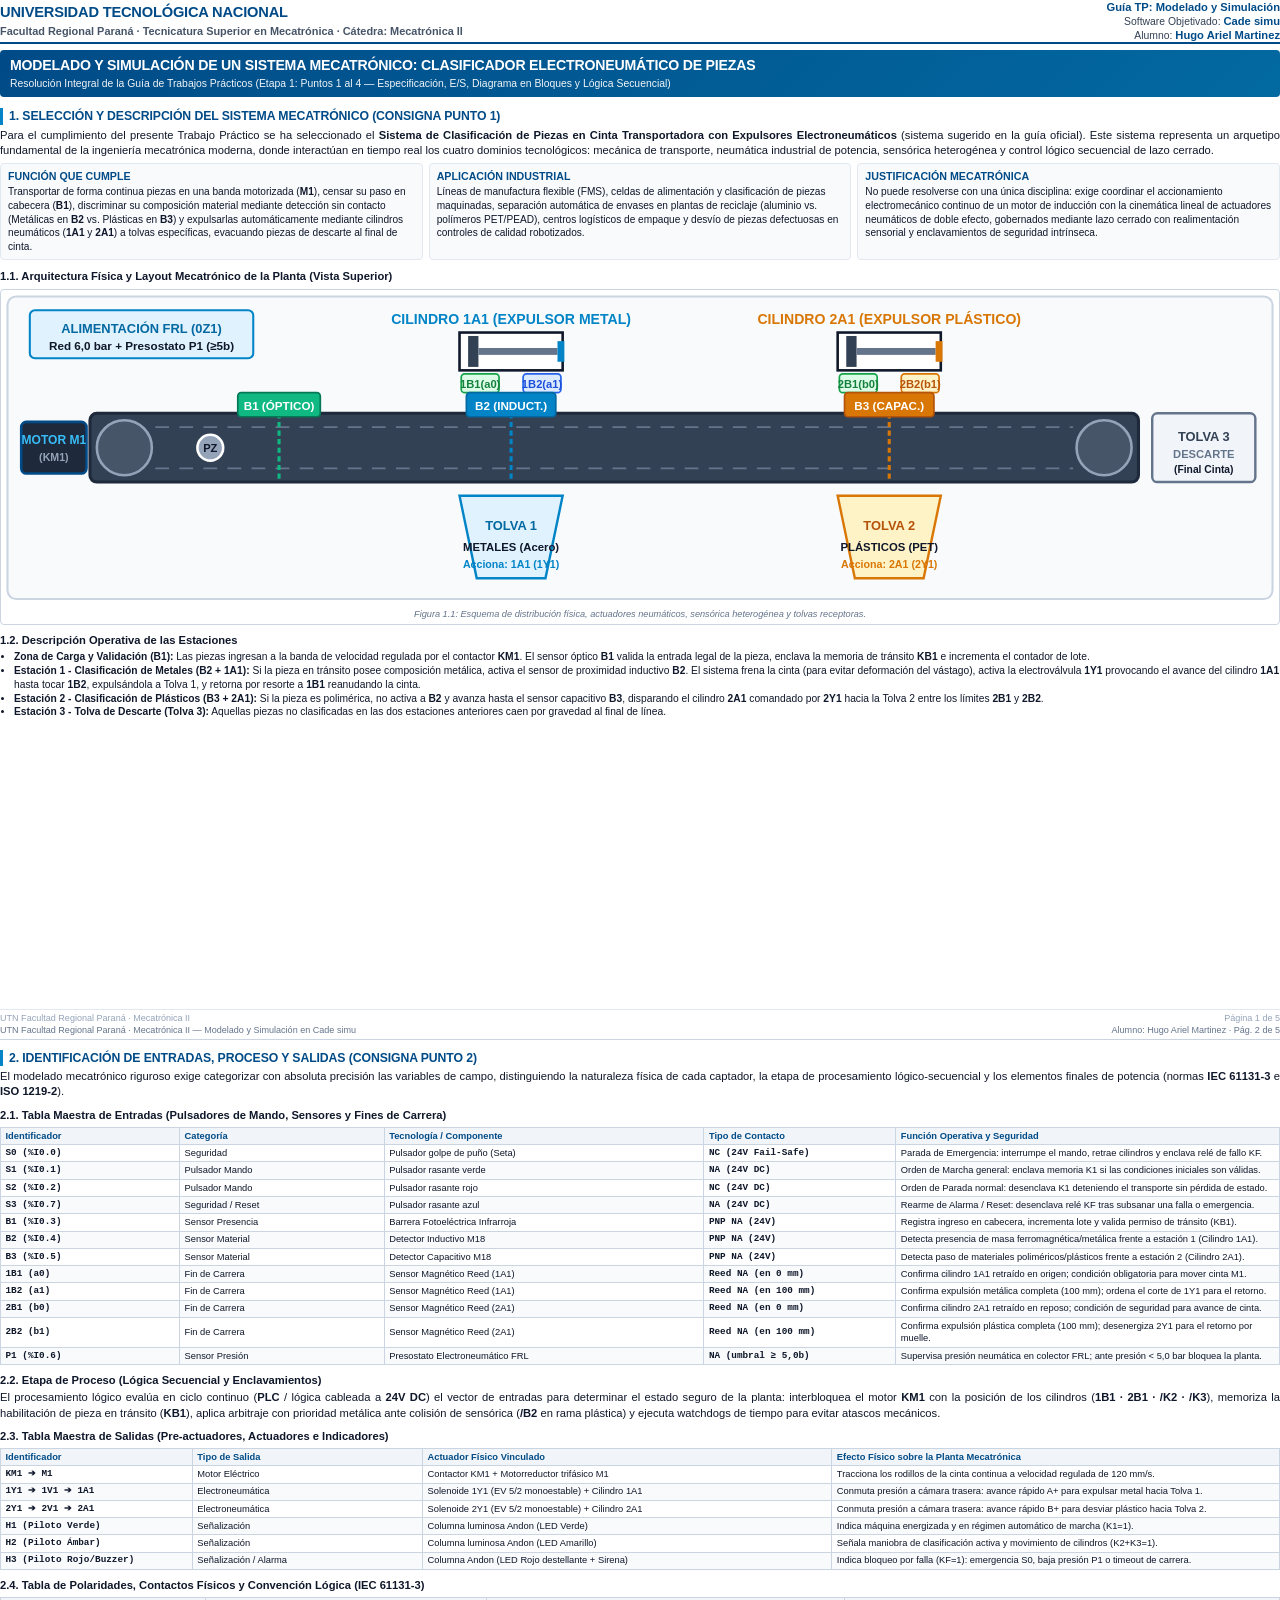
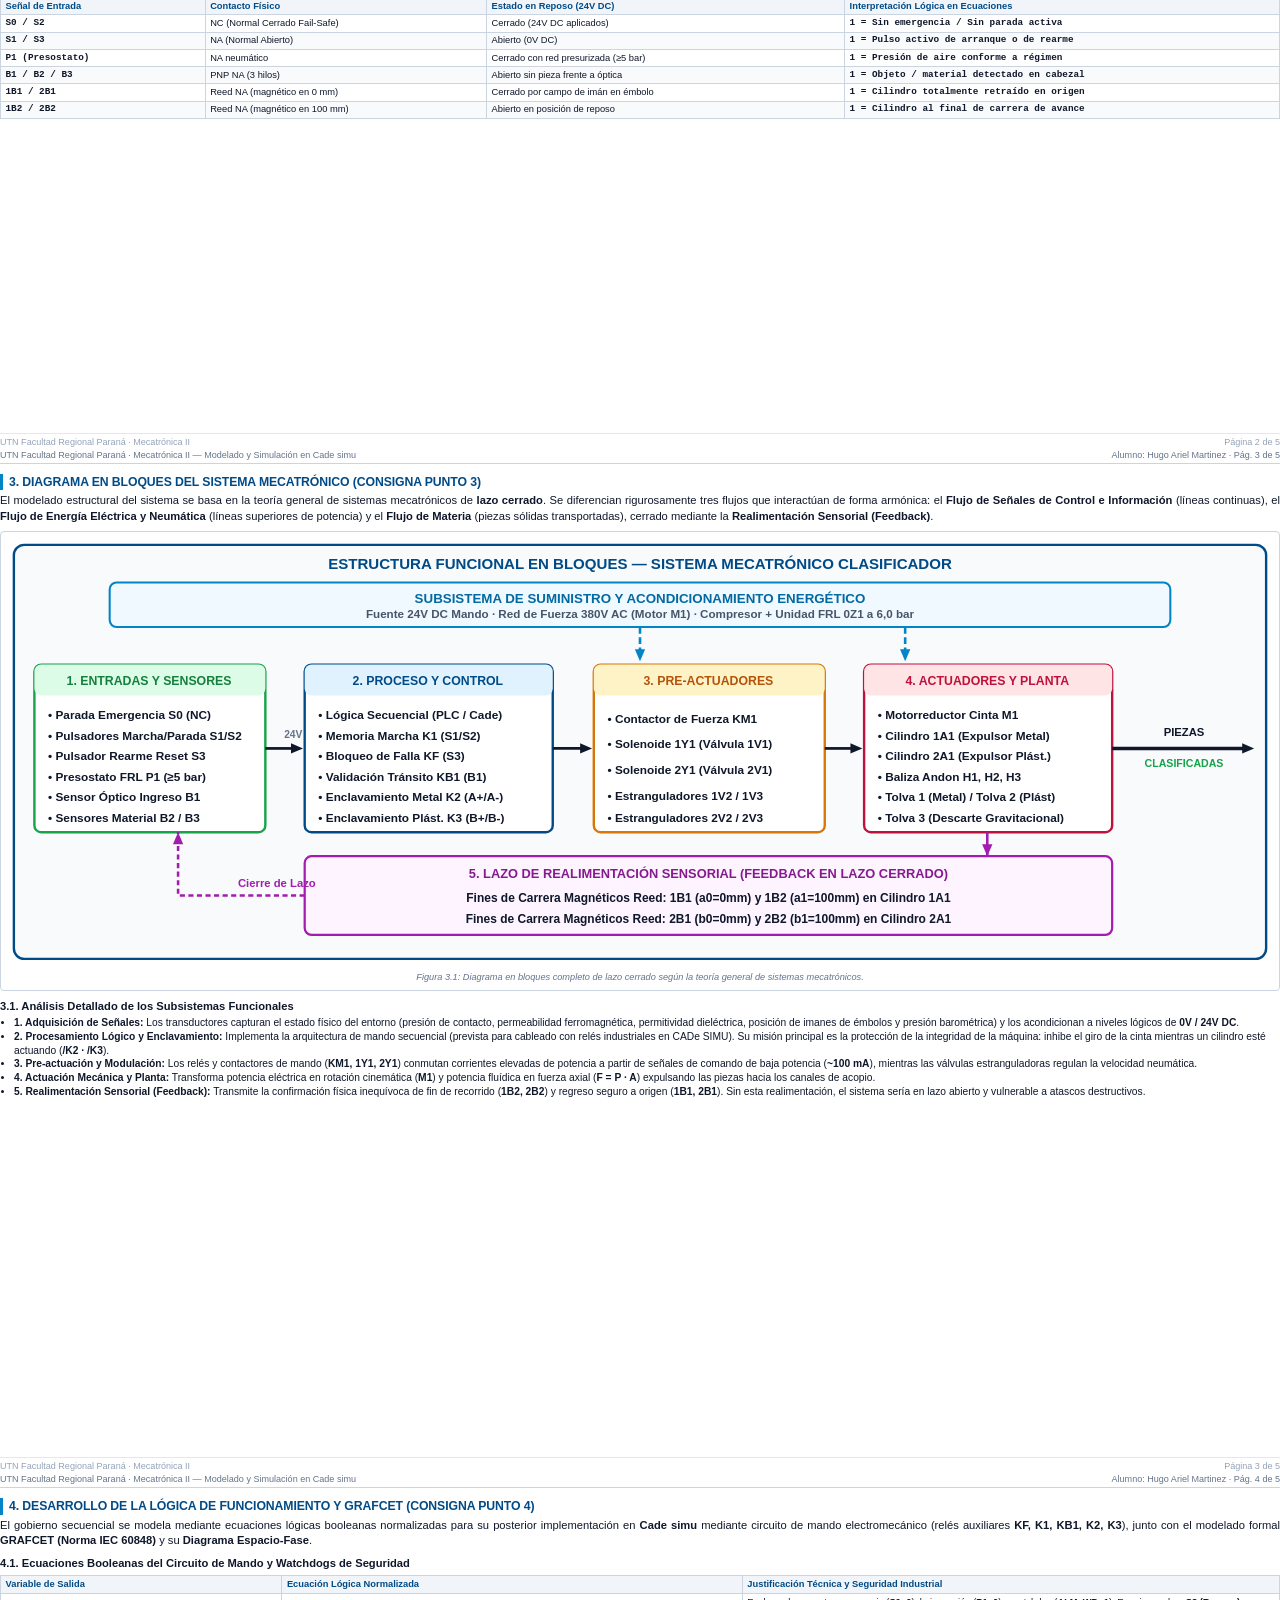
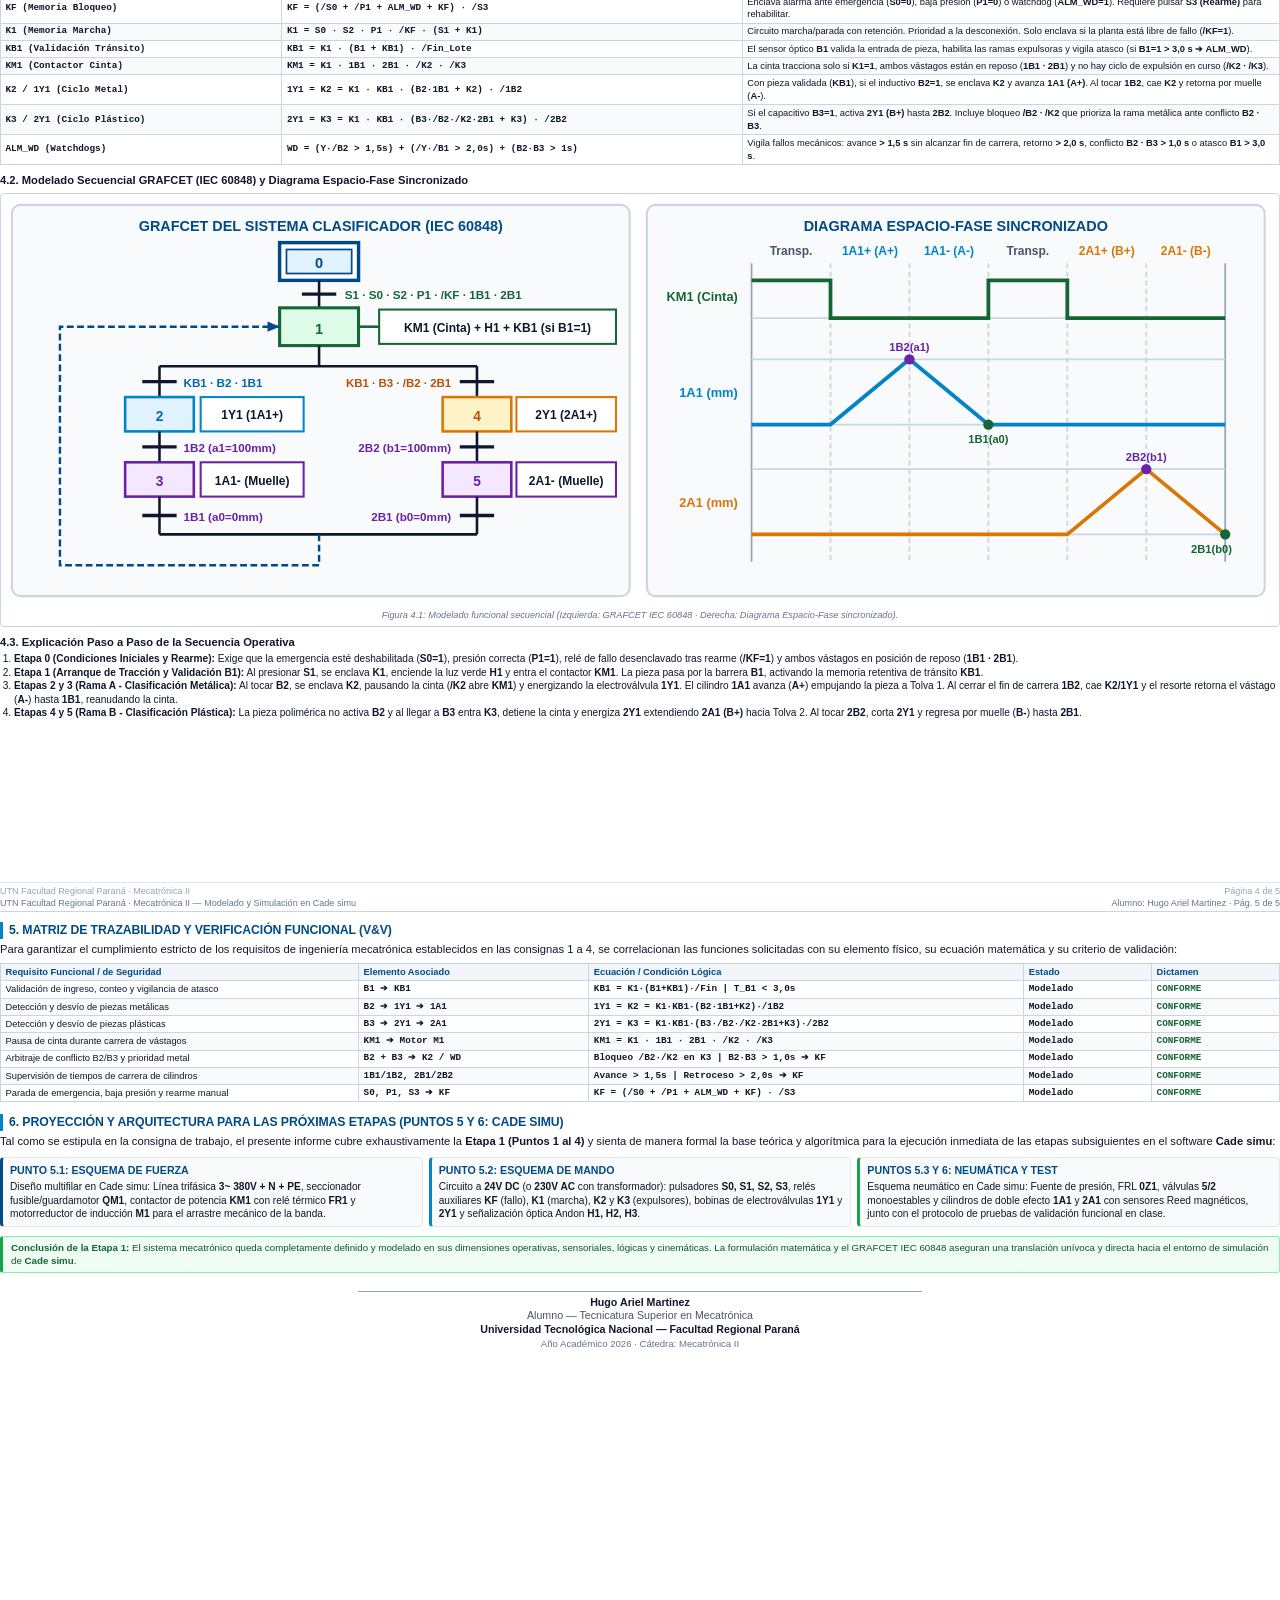
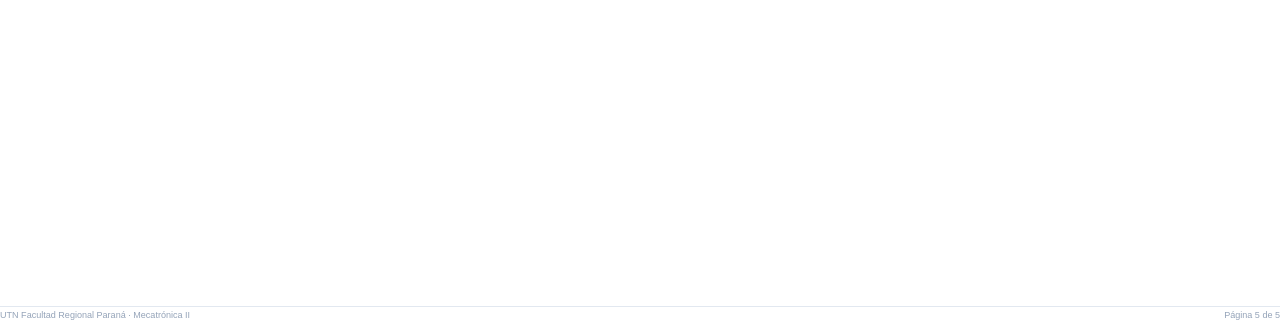
<file: TP_Cade_Simu/informe_etapa1_cade_simu.html>
<!DOCTYPE html>
<html lang="es">
<head>
  <meta charset="UTF-8">
  <title>Trabajo Práctico: Modelado y Simulación en Cade simu - Etapa 1</title>
  <style>
    @page {
      size: A4 portrait;
      margin: 12mm 14mm 12mm 14mm;
    }
    * {
      box-sizing: border-box;
      -webkit-print-color-adjust: exact;
      print-color-adjust: exact;
    }
    body {
      font-family: 'Segoe UI', -apple-system, BlinkMacSystemFont, Roboto, Helvetica, Arial, sans-serif;
      color: #0f172a;
      background: #ffffff;
      margin: 0;
      padding: 0;
      font-size: 8.4pt;
      line-height: 1.36;
    }
    .page {
      width: 100%;
      min-height: 271mm;
      max-height: 271mm;
      page-break-after: always;
      position: relative;
      overflow: hidden;
      display: flex;
      flex-direction: column;
      justify-content: flex-start;
    }
    .page:last-child {
      page-break-after: avoid;
    }

    /* ENCABEZADOS Y METADATOS */
    .header-table {
      width: 100%;
      border-collapse: collapse;
      border-bottom: 2px solid #004b87;
      padding-bottom: 4px;
      margin-bottom: 6px;
    }
    .header-table td {
      border: none;
      padding: 0;
      vertical-align: middle;
    }
    .inst-title {
      font-size: 11pt;
      font-weight: 800;
      color: #004b87;
      letter-spacing: -0.2px;
      margin: 0;
      text-transform: uppercase;
    }
    .inst-sub {
      font-size: 8.2pt;
      color: #475569;
      font-weight: 600;
      margin: 1px 0 0 0;
    }
    .tp-badge {
      text-align: right;
      font-size: 7.8pt;
      color: #334155;
      line-height: 1.25;
    }
    .tp-badge b {
      color: #004b87;
      font-size: 8.4pt;
    }

    .main-banner {
      background: linear-gradient(135deg, #004b87 0%, #0369a1 100%);
      color: #ffffff;
      padding: 6px 10px;
      border-radius: 4px;
      margin-bottom: 6px;
    }
    .main-banner h1 {
      margin: 0;
      font-size: 10.6pt;
      font-weight: 800;
      letter-spacing: -0.2px;
      text-transform: uppercase;
    }
    .main-banner p {
      margin: 2px 0 0 0;
      font-size: 7.8pt;
      opacity: 0.95;
    }

    .sec-title {
      color: #004b87;
      font-size: 9.2pt;
      font-weight: 800;
      border-left: 3.5px solid #0284c7;
      padding-left: 6px;
      margin: 5px 0 3px 0;
      text-transform: uppercase;
      letter-spacing: -0.1px;
    }
    .sub-title {
      color: #0f172a;
      font-size: 8.4pt;
      font-weight: 700;
      margin: 4px 0 2px 0;
    }
    p {
      margin: 0 0 4px 0;
      text-align: justify;
    }

    /* TABLAS DE INGENIERÍA */
    table.data-table {
      width: 100%;
      border-collapse: collapse;
      margin: 2px 0 4px 0;
      font-size: 7.0pt;
    }
    table.data-table th, table.data-table td {
      border: 1px solid #cbd5e1;
      padding: 1.8px 4.5px;
      vertical-align: middle;
    }
    table.data-table th {
      background-color: #f1f5f9;
      color: #004b87;
      font-weight: 700;
      text-align: left;
    }
    table.data-table tr:nth-child(even) td {
      background-color: #f8fafc;
    }
    .mono {
      font-family: 'JetBrains Mono', Consolas, monospace;
      font-weight: 600;
      color: #0f172a;
    }

    /* CAJAS Y CARDS */
    .grid-3 {
      display: grid;
      grid-template-columns: 1fr 1fr 1fr;
      gap: 6px;
      margin-bottom: 5px;
    }
    .card {
      border: 1px solid #e2e8f0;
      border-radius: 4px;
      padding: 5px 7px;
      background: #f8fafc;
      font-size: 7.6pt;
    }
    .card h4 {
      margin: 0 0 2px 0;
      color: #004b87;
      font-size: 8pt;
      font-weight: 700;
      text-transform: uppercase;
    }

    .svg-container {
      border: 1px solid #cbd5e1;
      border-radius: 4px;
      background: #ffffff;
      padding: 3px;
      margin: 3px 0 4px 0;
      text-align: center;
    }
    .svg-caption {
      font-size: 6.9pt;
      color: #64748b;
      margin-top: 1.5px;
      font-style: italic;
      text-align: center;
    }

    .running-header {
      font-size: 6.8pt;
      color: #64748b;
      display: flex;
      justify-content: space-between;
      border-bottom: 0.8px solid #cbd5e1;
      padding-bottom: 2px;
      margin-bottom: 5px;
    }
    .running-footer {
      position: absolute;
      bottom: 0;
      left: 0;
      right: 0;
      font-size: 6.8pt;
      color: #94a3b8;
      display: flex;
      justify-content: space-between;
      border-top: 0.8px solid #e2e8f0;
      padding-top: 2px;
    }

    .alert-box {
      background-color: #f0fdf4;
      border: 1px solid #86efac;
      border-left: 3.5px solid #16a34a;
      border-radius: 3px;
      padding: 4px 8px;
      margin: 4px 0;
      font-size: 7.3pt;
      color: #14532d;
    }
    .alert-box b {
      color: #166534;
    }
  </style>
</head>
<body>

  <!-- ===================================================================== -->
  <!-- PÁGINA 1: PUNTO 1 - SELECCIÓN Y DESCRIPCIÓN DEL SISTEMA MECATRÓNICO   -->
  <!-- ===================================================================== -->
  <div class="page">
    <table class="header-table">
      <tr>
        <td>
          <div class="inst-title">Universidad Tecnológica Nacional</div>
          <div class="inst-sub">Facultad Regional Paraná · Tecnicatura Superior en Mecatrónica · Cátedra: Mecatrónica II</div>
        </td>
        <td class="tp-badge">
          <b>Guía TP: Modelado y Simulación</b><br>
          Software Objetivado: <b>Cade simu</b><br>
          Alumno: <b>Hugo Ariel Martinez</b>
        </td>
      </tr>
    </table>

    <div class="main-banner">
      <h1>Modelado y Simulación de un Sistema Mecatrónico: Clasificador Electroneumático de Piezas</h1>
      <p>Resolución Integral de la Guía de Trabajos Prácticos (Etapa 1: Puntos 1 al 4 — Especificación, E/S, Diagrama en Bloques y Lógica Secuencial)</p>
    </div>

    <div class="sec-title">1. Selección y Descripción del Sistema Mecatrónico (Consigna Punto 1)</div>
    <p>
      Para el cumplimiento del presente Trabajo Práctico se ha seleccionado el <b>Sistema de Clasificación de Piezas en Cinta Transportadora con Expulsores Electroneumáticos</b> (sistema sugerido en la guía oficial). Este sistema representa un arquetipo fundamental de la ingeniería mecatrónica moderna, donde interactúan en tiempo real los cuatro dominios tecnológicos: mecánica de transporte, neumática industrial de potencia, sensórica heterogénea y control lógico secuencial de lazo cerrado.
    </p>

    <div class="grid-3">
      <div class="card">
        <h4>Función que Cumple</h4>
        Transportar de forma continua piezas en una banda motorizada (<b>M1</b>), censar su paso en cabecera (<b>B1</b>), discriminar su composición material mediante detección sin contacto (Metálicas en <b>B2</b> vs. Plásticas en <b>B3</b>) y expulsarlas automáticamente mediante cilindros neumáticos (<b>1A1</b> y <b>2A1</b>) a tolvas específicas, evacuando piezas de descarte al final de cinta.
      </div>
      <div class="card">
        <h4>Aplicación Industrial</h4>
        Líneas de manufactura flexible (FMS), celdas de alimentación y clasificación de piezas maquinadas, separación automática de envases en plantas de reciclaje (aluminio vs. polímeros PET/PEAD), centros logísticos de empaque y desvío de piezas defectuosas en controles de calidad robotizados.
      </div>
      <div class="card">
        <h4>Justificación Mecatrónica</h4>
        No puede resolverse con una única disciplina: exige coordinar el accionamiento electromecánico continuo de un motor de inducción con la cinemática lineal de actuadores neumáticos de doble efecto, gobernados mediante lazo cerrado con realimentación sensorial y enclavamientos de seguridad intrínseca.
      </div>
    </div>

    <div class="sub-title">1.1. Arquitectura Física y Layout Mecatrónico de la Planta (Vista Superior)</div>
    <div class="svg-container">
      <svg viewBox="0 0 740 180" width="100%" height="auto">
        <!-- Fondo de planta -->
        <rect x="2" y="2" width="736" height="176" rx="5" fill="#f8fafc" stroke="#cbd5e1" stroke-width="1.2"/>
        
        <!-- FRL y Red Neumática -->
        <rect x="15" y="10" width="130" height="28" rx="3" fill="#e0f2fe" stroke="#0284c7" stroke-width="1.2"/>
        <text x="80" y="23" fill="#0369a1" font-size="7.5" font-weight="800" text-anchor="middle">ALIMENTACIÓN FRL (0Z1)</text>
        <text x="80" y="33" fill="#0f172a" font-size="6.8" font-weight="700" text-anchor="middle">Red 6,0 bar + Presostato P1 (≥5b)</text>

        <!-- Cilindro 1A1 (Metal) -->
        <g transform="translate(260, 8)">
          <text x="35" y="10" fill="#0284c7" font-size="8.2" font-weight="800" text-anchor="middle">CILINDRO 1A1 (EXPULSOR METAL)</text>
          <!-- Cuerpo cilindro -->
          <rect x="5" y="15" width="60" height="22" fill="#ffffff" stroke="#0f172a" stroke-width="1.5"/>
          <rect x="10" y="17" width="6" height="18" fill="#334155"/>
          <rect x="16" y="24" width="46" height="4" fill="#64748b"/>
          <rect x="62" y="20" width="4" height="12" fill="#0284c7"/>
          <!-- Fines de carrera -->
          <rect x="6" y="39" width="22" height="11" rx="2" fill="#dcfce7" stroke="#16a34a" stroke-width="1"/>
          <text x="17" y="47" fill="#15803d" font-size="6.5" font-weight="800" text-anchor="middle">1B1(a0)</text>
          <rect x="42" y="39" width="22" height="11" rx="2" fill="#dbeafe" stroke="#2563eb" stroke-width="1"/>
          <text x="53" y="47" fill="#1d4ed8" font-size="6.5" font-weight="800" text-anchor="middle">1B2(a1)</text>
        </g>

        <!-- Cilindro 2A1 (Plástico) -->
        <g transform="translate(480, 8)">
          <text x="35" y="10" fill="#d97706" font-size="8.2" font-weight="800" text-anchor="middle">CILINDRO 2A1 (EXPULSOR PLÁSTICO)</text>
          <rect x="5" y="15" width="60" height="22" fill="#ffffff" stroke="#0f172a" stroke-width="1.5"/>
          <rect x="10" y="17" width="6" height="18" fill="#334155"/>
          <rect x="16" y="24" width="46" height="4" fill="#64748b"/>
          <rect x="62" y="20" width="4" height="12" fill="#d97706"/>
          <!-- Fines de carrera -->
          <rect x="6" y="39" width="22" height="11" rx="2" fill="#dcfce7" stroke="#16a34a" stroke-width="1"/>
          <text x="17" y="47" fill="#15803d" font-size="6.5" font-weight="800" text-anchor="middle">2B1(b0)</text>
          <rect x="42" y="39" width="22" height="11" rx="2" fill="#fef3c7" stroke="#d97706" stroke-width="1"/>
          <text x="53" y="47" fill="#b45309" font-size="6.5" font-weight="800" text-anchor="middle">2B2(b1)</text>
        </g>

        <!-- Cinta transportadora física -->
        <rect x="50" y="70" width="610" height="40" rx="4" fill="#334155" stroke="#1e293b" stroke-width="1.8"/>
        <!-- Rodillos y líneas de banda -->
        <circle cx="70" cy="90" r="16" fill="#475569" stroke="#94a3b8" stroke-width="1.5"/>
        <circle cx="640" cy="90" r="16" fill="#475569" stroke="#94a3b8" stroke-width="1.5"/>
        <line x1="88" y1="78" x2="622" y2="78" stroke="#64748b" stroke-dasharray="8 6"/>
        <line x1="88" y1="102" x2="622" y2="102" stroke="#64748b" stroke-dasharray="8 6"/>

        <!-- Motorreductor M1 -->
        <rect x="10" y="75" width="38" height="30" rx="3" fill="#1e293b" stroke="#004b87" stroke-width="1.5"/>
        <text x="29" y="88" fill="#38bdf8" font-size="7" font-weight="800" text-anchor="middle">MOTOR M1</text>
        <text x="29" y="98" fill="#94a3b8" font-size="6.2" font-weight="700" text-anchor="middle">(KM1)</text>

        <!-- Sensores montados sobre la cinta -->
        <!-- Sensor B1 Óptico -->
        <g transform="translate(160, 60)">
          <line x1="0" y1="10" x2="0" y2="50" stroke="#10b981" stroke-width="1.8" stroke-dasharray="3 2"/>
          <rect x="-24" y="-2" width="48" height="14" rx="2" fill="#10b981" stroke="#047857" stroke-width="1"/>
          <text x="0" y="8" fill="#ffffff" font-size="6.8" font-weight="800" text-anchor="middle">B1 (ÓPTICO)</text>
        </g>

        <!-- Sensor B2 Inductivo -->
        <g transform="translate(295, 60)">
          <line x1="0" y1="10" x2="0" y2="50" stroke="#0284c7" stroke-width="1.8" stroke-dasharray="3 2"/>
          <rect x="-26" y="-2" width="52" height="14" rx="2" fill="#0284c7" stroke="#0369a1" stroke-width="1"/>
          <text x="0" y="8" fill="#ffffff" font-size="6.8" font-weight="800" text-anchor="middle">B2 (INDUCT.)</text>
        </g>

        <!-- Sensor B3 Capacitivo -->
        <g transform="translate(515, 60)">
          <line x1="0" y1="10" x2="0" y2="50" stroke="#d97706" stroke-width="1.8" stroke-dasharray="3 2"/>
          <rect x="-26" y="-2" width="52" height="14" rx="2" fill="#d97706" stroke="#b45309" stroke-width="1"/>
          <text x="0" y="8" fill="#ffffff" font-size="6.8" font-weight="800" text-anchor="middle">B3 (CAPAC.)</text>
        </g>

        <!-- Piezas en cinta -->
        <circle cx="120" cy="90" r="7.5" fill="#94a3b8" stroke="#ffffff" stroke-width="1.5"/>
        <text x="120" y="92.5" fill="#0f172a" font-size="6.5" font-weight="800" text-anchor="middle">PZ</text>

        <!-- Tolvas receptoras inferiores -->
        <!-- Tolva 1 Metal -->
        <g transform="translate(260, 118)">
          <polygon points="5,0 65,0 55,48 15,48" fill="#e0f2fe" stroke="#0284c7" stroke-width="1.4"/>
          <text x="35" y="20" fill="#0369a1" font-size="7.5" font-weight="800" text-anchor="middle">TOLVA 1</text>
          <text x="35" y="32" fill="#0f172a" font-size="6.6" font-weight="700" text-anchor="middle">METALES (Acero)</text>
          <text x="35" y="42" fill="#0284c7" font-size="6.2" font-weight="700" text-anchor="middle">Acciona: 1A1 (1Y1)</text>
        </g>

        <!-- Tolva 2 Plástico -->
        <g transform="translate(480, 118)">
          <polygon points="5,0 65,0 55,48 15,48" fill="#fef3c7" stroke="#d97706" stroke-width="1.4"/>
          <text x="35" y="20" fill="#b45309" font-size="7.5" font-weight="800" text-anchor="middle">TOLVA 2</text>
          <text x="35" y="32" fill="#0f172a" font-size="6.6" font-weight="700" text-anchor="middle">PLÁSTICOS (PET)</text>
          <text x="35" y="42" fill="#d97706" font-size="6.2" font-weight="700" text-anchor="middle">Acciona: 2A1 (2Y1)</text>
        </g>

        <!-- Tolva 3 Descarte -->
        <g transform="translate(668, 70)">
          <rect x="0" y="0" width="60" height="40" rx="3" fill="#f1f5f9" stroke="#64748b" stroke-width="1.4"/>
          <text x="30" y="16" fill="#334155" font-size="7.5" font-weight="800" text-anchor="middle">TOLVA 3</text>
          <text x="30" y="26" fill="#64748b" font-size="6.5" font-weight="700" text-anchor="middle">DESCARTE</text>
          <text x="30" y="35" fill="#0f172a" font-size="6" font-weight="600" text-anchor="middle">(Final Cinta)</text>
        </g>
      </svg>
      <div class="svg-caption">Figura 1.1: Esquema de distribución física, actuadores neumáticos, sensórica heterogénea y tolvas receptoras.</div>
    </div>

    <div class="sub-title">1.2. Descripción Operativa de las Estaciones</div>
    <ul style="margin: 0; padding-left: 14px; font-size: 7.7pt; line-height: 1.35;">
      <li><b>Zona de Carga y Validación (B1):</b> Las piezas ingresan a la banda de velocidad regulada por el contactor <b>KM1</b>. El sensor óptico <b>B1</b> valida la entrada legal de la pieza, enclava la memoria de tránsito <b>KB1</b> e incrementa el contador de lote.</li>
      <li><b>Estación 1 - Clasificación de Metales (B2 + 1A1):</b> Si la pieza en tránsito posee composición metálica, activa el sensor de proximidad inductivo <b>B2</b>. El sistema frena la cinta (para evitar deformación del vástago), activa la electroválvula <b>1Y1</b> provocando el avance del cilindro <b>1A1</b> hasta tocar <b>1B2</b>, expulsándola a Tolva 1, y retorna por resorte a <b>1B1</b> reanudando la cinta.</li>
      <li><b>Estación 2 - Clasificación de Plásticos (B3 + 2A1):</b> Si la pieza es polimérica, no activa a <b>B2</b> y avanza hasta el sensor capacitivo <b>B3</b>, disparando el cilindro <b>2A1</b> comandado por <b>2Y1</b> hacia la Tolva 2 entre los límites <b>2B1</b> y <b>2B2</b>.</li>
      <li><b>Estación 3 - Tolva de Descarte (Tolva 3):</b> Aquellas piezas no clasificadas en las dos estaciones anteriores caen por gravedad al final de línea.</li>
    </ul>

    <div class="running-footer">
      <span>UTN Facultad Regional Paraná · Mecatrónica II</span>
      <span>Página 1 de 5</span>
    </div>
  </div>

  <!-- ===================================================================== -->
  <!-- PÁGINA 2: PUNTO 2 - IDENTIFICACIÓN DE ENTRADAS, PROCESO Y SALIDAS     -->
  <!-- ===================================================================== -->
  <div class="page">
    <div class="running-header">
      <span>UTN Facultad Regional Paraná · Mecatrónica II — Modelado y Simulación en Cade simu</span>
      <span>Alumno: Hugo Ariel Martinez · Pág. 2 de 5</span>
    </div>

    <div class="sec-title">2. Identificación de Entradas, Proceso y Salidas (Consigna Punto 2)</div>
    <p>
      El modelado mecatrónico riguroso exige categorizar con absoluta precisión las variables de campo, distinguiendo la naturaleza física de cada captador, la etapa de procesamiento lógico-secuencial y los elementos finales de potencia (normas <b>IEC 61131-3</b> e <b>ISO 1219-2</b>).
    </p>

    <div class="sub-title">2.1. Tabla Maestra de Entradas (Pulsadores de Mando, Sensores y Fines de Carrera)</div>
    <table class="data-table">
      <thead>
        <tr>
          <th style="width: 14%;">Identificador</th>
          <th style="width: 16%;">Categoría</th>
          <th style="width: 25%;">Tecnología / Componente</th>
          <th style="width: 15%;">Tipo de Contacto</th>
          <th style="width: 30%;">Función Operativa y Seguridad</th>
        </tr>
      </thead>
      <tbody>
        <tr>
          <td class="mono">S0 (%I0.0)</td>
          <td>Seguridad</td>
          <td>Pulsador golpe de puño (Seta)</td>
          <td class="mono">NC (24V Fail-Safe)</td>
          <td>Parada de Emergencia: interrumpe el mando, retrae cilindros y enclava relé de fallo KF.</td>
        </tr>
        <tr>
          <td class="mono">S1 (%I0.1)</td>
          <td>Pulsador Mando</td>
          <td>Pulsador rasante verde</td>
          <td class="mono">NA (24V DC)</td>
          <td>Orden de Marcha general: enclava memoria K1 si las condiciones iniciales son válidas.</td>
        </tr>
        <tr>
          <td class="mono">S2 (%I0.2)</td>
          <td>Pulsador Mando</td>
          <td>Pulsador rasante rojo</td>
          <td class="mono">NC (24V DC)</td>
          <td>Orden de Parada normal: desenclava K1 deteniendo el transporte sin pérdida de estado.</td>
        </tr>
        <tr>
          <td class="mono">S3 (%I0.7)</td>
          <td>Seguridad / Reset</td>
          <td>Pulsador rasante azul</td>
          <td class="mono">NA (24V DC)</td>
          <td>Rearme de Alarma / Reset: desenclava relé KF tras subsanar una falla o emergencia.</td>
        </tr>
        <tr>
          <td class="mono">B1 (%I0.3)</td>
          <td>Sensor Presencia</td>
          <td>Barrera Fotoeléctrica Infrarroja</td>
          <td class="mono">PNP NA (24V)</td>
          <td>Registra ingreso en cabecera, incrementa lote y valida permiso de tránsito (KB1).</td>
        </tr>
        <tr>
          <td class="mono">B2 (%I0.4)</td>
          <td>Sensor Material</td>
          <td>Detector Inductivo M18</td>
          <td class="mono">PNP NA (24V)</td>
          <td>Detecta presencia de masa ferromagnética/metálica frente a estación 1 (Cilindro 1A1).</td>
        </tr>
        <tr>
          <td class="mono">B3 (%I0.5)</td>
          <td>Sensor Material</td>
          <td>Detector Capacitivo M18</td>
          <td class="mono">PNP NA (24V)</td>
          <td>Detecta paso de materiales poliméricos/plásticos frente a estación 2 (Cilindro 2A1).</td>
        </tr>
        <tr>
          <td class="mono">1B1 (a0)</td>
          <td>Fin de Carrera</td>
          <td>Sensor Magnético Reed (1A1)</td>
          <td class="mono">Reed NA (en 0 mm)</td>
          <td>Confirma cilindro 1A1 retraído en origen; condición obligatoria para mover cinta M1.</td>
        </tr>
        <tr>
          <td class="mono">1B2 (a1)</td>
          <td>Fin de Carrera</td>
          <td>Sensor Magnético Reed (1A1)</td>
          <td class="mono">Reed NA (en 100 mm)</td>
          <td>Confirma expulsión metálica completa (100 mm); ordena el corte de 1Y1 para el retorno.</td>
        </tr>
        <tr>
          <td class="mono">2B1 (b0)</td>
          <td>Fin de Carrera</td>
          <td>Sensor Magnético Reed (2A1)</td>
          <td class="mono">Reed NA (en 0 mm)</td>
          <td>Confirma cilindro 2A1 retraído en reposo; condición de seguridad para avance de cinta.</td>
        </tr>
        <tr>
          <td class="mono">2B2 (b1)</td>
          <td>Fin de Carrera</td>
          <td>Sensor Magnético Reed (2A1)</td>
          <td class="mono">Reed NA (en 100 mm)</td>
          <td>Confirma expulsión plástica completa (100 mm); desenergiza 2Y1 para el retorno por muelle.</td>
        </tr>
        <tr>
          <td class="mono">P1 (%I0.6)</td>
          <td>Sensor Presión</td>
          <td>Presostato Electroneumático FRL</td>
          <td class="mono">NA (umbral ≥ 5,0b)</td>
          <td>Supervisa presión neumática en colector FRL; ante presión &lt; 5,0 bar bloquea la planta.</td>
        </tr>
      </tbody>
    </table>

    <div class="sub-title">2.2. Etapa de Proceso (Lógica Secuencial y Enclavamientos)</div>
    <p>
      El procesamiento lógico evalúa en ciclo continuo (<b>PLC</b> / lógica cableada a <b>24V DC</b>) el vector de entradas para determinar el estado seguro de la planta: interbloquea el motor <b>KM1</b> con la posición de los cilindros (<b>1B1 · 2B1 · /K2 · /K3</b>), memoriza la habilitación de pieza en tránsito (<b>KB1</b>), aplica arbitraje con prioridad metálica ante colisión de sensórica (<b>/B2</b> en rama plástica) y ejecuta watchdogs de tiempo para evitar atascos mecánicos.
    </p>

    <div class="sub-title">2.3. Tabla Maestra de Salidas (Pre-actuadores, Actuadores e Indicadores)</div>
    <table class="data-table">
      <thead>
        <tr>
          <th style="width: 15%;">Identificador</th>
          <th style="width: 18%;">Tipo de Salida</th>
          <th style="width: 32%;">Actuador Físico Vinculado</th>
          <th style="width: 35%;">Efecto Físico sobre la Planta Mecatrónica</th>
        </tr>
      </thead>
      <tbody>
        <tr>
          <td class="mono">KM1 ➔ M1</td>
          <td>Motor Eléctrico</td>
          <td>Contactor KM1 + Motorreductor trifásico M1</td>
          <td>Tracciona los rodillos de la cinta continua a velocidad regulada de 120 mm/s.</td>
        </tr>
        <tr>
          <td class="mono">1Y1 ➔ 1V1 ➔ 1A1</td>
          <td>Electroneumática</td>
          <td>Solenoide 1Y1 (EV 5/2 monoestable) + Cilindro 1A1</td>
          <td>Conmuta presión a cámara trasera: avance rápido A+ para expulsar metal hacia Tolva 1.</td>
        </tr>
        <tr>
          <td class="mono">2Y1 ➔ 2V1 ➔ 2A1</td>
          <td>Electroneumática</td>
          <td>Solenoide 2Y1 (EV 5/2 monoestable) + Cilindro 2A1</td>
          <td>Conmuta presión a cámara trasera: avance rápido B+ para desviar plástico hacia Tolva 2.</td>
        </tr>
        <tr>
          <td class="mono">H1 (Piloto Verde)</td>
          <td>Señalización</td>
          <td>Columna luminosa Andon (LED Verde)</td>
          <td>Indica máquina energizada y en régimen automático de marcha (K1=1).</td>
        </tr>
        <tr>
          <td class="mono">H2 (Piloto Ámbar)</td>
          <td>Señalización</td>
          <td>Columna luminosa Andon (LED Amarillo)</td>
          <td>Señala maniobra de clasificación activa y movimiento de cilindros (K2+K3=1).</td>
        </tr>
        <tr>
          <td class="mono">H3 (Piloto Rojo/Buzzer)</td>
          <td>Señalización / Alarma</td>
          <td>Columna Andon (LED Rojo destellante + Sirena)</td>
          <td>Indica bloqueo por falla (KF=1): emergencia S0, baja presión P1 o timeout de carrera.</td>
        </tr>
      </tbody>
    </table>

    <div class="sub-title">2.4. Tabla de Polaridades, Contactos Físicos y Convención Lógica (IEC 61131-3)</div>
    <table class="data-table">
      <thead>
        <tr>
          <th style="width: 16%;">Señal de Entrada</th>
          <th style="width: 22%;">Contacto Físico</th>
          <th style="width: 28%;">Estado en Reposo (24V DC)</th>
          <th style="width: 34%;">Interpretación Lógica en Ecuaciones</th>
        </tr>
      </thead>
      <tbody>
        <tr>
          <td class="mono">S0 / S2</td>
          <td>NC (Normal Cerrado Fail-Safe)</td>
          <td>Cerrado (24V DC aplicados)</td>
          <td class="mono">1 = Sin emergencia / Sin parada activa</td>
        </tr>
        <tr>
          <td class="mono">S1 / S3</td>
          <td>NA (Normal Abierto)</td>
          <td>Abierto (0V DC)</td>
          <td class="mono">1 = Pulso activo de arranque o de rearme</td>
        </tr>
        <tr>
          <td class="mono">P1 (Presostato)</td>
          <td>NA neumático</td>
          <td>Cerrado con red presurizada (≥5 bar)</td>
          <td class="mono">1 = Presión de aire conforme a régimen</td>
        </tr>
        <tr>
          <td class="mono">B1 / B2 / B3</td>
          <td>PNP NA (3 hilos)</td>
          <td>Abierto sin pieza frente a óptica</td>
          <td class="mono">1 = Objeto / material detectado en cabezal</td>
        </tr>
        <tr>
          <td class="mono">1B1 / 2B1</td>
          <td>Reed NA (magnético en 0 mm)</td>
          <td>Cerrado por campo de imán en émbolo</td>
          <td class="mono">1 = Cilindro totalmente retraído en origen</td>
        </tr>
        <tr>
          <td class="mono">1B2 / 2B2</td>
          <td>Reed NA (magnético en 100 mm)</td>
          <td>Abierto en posición de reposo</td>
          <td class="mono">1 = Cilindro al final de carrera de avance</td>
        </tr>
      </tbody>
    </table>

    <div class="running-footer">
      <span>UTN Facultad Regional Paraná · Mecatrónica II</span>
      <span>Página 2 de 5</span>
    </div>
  </div>

  <!-- ===================================================================== -->
  <!-- PÁGINA 3: PUNTO 3 - DIAGRAMA EN BLOQUES DEL SISTEMA COMPLETO          -->
  <!-- ===================================================================== -->
  <div class="page">
    <div class="running-header">
      <span>UTN Facultad Regional Paraná · Mecatrónica II — Modelado y Simulación en Cade simu</span>
      <span>Alumno: Hugo Ariel Martinez · Pág. 3 de 5</span>
    </div>

    <div class="sec-title">3. Diagrama en Bloques del Sistema Mecatrónico (Consigna Punto 3)</div>
    <p>
      El modelado estructural del sistema se basa en la teoría general de sistemas mecatrónicos de <b>lazo cerrado</b>. Se diferencian rigurosamente tres flujos que interactúan de forma armónica: el <b>Flujo de Señales de Control e Información</b> (líneas continuas), el <b>Flujo de Energía Eléctrica y Neumática</b> (líneas superiores de potencia) y el <b>Flujo de Materia</b> (piezas sólidas transportadas), cerrado mediante la <b>Realimentación Sensorial (Feedback)</b>.
    </p>

    <div class="svg-container" style="padding: 6px;">
      <svg viewBox="0 0 740 250" width="100%" height="auto">
        <!-- Bloque Maestro Contenedor -->
        <rect x="4" y="4" width="732" height="242" rx="6" fill="#f8fafc" stroke="#004b87" stroke-width="1.4"/>
        <text x="370" y="18" fill="#004b87" font-size="8.8" font-weight="800" text-anchor="middle">ESTRUCTURA FUNCIONAL EN BLOQUES — SISTEMA MECATRÓNICO CLASIFICADOR</text>

        <!-- Bloque Superior: Acondicionamiento Energético -->
        <g transform="translate(60, 26)">
          <rect x="0" y="0" width="620" height="26" rx="4" fill="#f0f9ff" stroke="#0284c7" stroke-width="1.2"/>
          <text x="310" y="12" fill="#0369a1" font-size="7.8" font-weight="800" text-anchor="middle">SUBSISTEMA DE SUMINISTRO Y ACONDICIONAMIENTO ENERGÉTICO</text>
          <text x="310" y="21" fill="#475569" font-size="6.8" font-weight="600" text-anchor="middle">Fuente 24V DC Mando · Red de Fuerza 380V AC (Motor M1) · Compresor + Unidad FRL 0Z1 a 6,0 bar</text>
        </g>

        <!-- Flechas de Energía hacia pre-actuadores y actuadores -->
        <path d="M 370,52 L 370,68" fill="none" stroke="#0284c7" stroke-width="1.5" stroke-dasharray="4 2"/>
        <polygon points="370,72 367,65 373,65" fill="#0284c7"/>
        
        <path d="M 525,52 L 525,68" fill="none" stroke="#0284c7" stroke-width="1.5" stroke-dasharray="4 2"/>
        <polygon points="525,72 522,65 528,65" fill="#0284c7"/>

        <!-- 1. Subsistema de Entrada -->
        <g transform="translate(16, 74)">
          <rect x="0" y="0" width="135" height="98" rx="4" fill="#ffffff" stroke="#16a34a" stroke-width="1.4"/>
          <rect x="0" y="0" width="135" height="18" rx="4" fill="#dcfce7"/>
          <text x="67" y="12" fill="#15803d" font-size="7.2" font-weight="800" text-anchor="middle">1. ENTRADAS Y SENSORES</text>
          <text x="8" y="32" fill="#0f172a" font-size="6.9" font-weight="700">• Parada Emergencia S0 (NC)</text>
          <text x="8" y="44" fill="#0f172a" font-size="6.9" font-weight="700">• Pulsadores Marcha/Parada S1/S2</text>
          <text x="8" y="56" fill="#0f172a" font-size="6.9" font-weight="700">• Pulsador Rearme Reset S3</text>
          <text x="8" y="68" fill="#0f172a" font-size="6.9" font-weight="700">• Presostato FRL P1 (≥5 bar)</text>
          <text x="8" y="80" fill="#0f172a" font-size="6.9" font-weight="700">• Sensor Óptico Ingreso B1</text>
          <text x="8" y="92" fill="#0f172a" font-size="6.9" font-weight="700">• Sensores Material B2 / B3</text>
        </g>

        <!-- Flecha 1 -> 2 -->
        <path d="M 151,123 L 169,123" fill="none" stroke="#0f172a" stroke-width="1.6"/>
        <polygon points="173,123 166,120 166,126" fill="#0f172a"/>
        <text x="162" y="117" fill="#64748b" font-size="6" font-weight="700">24V</text>

        <!-- 2. Subsistema de Proceso -->
        <g transform="translate(174, 74)">
          <rect x="0" y="0" width="145" height="98" rx="4" fill="#ffffff" stroke="#004b87" stroke-width="1.4"/>
          <rect x="0" y="0" width="145" height="18" rx="4" fill="#e0f2fe"/>
          <text x="72" y="12" fill="#004b87" font-size="7.2" font-weight="800" text-anchor="middle">2. PROCESO Y CONTROL</text>
          <text x="8" y="32" fill="#0f172a" font-size="6.9" font-weight="700">• Lógica Secuencial (PLC / Cade)</text>
          <text x="8" y="44" fill="#0f172a" font-size="6.9" font-weight="700">• Memoria Marcha K1 (S1/S2)</text>
          <text x="8" y="56" fill="#0f172a" font-size="6.9" font-weight="700">• Bloqueo de Falla KF (S3)</text>
          <text x="8" y="68" fill="#0f172a" font-size="6.9" font-weight="700">• Validación Tránsito KB1 (B1)</text>
          <text x="8" y="80" fill="#0f172a" font-size="6.9" font-weight="700">• Enclavamiento Metal K2 (A+/A-)</text>
          <text x="8" y="92" fill="#0f172a" font-size="6.9" font-weight="700">• Enclavamiento Plást. K3 (B+/B-)</text>
        </g>

        <!-- Flecha 2 -> 3 -->
        <path d="M 319,123 L 338,123" fill="none" stroke="#0f172a" stroke-width="1.6"/>
        <polygon points="342,123 335,120 335,126" fill="#0f172a"/>

        <!-- 3. Subsistema de Pre-actuación -->
        <g transform="translate(343, 74)">
          <rect x="0" y="0" width="135" height="98" rx="4" fill="#ffffff" stroke="#d97706" stroke-width="1.4"/>
          <rect x="0" y="0" width="135" height="18" rx="4" fill="#fef3c7"/>
          <text x="67" y="12" fill="#b45309" font-size="7.2" font-weight="800" text-anchor="middle">3. PRE-ACTUADORES</text>
          <text x="8" y="34" fill="#0f172a" font-size="6.9" font-weight="700">• Contactor de Fuerza KM1</text>
          <text x="8" y="49" fill="#0f172a" font-size="6.9" font-weight="700">• Solenoide 1Y1 (Válvula 1V1)</text>
          <text x="8" y="64" fill="#0f172a" font-size="6.9" font-weight="700">• Solenoide 2Y1 (Válvula 2V1)</text>
          <text x="8" y="79" fill="#0f172a" font-size="6.9" font-weight="700">• Estranguladores 1V2 / 1V3</text>
          <text x="8" y="92" fill="#0f172a" font-size="6.9" font-weight="700">• Estranguladores 2V2 / 2V3</text>
        </g>

        <!-- Flecha 3 -> 4 -->
        <path d="M 478,123 L 496,123" fill="none" stroke="#0f172a" stroke-width="1.6"/>
        <polygon points="500,123 493,120 493,126" fill="#0f172a"/>

        <!-- 4. Subsistema de Salidas y Planta -->
        <g transform="translate(501, 74)">
          <rect x="0" y="0" width="145" height="98" rx="4" fill="#ffffff" stroke="#be123c" stroke-width="1.4"/>
          <rect x="0" y="0" width="145" height="18" rx="4" fill="#ffe4e6"/>
          <text x="72" y="12" fill="#be123c" font-size="7.2" font-weight="800" text-anchor="middle">4. ACTUADORES Y PLANTA</text>
          <text x="8" y="32" fill="#0f172a" font-size="6.9" font-weight="700">• Motorreductor Cinta M1</text>
          <text x="8" y="44" fill="#0f172a" font-size="6.9" font-weight="700">• Cilindro 1A1 (Expulsor Metal)</text>
          <text x="8" y="56" fill="#0f172a" font-size="6.9" font-weight="700">• Cilindro 2A1 (Expulsor Plást.)</text>
          <text x="8" y="68" fill="#0f172a" font-size="6.9" font-weight="700">• Baliza Andon H1, H2, H3</text>
          <text x="8" y="80" fill="#0f172a" font-size="6.9" font-weight="700">• Tolva 1 (Metal) / Tolva 2 (Plást)</text>
          <text x="8" y="92" fill="#0f172a" font-size="6.9" font-weight="700">• Tolva 3 (Descarte Gravitacional)</text>
        </g>

        <!-- Flujo de Material (Entrada de piezas -> Salida de Tolvas) -->
        <path d="M 646,123 L 725,123" fill="none" stroke="#0f172a" stroke-width="2"/>
        <polygon points="729,123 722,120 722,126" fill="#0f172a"/>
        <text x="688" y="116" fill="#0f172a" font-size="6.6" font-weight="800" text-anchor="middle">PIEZAS</text>
        <text x="688" y="134" fill="#16a34a" font-size="6.2" font-weight="700" text-anchor="middle">CLASIFICADAS</text>

        <!-- 5. Subsistema de Realimentación (Lazo Cerrado) -->
        <g transform="translate(174, 186)">
          <rect x="0" y="0" width="472" height="46" rx="4" fill="#fdf4ff" stroke="#a21caf" stroke-width="1.3"/>
          <text x="236" y="13" fill="#86198f" font-size="7.5" font-weight="800" text-anchor="middle">5. LAZO DE REALIMENTACIÓN SENSORIAL (FEEDBACK EN LAZO CERRADO)</text>
          <text x="236" y="27" fill="#0f172a" font-size="7" font-weight="600" text-anchor="middle">Fines de Carrera Magnéticos Reed: 1B1 (a0=0mm) y 1B2 (a1=100mm) en Cilindro 1A1</text>
          <text x="236" y="39" fill="#0f172a" font-size="7" font-weight="600" text-anchor="middle">Fines de Carrera Magnéticos Reed: 2B1 (b0=0mm) y 2B2 (b1=100mm) en Cilindro 2A1</text>
        </g>

        <!-- Líneas de retorno de Feedback -->
        <path d="M 573,172 L 573,186" fill="none" stroke="#a21caf" stroke-width="1.5"/>
        <polygon points="573,186 570,179 576,179" fill="#a21caf"/>

        <path d="M 174,209 L 100,209 L 100,172" fill="none" stroke="#a21caf" stroke-width="1.5" stroke-dasharray="3 2"/>
        <polygon points="100,172 97,179 103,179" fill="#a21caf"/>
        <text x="135" y="204" fill="#a21caf" font-size="6.6" font-weight="800">Cierre de Lazo</text>
      </svg>
      <div class="svg-caption">Figura 3.1: Diagrama en bloques completo de lazo cerrado según la teoría general de sistemas mecatrónicos.</div>
    </div>

    <div class="sub-title">3.1. Análisis Detallado de los Subsistemas Funcionales</div>
    <ul style="margin: 0; padding-left: 14px; font-size: 7.7pt; line-height: 1.34;">
      <li><b>1. Adquisición de Señales:</b> Los transductores capturan el estado físico del entorno (presión de contacto, permeabilidad ferromagnética, permitividad dieléctrica, posición de imanes de émbolos y presión barométrica) y los acondicionan a niveles lógicos de <b>0V / 24V DC</b>.</li>
      <li><b>2. Procesamiento Lógico y Enclavamiento:</b> Implementa la arquitectura de mando secuencial (prevista para cableado con relés industriales en CADe SIMU). Su misión principal es la protección de la integridad de la máquina: inhibe el giro de la cinta mientras un cilindro esté actuando (<b>/K2 · /K3</b>).</li>
      <li><b>3. Pre-actuación y Modulación:</b> Los relés y contactores de mando (<b>KM1, 1Y1, 2Y1</b>) conmutan corrientes elevadas de potencia a partir de señales de comando de baja potencia (<b>~100 mA</b>), mientras las válvulas estranguladoras regulan la velocidad neumática.</li>
      <li><b>4. Actuación Mecánica y Planta:</b> Transforma potencia eléctrica en rotación cinemática (<b>M1</b>) y potencia fluídica en fuerza axial (<b>F = P · A</b>) expulsando las piezas hacia los canales de acopio.</li>
      <li><b>5. Realimentación Sensorial (Feedback):</b> Transmite la confirmación física inequívoca de fin de recorrido (<b>1B2, 2B2</b>) y regreso seguro a origen (<b>1B1, 2B1</b>). Sin esta realimentación, el sistema sería en lazo abierto y vulnerable a atascos destructivos.</li>
    </ul>

    <div class="running-footer">
      <span>UTN Facultad Regional Paraná · Mecatrónica II</span>
      <span>Página 3 de 5</span>
    </div>
  </div>

  <!-- ===================================================================== -->
  <!-- PÁGINA 4: PUNTO 4 - DESARROLLO DE LA LÓGICA DE FUNCIONAMIENTO         -->
  <!-- ===================================================================== -->
  <div class="page">
    <div class="running-header">
      <span>UTN Facultad Regional Paraná · Mecatrónica II — Modelado y Simulación en Cade simu</span>
      <span>Alumno: Hugo Ariel Martinez · Pág. 4 de 5</span>
    </div>

    <div class="sec-title">4. Desarrollo de la Lógica de Funcionamiento y GRAFCET (Consigna Punto 4)</div>
    <p>
      El gobierno secuencial se modela mediante ecuaciones lógicas booleanas normalizadas para su posterior implementación en <b>Cade simu</b> mediante circuito de mando electromecánico (relés auxiliares <b>KF, K1, KB1, K2, K3</b>), junto con el modelado formal <b>GRAFCET (Norma IEC 60848)</b> y su <b>Diagrama Espacio-Fase</b>.
    </p>

    <div class="sub-title">4.1. Ecuaciones Booleanas del Circuito de Mando y Watchdogs de Seguridad</div>
    <table class="data-table">
      <thead>
        <tr>
          <th style="width: 22%;">Variable de Salida</th>
          <th style="width: 36%;">Ecuación Lógica Normalizada</th>
          <th style="width: 42%;">Justificación Técnica y Seguridad Industrial</th>
        </tr>
      </thead>
      <tbody>
        <tr>
          <td class="mono">KF (Memoria Bloqueo)</td>
          <td class="mono">KF = (/S0 + /P1 + ALM_WD + KF) · /S3</td>
          <td>Enclava alarma ante emergencia (<b>S0=0</b>), baja presión (<b>P1=0</b>) o watchdog (<b>ALM_WD=1</b>). Requiere pulsar <b>S3 (Rearme)</b> para rehabilitar.</td>
        </tr>
        <tr>
          <td class="mono">K1 (Memoria Marcha)</td>
          <td class="mono">K1 = S0 · S2 · P1 · /KF · (S1 + K1)</td>
          <td>Circuito marcha/parada con retención. Prioridad a la desconexión. Solo enclava si la planta está libre de fallo (<b>/KF=1</b>).</td>
        </tr>
        <tr>
          <td class="mono">KB1 (Validación Tránsito)</td>
          <td class="mono">KB1 = K1 · (B1 + KB1) · /Fin_Lote</td>
          <td>El sensor óptico <b>B1</b> valida la entrada de pieza, habilita las ramas expulsoras y vigila atasco (si <b>B1=1 &gt; 3,0 s ➔ ALM_WD</b>).</td>
        </tr>
        <tr>
          <td class="mono">KM1 (Contactor Cinta)</td>
          <td class="mono">KM1 = K1 · 1B1 · 2B1 · /K2 · /K3</td>
          <td>La cinta tracciona solo si <b>K1=1</b>, ambos vástagos están en reposo (<b>1B1 · 2B1</b>) y no hay ciclo de expulsión en curso (<b>/K2 · /K3</b>).</td>
        </tr>
        <tr>
          <td class="mono">K2 / 1Y1 (Ciclo Metal)</td>
          <td class="mono">1Y1 = K2 = K1 · KB1 · (B2·1B1 + K2) · /1B2</td>
          <td>Con pieza validada (<b>KB1</b>), si el inductivo <b>B2=1</b>, se enclava <b>K2</b> y avanza <b>1A1 (A+)</b>. Al tocar <b>1B2</b>, cae <b>K2</b> y retorna por muelle (<b>A-</b>).</td>
        </tr>
        <tr>
          <td class="mono">K3 / 2Y1 (Ciclo Plástico)</td>
          <td class="mono">2Y1 = K3 = K1 · KB1 · (B3·/B2·/K2·2B1 + K3) · /2B2</td>
          <td>Si el capacitivo <b>B3=1</b>, activa <b>2Y1 (B+)</b> hasta <b>2B2</b>. Incluye bloqueo <b>/B2 · /K2</b> que prioriza la rama metálica ante conflicto <b>B2 · B3</b>.</td>
        </tr>
        <tr>
          <td class="mono">ALM_WD (Watchdogs)</td>
          <td class="mono">WD = (Y·/B2 > 1,5s) + (/Y·/B1 > 2,0s) + (B2·B3 > 1s)</td>
          <td>Vigila fallos mecánicos: avance <b>&gt; 1,5 s</b> sin alcanzar fin de carrera, retorno <b>&gt; 2,0 s</b>, conflicto <b>B2 · B3 &gt; 1,0 s</b> o atasco <b>B1 &gt; 3,0 s</b>.</td>
        </tr>
      </tbody>
    </table>

    <div class="sub-title">4.2. Modelado Secuencial GRAFCET (IEC 60848) y Diagrama Espacio-Fase Sincronizado</div>
    <div class="svg-container" style="padding: 4px;">
      <svg viewBox="0 0 740 236" width="100%" height="auto">
        <!-- LADO IZQUIERDO: GRAFCET IEC 60848 -->
        <rect x="4" y="4" width="360" height="228" rx="5" fill="#f8fafc" stroke="#cbd5e1" stroke-width="1.2"/>
        <text x="184" y="19" fill="#004b87" font-size="8.4" font-weight="800" text-anchor="middle">GRAFCET DEL SISTEMA CLASIFICADOR (IEC 60848)</text>

        <!-- Etapa 0 -->
        <rect x="160" y="26" width="46" height="22" fill="#ffffff" stroke="#004b87" stroke-width="2"/>
        <rect x="164" y="30" width="38" height="14" fill="#e0f2fe" stroke="#004b87" stroke-width="1"/>
        <text x="183" y="41" fill="#004b87" font-size="8.5" font-weight="800" text-anchor="middle">0</text>
        <line x1="183" y1="48" x2="183" y2="64" stroke="#0f172a" stroke-width="1.5"/>
        <line x1="173" y1="56" x2="193" y2="56" stroke="#0f172a" stroke-width="2"/>
        <text x="198" y="59" fill="#166534" font-size="6.8" font-weight="700">S1 · S0 · S2 · P1 · /KF · 1B1 · 2B1</text>

        <!-- Etapa 1 -->
        <rect x="160" y="64" width="46" height="22" fill="#dcfce7" stroke="#166534" stroke-width="1.8"/>
        <text x="183" y="79" fill="#166534" font-size="8.5" font-weight="800" text-anchor="middle">1</text>
        <line x1="206" y1="75" x2="218" y2="75" stroke="#166534" stroke-width="1.5"/>
        <rect x="218" y="65" width="138" height="20" fill="#ffffff" stroke="#166534" stroke-width="1.2"/>
        <text x="287" y="78" fill="#0f172a" font-size="7" font-weight="700" text-anchor="middle">KM1 (Cinta) + H1 + KB1 (si B1=1)</text>

        <!-- Divergencia en O -->
        <line x1="183" y1="86" x2="183" y2="98" stroke="#0f172a" stroke-width="1.5"/>
        <line x1="90" y1="98" x2="275" y2="98" stroke="#0f172a" stroke-width="1.5"/>

        <!-- Rama A: Metal (2 y 3) -->
        <line x1="90" y1="98" x2="90" y2="116" stroke="#0f172a" stroke-width="1.5"/>
        <line x1="80" y1="107" x2="100" y2="107" stroke="#0f172a" stroke-width="2"/>
        <text x="104" y="110" fill="#0369a1" font-size="6.8" font-weight="700">KB1 · B2 · 1B1</text>

        <rect x="70" y="116" width="40" height="20" fill="#e0f2fe" stroke="#0284c7" stroke-width="1.5"/>
        <text x="90" y="130" fill="#0369a1" font-size="8" font-weight="800" text-anchor="middle">2</text>
        <rect x="114" y="116" width="60" height="20" fill="#fff" stroke="#0284c7" stroke-width="1.2"/>
        <text x="144" y="129" fill="#0f172a" font-size="7" font-weight="700" text-anchor="middle">1Y1 (1A1+)</text>

        <line x1="90" y1="136" x2="90" y2="154" stroke="#0f172a" stroke-width="1.5"/>
        <line x1="80" y1="145" x2="100" y2="145" stroke="#0f172a" stroke-width="2"/>
        <text x="104" y="148" fill="#6b21a8" font-size="6.8" font-weight="700">1B2 (a1=100mm)</text>

        <rect x="70" y="154" width="40" height="20" fill="#f3e8ff" stroke="#6b21a8" stroke-width="1.5"/>
        <text x="90" y="168" fill="#6b21a8" font-size="8" font-weight="800" text-anchor="middle">3</text>
        <rect x="114" y="154" width="60" height="20" fill="#fff" stroke="#6b21a8" stroke-width="1.2"/>
        <text x="144" y="167" fill="#0f172a" font-size="7" font-weight="700" text-anchor="middle">1A1- (Muelle)</text>

        <line x1="90" y1="174" x2="90" y2="196" stroke="#0f172a" stroke-width="1.5"/>
        <line x1="80" y1="185" x2="100" y2="185" stroke="#0f172a" stroke-width="2"/>
        <text x="104" y="188" fill="#6b21a8" font-size="6.8" font-weight="700">1B1 (a0=0mm)</text>

        <!-- Rama B: Plástico (4 y 5) -->
        <line x1="275" y1="98" x2="275" y2="116" stroke="#0f172a" stroke-width="1.5"/>
        <line x1="265" y1="107" x2="285" y2="107" stroke="#0f172a" stroke-width="2"/>
        <text x="260" y="110" fill="#b45309" font-size="6.7" font-weight="700" text-anchor="end">KB1 · B3 · /B2 · 2B1</text>

        <rect x="255" y="116" width="40" height="20" fill="#fef3c7" stroke="#d97706" stroke-width="1.5"/>
        <text x="275" y="130" fill="#b45309" font-size="8" font-weight="800" text-anchor="middle">4</text>
        <rect x="298" y="116" width="58" height="20" fill="#fff" stroke="#d97706" stroke-width="1.2"/>
        <text x="327" y="129" fill="#0f172a" font-size="7" font-weight="700" text-anchor="middle">2Y1 (2A1+)</text>

        <line x1="275" y1="136" x2="275" y2="154" stroke="#0f172a" stroke-width="1.5"/>
        <line x1="265" y1="145" x2="285" y2="145" stroke="#0f172a" stroke-width="2"/>
        <text x="260" y="148" fill="#6b21a8" font-size="6.8" font-weight="700" text-anchor="end">2B2 (b1=100mm)</text>

        <rect x="255" y="154" width="40" height="20" fill="#f3e8ff" stroke="#6b21a8" stroke-width="1.5"/>
        <text x="275" y="168" fill="#6b21a8" font-size="8" font-weight="800" text-anchor="middle">5</text>
        <rect x="298" y="154" width="58" height="20" fill="#fff" stroke="#6b21a8" stroke-width="1.2"/>
        <text x="327" y="167" fill="#0f172a" font-size="7" font-weight="700" text-anchor="middle">2A1- (Muelle)</text>

        <line x1="275" y1="174" x2="275" y2="196" stroke="#0f172a" stroke-width="1.5"/>
        <line x1="265" y1="185" x2="285" y2="185" stroke="#0f172a" stroke-width="2"/>
        <text x="260" y="188" fill="#6b21a8" font-size="6.8" font-weight="700" text-anchor="end">2B1 (b0=0mm)</text>

        <!-- Convergencia -->
        <line x1="90" y1="196" x2="275" y2="196" stroke="#0f172a" stroke-width="1.5"/>
        <path d="M 183,196 L 183,214 L 32,214 L 32,75 L 160,75" fill="none" stroke="#004b87" stroke-width="1.4" stroke-dasharray="4 2"/>
        <polygon points="160,75 153,72 153,78" fill="#004b87"/>

        <!-- LADO DERECHO: DIAGRAMA ESPACIO-FASE -->
        <rect x="374" y="4" width="360" height="228" rx="5" fill="#f8fafc" stroke="#cbd5e1" stroke-width="1.2"/>
        <text x="554" y="19" fill="#004b87" font-size="8.4" font-weight="800" text-anchor="middle">DIAGRAMA ESPACIO-FASE SINCRONIZADO</text>

        <g transform="translate(435, 38)">
          <!-- Grilla vertical de fases -->
          <line x1="0" y1="0" x2="0" y2="174" stroke="#94a3b8" stroke-width="1"/>
          <line x1="46" y1="0" x2="46" y2="174" stroke="#cbd5e1" stroke-dasharray="3 2"/>
          <line x1="92" y1="0" x2="92" y2="174" stroke="#cbd5e1" stroke-dasharray="3 2"/>
          <line x1="138" y1="0" x2="138" y2="174" stroke="#cbd5e1" stroke-dasharray="3 2"/>
          <line x1="184" y1="0" x2="184" y2="174" stroke="#cbd5e1" stroke-dasharray="3 2"/>
          <line x1="230" y1="0" x2="230" y2="174" stroke="#cbd5e1" stroke-dasharray="3 2"/>
          <line x1="276" y1="0" x2="276" y2="174" stroke="#94a3b8" stroke-width="1"/>

          <text x="23" y="-5" fill="#475569" font-size="7" font-weight="700" text-anchor="middle">Transp.</text>
          <text x="69" y="-5" fill="#0284c7" font-size="7" font-weight="700" text-anchor="middle">1A1+ (A+)</text>
          <text x="115" y="-5" fill="#0284c7" font-size="7" font-weight="700" text-anchor="middle">1A1- (A-)</text>
          <text x="161" y="-5" fill="#475569" font-size="7" font-weight="700" text-anchor="middle">Transp.</text>
          <text x="207" y="-5" fill="#d97706" font-size="7" font-weight="700" text-anchor="middle">2A1+ (B+)</text>
          <text x="253" y="-5" fill="#d97706" font-size="7" font-weight="700" text-anchor="middle">2A1- (B-)</text>

          <!-- Track 1: KM1 Cinta -->
          <text x="-8" y="22" fill="#166534" font-size="7.5" font-weight="800" text-anchor="end">KM1 (Cinta)</text>
          <line x1="0" y1="32" x2="276" y2="32" stroke="#cbd5e1"/>
          <polyline points="0,10 46,10 46,32 138,32 138,10 184,10 184,32 276,32" fill="none" stroke="#166534" stroke-width="2.2"/>

          <!-- Track 2: Cilindro 1A1 (mm) -->
          <text x="-8" y="78" fill="#0284c7" font-size="7.5" font-weight="800" text-anchor="end">1A1 (mm)</text>
          <line x1="0" y1="94" x2="276" y2="94" stroke="#cbd5e1"/>
          <line x1="0" y1="56" x2="276" y2="56" stroke="#cbd5e1"/>
          <polyline points="0,94 46,94 92,56 138,94 276,94" fill="none" stroke="#0284c7" stroke-width="2.2"/>
          <circle cx="92" cy="56" r="3" fill="#6b21a8"/>
          <text x="92" y="51" fill="#6b21a8" font-size="6.5" font-weight="700" text-anchor="middle">1B2(a1)</text>
          <circle cx="138" cy="94" r="3" fill="#166534"/>
          <text x="138" y="105" fill="#166534" font-size="6.5" font-weight="700" text-anchor="middle">1B1(a0)</text>

          <!-- Track 3: Cilindro 2A1 (mm) -->
          <text x="-8" y="142" fill="#d97706" font-size="7.5" font-weight="800" text-anchor="end">2A1 (mm)</text>
          <line x1="0" y1="158" x2="276" y2="158" stroke="#cbd5e1"/>
          <line x1="0" y1="120" x2="276" y2="120" stroke="#cbd5e1"/>
          <polyline points="0,158 184,158 230,120 276,158" fill="none" stroke="#d97706" stroke-width="2.2"/>
          <circle cx="230" cy="120" r="3" fill="#6b21a8"/>
          <text x="230" y="115" fill="#6b21a8" font-size="6.5" font-weight="700" text-anchor="middle">2B2(b1)</text>
          <circle cx="276" cy="158" r="3" fill="#166534"/>
          <text x="268" y="169" fill="#166534" font-size="6.5" font-weight="700" text-anchor="middle">2B1(b0)</text>
        </g>
      </svg>
      <div class="svg-caption">Figura 4.1: Modelado funcional secuencial (Izquierda: GRAFCET IEC 60848 · Derecha: Diagrama Espacio-Fase sincronizado).</div>
    </div>

    <div class="sub-title">4.3. Explicación Paso a Paso de la Secuencia Operativa</div>
    <ol style="margin: 0; padding-left: 14px; font-size: 7.6pt; line-height: 1.34;">
      <li><b>Etapa 0 (Condiciones Iniciales y Rearme):</b> Exige que la emergencia esté deshabilitada (<b>S0=1</b>), presión correcta (<b>P1=1</b>), relé de fallo desenclavado tras rearme (<b>/KF=1</b>) y ambos vástagos en posición de reposo (<b>1B1 · 2B1</b>).</li>
      <li><b>Etapa 1 (Arranque de Tracción y Validación B1):</b> Al presionar <b>S1</b>, se enclava <b>K1</b>, enciende la luz verde <b>H1</b> y entra el contactor <b>KM1</b>. La pieza pasa por la barrera <b>B1</b>, activando la memoria retentiva de tránsito <b>KB1</b>.</li>
      <li><b>Etapas 2 y 3 (Rama A - Clasificación Metálica):</b> Al tocar <b>B2</b>, se enclava <b>K2</b>, pausando la cinta (<b>/K2</b> abre <b>KM1</b>) y energizando la electroválvula <b>1Y1</b>. El cilindro <b>1A1</b> avanza (<b>A+</b>) empujando la pieza a Tolva 1. Al cerrar el fin de carrera <b>1B2</b>, cae <b>K2/1Y1</b> y el resorte retorna el vástago (<b>A-</b>) hasta <b>1B1</b>, reanudando la cinta.</li>
      <li><b>Etapas 4 y 5 (Rama B - Clasificación Plástica):</b> La pieza polimérica no activa <b>B2</b> y al llegar a <b>B3</b> entra <b>K3</b>, detiene la cinta y energiza <b>2Y1</b> extendiendo <b>2A1 (B+)</b> hacia Tolva 2. Al tocar <b>2B2</b>, corta <b>2Y1</b> y regresa por muelle (<b>B-</b>) hasta <b>2B1</b>.</li>
    </ol>

    <div class="running-footer">
      <span>UTN Facultad Regional Paraná · Mecatrónica II</span>
      <span>Página 4 de 5</span>
    </div>
  </div>

  <!-- ===================================================================== -->
  <!-- PÁGINA 5: TRAZABILIDAD V&V, PROYECCIÓN PUNTOS 5 Y 6 Y FIRMA           -->
  <!-- ===================================================================== -->
  <div class="page">
    <div class="running-header">
      <span>UTN Facultad Regional Paraná · Mecatrónica II — Modelado y Simulación en Cade simu</span>
      <span>Alumno: Hugo Ariel Martinez · Pág. 5 de 5</span>
    </div>

    <div class="sec-title">5. Matriz de Trazabilidad y Verificación Funcional (V&amp;V)</div>
    <p>
      Para garantizar el cumplimiento estricto de los requisitos de ingeniería mecatrónica establecidos en las consignas 1 a 4, se correlacionan las funciones solicitadas con su elemento físico, su ecuación matemática y su criterio de validación:
    </p>

    <table class="data-table">
      <thead>
        <tr>
          <th style="width: 28%;">Requisito Funcional / de Seguridad</th>
          <th style="width: 18%;">Elemento Asociado</th>
          <th style="width: 34%;">Ecuación / Condición Lógica</th>
          <th style="width: 10%;">Estado</th>
          <th style="width: 10%;">Dictamen</th>
        </tr>
      </thead>
      <tbody>
        <tr>
          <td>Validación de ingreso, conteo y vigilancia de atasco</td>
          <td class="mono">B1 ➔ KB1</td>
          <td class="mono">KB1 = K1·(B1+KB1)·/Fin | T_B1 &lt; 3,0s</td>
          <td class="mono">Modelado</td>
          <td class="mono" style="color: #166534; font-weight: 800;">CONFORME</td>
        </tr>
        <tr>
          <td>Detección y desvío de piezas metálicas</td>
          <td class="mono">B2 ➔ 1Y1 ➔ 1A1</td>
          <td class="mono">1Y1 = K2 = K1·KB1·(B2·1B1+K2)·/1B2</td>
          <td class="mono">Modelado</td>
          <td class="mono" style="color: #166534; font-weight: 800;">CONFORME</td>
        </tr>
        <tr>
          <td>Detección y desvío de piezas plásticas</td>
          <td class="mono">B3 ➔ 2Y1 ➔ 2A1</td>
          <td class="mono">2Y1 = K3 = K1·KB1·(B3·/B2·/K2·2B1+K3)·/2B2</td>
          <td class="mono">Modelado</td>
          <td class="mono" style="color: #166534; font-weight: 800;">CONFORME</td>
        </tr>
        <tr>
          <td>Pausa de cinta durante carrera de vástagos</td>
          <td class="mono">KM1 ➔ Motor M1</td>
          <td class="mono">KM1 = K1 · 1B1 · 2B1 · /K2 · /K3</td>
          <td class="mono">Modelado</td>
          <td class="mono" style="color: #166534; font-weight: 800;">CONFORME</td>
        </tr>
        <tr>
          <td>Arbitraje de conflicto B2/B3 y prioridad metal</td>
          <td class="mono">B2 + B3 ➔ K2 / WD</td>
          <td class="mono">Bloqueo /B2·/K2 en K3 | B2·B3 &gt; 1,0s ➔ KF</td>
          <td class="mono">Modelado</td>
          <td class="mono" style="color: #166534; font-weight: 800;">CONFORME</td>
        </tr>
        <tr>
          <td>Supervisión de tiempos de carrera de cilindros</td>
          <td class="mono">1B1/1B2, 2B1/2B2</td>
          <td class="mono">Avance &gt; 1,5s | Retroceso &gt; 2,0s ➔ KF</td>
          <td class="mono">Modelado</td>
          <td class="mono" style="color: #166534; font-weight: 800;">CONFORME</td>
        </tr>
        <tr>
          <td>Parada de emergencia, baja presión y rearme manual</td>
          <td class="mono">S0, P1, S3 ➔ KF</td>
          <td class="mono">KF = (/S0 + /P1 + ALM_WD + KF) · /S3</td>
          <td class="mono">Modelado</td>
          <td class="mono" style="color: #166534; font-weight: 800;">CONFORME</td>
        </tr>
      </tbody>
    </table>

    <div class="sec-title" style="margin-top: 8px;">6. Proyección y Arquitectura para las Próximas Etapas (Puntos 5 y 6: Cade simu)</div>
    <p>
      Tal como se estipula en la consigna de trabajo, el presente informe cubre exhaustivamente la <b>Etapa 1 (Puntos 1 al 4)</b> y sienta de manera formal la base teórica y algorítmica para la ejecución inmediata de las etapas subsiguientes en el software <b>Cade simu</b>:
    </p>

    <div class="grid-3" style="margin-top: 4px;">
      <div class="card" style="border-left: 3px solid #004b87;">
        <h4>Punto 5.1: Esquema de Fuerza</h4>
        Diseño multifilar en Cade simu: Línea trifásica <b>3~ 380V + N + PE</b>, seccionador fusible/guardamotor <b>QM1</b>, contactor de potencia <b>KM1</b> con relé térmico <b>FR1</b> y motorreductor de inducción <b>M1</b> para el arrastre mecánico de la banda.
      </div>
      <div class="card" style="border-left: 3px solid #0284c7;">
        <h4>Punto 5.2: Esquema de Mando</h4>
        Circuito a <b>24V DC</b> (o <b>230V AC</b> con transformador): pulsadores <b>S0, S1, S2, S3</b>, relés auxiliares <b>KF</b> (fallo), <b>K1</b> (marcha), <b>K2</b> y <b>K3</b> (expulsores), bobinas de electroválvulas <b>1Y1</b> y <b>2Y1</b> y señalización óptica Andon <b>H1, H2, H3</b>.
      </div>
      <div class="card" style="border-left: 3px solid #16a34a;">
        <h4>Puntos 5.3 y 6: Neumática y Test</h4>
        Esquema neumático en Cade simu: Fuente de presión, FRL <b>0Z1</b>, válvulas <b>5/2</b> monoestables y cilindros de doble efecto <b>1A1</b> y <b>2A1</b> con sensores Reed magnéticos, junto con el protocolo de pruebas de validación funcional en clase.
      </div>
    </div>

    <div class="alert-box">
      <b>Conclusión de la Etapa 1:</b> El sistema mecatrónico queda completamente definido y modelado en sus dimensiones operativas, sensoriales, lógicas y cinemáticas. La formulación matemática y el GRAFCET IEC 60848 aseguran una translación unívoca y directa hacia el entorno de simulación de <b>Cade simu</b>.
    </div>

    <!-- BLOQUE DE FIRMA DEL ALUMNO (ENTREGA VIRTUAL) -->
    <div style="margin-top: 14px; text-align: center;">
      <div style="border-top: 1.5px solid #94a3b8; width: 44%; margin: 0 auto; padding-top: 4px; font-size: 8pt; line-height: 1.3;">
        <b>Hugo Ariel Martinez</b><br>
        <span style="color: #475569;">Alumno — Tecnicatura Superior en Mecatrónica</span><br>
        <b>Universidad Tecnológica Nacional — Facultad Regional Paraná</b><br>
        <span style="color: #64748b; font-size: 7.2pt;">Año Académico 2026 · Cátedra: Mecatrónica II</span>
      </div>
    </div>

    <div class="running-footer">
      <span>UTN Facultad Regional Paraná · Mecatrónica II</span>
      <span>Página 5 de 5</span>
    </div>
  </div>

</body>
</html>
</file>
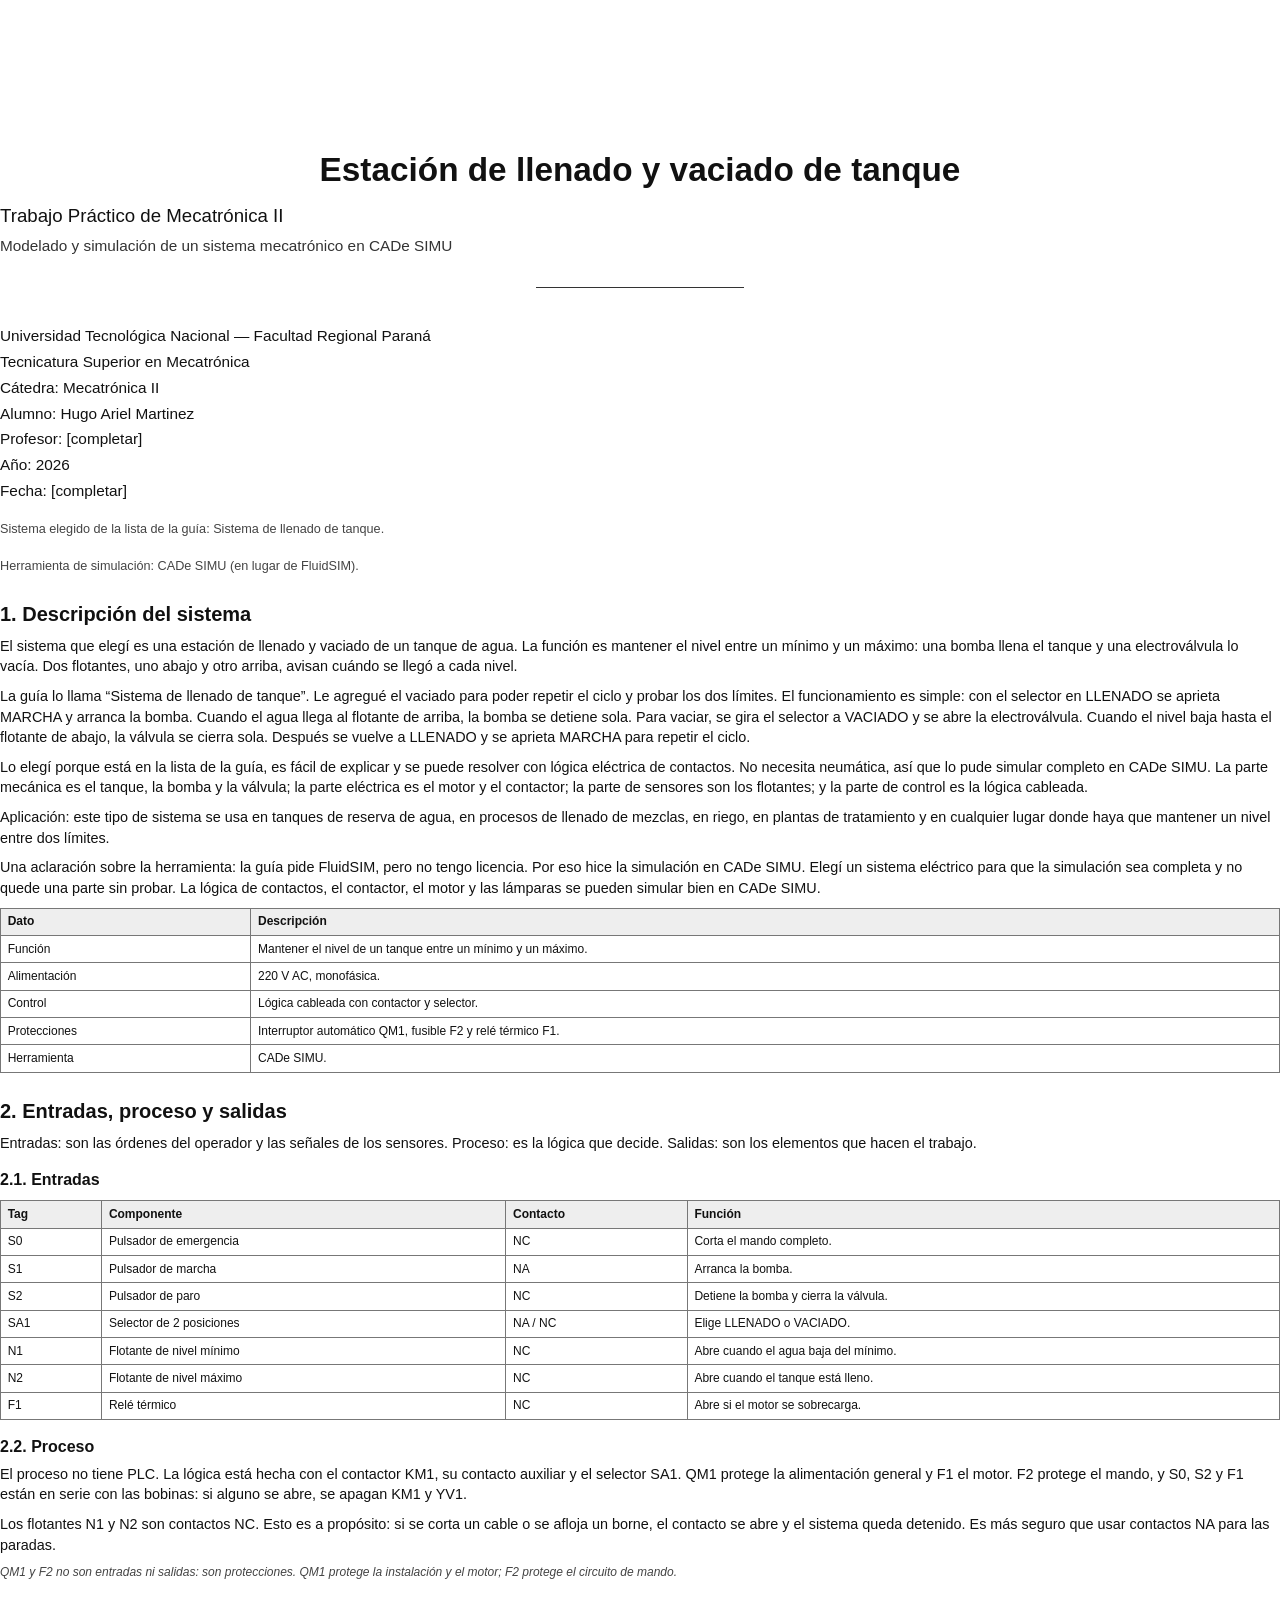
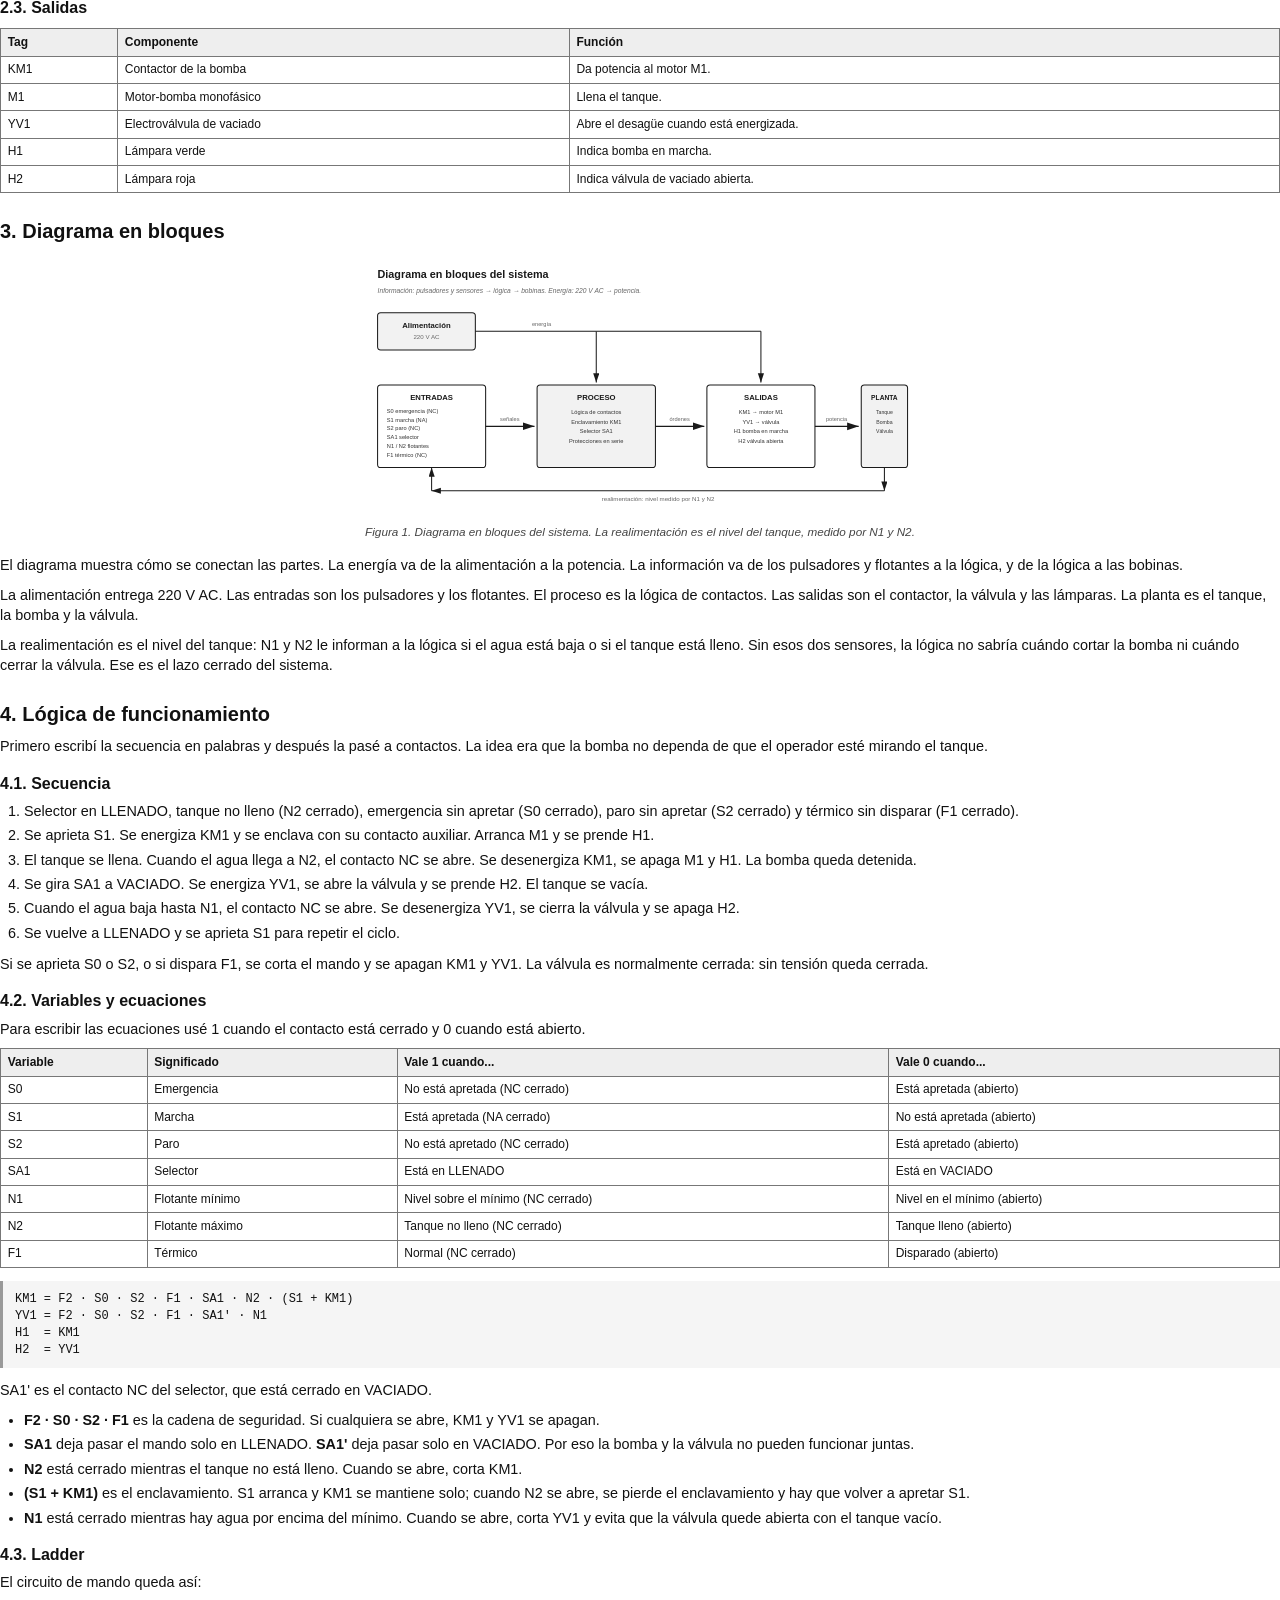
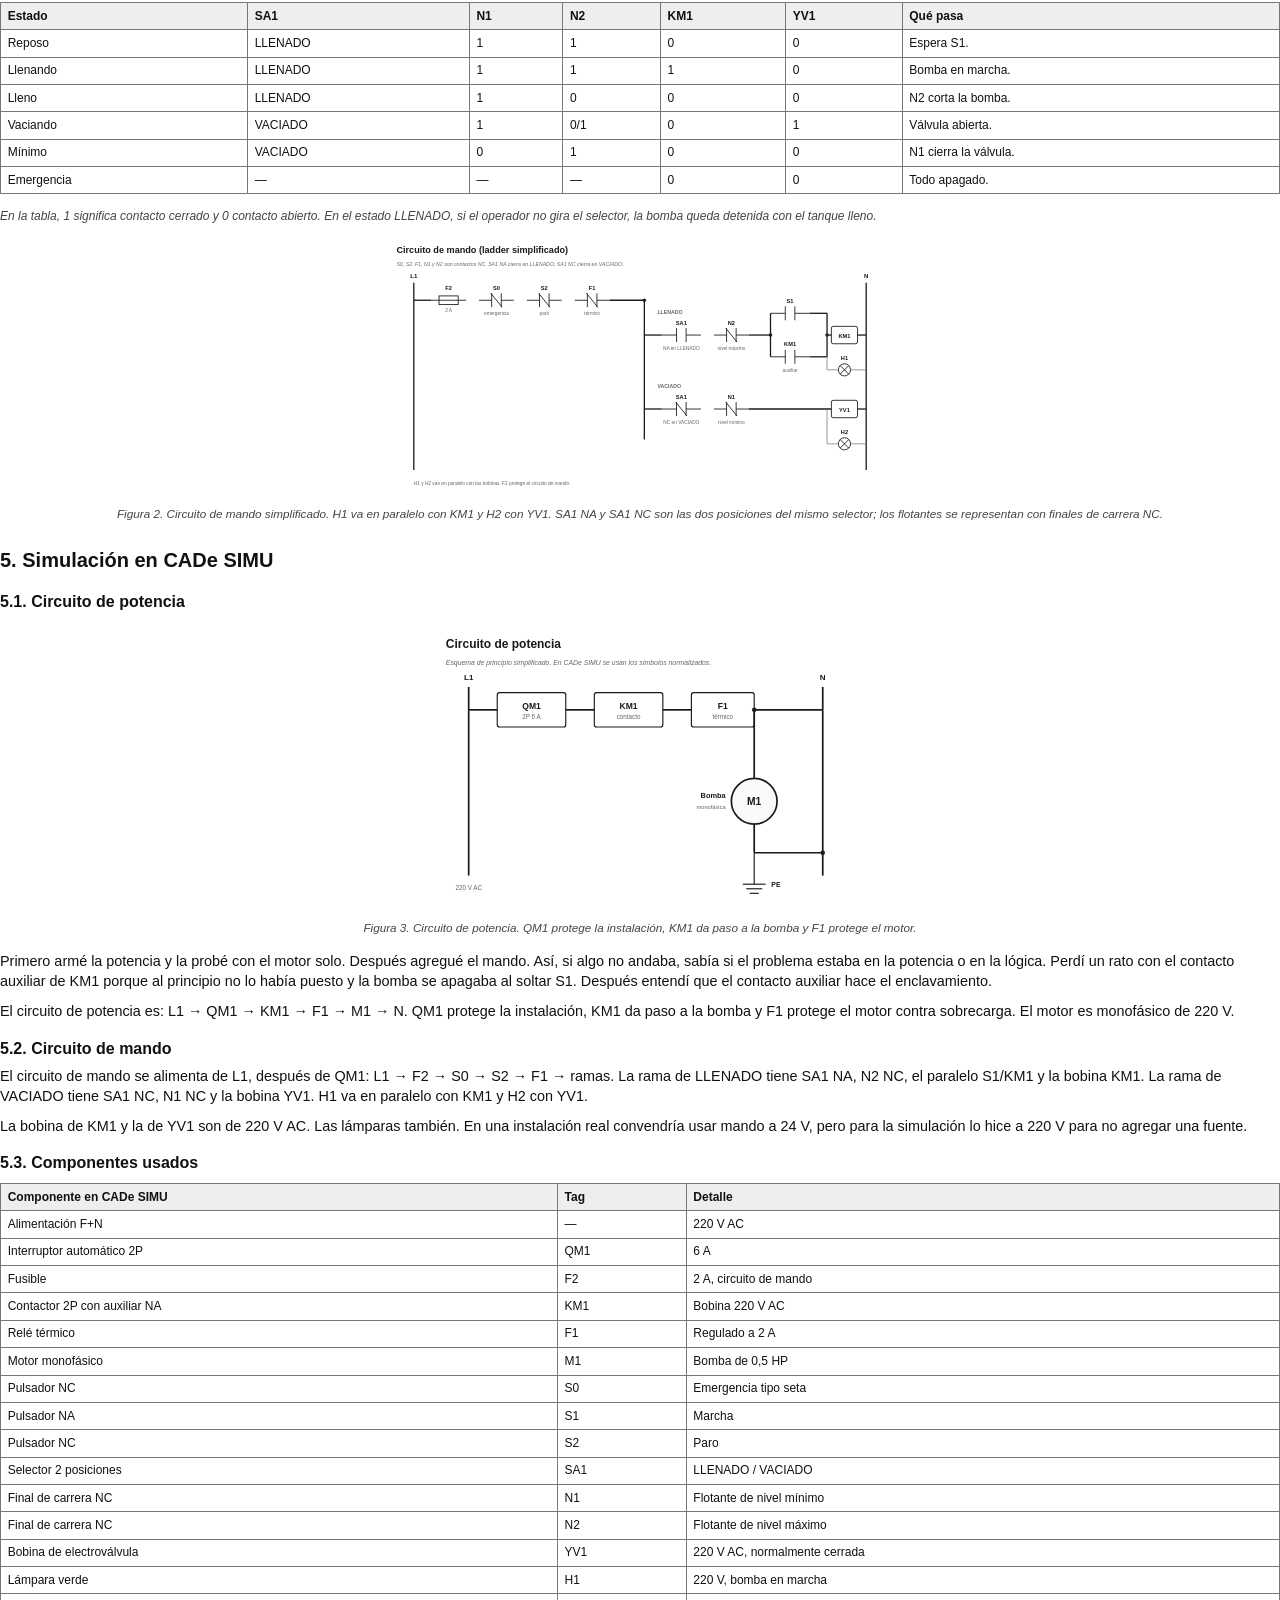
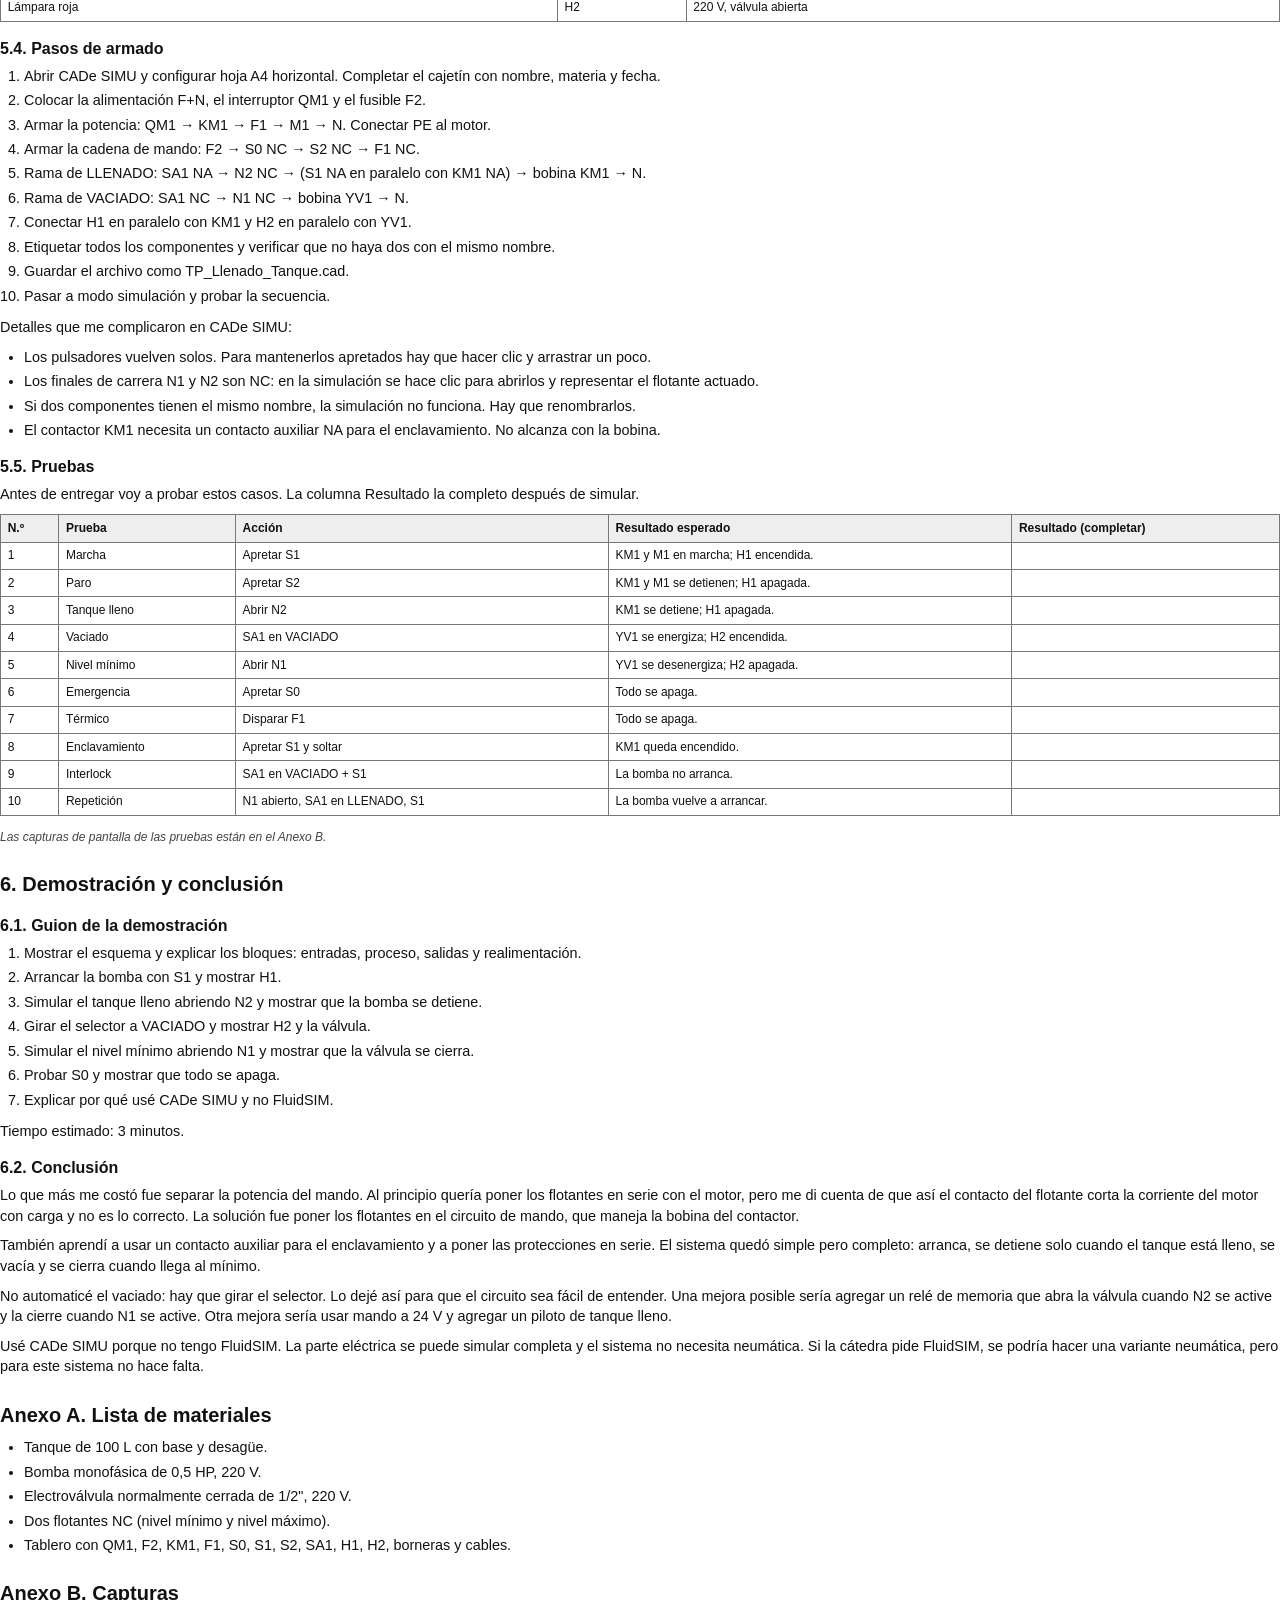
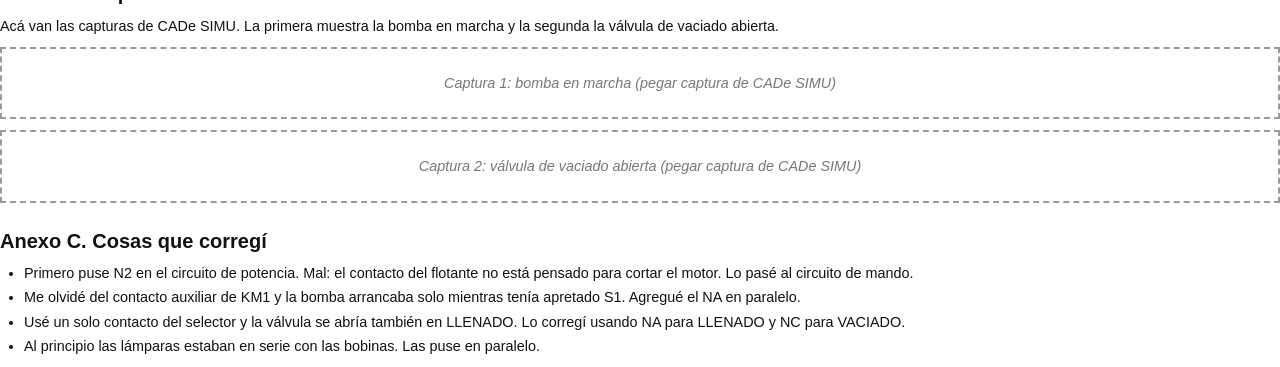
<file: TP_Llenado_Tanque/Informe_TP_Llenado_Tanque.html>
<!DOCTYPE html>
<html lang="es">
<head>
<meta charset="utf-8">
<title>TP Mecatrónica II — Estación de llenado y vaciado de tanque</title>
<style>
    @page {
      size: A4;
      margin: 20mm 18mm 18mm 18mm;
      @bottom-center {
        content: "Hugo Ariel Martinez — Mecatrónica II — 2026   ·   Página " counter(page) " de " counter(pages);
        font-family: Arial, Helvetica, sans-serif;
        font-size: 8pt;
        color: #666;
      }
    }
    @page:first {
      @bottom-center { content: none; }
    }
    * { box-sizing: border-box; }
    body {
      font-family: Arial, Helvetica, sans-serif;
      font-size: 10.8pt;
      line-height: 1.42;
      color: #111;
      margin: 0;
    }
    h1 {
      font-size: 15pt;
      margin: 18pt 0 6pt 0;
      page-break-after: avoid;
    }
    h2 {
      font-size: 12pt;
      margin: 12pt 0 4pt 0;
      page-break-after: avoid;
    }
    h3 { font-size: 11pt; margin: 10pt 0 3pt 0; page-break-after: avoid; }
    p { margin: 0 0 7pt 0; text-align: left; }
    ul, ol { margin: 0 0 8pt 0; padding-left: 18pt; }
    li { margin-bottom: 3pt; }
    table {
      width: 100%;
      border-collapse: collapse;
      margin: 6pt 0 10pt 0;
      font-size: 9pt;
      page-break-inside: auto;
    }
    thead { display: table-header-group; }
    tr { page-break-inside: avoid; }
    th, td {
      border: 1px solid #777;
      padding: 3.5pt 5pt;
      vertical-align: top;
      text-align: left;
    }
    th { background: #eeeeee; font-weight: bold; }
    figure {
      margin: 8pt 0 11pt 0;
      text-align: center;
      page-break-inside: avoid;
    }
    figure img { max-width: 100%; }
    figcaption {
      font-size: 8.8pt;
      color: #444;
      margin-top: 3pt;
      font-style: italic;
    }
    pre {
      background: #f5f5f5;
      border-left: 3px solid #999;
      padding: 7pt 9pt;
      font-family: Consolas, "Courier New", monospace;
      font-size: 8.8pt;
      white-space: pre-wrap;
      page-break-inside: avoid;
      margin: 6pt 0 9pt 0;
    }
    code { font-family: Consolas, "Courier New", monospace; font-size: 9pt; }
    .note {
      font-size: 9pt;
      color: #444;
      font-style: italic;
      margin: 3pt 0 8pt 0;
    }
    .pagebreak { page-break-after: always; }
    .cover {
      text-align: center;
      padding-top: 40mm;
    }
    .cover-title {
      font-size: 25pt;
      line-height: 1.15;
      margin: 0 0 10pt 0;
    }
    .cover-sub { font-size: 14pt; margin: 0 0 4pt 0; }
    .cover-sub2 { font-size: 11.5pt; color: #333; margin: 0 0 8mm 0; }
    .cover-rule {
      width: 55mm;
      height: 1px;
      background: #333;
      margin: 8mm auto 10mm auto;
    }
    .cover-meta { font-size: 11.5pt; margin: 3pt 0; }
    .cover-note {
      font-size: 9.5pt;
      color: #444;
      margin: 5mm 0 0 0;
    }
    .placeholder {
      border: 2px dashed #999;
      padding: 18pt;
      text-align: center;
      color: #777;
      font-style: italic;
      margin: 8pt 0;
      page-break-inside: avoid;
    }
    </style>
</head>
<body>
<div class="cover"><h1 class="cover-title">Estación de llenado y vaciado de tanque</h1><p class="cover-sub">Trabajo Práctico de Mecatrónica II</p><p class="cover-sub2">Modelado y simulación de un sistema mecatrónico en CADe SIMU</p><div class="cover-rule"></div><p class="cover-meta">Universidad Tecnológica Nacional — Facultad Regional Paraná</p><p class="cover-meta">Tecnicatura Superior en Mecatrónica</p><p class="cover-meta">Cátedra: Mecatrónica II</p><p class="cover-meta">Alumno: Hugo Ariel Martinez</p><p class="cover-meta">Profesor: [completar]</p><p class="cover-meta">Año: 2026</p><p class="cover-meta">Fecha: [completar]</p><p class="cover-note">Sistema elegido de la lista de la guía: Sistema de llenado de tanque.</p><p class="cover-note">Herramienta de simulación: CADe SIMU (en lugar de FluidSIM).</p><div class="pagebreak"></div></div><h1>1. Descripción del sistema</h1><p>El sistema que elegí es una estación de llenado y vaciado de un tanque de agua. La función es mantener el nivel entre un mínimo y un máximo: una bomba llena el tanque y una electroválvula lo vacía. Dos flotantes, uno abajo y otro arriba, avisan cuándo se llegó a cada nivel.</p><p>La guía lo llama “Sistema de llenado de tanque”. Le agregué el vaciado para poder repetir el ciclo y probar los dos límites. El funcionamiento es simple: con el selector en LLENADO se aprieta MARCHA y arranca la bomba. Cuando el agua llega al flotante de arriba, la bomba se detiene sola. Para vaciar, se gira el selector a VACIADO y se abre la electroválvula. Cuando el nivel baja hasta el flotante de abajo, la válvula se cierra sola. Después se vuelve a LLENADO y se aprieta MARCHA para repetir el ciclo.</p><p>Lo elegí porque está en la lista de la guía, es fácil de explicar y se puede resolver con lógica eléctrica de contactos. No necesita neumática, así que lo pude simular completo en CADe SIMU. La parte mecánica es el tanque, la bomba y la válvula; la parte eléctrica es el motor y el contactor; la parte de sensores son los flotantes; y la parte de control es la lógica cableada.</p><p>Aplicación: este tipo de sistema se usa en tanques de reserva de agua, en procesos de llenado de mezclas, en riego, en plantas de tratamiento y en cualquier lugar donde haya que mantener un nivel entre dos límites.</p><p>Una aclaración sobre la herramienta: la guía pide FluidSIM, pero no tengo licencia. Por eso hice la simulación en CADe SIMU. Elegí un sistema eléctrico para que la simulación sea completa y no quede una parte sin probar. La lógica de contactos, el contactor, el motor y las lámparas se pueden simular bien en CADe SIMU.</p><table><thead><tr><th>Dato</th><th>Descripción</th></tr></thead><tbody><tr><td>Función</td><td>Mantener el nivel de un tanque entre un mínimo y un máximo.</td></tr><tr><td>Alimentación</td><td>220 V AC, monofásica.</td></tr><tr><td>Control</td><td>Lógica cableada con contactor y selector.</td></tr><tr><td>Protecciones</td><td>Interruptor automático QM1, fusible F2 y relé térmico F1.</td></tr><tr><td>Herramienta</td><td>CADe SIMU.</td></tr></tbody></table><h1>2. Entradas, proceso y salidas</h1><p>Entradas: son las órdenes del operador y las señales de los sensores. Proceso: es la lógica que decide. Salidas: son los elementos que hacen el trabajo.</p><h2>2.1. Entradas</h2><table><thead><tr><th>Tag</th><th>Componente</th><th>Contacto</th><th>Función</th></tr></thead><tbody><tr><td>S0</td><td>Pulsador de emergencia</td><td>NC</td><td>Corta el mando completo.</td></tr><tr><td>S1</td><td>Pulsador de marcha</td><td>NA</td><td>Arranca la bomba.</td></tr><tr><td>S2</td><td>Pulsador de paro</td><td>NC</td><td>Detiene la bomba y cierra la válvula.</td></tr><tr><td>SA1</td><td>Selector de 2 posiciones</td><td>NA / NC</td><td>Elige LLENADO o VACIADO.</td></tr><tr><td>N1</td><td>Flotante de nivel mínimo</td><td>NC</td><td>Abre cuando el agua baja del mínimo.</td></tr><tr><td>N2</td><td>Flotante de nivel máximo</td><td>NC</td><td>Abre cuando el tanque está lleno.</td></tr><tr><td>F1</td><td>Relé térmico</td><td>NC</td><td>Abre si el motor se sobrecarga.</td></tr></tbody></table><h2>2.2. Proceso</h2><p>El proceso no tiene PLC. La lógica está hecha con el contactor KM1, su contacto auxiliar y el selector SA1. QM1 protege la alimentación general y F1 el motor. F2 protege el mando, y S0, S2 y F1 están en serie con las bobinas: si alguno se abre, se apagan KM1 y YV1.</p><p>Los flotantes N1 y N2 son contactos NC. Esto es a propósito: si se corta un cable o se afloja un borne, el contacto se abre y el sistema queda detenido. Es más seguro que usar contactos NA para las paradas.</p><p class="note">QM1 y F2 no son entradas ni salidas: son protecciones. QM1 protege la instalación y el motor; F2 protege el circuito de mando.</p><h2>2.3. Salidas</h2><table><thead><tr><th>Tag</th><th>Componente</th><th>Función</th></tr></thead><tbody><tr><td>KM1</td><td>Contactor de la bomba</td><td>Da potencia al motor M1.</td></tr><tr><td>M1</td><td>Motor-bomba monofásico</td><td>Llena el tanque.</td></tr><tr><td>YV1</td><td>Electroválvula de vaciado</td><td>Abre el desagüe cuando está energizada.</td></tr><tr><td>H1</td><td>Lámpara verde</td><td>Indica bomba en marcha.</td></tr><tr><td>H2</td><td>Lámpara roja</td><td>Indica válvula de vaciado abierta.</td></tr></tbody></table><h1>3. Diagrama en bloques</h1><figure><img src="img/diagrama_bloques.svg" style="width:15.0cm; height:6.82cm; max-width:100%;" /><figcaption>Figura 1. Diagrama en bloques del sistema. La realimentación es el nivel del tanque, medido por N1 y N2.</figcaption></figure><p>El diagrama muestra cómo se conectan las partes. La energía va de la alimentación a la potencia. La información va de los pulsadores y flotantes a la lógica, y de la lógica a las bobinas.</p><p>La alimentación entrega 220 V AC. Las entradas son los pulsadores y los flotantes. El proceso es la lógica de contactos. Las salidas son el contactor, la válvula y las lámparas. La planta es el tanque, la bomba y la válvula.</p><p>La realimentación es el nivel del tanque: N1 y N2 le informan a la lógica si el agua está baja o si el tanque está lleno. Sin esos dos sensores, la lógica no sabría cuándo cortar la bomba ni cuándo cerrar la válvula. Ese es el lazo cerrado del sistema.</p><h1>4. Lógica de funcionamiento</h1><p>Primero escribí la secuencia en palabras y después la pasé a contactos. La idea era que la bomba no dependa de que el operador esté mirando el tanque.</p><h2>4.1. Secuencia</h2><ol><li>Selector en LLENADO, tanque no lleno (N2 cerrado), emergencia sin apretar (S0 cerrado), paro sin apretar (S2 cerrado) y térmico sin disparar (F1 cerrado).</li><li>Se aprieta S1. Se energiza KM1 y se enclava con su contacto auxiliar. Arranca M1 y se prende H1.</li><li>El tanque se llena. Cuando el agua llega a N2, el contacto NC se abre. Se desenergiza KM1, se apaga M1 y H1. La bomba queda detenida.</li><li>Se gira SA1 a VACIADO. Se energiza YV1, se abre la válvula y se prende H2. El tanque se vacía.</li><li>Cuando el agua baja hasta N1, el contacto NC se abre. Se desenergiza YV1, se cierra la válvula y se apaga H2.</li><li>Se vuelve a LLENADO y se aprieta S1 para repetir el ciclo.</li></ol><p>Si se aprieta S0 o S2, o si dispara F1, se corta el mando y se apagan KM1 y YV1. La válvula es normalmente cerrada: sin tensión queda cerrada.</p><h2>4.2. Variables y ecuaciones</h2><p>Para escribir las ecuaciones usé 1 cuando el contacto está cerrado y 0 cuando está abierto.</p><table><thead><tr><th>Variable</th><th>Significado</th><th>Vale 1 cuando...</th><th>Vale 0 cuando...</th></tr></thead><tbody><tr><td>S0</td><td>Emergencia</td><td>No está apretada (NC cerrado)</td><td>Está apretada (abierto)</td></tr><tr><td>S1</td><td>Marcha</td><td>Está apretada (NA cerrado)</td><td>No está apretada (abierto)</td></tr><tr><td>S2</td><td>Paro</td><td>No está apretado (NC cerrado)</td><td>Está apretado (abierto)</td></tr><tr><td>SA1</td><td>Selector</td><td>Está en LLENADO</td><td>Está en VACIADO</td></tr><tr><td>N1</td><td>Flotante mínimo</td><td>Nivel sobre el mínimo (NC cerrado)</td><td>Nivel en el mínimo (abierto)</td></tr><tr><td>N2</td><td>Flotante máximo</td><td>Tanque no lleno (NC cerrado)</td><td>Tanque lleno (abierto)</td></tr><tr><td>F1</td><td>Térmico</td><td>Normal (NC cerrado)</td><td>Disparado (abierto)</td></tr></tbody></table><pre><code>KM1 = F2 · S0 · S2 · F1 · SA1 · N2 · (S1 + KM1)
YV1 = F2 · S0 · S2 · F1 · SA1&#x27; · N1
H1  = KM1
H2  = YV1</code></pre><p>SA1' es el contacto NC del selector, que está cerrado en VACIADO.</p><ul><li><strong>F2 · S0 · S2 · F1</strong> es la cadena de seguridad. Si cualquiera se abre, KM1 y YV1 se apagan.</li><li><strong>SA1</strong> deja pasar el mando solo en LLENADO. <strong>SA1'</strong> deja pasar solo en VACIADO. Por eso la bomba y la válvula no pueden funcionar juntas.</li><li><strong>N2</strong> está cerrado mientras el tanque no está lleno. Cuando se abre, corta KM1.</li><li><strong>(S1 + KM1)</strong> es el enclavamiento. S1 arranca y KM1 se mantiene solo; cuando N2 se abre, se pierde el enclavamiento y hay que volver a apretar S1.</li><li><strong>N1</strong> está cerrado mientras hay agua por encima del mínimo. Cuando se abre, corta YV1 y evita que la válvula quede abierta con el tanque vacío.</li></ul><h2>4.3. Ladder</h2><p>El circuito de mando queda así:</p><table><thead><tr><th>Estado</th><th>SA1</th><th>N1</th><th>N2</th><th>KM1</th><th>YV1</th><th>Qué pasa</th></tr></thead><tbody><tr><td>Reposo</td><td>LLENADO</td><td>1</td><td>1</td><td>0</td><td>0</td><td>Espera S1.</td></tr><tr><td>Llenando</td><td>LLENADO</td><td>1</td><td>1</td><td>1</td><td>0</td><td>Bomba en marcha.</td></tr><tr><td>Lleno</td><td>LLENADO</td><td>1</td><td>0</td><td>0</td><td>0</td><td>N2 corta la bomba.</td></tr><tr><td>Vaciando</td><td>VACIADO</td><td>1</td><td>0/1</td><td>0</td><td>1</td><td>Válvula abierta.</td></tr><tr><td>Mínimo</td><td>VACIADO</td><td>0</td><td>1</td><td>0</td><td>0</td><td>N1 cierra la válvula.</td></tr><tr><td>Emergencia</td><td>—</td><td>—</td><td>—</td><td>0</td><td>0</td><td>Todo apagado.</td></tr></tbody></table><p class="note">En la tabla, 1 significa contacto cerrado y 0 contacto abierto. En el estado LLENADO, si el operador no gira el selector, la bomba queda detenida con el tanque lleno.</p><figure><img src="img/circuito_mando.svg" style="width:13.8cm; height:6.9cm; max-width:100%;" /><figcaption>Figura 2. Circuito de mando simplificado. H1 va en paralelo con KM1 y H2 con YV1. SA1 NA y SA1 NC son las dos posiciones del mismo selector; los flotantes se representan con finales de carrera NC.</figcaption></figure><h1>5. Simulación en CADe SIMU</h1><h2>5.1. Circuito de potencia</h2><figure><img src="img/circuito_potencia.svg" style="width:11.5cm; height:7.57cm; max-width:100%;" /><figcaption>Figura 3. Circuito de potencia. QM1 protege la instalación, KM1 da paso a la bomba y F1 protege el motor.</figcaption></figure><p>Primero armé la potencia y la probé con el motor solo. Después agregué el mando. Así, si algo no andaba, sabía si el problema estaba en la potencia o en la lógica. Perdí un rato con el contacto auxiliar de KM1 porque al principio no lo había puesto y la bomba se apagaba al soltar S1. Después entendí que el contacto auxiliar hace el enclavamiento.</p><p>El circuito de potencia es: L1 → QM1 → KM1 → F1 → M1 → N. QM1 protege la instalación, KM1 da paso a la bomba y F1 protege el motor contra sobrecarga. El motor es monofásico de 220 V.</p><h2>5.2. Circuito de mando</h2><p>El circuito de mando se alimenta de L1, después de QM1: L1 → F2 → S0 → S2 → F1 → ramas. La rama de LLENADO tiene SA1 NA, N2 NC, el paralelo S1/KM1 y la bobina KM1. La rama de VACIADO tiene SA1 NC, N1 NC y la bobina YV1. H1 va en paralelo con KM1 y H2 con YV1.</p><p>La bobina de KM1 y la de YV1 son de 220 V AC. Las lámparas también. En una instalación real convendría usar mando a 24 V, pero para la simulación lo hice a 220 V para no agregar una fuente.</p><h2>5.3. Componentes usados</h2><table><thead><tr><th>Componente en CADe SIMU</th><th>Tag</th><th>Detalle</th></tr></thead><tbody><tr><td>Alimentación F+N</td><td>—</td><td>220 V AC</td></tr><tr><td>Interruptor automático 2P</td><td>QM1</td><td>6 A</td></tr><tr><td>Fusible</td><td>F2</td><td>2 A, circuito de mando</td></tr><tr><td>Contactor 2P con auxiliar NA</td><td>KM1</td><td>Bobina 220 V AC</td></tr><tr><td>Relé térmico</td><td>F1</td><td>Regulado a 2 A</td></tr><tr><td>Motor monofásico</td><td>M1</td><td>Bomba de 0,5 HP</td></tr><tr><td>Pulsador NC</td><td>S0</td><td>Emergencia tipo seta</td></tr><tr><td>Pulsador NA</td><td>S1</td><td>Marcha</td></tr><tr><td>Pulsador NC</td><td>S2</td><td>Paro</td></tr><tr><td>Selector 2 posiciones</td><td>SA1</td><td>LLENADO / VACIADO</td></tr><tr><td>Final de carrera NC</td><td>N1</td><td>Flotante de nivel mínimo</td></tr><tr><td>Final de carrera NC</td><td>N2</td><td>Flotante de nivel máximo</td></tr><tr><td>Bobina de electroválvula</td><td>YV1</td><td>220 V AC, normalmente cerrada</td></tr><tr><td>Lámpara verde</td><td>H1</td><td>220 V, bomba en marcha</td></tr><tr><td>Lámpara roja</td><td>H2</td><td>220 V, válvula abierta</td></tr></tbody></table><h2>5.4. Pasos de armado</h2><ol><li>Abrir CADe SIMU y configurar hoja A4 horizontal. Completar el cajetín con nombre, materia y fecha.</li><li>Colocar la alimentación F+N, el interruptor QM1 y el fusible F2.</li><li>Armar la potencia: QM1 → KM1 → F1 → M1 → N. Conectar PE al motor.</li><li>Armar la cadena de mando: F2 → S0 NC → S2 NC → F1 NC.</li><li>Rama de LLENADO: SA1 NA → N2 NC → (S1 NA en paralelo con KM1 NA) → bobina KM1 → N.</li><li>Rama de VACIADO: SA1 NC → N1 NC → bobina YV1 → N.</li><li>Conectar H1 en paralelo con KM1 y H2 en paralelo con YV1.</li><li>Etiquetar todos los componentes y verificar que no haya dos con el mismo nombre.</li><li>Guardar el archivo como TP_Llenado_Tanque.cad.</li><li>Pasar a modo simulación y probar la secuencia.</li></ol><p>Detalles que me complicaron en CADe SIMU:</p><ul><li>Los pulsadores vuelven solos. Para mantenerlos apretados hay que hacer clic y arrastrar un poco.</li><li>Los finales de carrera N1 y N2 son NC: en la simulación se hace clic para abrirlos y representar el flotante actuado.</li><li>Si dos componentes tienen el mismo nombre, la simulación no funciona. Hay que renombrarlos.</li><li>El contactor KM1 necesita un contacto auxiliar NA para el enclavamiento. No alcanza con la bobina.</li></ul><h2>5.5. Pruebas</h2><p>Antes de entregar voy a probar estos casos. La columna Resultado la completo después de simular.</p><table><thead><tr><th>N.º</th><th>Prueba</th><th>Acción</th><th>Resultado esperado</th><th>Resultado (completar)</th></tr></thead><tbody><tr><td>1</td><td>Marcha</td><td>Apretar S1</td><td>KM1 y M1 en marcha; H1 encendida.</td><td></td></tr><tr><td>2</td><td>Paro</td><td>Apretar S2</td><td>KM1 y M1 se detienen; H1 apagada.</td><td></td></tr><tr><td>3</td><td>Tanque lleno</td><td>Abrir N2</td><td>KM1 se detiene; H1 apagada.</td><td></td></tr><tr><td>4</td><td>Vaciado</td><td>SA1 en VACIADO</td><td>YV1 se energiza; H2 encendida.</td><td></td></tr><tr><td>5</td><td>Nivel mínimo</td><td>Abrir N1</td><td>YV1 se desenergiza; H2 apagada.</td><td></td></tr><tr><td>6</td><td>Emergencia</td><td>Apretar S0</td><td>Todo se apaga.</td><td></td></tr><tr><td>7</td><td>Térmico</td><td>Disparar F1</td><td>Todo se apaga.</td><td></td></tr><tr><td>8</td><td>Enclavamiento</td><td>Apretar S1 y soltar</td><td>KM1 queda encendido.</td><td></td></tr><tr><td>9</td><td>Interlock</td><td>SA1 en VACIADO + S1</td><td>La bomba no arranca.</td><td></td></tr><tr><td>10</td><td>Repetición</td><td>N1 abierto, SA1 en LLENADO, S1</td><td>La bomba vuelve a arrancar.</td><td></td></tr></tbody></table><p class="note">Las capturas de pantalla de las pruebas están en el Anexo B.</p><h1>6. Demostración y conclusión</h1><h2>6.1. Guion de la demostración</h2><ol><li>Mostrar el esquema y explicar los bloques: entradas, proceso, salidas y realimentación.</li><li>Arrancar la bomba con S1 y mostrar H1.</li><li>Simular el tanque lleno abriendo N2 y mostrar que la bomba se detiene.</li><li>Girar el selector a VACIADO y mostrar H2 y la válvula.</li><li>Simular el nivel mínimo abriendo N1 y mostrar que la válvula se cierra.</li><li>Probar S0 y mostrar que todo se apaga.</li><li>Explicar por qué usé CADe SIMU y no FluidSIM.</li></ol><p>Tiempo estimado: 3 minutos.</p><h2>6.2. Conclusión</h2><p>Lo que más me costó fue separar la potencia del mando. Al principio quería poner los flotantes en serie con el motor, pero me di cuenta de que así el contacto del flotante corta la corriente del motor con carga y no es lo correcto. La solución fue poner los flotantes en el circuito de mando, que maneja la bobina del contactor.</p><p>También aprendí a usar un contacto auxiliar para el enclavamiento y a poner las protecciones en serie. El sistema quedó simple pero completo: arranca, se detiene solo cuando el tanque está lleno, se vacía y se cierra cuando llega al mínimo.</p><p>No automaticé el vaciado: hay que girar el selector. Lo dejé así para que el circuito sea fácil de entender. Una mejora posible sería agregar un relé de memoria que abra la válvula cuando N2 se active y la cierre cuando N1 se active. Otra mejora sería usar mando a 24 V y agregar un piloto de tanque lleno.</p><p>Usé CADe SIMU porque no tengo FluidSIM. La parte eléctrica se puede simular completa y el sistema no necesita neumática. Si la cátedra pide FluidSIM, se podría hacer una variante neumática, pero para este sistema no hace falta.</p><h1>Anexo A. Lista de materiales</h1><ul><li>Tanque de 100 L con base y desagüe.</li><li>Bomba monofásica de 0,5 HP, 220 V.</li><li>Electroválvula normalmente cerrada de 1/2", 220 V.</li><li>Dos flotantes NC (nivel mínimo y nivel máximo).</li><li>Tablero con QM1, F2, KM1, F1, S0, S1, S2, SA1, H1, H2, borneras y cables.</li></ul><h1>Anexo B. Capturas</h1><p>Acá van las capturas de CADe SIMU. La primera muestra la bomba en marcha y la segunda la válvula de vaciado abierta.</p><div class="placeholder">Captura 1: bomba en marcha (pegar captura de CADe SIMU)</div><div class="placeholder">Captura 2: válvula de vaciado abierta (pegar captura de CADe SIMU)</div><h1>Anexo C. Cosas que corregí</h1><ul><li>Primero puse N2 en el circuito de potencia. Mal: el contacto del flotante no está pensado para cortar el motor. Lo pasé al circuito de mando.</li><li>Me olvidé del contacto auxiliar de KM1 y la bomba arrancaba solo mientras tenía apretado S1. Agregué el NA en paralelo.</li><li>Usé un solo contacto del selector y la válvula se abría también en LLENADO. Lo corregí usando NA para LLENADO y NC para VACIADO.</li><li>Al principio las lámparas estaban en serie con las bobinas. Las puse en paralelo.</li></ul>
</body>
</html>
</file>
<file: css/styles.css>
:root {
  --bg-main: #0b1017;
  --bg-panel: #121a24;
  --bg-card: #16202c;
  --bg-elevated: #1c2836;
  --border-subtle: #253446;
  --border-highlight: #334760;

  --text-primary: #e8eff7;
  --text-secondary: #98abc0;
  --text-muted: #64788f;

  /* ISA-101 High Performance Colors */
  --isa-run: #00e599;
  --isa-run-dim: rgba(0, 229, 153, 0.14);
  --isa-warn: #ffb703;
  --isa-warn-dim: rgba(255, 183, 3, 0.15);
  --isa-alarm: #ff385c;
  --isa-alarm-dim: rgba(255, 56, 92, 0.16);
  --isa-info: #00b4d8;
  --isa-info-dim: rgba(0, 180, 216, 0.14);

  /* Electropneumatic Simulation Colors */
  --pneu-high: #0077ff;
  --pneu-glow: #38a3ff;
  --pneu-exhaust: #4ea8de;
  --pneu-idle: #4a5d73;
  --elec-active: #ff385c;
  --elec-24v: #ef4444;
  --elec-0v: #3b82f6;
  --elec-idle: #5c7087;

  --font-sans: 'Inter', -apple-system, BlinkMacSystemFont, 'Segoe UI', Roboto, sans-serif;
  --font-mono: 'JetBrains Mono', 'Consolas', monospace;
}

*, *::before, *::after {
  box-sizing: border-box;
  margin: 0;
  padding: 0;
}

html, body {
  width: 100%;
  height: 100%;
  background: var(--bg-main);
  color: var(--text-primary);
  font-family: var(--font-sans);
  font-size: 13px;
  overflow-x: hidden;
  user-select: none;
}

.app {
  display: flex;
  flex-direction: column;
  min-height: 100vh;
}

/* ==================== TOPBAR ==================== */
.topbar {
  height: 58px;
  background: linear-gradient(180deg, #141e2b 0%, #0e1620 100%);
  border-bottom: 1px solid var(--border-subtle);
  display: flex;
  align-items: center;
  justify-content: space-between;
  padding: 0 18px;
  gap: 16px;
  position: sticky;
  top: 0;
  z-index: 100;
  box-shadow: 0 4px 16px rgba(0, 0, 0, 0.35);
}

.brand {
  display: flex;
  align-items: center;
  gap: 12px;
}

.brand-logo {
  width: 38px;
  height: 38px;
  border-radius: 9px;
  background: linear-gradient(135deg, #004b87 0%, #0284c7 100%);
  border: 1px solid rgba(56, 189, 248, 0.4);
  display: flex;
  align-items: center;
  justify-content: center;
  box-shadow: 0 0 14px rgba(2, 132, 199, 0.35);
}

.brand h1 {
  font-size: 14.5px;
  font-weight: 800;
  letter-spacing: 0.4px;
  color: #ffffff;
  display: flex;
  align-items: center;
  gap: 8px;
}

.brand-tag {
  font-size: 10px;
  font-weight: 700;
  padding: 2px 7px;
  border-radius: 4px;
  background: rgba(0, 229, 153, 0.14);
  color: var(--isa-run);
  border: 1px solid rgba(0, 229, 153, 0.35);
  font-family: var(--font-mono);
}

.brand small {
  display: block;
  font-size: 11px;
  color: var(--text-secondary);
  margin-top: 1px;
}

.tabs {
  display: flex;
  gap: 6px;
  background: #0b1118;
  padding: 4px;
  border-radius: 9px;
  border: 1px solid var(--border-subtle);
}

.tab {
  background: transparent;
  border: none;
  color: var(--text-secondary);
  font-family: var(--font-sans);
  font-size: 12px;
  font-weight: 600;
  padding: 7px 14px;
  border-radius: 6px;
  cursor: pointer;
  display: flex;
  align-items: center;
  gap: 7px;
  transition: all 0.15s ease;
}

.tab:hover {
  color: var(--text-primary);
  background: rgba(255, 255, 255, 0.04);
}

.tab.active {
  background: linear-gradient(135deg, #004b87 0%, #0369a1 100%);
  color: #ffffff;
  box-shadow: 0 2px 8px rgba(3, 105, 161, 0.4);
}

.badge {
  background: var(--isa-alarm);
  color: #fff;
  font-family: var(--font-mono);
  font-size: 10px;
  font-weight: 700;
  padding: 1px 6px;
  border-radius: 99px;
}

.top-right {
  display: flex;
  align-items: center;
  gap: 10px;
}

.pill {
  background: var(--bg-card);
  border: 1px solid var(--border-subtle);
  color: var(--text-primary);
  padding: 6px 11px;
  border-radius: 7px;
  font-size: 11.5px;
  font-weight: 600;
  display: flex;
  align-items: center;
  gap: 7px;
  cursor: pointer;
  transition: all 0.15s;
}

.pill:hover {
  border-color: var(--border-highlight);
  background: var(--bg-elevated);
}

.dot {
  width: 8px;
  height: 8px;
  border-radius: 50%;
  background: var(--isa-run);
  box-shadow: 0 0 8px var(--isa-run);
}

.dot.warn {
  background: var(--isa-warn);
  box-shadow: 0 0 8px var(--isa-warn);
}

.dot.alarm {
  background: var(--isa-alarm);
  box-shadow: 0 0 8px var(--isa-alarm);
  animation: pulseFast 0.7s infinite alternate;
}

.clock {
  font-family: var(--font-mono);
  font-size: 12px;
  font-weight: 700;
  color: var(--text-secondary);
  background: #0c1219;
  padding: 6px 10px;
  border-radius: 6px;
  border: 1px solid var(--border-subtle);
}

/* ==================== BARRA DE ESTADO RÁPIDO / KPI ==================== */
.kpi-strip {
  display: grid;
  grid-template-columns: repeat(7, 1fr);
  gap: 10px;
  padding: 10px 16px 0 16px;
}

.kpi-box {
  background: var(--bg-panel);
  border: 1px solid var(--border-subtle);
  border-radius: 8px;
  padding: 8px 12px;
  display: flex;
  align-items: center;
  justify-content: space-between;
}

.kpi-label {
  font-size: 10.5px;
  text-transform: uppercase;
  letter-spacing: 0.5px;
  color: var(--text-secondary);
  font-weight: 600;
}

.kpi-val {
  font-family: var(--font-mono);
  font-size: 14px;
  font-weight: 700;
  color: var(--text-primary);
  margin-top: 2px;
}

.kpi-indicator {
  font-family: var(--font-mono);
  font-size: 10.5px;
  font-weight: 700;
  padding: 3px 8px;
  border-radius: 5px;
  background: rgba(148, 163, 184, 0.12);
  color: var(--text-secondary);
  border: 1px solid rgba(148, 163, 184, 0.25);
}

.kpi-indicator.on {
  background: var(--isa-run-dim);
  color: var(--isa-run);
  border-color: rgba(0, 229, 153, 0.4);
}

.kpi-indicator.warn {
  background: var(--isa-warn-dim);
  color: var(--isa-warn);
  border-color: rgba(255, 183, 3, 0.4);
}

.kpi-indicator.alarm {
  background: var(--isa-alarm-dim);
  color: var(--isa-alarm);
  border-color: rgba(255, 56, 92, 0.45);
}

/* ==================== VIEWS & MAIN GRID ==================== */
.view {
  display: none;
  padding: 12px 16px 16px 16px;
  flex: 1;
}

.view.active {
  display: flex;
  flex-direction: column;
  gap: 12px;
}

.main-workspace {
  display: grid;
  grid-template-columns: 1.08fr 1.12fr;
  gap: 12px;
  align-items: stretch;
}

.col-stack {
  display: flex;
  flex-direction: column;
  gap: 12px;
}

.card {
  background: var(--bg-panel);
  border: 1px solid var(--border-subtle);
  border-radius: 10px;
  display: flex;
  flex-direction: column;
  overflow: hidden;
  box-shadow: 0 6px 20px rgba(0, 0, 0, 0.25);
}

.card-header {
  background: linear-gradient(90deg, #16212f 0%, #121b26 100%);
  border-bottom: 1px solid var(--border-subtle);
  padding: 9px 14px;
  display: flex;
  align-items: center;
  justify-content: space-between;
  gap: 10px;
}

.card-title {
  font-size: 12px;
  font-weight: 700;
  text-transform: uppercase;
  letter-spacing: 0.5px;
  color: #e2e8f0;
  display: flex;
  align-items: center;
  gap: 8px;
}

.card-subtitle {
  font-size: 11px;
  color: var(--text-secondary);
  font-family: var(--font-mono);
}

.card-body {
  padding: 12px;
  flex: 1;
  display: flex;
  flex-direction: column;
  gap: 10px;
}

/* ==================== CONTROLES DE OPERACIÓN (SCADA / SIMULADOR) ==================== */
.control-bar {
  display: flex;
  flex-wrap: wrap;
  align-items: center;
  justify-content: space-between;
  gap: 8px;
  background: #0d141d;
  border: 1px solid var(--border-subtle);
  border-radius: 8px;
  padding: 9px 12px;
}

.btn-group {
  display: flex;
  align-items: center;
  gap: 7px;
  flex-wrap: wrap;
}

.btn {
  border: 1px solid var(--border-highlight);
  background: var(--bg-elevated);
  color: var(--text-primary);
  font-family: var(--font-sans);
  font-size: 11.5px;
  font-weight: 700;
  padding: 7px 12px;
  border-radius: 6px;
  cursor: pointer;
  display: inline-flex;
  align-items: center;
  gap: 6px;
  transition: all 0.15s ease;
}

.btn:hover:not(:disabled) {
  transform: translateY(-1px);
  filter: brightness(1.12);
}

.btn:active:not(:disabled) {
  transform: translateY(0);
}

.btn:disabled {
  opacity: 0.45;
  cursor: not-allowed;
}

.btn-start {
  background: linear-gradient(135deg, #059669 0%, #10b981 100%);
  border-color: #34d399;
  color: #ffffff;
  box-shadow: 0 0 12px rgba(16, 185, 129, 0.3);
}

.btn-stop {
  background: linear-gradient(135deg, #b45309 0%, #d97706 100%);
  border-color: #fbbf24;
  color: #ffffff;
}

.btn-estop {
  background: linear-gradient(135deg, #be123c 0%, #e11d48 100%);
  border-color: #fb7185;
  color: #ffffff;
  box-shadow: 0 0 12px rgba(225, 29, 72, 0.35);
}

.btn-estop.active {
  animation: pulseFast 0.6s infinite alternate;
  background: #ff0033;
}

.btn-reset {
  background: linear-gradient(135deg, #0369a1 0%, #0284c7 100%);
  border-color: #38bdf8;
  color: #ffffff;
}

.btn-piece-metal {
  background: linear-gradient(135deg, #1e3a8a 0%, #2563eb 100%);
  border-color: #60a5fa;
  color: #ffffff;
}

.btn-piece-plastic {
  background: linear-gradient(135deg, #78350f 0%, #d97706 100%);
  border-color: #fbbf24;
  color: #ffffff;
}

.btn-piece-reject {
  background: linear-gradient(135deg, #374151 0%, #4b5563 100%);
  border-color: #9ca3af;
  color: #ffffff;
}

/* ==================== SVG CONTAINERS ==================== */
.svg-canvas-wrap {
  width: 100%;
  background: radial-gradient(circle at 50% 40%, #142030 0%, #0b1119 100%);
  border: 1px solid var(--border-subtle);
  border-radius: 8px;
  position: relative;
  overflow: hidden;
}

.svg-canvas-wrap svg {
  width: 100%;
  height: auto;
  display: block;
}

/* Electropneumatic Schematic Styling */
.schematic-canvas-wrap {
  width: 100%;
  background: #0d1520;
  background-image: 
    linear-gradient(rgba(51, 71, 96, 0.16) 1px, transparent 1px),
    linear-gradient(90deg, rgba(51, 71, 96, 0.16) 1px, transparent 1px);
  background-size: 16px 16px;
  border: 1px solid var(--border-subtle);
  border-radius: 8px;
  position: relative;
  overflow: hidden;
}

.schematic-canvas-wrap svg {
  width: 100%;
  height: auto;
  display: block;
}

/* Tuberías neumáticas e hilos eléctricos interactivos */
.pneu-line {
  stroke: #475b73;
  stroke-width: 2.6;
  fill: none;
  transition: stroke 0.12s ease, filter 0.12s ease;
}

.pneu-line.pressurized {
  stroke: #00a6ff;
  stroke-width: 3.2;
  filter: drop-shadow(0 0 5px rgba(0, 166, 255, 0.7));
}

.pneu-line.exhaust {
  stroke: #38bdf8;
  stroke-dasharray: 5 3;
}

.elec-wire {
  stroke: #52667d;
  stroke-width: 2;
  fill: none;
  transition: stroke 0.1s ease;
}

.elec-wire.live {
  stroke: #ff385c;
  stroke-width: 2.5;
  filter: drop-shadow(0 0 4px rgba(255, 56, 92, 0.65));
}

.coil-box {
  fill: #152232;
  stroke: #64748b;
  stroke-width: 1.8;
  transition: all 0.12s;
}

.coil-box.energized {
  fill: #3f1324;
  stroke: #ff385c;
  filter: drop-shadow(0 0 6px rgba(255, 56, 92, 0.7));
}

.sensor-pill {
  fill: #152232;
  stroke: #475569;
  stroke-width: 1.5;
  transition: all 0.12s;
}

.sensor-pill.active {
  fill: #0c382c;
  stroke: #00e599;
  filter: drop-shadow(0 0 6px rgba(0, 229, 153, 0.75));
}

/* ==================== TABLERO DE E/S Y PARÁMETROS ==================== */
.io-grid {
  display: grid;
  grid-template-columns: repeat(2, 1fr);
  gap: 10px;
}

.io-panel {
  background: #0e1620;
  border: 1px solid var(--border-subtle);
  border-radius: 7px;
  padding: 9px 11px;
}

.io-panel h4 {
  font-size: 11px;
  text-transform: uppercase;
  color: var(--text-secondary);
  margin-bottom: 7px;
  display: flex;
  align-items: center;
  justify-content: space-between;
}

.io-list {
  display: grid;
  grid-template-columns: repeat(2, 1fr);
  gap: 5px;
}

.io-item {
  background: #141f2c;
  border: 1px solid #223142;
  border-radius: 5px;
  padding: 5px 8px;
  display: flex;
  align-items: center;
  justify-content: space-between;
  font-size: 11px;
}

.io-tag {
  font-family: var(--font-mono);
  font-weight: 700;
  color: #38bdf8;
  font-size: 10.5px;
}

.io-led {
  width: 9px;
  height: 9px;
  border-radius: 50%;
  background: #2b3b4e;
  border: 1px solid #475569;
  transition: all 0.12s;
}

.io-led.on {
  background: var(--isa-run);
  border-color: #6ee7b7;
  box-shadow: 0 0 7px var(--isa-run);
}

.io-led.coil-on {
  background: var(--isa-warn);
  border-color: #fde047;
  box-shadow: 0 0 7px var(--isa-warn);
}

/* Sliders de Ajuste Físico */
.sliders-row {
  display: grid;
  grid-template-columns: repeat(3, 1fr);
  gap: 10px;
  background: #0e1620;
  border: 1px solid var(--border-subtle);
  border-radius: 7px;
  padding: 8px 12px;
}

.slider-box {
  display: flex;
  flex-direction: column;
  gap: 4px;
}

.slider-box label {
  font-size: 11px;
  color: var(--text-secondary);
  display: flex;
  justify-content: space-between;
  font-weight: 600;
}

.slider-box label span {
  font-family: var(--font-mono);
  color: var(--isa-info);
}

.slider-box input[type="range"] {
  accent-color: #0284c7;
  cursor: pointer;
}

/* ==================== TABLA Y ARQUITECTURA (VISTA 2 y 3) ==================== */
.data-table {
  width: 100%;
  border-collapse: collapse;
  font-size: 12px;
}

.data-table th {
  background: #162231;
  color: #cbd5e1;
  text-align: left;
  padding: 9px 12px;
  font-size: 11px;
  text-transform: uppercase;
  letter-spacing: 0.4px;
  border-bottom: 1px solid var(--border-highlight);
}

.data-table td {
  padding: 8px 12px;
  border-bottom: 1px solid var(--border-subtle);
  color: var(--text-primary);
}

.data-table tr:hover td {
  background: rgba(255, 255, 255, 0.02);
}

.mono {
  font-family: var(--font-mono);
}

.state-pill {
  display: inline-block;
  font-family: var(--font-mono);
  font-size: 10.5px;
  font-weight: 700;
  padding: 2px 8px;
  border-radius: 4px;
}

@keyframes pulseFast {
  0% { opacity: 1; transform: scale(1); }
  100% { opacity: 0.65; transform: scale(0.98); }
}

@media (max-width: 1280px) {
  .main-workspace {
    grid-template-columns: 1fr;
  }
  .kpi-strip {
    grid-template-columns: repeat(4, 1fr);
  }
}
</file>
<file: Simulador_SCADA/css/styles.css>
:root {
  --bg-main: #0b1017;
  --bg-panel: #121a24;
  --bg-card: #16202c;
  --bg-elevated: #1c2836;
  --border-subtle: #253446;
  --border-highlight: #334760;

  --text-primary: #e8eff7;
  --text-secondary: #98abc0;
  --text-muted: #64788f;

  /* ISA-101 High Performance Colors */
  --isa-run: #00e599;
  --isa-run-dim: rgba(0, 229, 153, 0.14);
  --isa-warn: #ffb703;
  --isa-warn-dim: rgba(255, 183, 3, 0.15);
  --isa-alarm: #ff385c;
  --isa-alarm-dim: rgba(255, 56, 92, 0.16);
  --isa-info: #00b4d8;
  --isa-info-dim: rgba(0, 180, 216, 0.14);

  /* Electropneumatic Simulation Colors */
  --pneu-high: #0077ff;
  --pneu-glow: #38a3ff;
  --pneu-exhaust: #4ea8de;
  --pneu-idle: #4a5d73;
  --elec-active: #ff385c;
  --elec-24v: #ef4444;
  --elec-0v: #3b82f6;
  --elec-idle: #5c7087;

  --font-sans: 'Inter', -apple-system, BlinkMacSystemFont, 'Segoe UI', Roboto, sans-serif;
  --font-mono: 'JetBrains Mono', 'Consolas', monospace;
}

*, *::before, *::after {
  box-sizing: border-box;
  margin: 0;
  padding: 0;
}

html, body {
  width: 100%;
  height: 100%;
  background: var(--bg-main);
  color: var(--text-primary);
  font-family: var(--font-sans);
  font-size: 13px;
  overflow-x: hidden;
  user-select: none;
}

.app {
  display: flex;
  flex-direction: column;
  min-height: 100vh;
}

/* ==================== TOPBAR ==================== */
.topbar {
  height: 58px;
  background: linear-gradient(180deg, #141e2b 0%, #0e1620 100%);
  border-bottom: 1px solid var(--border-subtle);
  display: flex;
  align-items: center;
  justify-content: space-between;
  padding: 0 18px;
  gap: 16px;
  position: sticky;
  top: 0;
  z-index: 100;
  box-shadow: 0 4px 16px rgba(0, 0, 0, 0.35);
}

.brand {
  display: flex;
  align-items: center;
  gap: 12px;
}

.brand-logo {
  width: 38px;
  height: 38px;
  border-radius: 9px;
  background: linear-gradient(135deg, #004b87 0%, #0284c7 100%);
  border: 1px solid rgba(56, 189, 248, 0.4);
  display: flex;
  align-items: center;
  justify-content: center;
  box-shadow: 0 0 14px rgba(2, 132, 199, 0.35);
}

.brand h1 {
  font-size: 14.5px;
  font-weight: 800;
  letter-spacing: 0.4px;
  color: #ffffff;
  display: flex;
  align-items: center;
  gap: 8px;
}

.brand-tag {
  font-size: 10px;
  font-weight: 700;
  padding: 2px 7px;
  border-radius: 4px;
  background: rgba(0, 229, 153, 0.14);
  color: var(--isa-run);
  border: 1px solid rgba(0, 229, 153, 0.35);
  font-family: var(--font-mono);
}

.brand small {
  display: block;
  font-size: 11px;
  color: var(--text-secondary);
  margin-top: 1px;
}

.tabs {
  display: flex;
  gap: 6px;
  background: #0b1118;
  padding: 4px;
  border-radius: 9px;
  border: 1px solid var(--border-subtle);
}

.tab {
  background: transparent;
  border: none;
  color: var(--text-secondary);
  font-family: var(--font-sans);
  font-size: 12px;
  font-weight: 600;
  padding: 7px 14px;
  border-radius: 6px;
  cursor: pointer;
  display: flex;
  align-items: center;
  gap: 7px;
  transition: all 0.15s ease;
}

.tab:hover {
  color: var(--text-primary);
  background: rgba(255, 255, 255, 0.04);
}

.tab.active {
  background: linear-gradient(135deg, #004b87 0%, #0369a1 100%);
  color: #ffffff;
  box-shadow: 0 2px 8px rgba(3, 105, 161, 0.4);
}

.badge {
  background: var(--isa-alarm);
  color: #fff;
  font-family: var(--font-mono);
  font-size: 10px;
  font-weight: 700;
  padding: 1px 6px;
  border-radius: 99px;
}

.top-right {
  display: flex;
  align-items: center;
  gap: 10px;
}

.pill {
  background: var(--bg-card);
  border: 1px solid var(--border-subtle);
  color: var(--text-primary);
  padding: 6px 11px;
  border-radius: 7px;
  font-size: 11.5px;
  font-weight: 600;
  display: flex;
  align-items: center;
  gap: 7px;
  cursor: pointer;
  transition: all 0.15s;
}

.pill:hover {
  border-color: var(--border-highlight);
  background: var(--bg-elevated);
}

.dot {
  width: 8px;
  height: 8px;
  border-radius: 50%;
  background: var(--isa-run);
  box-shadow: 0 0 8px var(--isa-run);
}

.dot.warn {
  background: var(--isa-warn);
  box-shadow: 0 0 8px var(--isa-warn);
}

.dot.alarm {
  background: var(--isa-alarm);
  box-shadow: 0 0 8px var(--isa-alarm);
  animation: pulseFast 0.7s infinite alternate;
}

.clock {
  font-family: var(--font-mono);
  font-size: 12px;
  font-weight: 700;
  color: var(--text-secondary);
  background: #0c1219;
  padding: 6px 10px;
  border-radius: 6px;
  border: 1px solid var(--border-subtle);
}

/* ==================== BARRA DE ESTADO RÁPIDO / KPI ==================== */
.kpi-strip {
  display: grid;
  grid-template-columns: repeat(7, 1fr);
  gap: 10px;
  padding: 10px 16px 0 16px;
}

.kpi-box {
  background: var(--bg-panel);
  border: 1px solid var(--border-subtle);
  border-radius: 8px;
  padding: 8px 12px;
  display: flex;
  align-items: center;
  justify-content: space-between;
}

.kpi-label {
  font-size: 10.5px;
  text-transform: uppercase;
  letter-spacing: 0.5px;
  color: var(--text-secondary);
  font-weight: 600;
}

.kpi-val {
  font-family: var(--font-mono);
  font-size: 14px;
  font-weight: 700;
  color: var(--text-primary);
  margin-top: 2px;
}

.kpi-indicator {
  font-family: var(--font-mono);
  font-size: 10.5px;
  font-weight: 700;
  padding: 3px 8px;
  border-radius: 5px;
  background: rgba(148, 163, 184, 0.12);
  color: var(--text-secondary);
  border: 1px solid rgba(148, 163, 184, 0.25);
}

.kpi-indicator.on {
  background: var(--isa-run-dim);
  color: var(--isa-run);
  border-color: rgba(0, 229, 153, 0.4);
}

.kpi-indicator.warn {
  background: var(--isa-warn-dim);
  color: var(--isa-warn);
  border-color: rgba(255, 183, 3, 0.4);
}

.kpi-indicator.alarm {
  background: var(--isa-alarm-dim);
  color: var(--isa-alarm);
  border-color: rgba(255, 56, 92, 0.45);
}

/* ==================== VIEWS & MAIN GRID ==================== */
.view {
  display: none;
  padding: 12px 16px 16px 16px;
  flex: 1;
}

.view.active {
  display: flex;
  flex-direction: column;
  gap: 12px;
}

.main-workspace {
  display: grid;
  grid-template-columns: 1.08fr 1.12fr;
  gap: 12px;
  align-items: stretch;
}

.col-stack {
  display: flex;
  flex-direction: column;
  gap: 12px;
}

.card {
  background: var(--bg-panel);
  border: 1px solid var(--border-subtle);
  border-radius: 10px;
  display: flex;
  flex-direction: column;
  overflow: hidden;
  box-shadow: 0 6px 20px rgba(0, 0, 0, 0.25);
}

.card-header {
  background: linear-gradient(90deg, #16212f 0%, #121b26 100%);
  border-bottom: 1px solid var(--border-subtle);
  padding: 9px 14px;
  display: flex;
  align-items: center;
  justify-content: space-between;
  gap: 10px;
}

.card-title {
  font-size: 12px;
  font-weight: 700;
  text-transform: uppercase;
  letter-spacing: 0.5px;
  color: #e2e8f0;
  display: flex;
  align-items: center;
  gap: 8px;
}

.card-subtitle {
  font-size: 11px;
  color: var(--text-secondary);
  font-family: var(--font-mono);
}

.card-body {
  padding: 12px;
  flex: 1;
  display: flex;
  flex-direction: column;
  gap: 10px;
}

/* ==================== CONTROLES DE OPERACIÓN (SCADA / SIMULADOR) ==================== */
.control-bar {
  display: flex;
  flex-wrap: wrap;
  align-items: center;
  justify-content: space-between;
  gap: 8px;
  background: #0d141d;
  border: 1px solid var(--border-subtle);
  border-radius: 8px;
  padding: 9px 12px;
}

.btn-group {
  display: flex;
  align-items: center;
  gap: 7px;
  flex-wrap: wrap;
}

.btn {
  border: 1px solid var(--border-highlight);
  background: var(--bg-elevated);
  color: var(--text-primary);
  font-family: var(--font-sans);
  font-size: 11.5px;
  font-weight: 700;
  padding: 7px 12px;
  border-radius: 6px;
  cursor: pointer;
  display: inline-flex;
  align-items: center;
  gap: 6px;
  transition: all 0.15s ease;
}

.btn:hover:not(:disabled) {
  transform: translateY(-1px);
  filter: brightness(1.12);
}

.btn:active:not(:disabled) {
  transform: translateY(0);
}

.btn:disabled {
  opacity: 0.45;
  cursor: not-allowed;
}

.btn-start {
  background: linear-gradient(135deg, #059669 0%, #10b981 100%);
  border-color: #34d399;
  color: #ffffff;
  box-shadow: 0 0 12px rgba(16, 185, 129, 0.3);
}

.btn-stop {
  background: linear-gradient(135deg, #b45309 0%, #d97706 100%);
  border-color: #fbbf24;
  color: #ffffff;
}

.btn-estop {
  background: linear-gradient(135deg, #be123c 0%, #e11d48 100%);
  border-color: #fb7185;
  color: #ffffff;
  box-shadow: 0 0 12px rgba(225, 29, 72, 0.35);
}

.btn-estop.active {
  animation: pulseFast 0.6s infinite alternate;
  background: #ff0033;
}

.btn-reset {
  background: linear-gradient(135deg, #0369a1 0%, #0284c7 100%);
  border-color: #38bdf8;
  color: #ffffff;
}

.btn-piece-metal {
  background: linear-gradient(135deg, #1e3a8a 0%, #2563eb 100%);
  border-color: #60a5fa;
  color: #ffffff;
}

.btn-piece-plastic {
  background: linear-gradient(135deg, #78350f 0%, #d97706 100%);
  border-color: #fbbf24;
  color: #ffffff;
}

.btn-piece-reject {
  background: linear-gradient(135deg, #374151 0%, #4b5563 100%);
  border-color: #9ca3af;
  color: #ffffff;
}

/* ==================== SVG CONTAINERS ==================== */
.svg-canvas-wrap {
  width: 100%;
  background: radial-gradient(circle at 50% 40%, #142030 0%, #0b1119 100%);
  border: 1px solid var(--border-subtle);
  border-radius: 8px;
  position: relative;
  overflow: hidden;
}

.svg-canvas-wrap svg {
  width: 100%;
  height: auto;
  display: block;
}

/* Electropneumatic Schematic Styling */
.schematic-canvas-wrap {
  width: 100%;
  background: #0d1520;
  background-image: 
    linear-gradient(rgba(51, 71, 96, 0.16) 1px, transparent 1px),
    linear-gradient(90deg, rgba(51, 71, 96, 0.16) 1px, transparent 1px);
  background-size: 16px 16px;
  border: 1px solid var(--border-subtle);
  border-radius: 8px;
  position: relative;
  overflow: hidden;
}

.schematic-canvas-wrap svg {
  width: 100%;
  height: auto;
  display: block;
}

/* Tuberías neumáticas e hilos eléctricos interactivos */
.pneu-line {
  stroke: #475b73;
  stroke-width: 2.6;
  fill: none;
  transition: stroke 0.12s ease, filter 0.12s ease;
}

.pneu-line.pressurized {
  stroke: #00a6ff;
  stroke-width: 3.2;
  filter: drop-shadow(0 0 5px rgba(0, 166, 255, 0.7));
}

.pneu-line.exhaust {
  stroke: #38bdf8;
  stroke-dasharray: 5 3;
}

.elec-wire {
  stroke: #52667d;
  stroke-width: 2;
  fill: none;
  transition: stroke 0.1s ease;
}

.elec-wire.live {
  stroke: #ff385c;
  stroke-width: 2.5;
  filter: drop-shadow(0 0 4px rgba(255, 56, 92, 0.65));
}

.coil-box {
  fill: #152232;
  stroke: #64748b;
  stroke-width: 1.8;
  transition: all 0.12s;
}

.coil-box.energized {
  fill: #3f1324;
  stroke: #ff385c;
  filter: drop-shadow(0 0 6px rgba(255, 56, 92, 0.7));
}

.sensor-pill {
  fill: #152232;
  stroke: #475569;
  stroke-width: 1.5;
  transition: all 0.12s;
}

.sensor-pill.active {
  fill: #0c382c;
  stroke: #00e599;
  filter: drop-shadow(0 0 6px rgba(0, 229, 153, 0.75));
}

/* ==================== TABLERO DE E/S Y PARÁMETROS ==================== */
.io-grid {
  display: grid;
  grid-template-columns: repeat(2, 1fr);
  gap: 10px;
}

.io-panel {
  background: #0e1620;
  border: 1px solid var(--border-subtle);
  border-radius: 7px;
  padding: 9px 11px;
}

.io-panel h4 {
  font-size: 11px;
  text-transform: uppercase;
  color: var(--text-secondary);
  margin-bottom: 7px;
  display: flex;
  align-items: center;
  justify-content: space-between;
}

.io-list {
  display: grid;
  grid-template-columns: repeat(2, 1fr);
  gap: 5px;
}

.io-item {
  background: #141f2c;
  border: 1px solid #223142;
  border-radius: 5px;
  padding: 5px 8px;
  display: flex;
  align-items: center;
  justify-content: space-between;
  font-size: 11px;
}

.io-tag {
  font-family: var(--font-mono);
  font-weight: 700;
  color: #38bdf8;
  font-size: 10.5px;
}

.io-led {
  width: 9px;
  height: 9px;
  border-radius: 50%;
  background: #2b3b4e;
  border: 1px solid #475569;
  transition: all 0.12s;
}

.io-led.on {
  background: var(--isa-run);
  border-color: #6ee7b7;
  box-shadow: 0 0 7px var(--isa-run);
}

.io-led.coil-on {
  background: var(--isa-warn);
  border-color: #fde047;
  box-shadow: 0 0 7px var(--isa-warn);
}

/* Sliders de Ajuste Físico */
.sliders-row {
  display: grid;
  grid-template-columns: repeat(3, 1fr);
  gap: 10px;
  background: #0e1620;
  border: 1px solid var(--border-subtle);
  border-radius: 7px;
  padding: 8px 12px;
}

.slider-box {
  display: flex;
  flex-direction: column;
  gap: 4px;
}

.slider-box label {
  font-size: 11px;
  color: var(--text-secondary);
  display: flex;
  justify-content: space-between;
  font-weight: 600;
}

.slider-box label span {
  font-family: var(--font-mono);
  color: var(--isa-info);
}

.slider-box input[type="range"] {
  accent-color: #0284c7;
  cursor: pointer;
}

/* ==================== TABLA Y ARQUITECTURA (VISTA 2 y 3) ==================== */
.data-table {
  width: 100%;
  border-collapse: collapse;
  font-size: 12px;
}

.data-table th {
  background: #162231;
  color: #cbd5e1;
  text-align: left;
  padding: 9px 12px;
  font-size: 11px;
  text-transform: uppercase;
  letter-spacing: 0.4px;
  border-bottom: 1px solid var(--border-highlight);
}

.data-table td {
  padding: 8px 12px;
  border-bottom: 1px solid var(--border-subtle);
  color: var(--text-primary);
}

.data-table tr:hover td {
  background: rgba(255, 255, 255, 0.02);
}

.mono {
  font-family: var(--font-mono);
}

.state-pill {
  display: inline-block;
  font-family: var(--font-mono);
  font-size: 10.5px;
  font-weight: 700;
  padding: 2px 8px;
  border-radius: 4px;
}

@keyframes pulseFast {
  0% { opacity: 1; transform: scale(1); }
  100% { opacity: 0.65; transform: scale(0.98); }
}

@media (max-width: 1280px) {
  .main-workspace {
    grid-template-columns: 1fr;
  }
  .kpi-strip {
    grid-template-columns: repeat(4, 1fr);
  }
}
</file>
